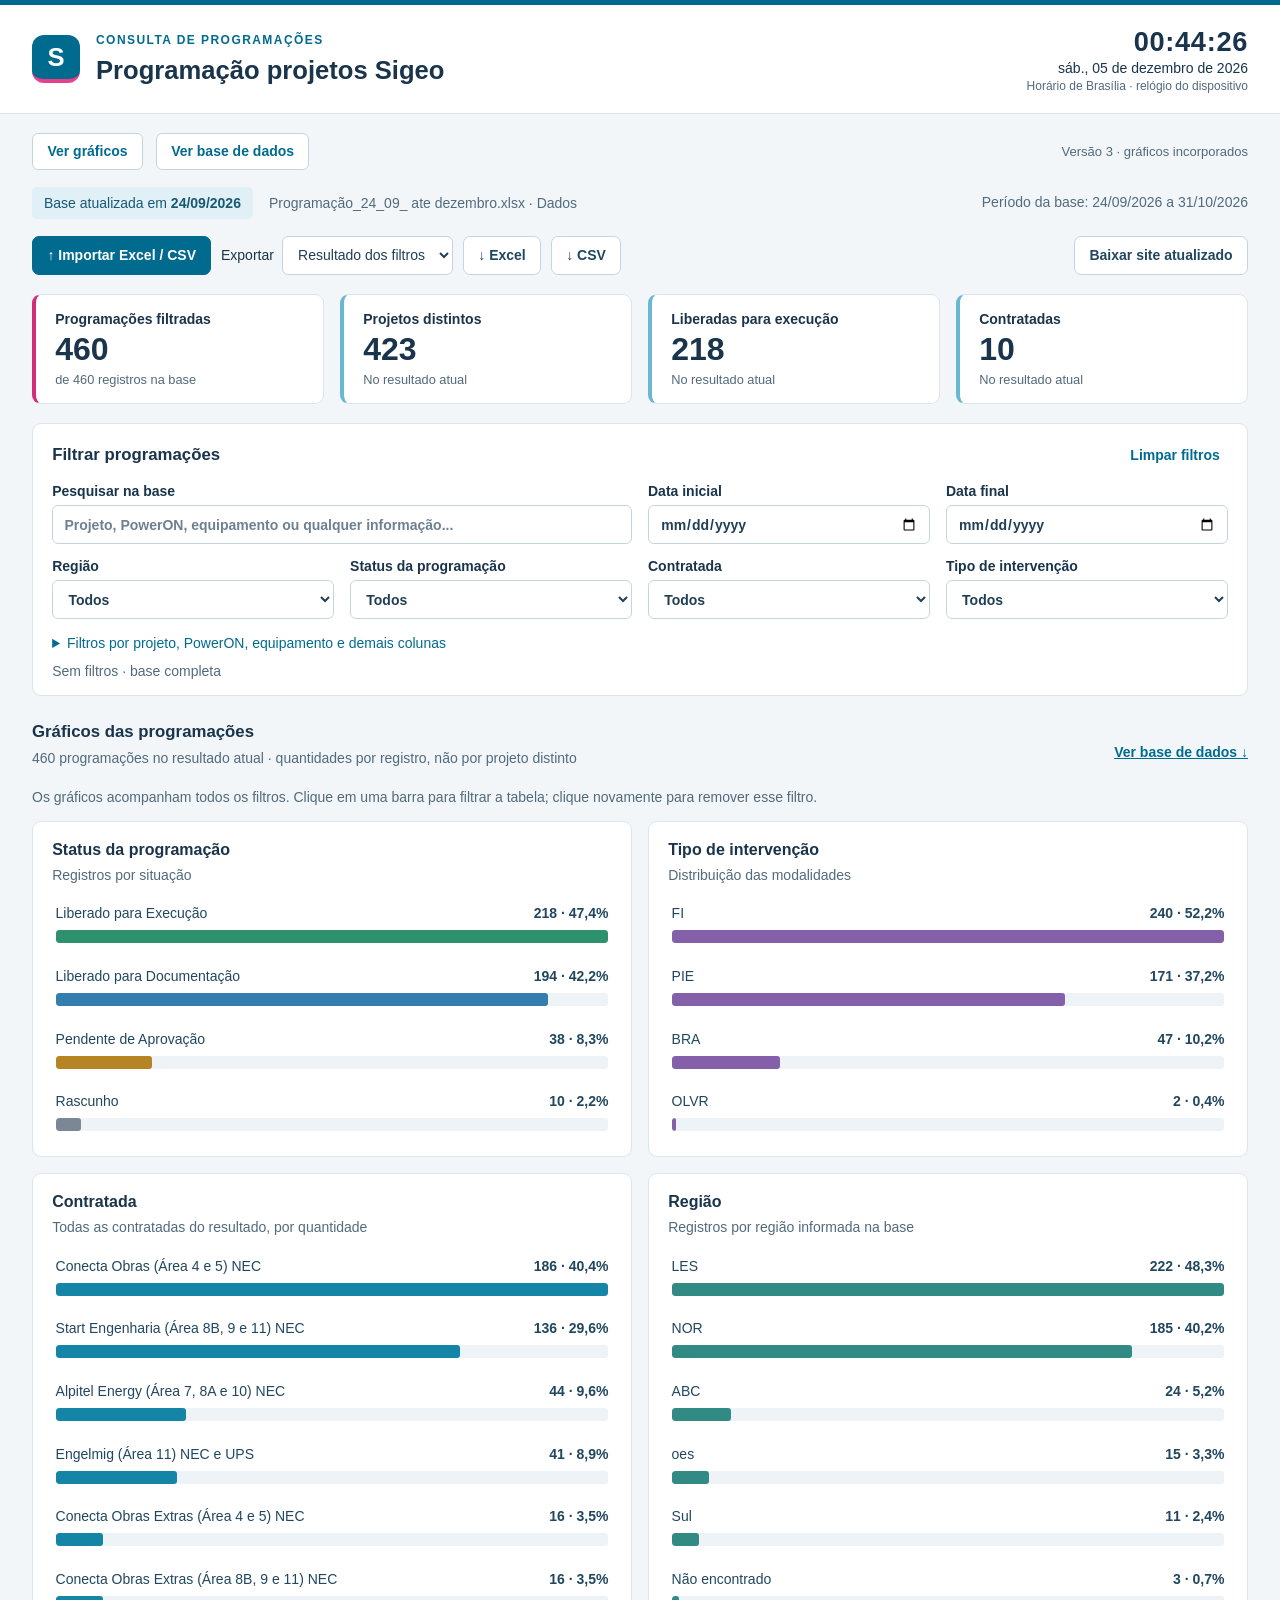
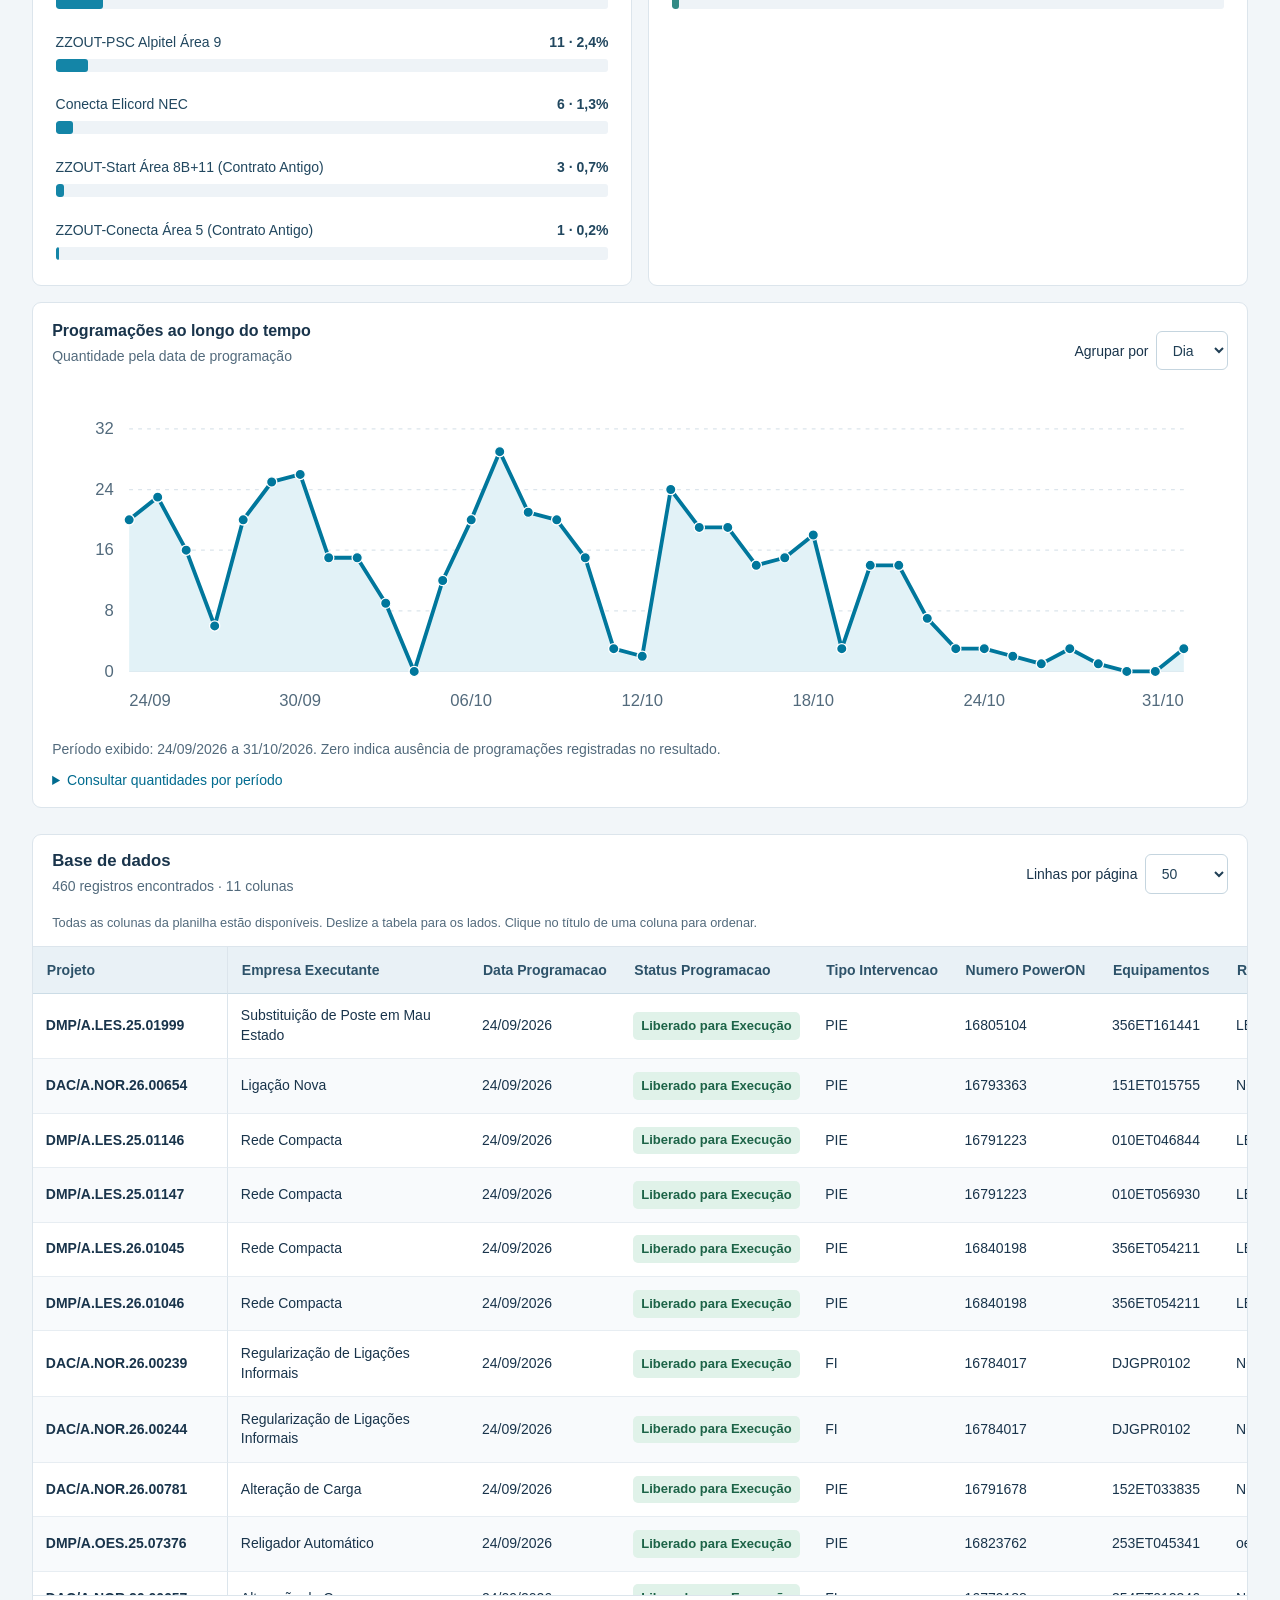
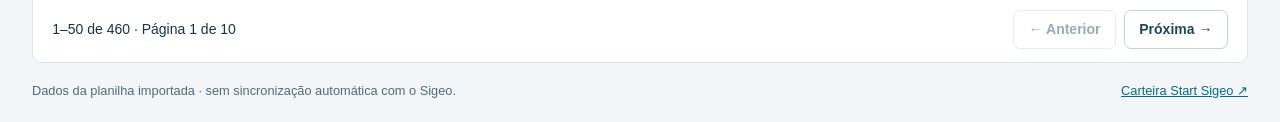
<file: index.html>
<!doctype html>
<html lang="pt-BR">
<head>
  <meta charset="utf-8"><meta name="viewport" content="width=device-width, initial-scale=1">
  <title>Programação projetos Sigeo</title>
  <meta name="description" content="Consulta das programações de projetos Sigeo com filtros e exportação da base de dados.">
  <link rel="icon" type="image/svg+xml" href="data:image/svg+xml,%3Csvg xmlns='http://www.w3.org/2000/svg' viewBox='0 0 32 32'%3E%3Crect width='32' height='32' rx='7' fill='%2300678a'/%3E%3Cpath d='M8 10h16v15H8zM8 15h16M12 7v6M20 7v6' fill='none' stroke='white' stroke-width='2'/%3E%3C/svg%3E">
  <style id="sigeo-styles">
:root{font-family:Segoe UI,Arial,sans-serif;color:#19344b;background:#f2f6f9;font-size:16px;--blue:#006b8f;--line:#dce5ec;--muted:#526a7c;--pink:#d32d79}*{box-sizing:border-box}body{margin:0}button,input,select{font:inherit}button,a,input,select,summary{touch-action:manipulation}button{padding:.65rem .9rem;border:1px solid #c5d5df;border-radius:7px;background:#fff;color:#21475f;cursor:pointer;font-weight:600;font-size:.875rem}button:hover{background:#edf6fb;border-color:#7eaac0}button:disabled{opacity:.45;cursor:default}.primary{background:var(--blue);color:white;border-color:var(--blue)}.primary:hover{background:#005372;color:white}button:focus-visible,a:focus-visible,summary:focus-visible{outline:3px solid #ea87b4;outline-offset:3px}input:focus,select:focus{outline:2px solid #83c7de;border-color:var(--blue)}.topbar{background:white;border-top:5px solid var(--blue);border-bottom:1px solid var(--line);padding:1.3rem 2rem;display:flex;justify-content:space-between;align-items:center;gap:1rem}.brand{display:flex;align-items:center;gap:1rem}.brand-icon{background:var(--blue);color:white;font-size:1.6rem;font-weight:750;width:48px;height:48px;display:grid;place-items:center;border-radius:12px;border-bottom:4px solid #e83f8c;flex-shrink:0}.eyebrow{font-size:.75rem;letter-spacing:.12em;color:var(--blue);font-weight:700;margin:0 0 .35rem}h1{font-size:1.6rem;margin:0;font-weight:650;line-height:1.25}h2{font-size:1.05rem;margin:0}p{line-height:1.5}.clockbox{display:grid;text-align:right;gap:.15rem;flex-shrink:0}.clockbox time{font-size:1.7rem;font-weight:650;font-variant-numeric:tabular-nums;letter-spacing:.025em}.clockbox span{font-size:.875rem}.clockbox small{font-size:.75rem;color:var(--muted)}main{max-width:1800px;margin:auto;padding:1.15rem 2rem 1.5rem}.sourcebar{display:flex;align-items:center;justify-content:space-between;gap:1rem;font-size:.875rem}.sourcebar>div{display:flex;flex-wrap:wrap;align-items:center;gap:.6rem 1rem}#source{color:var(--muted);overflow-wrap:anywhere}.stamp{background:#e0f0f6;color:#175972;padding:.5rem .75rem;border-radius:5px;white-space:nowrap}.sourcebar p{margin:.4rem 0;color:var(--muted)}.toolbar{display:flex;justify-content:space-between;gap:1rem;flex-wrap:wrap;align-items:center;margin:1rem 0 1.2rem}.actions{display:flex;align-items:center;flex-wrap:wrap;gap:.6rem}.inline{display:flex;align-items:center;gap:.5rem;font-size:.875rem;font-weight:500}.inline select{width:auto}.metrics{display:grid;grid-template-columns:repeat(4,1fr);gap:1rem;margin-bottom:1.2rem}.metrics article{background:#fff;border:1px solid var(--line);border-radius:9px;padding:1rem 1.2rem;display:grid;gap:.25rem;border-left:4px solid #68b8d2}.metrics article:first-child{border-left-color:var(--pink)}.metrics article span{font-size:.875rem;font-weight:600}.metrics strong{font-size:2rem;font-weight:650;font-variant-numeric:tabular-nums}.metrics small{color:var(--muted);font-size:.8rem}.panel{border:1px solid var(--line);background:white;border-radius:9px;margin-bottom:1.2rem;overflow:hidden}.filters{padding:1rem 1.2rem}.section-title{display:flex;align-items:center;justify-content:space-between;gap:1rem;margin-bottom:.85rem}.quiet{border:0;color:var(--blue);padding:.4rem .5rem}.filtergrid{display:grid;grid-template-columns:repeat(4,minmax(0,1fr));gap:.85rem 1rem}label{display:grid;gap:.4rem;font-size:.875rem;font-weight:600;min-width:0}input,select{padding:.6rem .7rem;background:white;border:1px solid #c5d5df;color:#203f55;border-radius:6px;min-width:0;width:100%;font-size:.875rem;min-height:39px}input::placeholder{color:#6d8190}.search{grid-column:span 2}.morefilters{margin-top:1rem}.morefilters summary{font-size:.875rem;color:var(--blue);cursor:pointer}.morefilters .filtergrid{margin-top:1rem}.activefilters{font-size:.875rem;color:var(--muted);margin-top:.75rem;display:flex;gap:.4rem;flex-wrap:wrap}.chip{padding:.25rem .5rem;background:#eaf4f9;border-radius:4px;color:#285971}.tableheading{padding:1rem 1.2rem;margin:0}.tableheading p{font-size:.875rem;color:var(--muted);margin:.3rem 0 0}.tablehint{margin:0;padding:0 1.2rem .9rem;font-size:.8rem;color:var(--muted)}.table-scroll{overflow:auto;max-height:650px;min-height:180px;border-top:1px solid var(--line);border-bottom:1px solid var(--line)}table{border-collapse:separate;border-spacing:0;min-width:1850px;width:100%;font-size:.875rem;text-align:left}th{position:sticky;top:0;background:#e9f1f6;z-index:2;border-bottom:1px solid #cbdce6;white-space:nowrap;color:#2d5269}th button{border:0;border-radius:0;background:transparent;padding:.85rem .8rem;width:100%;text-align:left;font-size:.875rem;color:inherit}td{border-bottom:1px solid #e7edf2;padding:.8rem;white-space:pre-wrap;max-width:320px;min-width:105px;line-height:1.4;overflow-wrap:anywhere}tbody tr:nth-child(even){background:#f8fafc}tbody tr:hover{background:#eff8fc}th:first-child,td:first-child{position:sticky;left:0;min-width:195px;z-index:1;border-right:1px solid var(--line);background:#fff;font-weight:600}th:first-child{z-index:3;background:#e9f1f6}tbody tr:nth-child(even) td:first-child{background:#f8fafc}td:nth-child(3),td:nth-child(9),td:nth-child(10){white-space:nowrap}td:nth-child(2){min-width:220px}td:last-child{min-width:270px}.status-pill{display:inline-block;padding:.3rem .5rem;border-radius:5px;white-space:nowrap;font-size:.8125rem;font-weight:600}.st-execution{background:#e0f2e9;color:#1c6347}.st-doc{background:#e2effb;color:#225b83}.st-pending{background:#fff1d2;color:#7a5415}.st-draft{background:#edf0f4;color:#535f6c}.pagination{display:flex;justify-content:space-between;align-items:center;padding:.85rem 1.2rem;gap:1rem;font-size:.875rem}.pagination>div{display:flex;gap:.5rem}footer{display:flex;justify-content:space-between;gap:1rem;font-size:.8rem;color:var(--muted)}a{color:var(--blue)}dialog{border:1px solid var(--line);border-radius:12px;width:590px;max-width:calc(100% - 2rem);padding:1.5rem;color:#19344b;box-shadow:0 20px 90px #102a4340}dialog::backdrop{background:#102a4380}dialog label{margin:1rem 0}dialog p{font-size:.875rem}.help{background:#edf6fb;padding:.8rem;border-radius:6px}.dialogactions{display:flex;justify-content:flex-end;gap:.7rem;margin-top:1.2rem}#toast{position:fixed;bottom:1.5rem;left:50%;transform:translateX(-50%);background:#163b52;color:white;border-radius:8px;padding:1rem 1.3rem;box-shadow:0 5px 25px #0003;z-index:10;max-width:90vw;font-size:.875rem}#toast.error{background:#8c2b3e}[hidden]{display:none!important}.empty{text-align:center;padding:3rem;color:var(--muted)}@media(min-width:1700px){.filtergrid{grid-template-columns:repeat(4,minmax(0,1fr))}}@media(max-width:950px){.topbar{padding:1.2rem}main{padding:1rem}.topbar h1{font-size:1.25rem}.metrics{gap:.6rem}.metrics article{padding:.85rem}.filtergrid{grid-template-columns:repeat(2,minmax(0,1fr))}.sourcebar{align-items:flex-start;flex-direction:column;gap:.3rem}.toolbar{align-items:flex-start}.clockbox small{max-width:160px}.tableheading{flex-wrap:wrap}}@media(max-width:600px){.topbar{align-items:flex-start;flex-direction:column}.clockbox{text-align:left;grid-template-columns:auto 1fr;align-items:center;gap:.3rem .8rem}.clockbox time{font-size:1.35rem}.clockbox small{grid-column:span 2;max-width:none}.metrics{grid-template-columns:repeat(2,1fr)}.metrics strong{font-size:1.6rem}.brand-icon{width:40px;height:40px}.filtergrid{grid-template-columns:1fr}.search{grid-column:auto}.toolbar>.actions{width:100%}.actions .inline{flex-basis:100%}.actions .inline select{flex:1}.pagination{flex-direction:column;align-items:flex-start}footer{flex-direction:column}.stamp{white-space:normal}h1{overflow-wrap:anywhere}.table-scroll{max-height:560px}}
/* Gráficos */
html{scroll-behavior:smooth}.chart-section{margin:1.6rem 0}.chart-section>.section-title{margin-bottom:.3rem}.chart-description{font-size:.875rem;color:var(--muted);margin:.35rem 0 .8rem;line-height:1.5}.table-link{font-size:.875rem;font-weight:600;white-space:nowrap}.chart-grid{display:grid;grid-template-columns:repeat(2,minmax(0,1fr));gap:1rem}.chart-card{padding:1.2rem;margin:0;min-width:0}.chart-card h3{font-size:1rem;margin:0}.bar-chart{display:grid;gap:.75rem;align-content:start}.chart-bar-button{display:grid;gap:.45rem;width:100%;text-align:left;padding:.3rem .15rem;border:1px solid transparent;border-radius:5px;background:transparent;font-weight:400}.chart-bar-button:hover{background:#f0f7fa;border-color:#c5dce7}.chart-bar-heading{display:flex;align-items:baseline;justify-content:space-between;gap:.6rem}.chart-bar-label{font-size:.875rem;line-height:1.35;overflow-wrap:anywhere}.chart-bar-number{font-size:.875rem;font-weight:650;white-space:nowrap;font-variant-numeric:tabular-nums}.chart-bar-track{display:block;width:100%;height:13px;background:#eef3f7;border-radius:3px;overflow:hidden}.chart-bar-fill{height:100%;display:block;border-radius:3px}.timeline-card{grid-column:1/-1}.timeline-scroll{overflow-x:auto;width:100%}.timeline-scroll svg{display:block;width:100%;min-width:620px;height:auto;max-height:340px;font-family:Segoe UI,Arial,sans-serif}.chart-empty{min-height:90px;display:grid;place-items:center;color:var(--muted);font-size:.875rem}.timeline-values summary{font-size:.875rem;cursor:pointer;color:var(--blue)}.timeline-value-grid{display:grid;grid-template-columns:repeat(auto-fill,minmax(160px,1fr));gap:.5rem;margin-top:.8rem}.timeline-value{display:flex;justify-content:space-between;gap:.5rem;padding:.6rem .8rem;background:#f4f8fb;border-radius:4px;font-size:.875rem}.timeline-value strong{font-variant-numeric:tabular-nums}#dataPanel{scroll-margin-top:1rem}@media(max-width:700px){.chart-grid{grid-template-columns:1fr}.timeline-card{grid-column:auto}.chart-card{padding:1rem}.chart-card .section-title{flex-wrap:wrap}.chart-section>.section-title{align-items:flex-start;flex-wrap:wrap}.chart-bar-heading{gap:.5rem}.chart-bar-number{font-size:.8125rem}}@media(prefers-reduced-motion:reduce){html{scroll-behavior:auto}}

.view-links{display:flex;gap:.8rem;flex-wrap:wrap;align-items:center;margin-bottom:1rem;font-size:.875rem}.view-links a{display:inline-block;background:#fff;border:1px solid #c5d5df;border-radius:6px;padding:.6rem .9rem;text-decoration:none;font-weight:600}.view-links span{margin-left:auto;color:#526a7c;font-size:.8125rem}.load-warning{background:#fff0db;color:#7b4914;border:1px solid #e6c58e;border-radius:6px;padding:.8rem;margin-bottom:1rem}#chartsSection{scroll-margin-top:1rem}

</style>
  
</head>
<body>
<header class="topbar"><div class="brand"><div class="brand-icon" aria-hidden="true">S</div><div><p class="eyebrow">CONSULTA DE PROGRAMAÇÕES</p><h1>Programação projetos Sigeo</h1></div></div><div class="clockbox"><time id="clock">--:--:--</time><span id="today"></span><small>Horário de Brasília · relógio do dispositivo</small></div></header>
<main>
<div id="loadWarning" class="load-warning" role="alert" hidden></div>
<nav class="view-links" aria-label="Atalhos"><a href="#chartsSection">Ver gráficos</a><a href="#dataPanel">Ver base de dados</a><span>Versão 3 · gráficos incorporados</span></nav>
  <section class="sourcebar" aria-label="Informações da base"><div><span class="stamp">Base atualizada em <strong id="updated">24/09/2026</strong></span><span id="source">Programação_24_09_ ate dezembro.xlsx · Dados</span></div><p id="coverage">Período da base: 24/09/2026 a 31/10/2026</p></section>
  <section class="toolbar" aria-label="Importação e exportação"><div class="actions"><button id="importOpen" class="primary">↑ Importar Excel / CSV</button><label class="inline">Exportar<select id="exportScope"><option value="filtered">Resultado dos filtros</option><option value="all">Base completa</option></select></label><button id="exportXlsx">↓ Excel</button><button id="exportCsv">↓ CSV</button></div><button id="publishData" title="Baixa o index.html completo para substituir no GitHub">Baixar site atualizado</button></section>
  <section class="metrics" aria-label="Resumo do resultado"><article><span>Programações filtradas</span><strong id="countRows">460</strong><small id="countTotal">de 460 registros na base</small></article><article><span>Projetos distintos</span><strong id="countProjects">423</strong><small>No resultado atual</small></article><article><span>Liberadas para execução</span><strong id="countReleased">218</strong><small>No resultado atual</small></article><article><span>Contratadas</span><strong id="countCompanies">10</strong><small>No resultado atual</small></article></section>
  <section class="panel filters"><div class="section-title"><h2>Filtrar programações</h2><button id="clear" class="quiet">Limpar filtros</button></div>
    <div class="filtergrid"><label class="search">Pesquisar na base<input id="search" type="search" placeholder="Projeto, PowerON, equipamento ou qualquer informação..."></label><label>Data inicial<input id="dateFrom" type="date"></label><label>Data final<input id="dateTo" type="date"></label><label>Região<select id="region"></select></label><label>Status da programação<select id="status"></select></label><label>Contratada<select id="company"></select></label><label>Tipo de intervenção<select id="type"></select></label></div>
    <details class="morefilters"><summary>Filtros por projeto, PowerON, equipamento e demais colunas</summary><div class="filtergrid" id="columnFilters"></div></details>
    <div id="activeFilters" class="activefilters" aria-live="polite"></div>
  </section>
  <section id="chartsSection" class="chart-section" aria-labelledby="chartsTitle"><div class="section-title"><div><h2 id="chartsTitle">Gráficos das programações</h2><p id="chartSummary" class="chart-description" aria-live="polite">460 programações no resultado atual · quantidades por registro, não por projeto distinto</p></div><a href="#dataPanel" class="table-link">Ver base de dados ↓</a></div>
    <p class="chart-description">Os gráficos acompanham todos os filtros. Clique em uma barra para filtrar a tabela; clique novamente para remover esse filtro.</p>
    <div class="chart-grid">
      <article class="panel chart-card"><h3>Status da programação</h3><p class="chart-description">Registros por situação</p><div id="statusChart" class="bar-chart"><button aria-label="Liberado para Execução: 218 programações, 47,4%. Filtrar." class="chart-bar-button" type="button" title="Liberado para Execução: 218 programações (47,4%)"><span class="chart-bar-heading"><span class="chart-bar-label">Liberado para Execução</span><span class="chart-bar-number">218 · 47,4%</span></span><span aria-hidden="true" class="chart-bar-track"><span style="width:100%;background:#2d916d" class="chart-bar-fill"></span></span></button><button aria-label="Liberado para Documentação: 194 programações, 42,2%. Filtrar." class="chart-bar-button" type="button" title="Liberado para Documentação: 194 programações (42,2%)"><span class="chart-bar-heading"><span class="chart-bar-label">Liberado para Documentação</span><span class="chart-bar-number">194 · 42,2%</span></span><span aria-hidden="true" class="chart-bar-track"><span style="width:88.9908256880734%;background:#347daf" class="chart-bar-fill"></span></span></button><button aria-label="Pendente de Aprovação: 38 programações, 8,3%. Filtrar." class="chart-bar-button" type="button" title="Pendente de Aprovação: 38 programações (8,3%)"><span class="chart-bar-heading"><span class="chart-bar-label">Pendente de Aprovação</span><span class="chart-bar-number">38 · 8,3%</span></span><span aria-hidden="true" class="chart-bar-track"><span style="width:17.431192660550458%;background:#b78423" class="chart-bar-fill"></span></span></button><button aria-label="Rascunho: 10 programações, 2,2%. Filtrar." class="chart-bar-button" type="button" title="Rascunho: 10 programações (2,2%)"><span class="chart-bar-heading"><span class="chart-bar-label">Rascunho</span><span class="chart-bar-number">10 · 2,2%</span></span><span aria-hidden="true" class="chart-bar-track"><span style="width:4.587155963302752%;background:#7c8795" class="chart-bar-fill"></span></span></button></div></article>
      <article class="panel chart-card"><h3>Tipo de intervenção</h3><p class="chart-description">Distribuição das modalidades</p><div id="typeChart" class="bar-chart"><button aria-label="FI: 240 programações, 52,2%. Filtrar." class="chart-bar-button" type="button" title="FI: 240 programações (52,2%)"><span class="chart-bar-heading"><span class="chart-bar-label">FI</span><span class="chart-bar-number">240 · 52,2%</span></span><span aria-hidden="true" class="chart-bar-track"><span style="width:100%;background:#8460aa" class="chart-bar-fill"></span></span></button><button aria-label="PIE: 171 programações, 37,2%. Filtrar." class="chart-bar-button" type="button" title="PIE: 171 programações (37,2%)"><span class="chart-bar-heading"><span class="chart-bar-label">PIE</span><span class="chart-bar-number">171 · 37,2%</span></span><span aria-hidden="true" class="chart-bar-track"><span style="width:71.25%;background:#8460aa" class="chart-bar-fill"></span></span></button><button aria-label="BRA: 47 programações, 10,2%. Filtrar." class="chart-bar-button" type="button" title="BRA: 47 programações (10,2%)"><span class="chart-bar-heading"><span class="chart-bar-label">BRA</span><span class="chart-bar-number">47 · 10,2%</span></span><span aria-hidden="true" class="chart-bar-track"><span style="width:19.583333333333332%;background:#8460aa" class="chart-bar-fill"></span></span></button><button aria-label="OLVR: 2 programações, 0,4%. Filtrar." class="chart-bar-button" type="button" title="OLVR: 2 programações (0,4%)"><span class="chart-bar-heading"><span class="chart-bar-label">OLVR</span><span class="chart-bar-number">2 · 0,4%</span></span><span aria-hidden="true" class="chart-bar-track"><span style="width:0.8333333333333334%;background:#8460aa" class="chart-bar-fill"></span></span></button></div></article>
      <article class="panel chart-card"><h3>Contratada</h3><p class="chart-description">Todas as contratadas do resultado, por quantidade</p><div id="companyChart" class="bar-chart"><button aria-label="Conecta Obras (Área 4 e 5) NEC: 186 programações, 40,4%. Filtrar." class="chart-bar-button" type="button" title="Conecta Obras (Área 4 e 5) NEC: 186 programações (40,4%)"><span class="chart-bar-heading"><span class="chart-bar-label">Conecta Obras (Área 4 e 5) NEC</span><span class="chart-bar-number">186 · 40,4%</span></span><span aria-hidden="true" class="chart-bar-track"><span style="width:100%;background:#1485a7" class="chart-bar-fill"></span></span></button><button aria-label="Start Engenharia (Área 8B, 9  e 11) NEC: 136 programações, 29,6%. Filtrar." class="chart-bar-button" type="button" title="Start Engenharia (Área 8B, 9  e 11) NEC: 136 programações (29,6%)"><span class="chart-bar-heading"><span class="chart-bar-label">Start Engenharia (Área 8B, 9  e 11) NEC</span><span class="chart-bar-number">136 · 29,6%</span></span><span aria-hidden="true" class="chart-bar-track"><span style="width:73.11827956989248%;background:#1485a7" class="chart-bar-fill"></span></span></button><button aria-label="Alpitel Energy (Área 7, 8A e 10) NEC: 44 programações, 9,6%. Filtrar." class="chart-bar-button" type="button" title="Alpitel Energy (Área 7, 8A e 10) NEC: 44 programações (9,6%)"><span class="chart-bar-heading"><span class="chart-bar-label">Alpitel Energy (Área 7, 8A e 10) NEC</span><span class="chart-bar-number">44 · 9,6%</span></span><span aria-hidden="true" class="chart-bar-track"><span style="width:23.655913978494624%;background:#1485a7" class="chart-bar-fill"></span></span></button><button aria-label="Engelmig (Área 11) NEC e UPS: 41 programações, 8,9%. Filtrar." class="chart-bar-button" type="button" title="Engelmig (Área 11) NEC e UPS: 41 programações (8,9%)"><span class="chart-bar-heading"><span class="chart-bar-label">Engelmig (Área 11) NEC e UPS</span><span class="chart-bar-number">41 · 8,9%</span></span><span aria-hidden="true" class="chart-bar-track"><span style="width:22.043010752688172%;background:#1485a7" class="chart-bar-fill"></span></span></button><button aria-label="Conecta Obras Extras (Área 4 e 5) NEC: 16 programações, 3,5%. Filtrar." class="chart-bar-button" type="button" title="Conecta Obras Extras (Área 4 e 5) NEC: 16 programações (3,5%)"><span class="chart-bar-heading"><span class="chart-bar-label">Conecta Obras Extras (Área 4 e 5) NEC</span><span class="chart-bar-number">16 · 3,5%</span></span><span aria-hidden="true" class="chart-bar-track"><span style="width:8.60215053763441%;background:#1485a7" class="chart-bar-fill"></span></span></button><button aria-label="Conecta Obras Extras (Área 8B, 9 e 11) NEC: 16 programações, 3,5%. Filtrar." class="chart-bar-button" type="button" title="Conecta Obras Extras (Área 8B, 9 e 11) NEC: 16 programações (3,5%)"><span class="chart-bar-heading"><span class="chart-bar-label">Conecta Obras Extras (Área 8B, 9 e 11) NEC</span><span class="chart-bar-number">16 · 3,5%</span></span><span aria-hidden="true" class="chart-bar-track"><span style="width:8.60215053763441%;background:#1485a7" class="chart-bar-fill"></span></span></button><button aria-label="ZZOUT-PSC Alpitel Área 9: 11 programações, 2,4%. Filtrar." class="chart-bar-button" type="button" title="ZZOUT-PSC Alpitel Área 9: 11 programações (2,4%)"><span class="chart-bar-heading"><span class="chart-bar-label">ZZOUT-PSC Alpitel Área 9</span><span class="chart-bar-number">11 · 2,4%</span></span><span aria-hidden="true" class="chart-bar-track"><span style="width:5.913978494623656%;background:#1485a7" class="chart-bar-fill"></span></span></button><button aria-label="Conecta Elicord NEC: 6 programações, 1,3%. Filtrar." class="chart-bar-button" type="button" title="Conecta Elicord NEC: 6 programações (1,3%)"><span class="chart-bar-heading"><span class="chart-bar-label">Conecta Elicord NEC</span><span class="chart-bar-number">6 · 1,3%</span></span><span aria-hidden="true" class="chart-bar-track"><span style="width:3.225806451612903%;background:#1485a7" class="chart-bar-fill"></span></span></button><button aria-label="ZZOUT-Start Área 8B+11 (Contrato Antigo): 3 programações, 0,7%. Filtrar." class="chart-bar-button" type="button" title="ZZOUT-Start Área 8B+11 (Contrato Antigo): 3 programações (0,7%)"><span class="chart-bar-heading"><span class="chart-bar-label">ZZOUT-Start Área 8B+11 (Contrato Antigo)</span><span class="chart-bar-number">3 · 0,7%</span></span><span aria-hidden="true" class="chart-bar-track"><span style="width:1.6129032258064515%;background:#1485a7" class="chart-bar-fill"></span></span></button><button aria-label="ZZOUT-Conecta Área 5 (Contrato Antigo): 1 programações, 0,2%. Filtrar." class="chart-bar-button" type="button" title="ZZOUT-Conecta Área 5 (Contrato Antigo): 1 programações (0,2%)"><span class="chart-bar-heading"><span class="chart-bar-label">ZZOUT-Conecta Área 5 (Contrato Antigo)</span><span class="chart-bar-number">1 · 0,2%</span></span><span aria-hidden="true" class="chart-bar-track"><span style="width:0.5376344086021506%;background:#1485a7" class="chart-bar-fill"></span></span></button></div></article>
      <article class="panel chart-card"><h3>Região</h3><p class="chart-description">Registros por região informada na base</p><div id="regionChart" class="bar-chart"><button aria-label="LES: 222 programações, 48,3%. Filtrar." class="chart-bar-button" type="button" title="LES: 222 programações (48,3%)"><span class="chart-bar-heading"><span class="chart-bar-label">LES</span><span class="chart-bar-number">222 · 48,3%</span></span><span aria-hidden="true" class="chart-bar-track"><span style="width:100%;background:#328a85" class="chart-bar-fill"></span></span></button><button aria-label="NOR: 185 programações, 40,2%. Filtrar." class="chart-bar-button" type="button" title="NOR: 185 programações (40,2%)"><span class="chart-bar-heading"><span class="chart-bar-label">NOR</span><span class="chart-bar-number">185 · 40,2%</span></span><span aria-hidden="true" class="chart-bar-track"><span style="width:83.33333333333334%;background:#328a85" class="chart-bar-fill"></span></span></button><button aria-label="ABC: 24 programações, 5,2%. Filtrar." class="chart-bar-button" type="button" title="ABC: 24 programações (5,2%)"><span class="chart-bar-heading"><span class="chart-bar-label">ABC</span><span class="chart-bar-number">24 · 5,2%</span></span><span aria-hidden="true" class="chart-bar-track"><span style="width:10.81081081081081%;background:#328a85" class="chart-bar-fill"></span></span></button><button aria-label="oes: 15 programações, 3,3%. Filtrar." class="chart-bar-button" type="button" title="oes: 15 programações (3,3%)"><span class="chart-bar-heading"><span class="chart-bar-label">oes</span><span class="chart-bar-number">15 · 3,3%</span></span><span aria-hidden="true" class="chart-bar-track"><span style="width:6.756756756756757%;background:#328a85" class="chart-bar-fill"></span></span></button><button aria-label="Sul: 11 programações, 2,4%. Filtrar." class="chart-bar-button" type="button" title="Sul: 11 programações (2,4%)"><span class="chart-bar-heading"><span class="chart-bar-label">Sul</span><span class="chart-bar-number">11 · 2,4%</span></span><span aria-hidden="true" class="chart-bar-track"><span style="width:4.954954954954955%;background:#328a85" class="chart-bar-fill"></span></span></button><button aria-label="Não encontrado: 3 programações, 0,7%. Filtrar." class="chart-bar-button" type="button" title="Não encontrado: 3 programações (0,7%)"><span class="chart-bar-heading"><span class="chart-bar-label">Não encontrado</span><span class="chart-bar-number">3 · 0,7%</span></span><span aria-hidden="true" class="chart-bar-track"><span style="width:1.3513513513513513%;background:#328a85" class="chart-bar-fill"></span></span></button></div></article>
      <article class="panel chart-card timeline-card"><div class="section-title"><div><h3>Programações ao longo do tempo</h3><p class="chart-description">Quantidade pela data de programação</p></div><label class="inline">Agrupar por<select id="chartPeriod"><option value="day">Dia</option><option value="month">Mês</option></select></label></div><div id="timelineChart" class="timeline-scroll"><svg viewBox="0 0 900 265" role="img" aria-label="Programações por dia. 460 registros entre 24/09/2026 e 31/10/2026. Quantidades disponíveis abaixo do gráfico."><title>Quantidade de programações por período</title><line x1="52" x2="874" y1="217" y2="217" stroke="#dce5ec" stroke-dasharray="0"></line><text x="40" y="221" text-anchor="end" fill="#526a7c" font-size="13">0</text><line x1="52" x2="874" y1="169.75" y2="169.75" stroke="#dce5ec" stroke-dasharray="3 4"></line><text x="40" y="173.75" text-anchor="end" fill="#526a7c" font-size="13">8</text><line x1="52" x2="874" y1="122.5" y2="122.5" stroke="#dce5ec" stroke-dasharray="3 4"></line><text x="40" y="126.5" text-anchor="end" fill="#526a7c" font-size="13">16</text><line x1="52" x2="874" y1="75.25" y2="75.25" stroke="#dce5ec" stroke-dasharray="3 4"></line><text x="40" y="79.25" text-anchor="end" fill="#526a7c" font-size="13">24</text><line x1="52" x2="874" y1="28" y2="28" stroke="#dce5ec" stroke-dasharray="3 4"></line><text x="40" y="32" text-anchor="end" fill="#526a7c" font-size="13">32</text><polygon points="52,217 52,98.875 74.21621621621622,81.15625 96.43243243243244,122.5 118.64864864864865,181.5625 140.86486486486487,98.875 163.0810810810811,69.34375 185.2972972972973,63.4375 207.51351351351352,128.40625 229.72972972972974,128.40625 251.94594594594597,163.84375 274.1621621621622,217 296.3783783783784,146.125 318.5945945945946,98.875 340.81081081081084,45.71875 363.02702702702703,92.96875 385.2432432432433,98.875 407.4594594594595,128.40625 429.6756756756757,199.28125 451.89189189189193,205.1875 474.10810810810807,75.25 496.3243243243243,104.78125 518.5405405405405,104.78125 540.7567567567568,134.3125 562.9729729729729,128.40625 585.1891891891892,110.6875 607.4054054054054,199.28125 629.6216216216217,134.3125 651.8378378378378,134.3125 674.0540540540541,175.65625 696.2702702702703,199.28125 718.4864864864866,199.28125 740.7027027027027,205.1875 762.918918918919,211.09375 785.1351351351351,199.28125 807.3513513513514,211.09375 829.5675675675676,217 851.7837837837839,217 874,199.28125 874,217" fill="#e2f2f7"></polygon><polyline points="52,98.875 74.21621621621622,81.15625 96.43243243243244,122.5 118.64864864864865,181.5625 140.86486486486487,98.875 163.0810810810811,69.34375 185.2972972972973,63.4375 207.51351351351352,128.40625 229.72972972972974,128.40625 251.94594594594597,163.84375 274.1621621621622,217 296.3783783783784,146.125 318.5945945945946,98.875 340.81081081081084,45.71875 363.02702702702703,92.96875 385.2432432432433,98.875 407.4594594594595,128.40625 429.6756756756757,199.28125 451.89189189189193,205.1875 474.10810810810807,75.25 496.3243243243243,104.78125 518.5405405405405,104.78125 540.7567567567568,134.3125 562.9729729729729,128.40625 585.1891891891892,110.6875 607.4054054054054,199.28125 629.6216216216217,134.3125 651.8378378378378,134.3125 674.0540540540541,175.65625 696.2702702702703,199.28125 718.4864864864866,199.28125 740.7027027027027,205.1875 762.918918918919,211.09375 785.1351351351351,199.28125 807.3513513513514,211.09375 829.5675675675676,217 851.7837837837839,217 874,199.28125" fill="none" stroke="#00779c" stroke-width="3" stroke-linejoin="round"></polyline><circle cx="52" cy="98.875" r="4" fill="#00779c" stroke="white" stroke-width="1"><title>24/09/2026: 20 programações</title></circle><text x="52" y="244" text-anchor="start" fill="#526a7c" font-size="13">24/09</text><circle cx="74.21621621621622" cy="81.15625" r="4" fill="#00779c" stroke="white" stroke-width="1"><title>25/09/2026: 23 programações</title></circle><circle cx="96.43243243243244" cy="122.5" r="4" fill="#00779c" stroke="white" stroke-width="1"><title>26/09/2026: 16 programações</title></circle><circle cx="118.64864864864865" cy="181.5625" r="4" fill="#00779c" stroke="white" stroke-width="1"><title>27/09/2026: 6 programações</title></circle><circle cx="140.86486486486487" cy="98.875" r="4" fill="#00779c" stroke="white" stroke-width="1"><title>28/09/2026: 20 programações</title></circle><circle cx="163.0810810810811" cy="69.34375" r="4" fill="#00779c" stroke="white" stroke-width="1"><title>29/09/2026: 25 programações</title></circle><circle cx="185.2972972972973" cy="63.4375" r="4" fill="#00779c" stroke="white" stroke-width="1"><title>30/09/2026: 26 programações</title></circle><text x="185.2972972972973" y="244" text-anchor="middle" fill="#526a7c" font-size="13">30/09</text><circle cx="207.51351351351352" cy="128.40625" r="4" fill="#00779c" stroke="white" stroke-width="1"><title>01/10/2026: 15 programações</title></circle><circle cx="229.72972972972974" cy="128.40625" r="4" fill="#00779c" stroke="white" stroke-width="1"><title>02/10/2026: 15 programações</title></circle><circle cx="251.94594594594597" cy="163.84375" r="4" fill="#00779c" stroke="white" stroke-width="1"><title>03/10/2026: 9 programações</title></circle><circle cx="274.1621621621622" cy="217" r="4" fill="#00779c" stroke="white" stroke-width="1"><title>04/10/2026: 0 programações</title></circle><circle cx="296.3783783783784" cy="146.125" r="4" fill="#00779c" stroke="white" stroke-width="1"><title>05/10/2026: 12 programações</title></circle><circle cx="318.5945945945946" cy="98.875" r="4" fill="#00779c" stroke="white" stroke-width="1"><title>06/10/2026: 20 programações</title></circle><text x="318.5945945945946" y="244" text-anchor="middle" fill="#526a7c" font-size="13">06/10</text><circle cx="340.81081081081084" cy="45.71875" r="4" fill="#00779c" stroke="white" stroke-width="1"><title>07/10/2026: 29 programações</title></circle><circle cx="363.02702702702703" cy="92.96875" r="4" fill="#00779c" stroke="white" stroke-width="1"><title>08/10/2026: 21 programações</title></circle><circle cx="385.2432432432433" cy="98.875" r="4" fill="#00779c" stroke="white" stroke-width="1"><title>09/10/2026: 20 programações</title></circle><circle cx="407.4594594594595" cy="128.40625" r="4" fill="#00779c" stroke="white" stroke-width="1"><title>10/10/2026: 15 programações</title></circle><circle cx="429.6756756756757" cy="199.28125" r="4" fill="#00779c" stroke="white" stroke-width="1"><title>11/10/2026: 3 programações</title></circle><circle cx="451.89189189189193" cy="205.1875" r="4" fill="#00779c" stroke="white" stroke-width="1"><title>12/10/2026: 2 programações</title></circle><text x="451.89189189189193" y="244" text-anchor="middle" fill="#526a7c" font-size="13">12/10</text><circle cx="474.10810810810807" cy="75.25" r="4" fill="#00779c" stroke="white" stroke-width="1"><title>13/10/2026: 24 programações</title></circle><circle cx="496.3243243243243" cy="104.78125" r="4" fill="#00779c" stroke="white" stroke-width="1"><title>14/10/2026: 19 programações</title></circle><circle cx="518.5405405405405" cy="104.78125" r="4" fill="#00779c" stroke="white" stroke-width="1"><title>15/10/2026: 19 programações</title></circle><circle cx="540.7567567567568" cy="134.3125" r="4" fill="#00779c" stroke="white" stroke-width="1"><title>16/10/2026: 14 programações</title></circle><circle cx="562.9729729729729" cy="128.40625" r="4" fill="#00779c" stroke="white" stroke-width="1"><title>17/10/2026: 15 programações</title></circle><circle cx="585.1891891891892" cy="110.6875" r="4" fill="#00779c" stroke="white" stroke-width="1"><title>18/10/2026: 18 programações</title></circle><text x="585.1891891891892" y="244" text-anchor="middle" fill="#526a7c" font-size="13">18/10</text><circle cx="607.4054054054054" cy="199.28125" r="4" fill="#00779c" stroke="white" stroke-width="1"><title>19/10/2026: 3 programações</title></circle><circle cx="629.6216216216217" cy="134.3125" r="4" fill="#00779c" stroke="white" stroke-width="1"><title>20/10/2026: 14 programações</title></circle><circle cx="651.8378378378378" cy="134.3125" r="4" fill="#00779c" stroke="white" stroke-width="1"><title>21/10/2026: 14 programações</title></circle><circle cx="674.0540540540541" cy="175.65625" r="4" fill="#00779c" stroke="white" stroke-width="1"><title>22/10/2026: 7 programações</title></circle><circle cx="696.2702702702703" cy="199.28125" r="4" fill="#00779c" stroke="white" stroke-width="1"><title>23/10/2026: 3 programações</title></circle><circle cx="718.4864864864866" cy="199.28125" r="4" fill="#00779c" stroke="white" stroke-width="1"><title>24/10/2026: 3 programações</title></circle><text x="718.4864864864866" y="244" text-anchor="middle" fill="#526a7c" font-size="13">24/10</text><circle cx="740.7027027027027" cy="205.1875" r="4" fill="#00779c" stroke="white" stroke-width="1"><title>25/10/2026: 2 programações</title></circle><circle cx="762.918918918919" cy="211.09375" r="4" fill="#00779c" stroke="white" stroke-width="1"><title>26/10/2026: 1 programações</title></circle><circle cx="785.1351351351351" cy="199.28125" r="4" fill="#00779c" stroke="white" stroke-width="1"><title>27/10/2026: 3 programações</title></circle><circle cx="807.3513513513514" cy="211.09375" r="4" fill="#00779c" stroke="white" stroke-width="1"><title>28/10/2026: 1 programações</title></circle><circle cx="829.5675675675676" cy="217" r="4" fill="#00779c" stroke="white" stroke-width="1"><title>29/10/2026: 0 programações</title></circle><circle cx="851.7837837837839" cy="217" r="4" fill="#00779c" stroke="white" stroke-width="1"><title>30/10/2026: 0 programações</title></circle><circle cx="874" cy="199.28125" r="4" fill="#00779c" stroke="white" stroke-width="1"><title>31/10/2026: 3 programações</title></circle><text x="874" y="244" text-anchor="end" fill="#526a7c" font-size="13">31/10</text></svg></div><p id="timelineNote" class="chart-description">Período exibido: 24/09/2026 a 31/10/2026. Zero indica ausência de programações registradas no resultado.</p><details class="timeline-values"><summary>Consultar quantidades por período</summary><div id="timelineValues" class="timeline-value-grid"><div class="timeline-value"><span>24/09/2026</span><strong>20</strong></div><div class="timeline-value"><span>25/09/2026</span><strong>23</strong></div><div class="timeline-value"><span>26/09/2026</span><strong>16</strong></div><div class="timeline-value"><span>27/09/2026</span><strong>6</strong></div><div class="timeline-value"><span>28/09/2026</span><strong>20</strong></div><div class="timeline-value"><span>29/09/2026</span><strong>25</strong></div><div class="timeline-value"><span>30/09/2026</span><strong>26</strong></div><div class="timeline-value"><span>01/10/2026</span><strong>15</strong></div><div class="timeline-value"><span>02/10/2026</span><strong>15</strong></div><div class="timeline-value"><span>03/10/2026</span><strong>9</strong></div><div class="timeline-value"><span>04/10/2026</span><strong>0</strong></div><div class="timeline-value"><span>05/10/2026</span><strong>12</strong></div><div class="timeline-value"><span>06/10/2026</span><strong>20</strong></div><div class="timeline-value"><span>07/10/2026</span><strong>29</strong></div><div class="timeline-value"><span>08/10/2026</span><strong>21</strong></div><div class="timeline-value"><span>09/10/2026</span><strong>20</strong></div><div class="timeline-value"><span>10/10/2026</span><strong>15</strong></div><div class="timeline-value"><span>11/10/2026</span><strong>3</strong></div><div class="timeline-value"><span>12/10/2026</span><strong>2</strong></div><div class="timeline-value"><span>13/10/2026</span><strong>24</strong></div><div class="timeline-value"><span>14/10/2026</span><strong>19</strong></div><div class="timeline-value"><span>15/10/2026</span><strong>19</strong></div><div class="timeline-value"><span>16/10/2026</span><strong>14</strong></div><div class="timeline-value"><span>17/10/2026</span><strong>15</strong></div><div class="timeline-value"><span>18/10/2026</span><strong>18</strong></div><div class="timeline-value"><span>19/10/2026</span><strong>3</strong></div><div class="timeline-value"><span>20/10/2026</span><strong>14</strong></div><div class="timeline-value"><span>21/10/2026</span><strong>14</strong></div><div class="timeline-value"><span>22/10/2026</span><strong>7</strong></div><div class="timeline-value"><span>23/10/2026</span><strong>3</strong></div><div class="timeline-value"><span>24/10/2026</span><strong>3</strong></div><div class="timeline-value"><span>25/10/2026</span><strong>2</strong></div><div class="timeline-value"><span>26/10/2026</span><strong>1</strong></div><div class="timeline-value"><span>27/10/2026</span><strong>3</strong></div><div class="timeline-value"><span>28/10/2026</span><strong>1</strong></div><div class="timeline-value"><span>29/10/2026</span><strong>0</strong></div><div class="timeline-value"><span>30/10/2026</span><strong>0</strong></div><div class="timeline-value"><span>31/10/2026</span><strong>3</strong></div></div></details></article>
    </div>
  </section>
  <section id="dataPanel" class="panel data-panel"><div class="section-title tableheading"><div><h2>Base de dados</h2><p id="tableSummary" aria-live="polite">460 registros encontrados · 11 colunas</p></div><label class="inline">Linhas por página<select id="pageSize"><option>25</option><option selected>50</option><option>100</option><option value="all">Todas</option></select></label></div>
    <p class="tablehint">Todas as colunas da planilha estão disponíveis. Deslize a tabela para os lados. Clique no título de uma coluna para ordenar.</p>
    <div class="table-scroll" role="region" aria-label="Tabela de programações" tabindex="0"><table><thead id="tableHead"><tr><th aria-sort="none"><button type="button" title="Ordenar por Projeto">Projeto</button></th><th aria-sort="none"><button type="button" title="Ordenar por Empresa Executante">Empresa Executante</button></th><th aria-sort="none"><button type="button" title="Ordenar por Data Programacao">Data Programacao</button></th><th aria-sort="none"><button type="button" title="Ordenar por Status Programacao">Status Programacao</button></th><th aria-sort="none"><button type="button" title="Ordenar por Tipo Intervencao">Tipo Intervencao</button></th><th aria-sort="none"><button type="button" title="Ordenar por Numero PowerON">Numero PowerON</button></th><th aria-sort="none"><button type="button" title="Ordenar por Equipamentos">Equipamentos</button></th><th aria-sort="none"><button type="button" title="Ordenar por Regiao">Regiao</button></th><th aria-sort="none"><button type="button" title="Ordenar por Horario Inicio">Horario Inicio</button></th><th aria-sort="none"><button type="button" title="Ordenar por Horario Fim">Horario Fim</button></th><th aria-sort="none"><button type="button" title="Ordenar por Contratada">Contratada</button></th></tr></thead><tbody id="tableBody"><tr><td>DMP/A.LES.25.01999</td><td>Substituição de Poste em Mau Estado</td><td>24/09/2026</td><td><span class="status-pill st-execution">Liberado para Execução</span></td><td>PIE</td><td>16805104</td><td>356ET161441</td><td>LES</td><td>24/09/2026 23:30</td><td>25/09/2026 03:30</td><td>Start Engenharia (Área 8B, 9  e 11) NEC</td></tr><tr><td>DAC/A.NOR.26.00654</td><td>Ligação Nova</td><td>24/09/2026</td><td><span class="status-pill st-execution">Liberado para Execução</span></td><td>PIE</td><td>16793363</td><td>151ET015755</td><td>NOR</td><td>24/09/2026 10:00</td><td>24/09/2026 14:00</td><td>Conecta Obras (Área 4 e 5) NEC</td></tr><tr><td>DMP/A.LES.25.01146</td><td>Rede Compacta</td><td>24/09/2026</td><td><span class="status-pill st-execution">Liberado para Execução</span></td><td>PIE</td><td>16791223</td><td>010ET046844</td><td>LES</td><td>24/09/2026 10:00</td><td>24/09/2026 14:00</td><td>Start Engenharia (Área 8B, 9  e 11) NEC</td></tr><tr><td>DMP/A.LES.25.01147</td><td>Rede Compacta</td><td>24/09/2026</td><td><span class="status-pill st-execution">Liberado para Execução</span></td><td>PIE</td><td>16791223</td><td>010ET056930</td><td>LES</td><td>24/09/2026 10:00</td><td>24/09/2026 14:00</td><td>Start Engenharia (Área 8B, 9  e 11) NEC</td></tr><tr><td>DMP/A.LES.26.01045</td><td>Rede Compacta</td><td>24/09/2026</td><td><span class="status-pill st-execution">Liberado para Execução</span></td><td>PIE</td><td>16840198</td><td>356ET054211</td><td>LES</td><td>24/09/2026 10:00</td><td>24/09/2026 14:00</td><td>Engelmig (Área 11) NEC e UPS</td></tr><tr><td>DMP/A.LES.26.01046</td><td>Rede Compacta</td><td>24/09/2026</td><td><span class="status-pill st-execution">Liberado para Execução</span></td><td>PIE</td><td>16840198</td><td>356ET054211</td><td>LES</td><td>24/09/2026 10:00</td><td>24/09/2026 14:00</td><td>Engelmig (Área 11) NEC e UPS</td></tr><tr><td>DAC/A.NOR.26.00239</td><td>Regularização de Ligações Informais</td><td>24/09/2026</td><td><span class="status-pill st-execution">Liberado para Execução</span></td><td>FI</td><td>16784017</td><td>DJGPR0102</td><td>NOR</td><td>24/09/2026 11:00</td><td>24/09/2026 15:00</td><td>Conecta Obras (Área 4 e 5) NEC</td></tr><tr><td>DAC/A.NOR.26.00244</td><td>Regularização de Ligações Informais</td><td>24/09/2026</td><td><span class="status-pill st-execution">Liberado para Execução</span></td><td>FI</td><td>16784017</td><td>DJGPR0102</td><td>NOR</td><td>24/09/2026 11:00</td><td>24/09/2026 15:00</td><td>Conecta Obras (Área 4 e 5) NEC</td></tr><tr><td>DAC/A.NOR.26.00781</td><td>Alteração de Carga</td><td>24/09/2026</td><td><span class="status-pill st-execution">Liberado para Execução</span></td><td>PIE</td><td>16791678</td><td>152ET033835</td><td>NOR</td><td>24/09/2026 10:00</td><td>24/09/2026 14:00</td><td>Conecta Obras (Área 4 e 5) NEC</td></tr><tr><td>DMP/A.OES.25.07376</td><td>Religador Automático</td><td>24/09/2026</td><td><span class="status-pill st-execution">Liberado para Execução</span></td><td>PIE</td><td>16823762</td><td>253ET045341</td><td>oes</td><td>24/09/2026 10:00</td><td>24/09/2026 14:00</td><td>Conecta Obras Extras (Área 4 e 5) NEC</td></tr><tr><td>DAC/A.NOR.26.00657</td><td>Alteração de Carga</td><td>24/09/2026</td><td><span class="status-pill st-execution">Liberado para Execução</span></td><td>FI</td><td>16779188</td><td>354ET012346</td><td>NOR</td><td>24/09/2026 10:00</td><td>24/09/2026 14:00</td><td>Conecta Obras (Área 4 e 5) NEC</td></tr><tr><td>DAC/A.NOR.26.00241</td><td>Regularização de Ligações Informais</td><td>24/09/2026</td><td><span class="status-pill st-execution">Liberado para Execução</span></td><td>FI</td><td>16784017</td><td>DJGPR0102</td><td>NOR</td><td>24/09/2026 11:00</td><td>24/09/2026 15:00</td><td>Conecta Obras (Área 4 e 5) NEC</td></tr><tr><td>DMP/A.NOR.26.03154</td><td>Rede Compacta</td><td>24/09/2026</td><td><span class="status-pill st-execution">Liberado para Execução</span></td><td>FI</td><td>16789883</td><td>251ET022376</td><td>NOR</td><td>24/09/2026 10:00</td><td>24/09/2026 14:00</td><td>Conecta Obras (Área 4 e 5) NEC</td></tr><tr><td>DMP/A.NOR.26.03155</td><td>Rede Compacta</td><td>24/09/2026</td><td><span class="status-pill st-execution">Liberado para Execução</span></td><td>FI</td><td>16789883</td><td>251BF115216</td><td>NOR</td><td>24/09/2026 10:00</td><td>24/09/2026 14:00</td><td>Conecta Obras (Área 4 e 5) NEC</td></tr><tr><td>DAC/A.NOR.26.00469</td><td>Ligação Provisória</td><td>24/09/2026</td><td><span class="status-pill st-execution">Liberado para Execução</span></td><td>FI</td><td>16773911</td><td>351ET078611</td><td>NOR</td><td>24/09/2026 10:00</td><td>24/09/2026 14:00</td><td>Conecta Obras (Área 4 e 5) NEC</td></tr><tr><td>DMP/A.NOR.26.02160</td><td>Manutenção de Redes e Linhas Aéreas</td><td>24/09/2026</td><td><span class="status-pill st-execution">Liberado para Execução</span></td><td>FI</td><td>16779339</td><td>354ET143045</td><td>NOR</td><td>24/09/2026 10:00</td><td>24/09/2026 13:00</td><td>Conecta Obras (Área 4 e 5) NEC</td></tr><tr><td>DAC/A.LES.26.01174</td><td>Alteração de Carga</td><td>24/09/2026</td><td><span class="status-pill st-execution">Liberado para Execução</span></td><td>FI</td><td>16785419</td><td>355ET011059</td><td>LES</td><td>24/09/2026 10:30</td><td>24/09/2026 14:30</td><td>Alpitel Energy (Área 7, 8A e 10) NEC</td></tr><tr><td>DAC/A.LES.26.01123</td><td>Ligação Nova</td><td>24/09/2026</td><td><span class="status-pill st-execution">Liberado para Execução</span></td><td>FI</td><td>16779559</td><td>355ET020274</td><td>LES</td><td>24/09/2026 10:30</td><td>24/09/2026 14:30</td><td>Alpitel Energy (Área 7, 8A e 10) NEC</td></tr><tr><td>DAC/A.LES.26.01125</td><td>Ligação Nova</td><td>24/09/2026</td><td><span class="status-pill st-execution">Liberado para Execução</span></td><td>FI</td><td>16785708</td><td>355IP21J097</td><td>LES</td><td>24/09/2026 10:30</td><td>24/09/2026 14:30</td><td>Alpitel Energy (Área 7, 8A e 10) NEC</td></tr><tr><td>DAC/A.NOR.25.01211</td><td>Regularização de Ligações Informais</td><td>24/09/2026</td><td><span class="status-pill st-execution">Liberado para Execução</span></td><td>OLVR</td><td>—</td><td>351ET141683</td><td>NOR</td><td>24/09/2026 08:00</td><td>24/09/2026 17:00</td><td>Conecta Obras Extras (Área 4 e 5) NEC</td></tr><tr><td>DMP/A.LES.26.01010</td><td>Rede Compacta</td><td>25/09/2026</td><td><span class="status-pill st-execution">Liberado para Execução</span></td><td>PIE</td><td>CANCELADO</td><td>ET-166613</td><td>LES</td><td>25/09/2026 10:00</td><td>25/09/2026 14:00</td><td>Engelmig (Área 11) NEC e UPS</td></tr><tr><td>DAC/A.LES.26.00950</td><td>Ligação Nova</td><td>25/09/2026</td><td><span class="status-pill st-execution">Liberado para Execução</span></td><td>FI</td><td>16828857</td><td>356ET079301</td><td>LES</td><td>25/09/2026 09:40</td><td>25/09/2026 13:40</td><td>Start Engenharia (Área 8B, 9  e 11) NEC</td></tr><tr><td>DAC/A.ABC.26.00178</td><td>Ligação Nova</td><td>25/09/2026</td><td><span class="status-pill st-execution">Liberado para Execução</span></td><td>FI</td><td>16785464</td><td>010ET012668</td><td>ABC</td><td>25/09/2026 10:00</td><td>25/09/2026 14:00</td><td>Start Engenharia (Área 8B, 9  e 11) NEC</td></tr><tr><td>DAC/A.NOR.26.00235</td><td>Ligação Provisória</td><td>25/09/2026</td><td><span class="status-pill st-execution">Liberado para Execução</span></td><td>PIE</td><td>16806429</td><td>257ET121333</td><td>NOR</td><td>25/09/2026 10:00</td><td>25/09/2026 14:00</td><td>Conecta Obras (Área 4 e 5) NEC</td></tr><tr><td>DAC/A.NOR.26.00833</td><td>Alteração de Carga</td><td>25/09/2026</td><td><span class="status-pill st-execution">Liberado para Execução</span></td><td>PIE</td><td>16806864</td><td>354CF003213</td><td>NOR</td><td>25/09/2026 10:00</td><td>25/09/2026 14:00</td><td>Conecta Obras (Área 4 e 5) NEC</td></tr><tr><td>DMP/A.OES.25.08004</td><td>Religador Automático</td><td>25/09/2026</td><td><span class="status-pill st-execution">Liberado para Execução</span></td><td>PIE</td><td>DEVOLVIDO</td><td>253CF014851</td><td>oes</td><td>25/09/2026 10:00</td><td>25/09/2026 14:00</td><td>Conecta Obras Extras (Área 4 e 5) NEC</td></tr><tr><td>DAC/A.NOR.26.00940</td><td>Alteração de Carga</td><td>25/09/2026</td><td><span class="status-pill st-execution">Liberado para Execução</span></td><td>FI</td><td>16786794</td><td>354BF052803</td><td>NOR</td><td>25/09/2026 10:00</td><td>25/09/2026 14:00</td><td>Conecta Obras (Área 4 e 5) NEC</td></tr><tr><td>DAC/A.NOR.26.00412</td><td>Afastamento de Rede (Clientes)</td><td>25/09/2026</td><td><span class="status-pill st-execution">Liberado para Execução</span></td><td>FI</td><td>16817493</td><td>351ET037570</td><td>NOR</td><td>25/09/2026 10:00</td><td>25/09/2026 14:00</td><td>Conecta Obras (Área 4 e 5) NEC</td></tr><tr><td>DAC/A.NOR.26.00413</td><td>Afastamento de Rede (Clientes)</td><td>25/09/2026</td><td><span class="status-pill st-execution">Liberado para Execução</span></td><td>FI</td><td>16817493</td><td>351ET037570</td><td>NOR</td><td>25/09/2026 10:00</td><td>25/09/2026 14:00</td><td>Conecta Obras (Área 4 e 5) NEC</td></tr><tr><td>DAC/A.NOR.26.00466</td><td>Ligação Nova</td><td>25/09/2026</td><td><span class="status-pill st-execution">Liberado para Execução</span></td><td>PIE</td><td>16806061</td><td>257ET015574</td><td>NOR</td><td>25/09/2026 12:00</td><td>25/09/2026 16:00</td><td>Conecta Obras (Área 4 e 5) NEC</td></tr><tr><td>DAC/A.LES.26.00958</td><td>Remoção de Poste</td><td>25/09/2026</td><td><span class="status-pill st-execution">Liberado para Execução</span></td><td>BRA</td><td>16834774</td><td>353ET026033</td><td>LES</td><td>25/09/2026 09:30</td><td>25/09/2026 15:30</td><td>Start Engenharia (Área 8B, 9  e 11) NEC</td></tr><tr><td>DMP/A.LES.21.27568</td><td>Substituição de Poste em Mau Estado</td><td>25/09/2026</td><td><span class="status-pill st-execution">Liberado para Execução</span></td><td>BRA</td><td>16834488</td><td>015ET229705</td><td>LES</td><td>25/09/2026 09:30</td><td>25/09/2026 15:30</td><td>Start Engenharia (Área 8B, 9  e 11) NEC</td></tr><tr><td>DMP/A.NOR.25.06364</td><td>Reforma de Rede Secundária</td><td>25/09/2026</td><td><span class="status-pill st-execution">Liberado para Execução</span></td><td>FI</td><td>16789931</td><td>354ET051617</td><td>NOR</td><td>25/09/2026 10:00</td><td>25/09/2026 14:00</td><td>Conecta Obras (Área 4 e 5) NEC</td></tr><tr><td>DMP/A.NOR.26.01055</td><td>Reforma de Rede Secundária</td><td>25/09/2026</td><td><span class="status-pill st-execution">Liberado para Execução</span></td><td>FI</td><td>16789931</td><td>354ET051617</td><td>NOR</td><td>25/09/2026 10:00</td><td>25/09/2026 14:00</td><td>Conecta Obras (Área 4 e 5) NEC</td></tr><tr><td>DMP/A.NOR.26.01056</td><td>Reforma de Rede Secundária</td><td>25/09/2026</td><td><span class="status-pill st-execution">Liberado para Execução</span></td><td>FI</td><td>16789931</td><td>354ET051617</td><td>NOR</td><td>25/09/2026 10:00</td><td>25/09/2026 14:00</td><td>Conecta Obras (Área 4 e 5) NEC</td></tr><tr><td>DAC/A.NOR.25.01479</td><td>Ligação Nova</td><td>25/09/2026</td><td><span class="status-pill st-execution">Liberado para Execução</span></td><td>FI</td><td>16786144</td><td>257BF061056</td><td>NOR</td><td>25/09/2026 10:00</td><td>25/09/2026 12:30</td><td>Conecta Obras (Área 4 e 5) NEC</td></tr><tr><td>DMP/A.NOR.26.01367</td><td>Manutenção de Redes e Linhas Aéreas</td><td>25/09/2026</td><td><span class="status-pill st-execution">Liberado para Execução</span></td><td>FI</td><td>16785559</td><td>251ET120822</td><td>NOR</td><td>25/09/2026 10:00</td><td>25/09/2026 13:00</td><td>Conecta Obras (Área 4 e 5) NEC</td></tr><tr><td>DAC/A.LES.26.01120</td><td>Alteração de Carga</td><td>25/09/2026</td><td><span class="status-pill st-execution">Liberado para Execução</span></td><td>FI</td><td>16790375</td><td>355BF055306</td><td>LES</td><td>25/09/2026 10:30</td><td>25/09/2026 14:30</td><td>Alpitel Energy (Área 7, 8A e 10) NEC</td></tr><tr><td>DAC/A.LES.26.01153</td><td>Ligação Nova</td><td>25/09/2026</td><td><span class="status-pill st-execution">Liberado para Execução</span></td><td>FI</td><td>16790961</td><td>355ET023364</td><td>LES</td><td>25/09/2026 10:30</td><td>25/09/2026 14:30</td><td>Alpitel Energy (Área 7, 8A e 10) NEC</td></tr><tr><td>DAC/A.LES.26.00601</td><td>Afastamento de Rede (Clientes)</td><td>25/09/2026</td><td><span class="status-pill st-execution">Liberado para Execução</span></td><td>FI</td><td>16817918</td><td>353ET010661</td><td>LES</td><td>25/09/2026 10:00</td><td>25/09/2026 14:00</td><td>Conecta Obras Extras (Área 8B, 9 e 11) NEC</td></tr><tr><td>DAC/A.LES.26.00600</td><td>Afastamento de Rede (Clientes)</td><td>25/09/2026</td><td><span class="status-pill st-execution">Liberado para Execução</span></td><td>FI</td><td>16817918</td><td>353ET010661</td><td>LES</td><td>25/09/2026 10:00</td><td>25/09/2026 14:00</td><td>Conecta Obras Extras (Área 8B, 9 e 11) NEC</td></tr><tr><td>DAC/A.NOR.26.00512</td><td>Ligação Nova</td><td>25/09/2026</td><td><span class="status-pill st-execution">Liberado para Execução</span></td><td>BRA</td><td>16834733</td><td>251CF060981</td><td>NOR</td><td>25/09/2026 08:00</td><td>25/09/2026 17:00</td><td>Conecta Obras (Área 4 e 5) NEC</td></tr><tr><td>DMP/A.LES.22.01917</td><td>Rede Compacta</td><td>25/09/2026</td><td><span class="status-pill st-execution">Liberado para Execução</span></td><td>BRA</td><td>RESOLVIDO</td><td>356ET093224</td><td>LES</td><td>25/09/2026 08:00</td><td>25/09/2026 16:00</td><td>Engelmig (Área 11) NEC e UPS</td></tr><tr><td>DMP/A.NOR.22.05198</td><td>Rede Compacta</td><td>26/09/2026</td><td><span class="status-pill st-execution">Liberado para Execução</span></td><td>PIE</td><td>16816150</td><td>251ET030587</td><td>NOR</td><td>26/09/2026 10:00</td><td>26/09/2026 14:00</td><td>Conecta Obras (Área 4 e 5) NEC</td></tr><tr><td>DMP/A.NOR.22.05199</td><td>Rede Compacta</td><td>26/09/2026</td><td><span class="status-pill st-execution">Liberado para Execução</span></td><td>PIE</td><td>16816150</td><td>251ET030587</td><td>NOR</td><td>26/09/2026 10:00</td><td>26/09/2026 14:00</td><td>Conecta Obras (Área 4 e 5) NEC</td></tr><tr><td>DMP/A.LES.26.01921</td><td>Religador Automático</td><td>26/09/2026</td><td><span class="status-pill st-execution">Liberado para Execução</span></td><td>FI</td><td>16817174</td><td>356ET161606</td><td>LES</td><td>26/09/2026 10:30</td><td>26/09/2026 14:30</td><td>Alpitel Energy (Área 7, 8A e 10) NEC</td></tr><tr><td>DAC/A.LES.25.01220</td><td>Ligação Nova</td><td>26/09/2026</td><td><span class="status-pill st-execution">Liberado para Execução</span></td><td>PIE</td><td>16817723</td><td>352ET023358</td><td>LES</td><td>26/09/2026 09:50</td><td>26/09/2026 13:50</td><td>Start Engenharia (Área 8B, 9  e 11) NEC</td></tr><tr><td>DAC/A.LES.25.01100</td><td>Ligação Nova</td><td>26/09/2026</td><td><span class="status-pill st-execution">Liberado para Execução</span></td><td>PIE</td><td>16817723</td><td>352ET023358</td><td>LES</td><td>26/09/2026 09:50</td><td>26/09/2026 13:50</td><td>Start Engenharia (Área 8B, 9  e 11) NEC</td></tr><tr><td>DAC/A.ABC.26.00184</td><td>Ligação Nova</td><td>26/09/2026</td><td><span class="status-pill st-execution">Liberado para Execução</span></td><td>PIE</td><td>16813600</td><td>015ET078031</td><td>ABC</td><td>26/09/2026 00:30</td><td>26/09/2026 04:30</td><td>Start Engenharia (Área 8B, 9  e 11) NEC</td></tr><tr><td>DAC/A.LES.24.00829</td><td>Ligação Nova</td><td>26/09/2026</td><td><span class="status-pill st-execution">Liberado para Execução</span></td><td>FI</td><td>16816947</td><td>353ET044838</td><td>LES</td><td>26/09/2026 09:00</td><td>26/09/2026 13:00</td><td>Start Engenharia (Área 8B, 9  e 11) NEC</td></tr></tbody></table></div>
    <div class="pagination"><span id="pageInfo">1–50 de 460 · Página 1 de 10</span><div><button id="prev">← Anterior</button><button id="next">Próxima →</button></div></div>
  </section>
  <footer><span>Dados da planilha importada · sem sincronização automática com o Sigeo.</span><a href="https://gilmar655.github.io/Carteira_Start_Sigeo/" target="_blank" rel="noopener noreferrer">Carteira Start Sigeo ↗</a></footer>
</main>
<dialog id="importDialog"><form id="importForm"><div class="section-title"><h2>Importar base de dados</h2><button type="button" id="closeImport" aria-label="Fechar">✕</button></div><p>Selecione uma planilha Excel (.xlsx) ou um CSV. A importação substitui a base desta sessão após a confirmação.</p><label>Arquivo<input id="fileInput" type="file" accept=".xlsx,.csv" required></label><label id="sheetLabel" hidden>Aba da planilha<select id="sheetSelect"></select></label><label>Data de atualização da base<input id="importDate" type="date" required></label><p id="importPreview" role="status">As 11 colunas da base são obrigatórias; colunas adicionais serão preservadas.</p><p class="help">Para atualizar o site para todos, use “Baixar site atualizado” e substitua o arquivo index.html no GitHub.</p><div class="dialogactions"><button type="button" id="cancelImport">Cancelar</button><button type="submit" id="confirmImport" class="primary" disabled>Confirmar importação</button></div></form></dialog>
<div id="toast" role="status" hidden></div>
<noscript>Ative o JavaScript no navegador para consultar a base de dados.</noscript>
<script id="sigeo-load-guard">window.addEventListener('error',function(){var w=document.getElementById('loadWarning');if(w){w.hidden=false;w.textContent='Não foi possível ativar todos os controles. Os gráficos mostram a base carregada antes da falha. Recarregue a página com Ctrl+F5.';}document.querySelectorAll('input,select,button').forEach(function(e){e.disabled=true;});});</script>
<script id="sigeo-zip">
/*!

JSZip v3.10.1 - A JavaScript class for generating and reading zip files
<http://stuartk.com/jszip>

(c) 2009-2016 Stuart Knightley <stuart [at] stuartk.com>
Dual licenced under the MIT license or GPLv3. See https://raw.github.com/Stuk/jszip/main/LICENSE.markdown.

JSZip uses the library pako released under the MIT license :
https://github.com/nodeca/pako/blob/main/LICENSE
*/

!function(e){if("object"==typeof exports&&"undefined"!=typeof module)module.exports=e();else if("function"==typeof define&&define.amd)define([],e);else{("undefined"!=typeof window?window:"undefined"!=typeof global?global:"undefined"!=typeof self?self:this).JSZip=e()}}(function(){return function s(a,o,h){function u(r,e){if(!o[r]){if(!a[r]){var t="function"==typeof require&&require;if(!e&&t)return t(r,!0);if(l)return l(r,!0);var n=new Error("Cannot find module '"+r+"'");throw n.code="MODULE_NOT_FOUND",n}var i=o[r]={exports:{}};a[r][0].call(i.exports,function(e){var t=a[r][1][e];return u(t||e)},i,i.exports,s,a,o,h)}return o[r].exports}for(var l="function"==typeof require&&require,e=0;e<h.length;e++)u(h[e]);return u}({1:[function(e,t,r){"use strict";var d=e("./utils"),c=e("./support"),p="ABCDEFGHIJKLMNOPQRSTUVWXYZabcdefghijklmnopqrstuvwxyz0123456789+/=";r.encode=function(e){for(var t,r,n,i,s,a,o,h=[],u=0,l=e.length,f=l,c="string"!==d.getTypeOf(e);u<e.length;)f=l-u,n=c?(t=e[u++],r=u<l?e[u++]:0,u<l?e[u++]:0):(t=e.charCodeAt(u++),r=u<l?e.charCodeAt(u++):0,u<l?e.charCodeAt(u++):0),i=t>>2,s=(3&t)<<4|r>>4,a=1<f?(15&r)<<2|n>>6:64,o=2<f?63&n:64,h.push(p.charAt(i)+p.charAt(s)+p.charAt(a)+p.charAt(o));return h.join("")},r.decode=function(e){var t,r,n,i,s,a,o=0,h=0,u="data:";if(e.substr(0,u.length)===u)throw new Error("Invalid base64 input, it looks like a data url.");var l,f=3*(e=e.replace(/[^A-Za-z0-9+/=]/g,"")).length/4;if(e.charAt(e.length-1)===p.charAt(64)&&f--,e.charAt(e.length-2)===p.charAt(64)&&f--,f%1!=0)throw new Error("Invalid base64 input, bad content length.");for(l=c.uint8array?new Uint8Array(0|f):new Array(0|f);o<e.length;)t=p.indexOf(e.charAt(o++))<<2|(i=p.indexOf(e.charAt(o++)))>>4,r=(15&i)<<4|(s=p.indexOf(e.charAt(o++)))>>2,n=(3&s)<<6|(a=p.indexOf(e.charAt(o++))),l[h++]=t,64!==s&&(l[h++]=r),64!==a&&(l[h++]=n);return l}},{"./support":30,"./utils":32}],2:[function(e,t,r){"use strict";var n=e("./external"),i=e("./stream/DataWorker"),s=e("./stream/Crc32Probe"),a=e("./stream/DataLengthProbe");function o(e,t,r,n,i){this.compressedSize=e,this.uncompressedSize=t,this.crc32=r,this.compression=n,this.compressedContent=i}o.prototype={getContentWorker:function(){var e=new i(n.Promise.resolve(this.compressedContent)).pipe(this.compression.uncompressWorker()).pipe(new a("data_length")),t=this;return e.on("end",function(){if(this.streamInfo.data_length!==t.uncompressedSize)throw new Error("Bug : uncompressed data size mismatch")}),e},getCompressedWorker:function(){return new i(n.Promise.resolve(this.compressedContent)).withStreamInfo("compressedSize",this.compressedSize).withStreamInfo("uncompressedSize",this.uncompressedSize).withStreamInfo("crc32",this.crc32).withStreamInfo("compression",this.compression)}},o.createWorkerFrom=function(e,t,r){return e.pipe(new s).pipe(new a("uncompressedSize")).pipe(t.compressWorker(r)).pipe(new a("compressedSize")).withStreamInfo("compression",t)},t.exports=o},{"./external":6,"./stream/Crc32Probe":25,"./stream/DataLengthProbe":26,"./stream/DataWorker":27}],3:[function(e,t,r){"use strict";var n=e("./stream/GenericWorker");r.STORE={magic:"\0\0",compressWorker:function(){return new n("STORE compression")},uncompressWorker:function(){return new n("STORE decompression")}},r.DEFLATE=e("./flate")},{"./flate":7,"./stream/GenericWorker":28}],4:[function(e,t,r){"use strict";var n=e("./utils");var o=function(){for(var e,t=[],r=0;r<256;r++){e=r;for(var n=0;n<8;n++)e=1&e?3988292384^e>>>1:e>>>1;t[r]=e}return t}();t.exports=function(e,t){return void 0!==e&&e.length?"string"!==n.getTypeOf(e)?function(e,t,r,n){var i=o,s=n+r;e^=-1;for(var a=n;a<s;a++)e=e>>>8^i[255&(e^t[a])];return-1^e}(0|t,e,e.length,0):function(e,t,r,n){var i=o,s=n+r;e^=-1;for(var a=n;a<s;a++)e=e>>>8^i[255&(e^t.charCodeAt(a))];return-1^e}(0|t,e,e.length,0):0}},{"./utils":32}],5:[function(e,t,r){"use strict";r.base64=!1,r.binary=!1,r.dir=!1,r.createFolders=!0,r.date=null,r.compression=null,r.compressionOptions=null,r.comment=null,r.unixPermissions=null,r.dosPermissions=null},{}],6:[function(e,t,r){"use strict";var n=null;n="undefined"!=typeof Promise?Promise:e("lie"),t.exports={Promise:n}},{lie:37}],7:[function(e,t,r){"use strict";var n="undefined"!=typeof Uint8Array&&"undefined"!=typeof Uint16Array&&"undefined"!=typeof Uint32Array,i=e("pako"),s=e("./utils"),a=e("./stream/GenericWorker"),o=n?"uint8array":"array";function h(e,t){a.call(this,"FlateWorker/"+e),this._pako=null,this._pakoAction=e,this._pakoOptions=t,this.meta={}}r.magic="\b\0",s.inherits(h,a),h.prototype.processChunk=function(e){this.meta=e.meta,null===this._pako&&this._createPako(),this._pako.push(s.transformTo(o,e.data),!1)},h.prototype.flush=function(){a.prototype.flush.call(this),null===this._pako&&this._createPako(),this._pako.push([],!0)},h.prototype.cleanUp=function(){a.prototype.cleanUp.call(this),this._pako=null},h.prototype._createPako=function(){this._pako=new i[this._pakoAction]({raw:!0,level:this._pakoOptions.level||-1});var t=this;this._pako.onData=function(e){t.push({data:e,meta:t.meta})}},r.compressWorker=function(e){return new h("Deflate",e)},r.uncompressWorker=function(){return new h("Inflate",{})}},{"./stream/GenericWorker":28,"./utils":32,pako:38}],8:[function(e,t,r){"use strict";function A(e,t){var r,n="";for(r=0;r<t;r++)n+=String.fromCharCode(255&e),e>>>=8;return n}function n(e,t,r,n,i,s){var a,o,h=e.file,u=e.compression,l=s!==O.utf8encode,f=I.transformTo("string",s(h.name)),c=I.transformTo("string",O.utf8encode(h.name)),d=h.comment,p=I.transformTo("string",s(d)),m=I.transformTo("string",O.utf8encode(d)),_=c.length!==h.name.length,g=m.length!==d.length,b="",v="",y="",w=h.dir,k=h.date,x={crc32:0,compressedSize:0,uncompressedSize:0};t&&!r||(x.crc32=e.crc32,x.compressedSize=e.compressedSize,x.uncompressedSize=e.uncompressedSize);var S=0;t&&(S|=8),l||!_&&!g||(S|=2048);var z=0,C=0;w&&(z|=16),"UNIX"===i?(C=798,z|=function(e,t){var r=e;return e||(r=t?16893:33204),(65535&r)<<16}(h.unixPermissions,w)):(C=20,z|=function(e){return 63&(e||0)}(h.dosPermissions)),a=k.getUTCHours(),a<<=6,a|=k.getUTCMinutes(),a<<=5,a|=k.getUTCSeconds()/2,o=k.getUTCFullYear()-1980,o<<=4,o|=k.getUTCMonth()+1,o<<=5,o|=k.getUTCDate(),_&&(v=A(1,1)+A(B(f),4)+c,b+="up"+A(v.length,2)+v),g&&(y=A(1,1)+A(B(p),4)+m,b+="uc"+A(y.length,2)+y);var E="";return E+="\n\0",E+=A(S,2),E+=u.magic,E+=A(a,2),E+=A(o,2),E+=A(x.crc32,4),E+=A(x.compressedSize,4),E+=A(x.uncompressedSize,4),E+=A(f.length,2),E+=A(b.length,2),{fileRecord:R.LOCAL_FILE_HEADER+E+f+b,dirRecord:R.CENTRAL_FILE_HEADER+A(C,2)+E+A(p.length,2)+"\0\0\0\0"+A(z,4)+A(n,4)+f+b+p}}var I=e("../utils"),i=e("../stream/GenericWorker"),O=e("../utf8"),B=e("../crc32"),R=e("../signature");function s(e,t,r,n){i.call(this,"ZipFileWorker"),this.bytesWritten=0,this.zipComment=t,this.zipPlatform=r,this.encodeFileName=n,this.streamFiles=e,this.accumulate=!1,this.contentBuffer=[],this.dirRecords=[],this.currentSourceOffset=0,this.entriesCount=0,this.currentFile=null,this._sources=[]}I.inherits(s,i),s.prototype.push=function(e){var t=e.meta.percent||0,r=this.entriesCount,n=this._sources.length;this.accumulate?this.contentBuffer.push(e):(this.bytesWritten+=e.data.length,i.prototype.push.call(this,{data:e.data,meta:{currentFile:this.currentFile,percent:r?(t+100*(r-n-1))/r:100}}))},s.prototype.openedSource=function(e){this.currentSourceOffset=this.bytesWritten,this.currentFile=e.file.name;var t=this.streamFiles&&!e.file.dir;if(t){var r=n(e,t,!1,this.currentSourceOffset,this.zipPlatform,this.encodeFileName);this.push({data:r.fileRecord,meta:{percent:0}})}else this.accumulate=!0},s.prototype.closedSource=function(e){this.accumulate=!1;var t=this.streamFiles&&!e.file.dir,r=n(e,t,!0,this.currentSourceOffset,this.zipPlatform,this.encodeFileName);if(this.dirRecords.push(r.dirRecord),t)this.push({data:function(e){return R.DATA_DESCRIPTOR+A(e.crc32,4)+A(e.compressedSize,4)+A(e.uncompressedSize,4)}(e),meta:{percent:100}});else for(this.push({data:r.fileRecord,meta:{percent:0}});this.contentBuffer.length;)this.push(this.contentBuffer.shift());this.currentFile=null},s.prototype.flush=function(){for(var e=this.bytesWritten,t=0;t<this.dirRecords.length;t++)this.push({data:this.dirRecords[t],meta:{percent:100}});var r=this.bytesWritten-e,n=function(e,t,r,n,i){var s=I.transformTo("string",i(n));return R.CENTRAL_DIRECTORY_END+"\0\0\0\0"+A(e,2)+A(e,2)+A(t,4)+A(r,4)+A(s.length,2)+s}(this.dirRecords.length,r,e,this.zipComment,this.encodeFileName);this.push({data:n,meta:{percent:100}})},s.prototype.prepareNextSource=function(){this.previous=this._sources.shift(),this.openedSource(this.previous.streamInfo),this.isPaused?this.previous.pause():this.previous.resume()},s.prototype.registerPrevious=function(e){this._sources.push(e);var t=this;return e.on("data",function(e){t.processChunk(e)}),e.on("end",function(){t.closedSource(t.previous.streamInfo),t._sources.length?t.prepareNextSource():t.end()}),e.on("error",function(e){t.error(e)}),this},s.prototype.resume=function(){return!!i.prototype.resume.call(this)&&(!this.previous&&this._sources.length?(this.prepareNextSource(),!0):this.previous||this._sources.length||this.generatedError?void 0:(this.end(),!0))},s.prototype.error=function(e){var t=this._sources;if(!i.prototype.error.call(this,e))return!1;for(var r=0;r<t.length;r++)try{t[r].error(e)}catch(e){}return!0},s.prototype.lock=function(){i.prototype.lock.call(this);for(var e=this._sources,t=0;t<e.length;t++)e[t].lock()},t.exports=s},{"../crc32":4,"../signature":23,"../stream/GenericWorker":28,"../utf8":31,"../utils":32}],9:[function(e,t,r){"use strict";var u=e("../compressions"),n=e("./ZipFileWorker");r.generateWorker=function(e,a,t){var o=new n(a.streamFiles,t,a.platform,a.encodeFileName),h=0;try{e.forEach(function(e,t){h++;var r=function(e,t){var r=e||t,n=u[r];if(!n)throw new Error(r+" is not a valid compression method !");return n}(t.options.compression,a.compression),n=t.options.compressionOptions||a.compressionOptions||{},i=t.dir,s=t.date;t._compressWorker(r,n).withStreamInfo("file",{name:e,dir:i,date:s,comment:t.comment||"",unixPermissions:t.unixPermissions,dosPermissions:t.dosPermissions}).pipe(o)}),o.entriesCount=h}catch(e){o.error(e)}return o}},{"../compressions":3,"./ZipFileWorker":8}],10:[function(e,t,r){"use strict";function n(){if(!(this instanceof n))return new n;if(arguments.length)throw new Error("The constructor with parameters has been removed in JSZip 3.0, please check the upgrade guide.");this.files=Object.create(null),this.comment=null,this.root="",this.clone=function(){var e=new n;for(var t in this)"function"!=typeof this[t]&&(e[t]=this[t]);return e}}(n.prototype=e("./object")).loadAsync=e("./load"),n.support=e("./support"),n.defaults=e("./defaults"),n.version="3.10.1",n.loadAsync=function(e,t){return(new n).loadAsync(e,t)},n.external=e("./external"),t.exports=n},{"./defaults":5,"./external":6,"./load":11,"./object":15,"./support":30}],11:[function(e,t,r){"use strict";var u=e("./utils"),i=e("./external"),n=e("./utf8"),s=e("./zipEntries"),a=e("./stream/Crc32Probe"),l=e("./nodejsUtils");function f(n){return new i.Promise(function(e,t){var r=n.decompressed.getContentWorker().pipe(new a);r.on("error",function(e){t(e)}).on("end",function(){r.streamInfo.crc32!==n.decompressed.crc32?t(new Error("Corrupted zip : CRC32 mismatch")):e()}).resume()})}t.exports=function(e,o){var h=this;return o=u.extend(o||{},{base64:!1,checkCRC32:!1,optimizedBinaryString:!1,createFolders:!1,decodeFileName:n.utf8decode}),l.isNode&&l.isStream(e)?i.Promise.reject(new Error("JSZip can't accept a stream when loading a zip file.")):u.prepareContent("the loaded zip file",e,!0,o.optimizedBinaryString,o.base64).then(function(e){var t=new s(o);return t.load(e),t}).then(function(e){var t=[i.Promise.resolve(e)],r=e.files;if(o.checkCRC32)for(var n=0;n<r.length;n++)t.push(f(r[n]));return i.Promise.all(t)}).then(function(e){for(var t=e.shift(),r=t.files,n=0;n<r.length;n++){var i=r[n],s=i.fileNameStr,a=u.resolve(i.fileNameStr);h.file(a,i.decompressed,{binary:!0,optimizedBinaryString:!0,date:i.date,dir:i.dir,comment:i.fileCommentStr.length?i.fileCommentStr:null,unixPermissions:i.unixPermissions,dosPermissions:i.dosPermissions,createFolders:o.createFolders}),i.dir||(h.file(a).unsafeOriginalName=s)}return t.zipComment.length&&(h.comment=t.zipComment),h})}},{"./external":6,"./nodejsUtils":14,"./stream/Crc32Probe":25,"./utf8":31,"./utils":32,"./zipEntries":33}],12:[function(e,t,r){"use strict";var n=e("../utils"),i=e("../stream/GenericWorker");function s(e,t){i.call(this,"Nodejs stream input adapter for "+e),this._upstreamEnded=!1,this._bindStream(t)}n.inherits(s,i),s.prototype._bindStream=function(e){var t=this;(this._stream=e).pause(),e.on("data",function(e){t.push({data:e,meta:{percent:0}})}).on("error",function(e){t.isPaused?this.generatedError=e:t.error(e)}).on("end",function(){t.isPaused?t._upstreamEnded=!0:t.end()})},s.prototype.pause=function(){return!!i.prototype.pause.call(this)&&(this._stream.pause(),!0)},s.prototype.resume=function(){return!!i.prototype.resume.call(this)&&(this._upstreamEnded?this.end():this._stream.resume(),!0)},t.exports=s},{"../stream/GenericWorker":28,"../utils":32}],13:[function(e,t,r){"use strict";var i=e("readable-stream").Readable;function n(e,t,r){i.call(this,t),this._helper=e;var n=this;e.on("data",function(e,t){n.push(e)||n._helper.pause(),r&&r(t)}).on("error",function(e){n.emit("error",e)}).on("end",function(){n.push(null)})}e("../utils").inherits(n,i),n.prototype._read=function(){this._helper.resume()},t.exports=n},{"../utils":32,"readable-stream":16}],14:[function(e,t,r){"use strict";t.exports={isNode:"undefined"!=typeof Buffer,newBufferFrom:function(e,t){if(Buffer.from&&Buffer.from!==Uint8Array.from)return Buffer.from(e,t);if("number"==typeof e)throw new Error('The "data" argument must not be a number');return new Buffer(e,t)},allocBuffer:function(e){if(Buffer.alloc)return Buffer.alloc(e);var t=new Buffer(e);return t.fill(0),t},isBuffer:function(e){return Buffer.isBuffer(e)},isStream:function(e){return e&&"function"==typeof e.on&&"function"==typeof e.pause&&"function"==typeof e.resume}}},{}],15:[function(e,t,r){"use strict";function s(e,t,r){var n,i=u.getTypeOf(t),s=u.extend(r||{},f);s.date=s.date||new Date,null!==s.compression&&(s.compression=s.compression.toUpperCase()),"string"==typeof s.unixPermissions&&(s.unixPermissions=parseInt(s.unixPermissions,8)),s.unixPermissions&&16384&s.unixPermissions&&(s.dir=!0),s.dosPermissions&&16&s.dosPermissions&&(s.dir=!0),s.dir&&(e=g(e)),s.createFolders&&(n=_(e))&&b.call(this,n,!0);var a="string"===i&&!1===s.binary&&!1===s.base64;r&&void 0!==r.binary||(s.binary=!a),(t instanceof c&&0===t.uncompressedSize||s.dir||!t||0===t.length)&&(s.base64=!1,s.binary=!0,t="",s.compression="STORE",i="string");var o=null;o=t instanceof c||t instanceof l?t:p.isNode&&p.isStream(t)?new m(e,t):u.prepareContent(e,t,s.binary,s.optimizedBinaryString,s.base64);var h=new d(e,o,s);this.files[e]=h}var i=e("./utf8"),u=e("./utils"),l=e("./stream/GenericWorker"),a=e("./stream/StreamHelper"),f=e("./defaults"),c=e("./compressedObject"),d=e("./zipObject"),o=e("./generate"),p=e("./nodejsUtils"),m=e("./nodejs/NodejsStreamInputAdapter"),_=function(e){"/"===e.slice(-1)&&(e=e.substring(0,e.length-1));var t=e.lastIndexOf("/");return 0<t?e.substring(0,t):""},g=function(e){return"/"!==e.slice(-1)&&(e+="/"),e},b=function(e,t){return t=void 0!==t?t:f.createFolders,e=g(e),this.files[e]||s.call(this,e,null,{dir:!0,createFolders:t}),this.files[e]};function h(e){return"[object RegExp]"===Object.prototype.toString.call(e)}var n={load:function(){throw new Error("This method has been removed in JSZip 3.0, please check the upgrade guide.")},forEach:function(e){var t,r,n;for(t in this.files)n=this.files[t],(r=t.slice(this.root.length,t.length))&&t.slice(0,this.root.length)===this.root&&e(r,n)},filter:function(r){var n=[];return this.forEach(function(e,t){r(e,t)&&n.push(t)}),n},file:function(e,t,r){if(1!==arguments.length)return e=this.root+e,s.call(this,e,t,r),this;if(h(e)){var n=e;return this.filter(function(e,t){return!t.dir&&n.test(e)})}var i=this.files[this.root+e];return i&&!i.dir?i:null},folder:function(r){if(!r)return this;if(h(r))return this.filter(function(e,t){return t.dir&&r.test(e)});var e=this.root+r,t=b.call(this,e),n=this.clone();return n.root=t.name,n},remove:function(r){r=this.root+r;var e=this.files[r];if(e||("/"!==r.slice(-1)&&(r+="/"),e=this.files[r]),e&&!e.dir)delete this.files[r];else for(var t=this.filter(function(e,t){return t.name.slice(0,r.length)===r}),n=0;n<t.length;n++)delete this.files[t[n].name];return this},generate:function(){throw new Error("This method has been removed in JSZip 3.0, please check the upgrade guide.")},generateInternalStream:function(e){var t,r={};try{if((r=u.extend(e||{},{streamFiles:!1,compression:"STORE",compressionOptions:null,type:"",platform:"DOS",comment:null,mimeType:"application/zip",encodeFileName:i.utf8encode})).type=r.type.toLowerCase(),r.compression=r.compression.toUpperCase(),"binarystring"===r.type&&(r.type="string"),!r.type)throw new Error("No output type specified.");u.checkSupport(r.type),"darwin"!==r.platform&&"freebsd"!==r.platform&&"linux"!==r.platform&&"sunos"!==r.platform||(r.platform="UNIX"),"win32"===r.platform&&(r.platform="DOS");var n=r.comment||this.comment||"";t=o.generateWorker(this,r,n)}catch(e){(t=new l("error")).error(e)}return new a(t,r.type||"string",r.mimeType)},generateAsync:function(e,t){return this.generateInternalStream(e).accumulate(t)},generateNodeStream:function(e,t){return(e=e||{}).type||(e.type="nodebuffer"),this.generateInternalStream(e).toNodejsStream(t)}};t.exports=n},{"./compressedObject":2,"./defaults":5,"./generate":9,"./nodejs/NodejsStreamInputAdapter":12,"./nodejsUtils":14,"./stream/GenericWorker":28,"./stream/StreamHelper":29,"./utf8":31,"./utils":32,"./zipObject":35}],16:[function(e,t,r){"use strict";t.exports=e("stream")},{stream:void 0}],17:[function(e,t,r){"use strict";var n=e("./DataReader");function i(e){n.call(this,e);for(var t=0;t<this.data.length;t++)e[t]=255&e[t]}e("../utils").inherits(i,n),i.prototype.byteAt=function(e){return this.data[this.zero+e]},i.prototype.lastIndexOfSignature=function(e){for(var t=e.charCodeAt(0),r=e.charCodeAt(1),n=e.charCodeAt(2),i=e.charCodeAt(3),s=this.length-4;0<=s;--s)if(this.data[s]===t&&this.data[s+1]===r&&this.data[s+2]===n&&this.data[s+3]===i)return s-this.zero;return-1},i.prototype.readAndCheckSignature=function(e){var t=e.charCodeAt(0),r=e.charCodeAt(1),n=e.charCodeAt(2),i=e.charCodeAt(3),s=this.readData(4);return t===s[0]&&r===s[1]&&n===s[2]&&i===s[3]},i.prototype.readData=function(e){if(this.checkOffset(e),0===e)return[];var t=this.data.slice(this.zero+this.index,this.zero+this.index+e);return this.index+=e,t},t.exports=i},{"../utils":32,"./DataReader":18}],18:[function(e,t,r){"use strict";var n=e("../utils");function i(e){this.data=e,this.length=e.length,this.index=0,this.zero=0}i.prototype={checkOffset:function(e){this.checkIndex(this.index+e)},checkIndex:function(e){if(this.length<this.zero+e||e<0)throw new Error("End of data reached (data length = "+this.length+", asked index = "+e+"). Corrupted zip ?")},setIndex:function(e){this.checkIndex(e),this.index=e},skip:function(e){this.setIndex(this.index+e)},byteAt:function(){},readInt:function(e){var t,r=0;for(this.checkOffset(e),t=this.index+e-1;t>=this.index;t--)r=(r<<8)+this.byteAt(t);return this.index+=e,r},readString:function(e){return n.transformTo("string",this.readData(e))},readData:function(){},lastIndexOfSignature:function(){},readAndCheckSignature:function(){},readDate:function(){var e=this.readInt(4);return new Date(Date.UTC(1980+(e>>25&127),(e>>21&15)-1,e>>16&31,e>>11&31,e>>5&63,(31&e)<<1))}},t.exports=i},{"../utils":32}],19:[function(e,t,r){"use strict";var n=e("./Uint8ArrayReader");function i(e){n.call(this,e)}e("../utils").inherits(i,n),i.prototype.readData=function(e){this.checkOffset(e);var t=this.data.slice(this.zero+this.index,this.zero+this.index+e);return this.index+=e,t},t.exports=i},{"../utils":32,"./Uint8ArrayReader":21}],20:[function(e,t,r){"use strict";var n=e("./DataReader");function i(e){n.call(this,e)}e("../utils").inherits(i,n),i.prototype.byteAt=function(e){return this.data.charCodeAt(this.zero+e)},i.prototype.lastIndexOfSignature=function(e){return this.data.lastIndexOf(e)-this.zero},i.prototype.readAndCheckSignature=function(e){return e===this.readData(4)},i.prototype.readData=function(e){this.checkOffset(e);var t=this.data.slice(this.zero+this.index,this.zero+this.index+e);return this.index+=e,t},t.exports=i},{"../utils":32,"./DataReader":18}],21:[function(e,t,r){"use strict";var n=e("./ArrayReader");function i(e){n.call(this,e)}e("../utils").inherits(i,n),i.prototype.readData=function(e){if(this.checkOffset(e),0===e)return new Uint8Array(0);var t=this.data.subarray(this.zero+this.index,this.zero+this.index+e);return this.index+=e,t},t.exports=i},{"../utils":32,"./ArrayReader":17}],22:[function(e,t,r){"use strict";var n=e("../utils"),i=e("../support"),s=e("./ArrayReader"),a=e("./StringReader"),o=e("./NodeBufferReader"),h=e("./Uint8ArrayReader");t.exports=function(e){var t=n.getTypeOf(e);return n.checkSupport(t),"string"!==t||i.uint8array?"nodebuffer"===t?new o(e):i.uint8array?new h(n.transformTo("uint8array",e)):new s(n.transformTo("array",e)):new a(e)}},{"../support":30,"../utils":32,"./ArrayReader":17,"./NodeBufferReader":19,"./StringReader":20,"./Uint8ArrayReader":21}],23:[function(e,t,r){"use strict";r.LOCAL_FILE_HEADER="PK",r.CENTRAL_FILE_HEADER="PK",r.CENTRAL_DIRECTORY_END="PK",r.ZIP64_CENTRAL_DIRECTORY_LOCATOR="PK",r.ZIP64_CENTRAL_DIRECTORY_END="PK",r.DATA_DESCRIPTOR="PK\b"},{}],24:[function(e,t,r){"use strict";var n=e("./GenericWorker"),i=e("../utils");function s(e){n.call(this,"ConvertWorker to "+e),this.destType=e}i.inherits(s,n),s.prototype.processChunk=function(e){this.push({data:i.transformTo(this.destType,e.data),meta:e.meta})},t.exports=s},{"../utils":32,"./GenericWorker":28}],25:[function(e,t,r){"use strict";var n=e("./GenericWorker"),i=e("../crc32");function s(){n.call(this,"Crc32Probe"),this.withStreamInfo("crc32",0)}e("../utils").inherits(s,n),s.prototype.processChunk=function(e){this.streamInfo.crc32=i(e.data,this.streamInfo.crc32||0),this.push(e)},t.exports=s},{"../crc32":4,"../utils":32,"./GenericWorker":28}],26:[function(e,t,r){"use strict";var n=e("../utils"),i=e("./GenericWorker");function s(e){i.call(this,"DataLengthProbe for "+e),this.propName=e,this.withStreamInfo(e,0)}n.inherits(s,i),s.prototype.processChunk=function(e){if(e){var t=this.streamInfo[this.propName]||0;this.streamInfo[this.propName]=t+e.data.length}i.prototype.processChunk.call(this,e)},t.exports=s},{"../utils":32,"./GenericWorker":28}],27:[function(e,t,r){"use strict";var n=e("../utils"),i=e("./GenericWorker");function s(e){i.call(this,"DataWorker");var t=this;this.dataIsReady=!1,this.index=0,this.max=0,this.data=null,this.type="",this._tickScheduled=!1,e.then(function(e){t.dataIsReady=!0,t.data=e,t.max=e&&e.length||0,t.type=n.getTypeOf(e),t.isPaused||t._tickAndRepeat()},function(e){t.error(e)})}n.inherits(s,i),s.prototype.cleanUp=function(){i.prototype.cleanUp.call(this),this.data=null},s.prototype.resume=function(){return!!i.prototype.resume.call(this)&&(!this._tickScheduled&&this.dataIsReady&&(this._tickScheduled=!0,n.delay(this._tickAndRepeat,[],this)),!0)},s.prototype._tickAndRepeat=function(){this._tickScheduled=!1,this.isPaused||this.isFinished||(this._tick(),this.isFinished||(n.delay(this._tickAndRepeat,[],this),this._tickScheduled=!0))},s.prototype._tick=function(){if(this.isPaused||this.isFinished)return!1;var e=null,t=Math.min(this.max,this.index+16384);if(this.index>=this.max)return this.end();switch(this.type){case"string":e=this.data.substring(this.index,t);break;case"uint8array":e=this.data.subarray(this.index,t);break;case"array":case"nodebuffer":e=this.data.slice(this.index,t)}return this.index=t,this.push({data:e,meta:{percent:this.max?this.index/this.max*100:0}})},t.exports=s},{"../utils":32,"./GenericWorker":28}],28:[function(e,t,r){"use strict";function n(e){this.name=e||"default",this.streamInfo={},this.generatedError=null,this.extraStreamInfo={},this.isPaused=!0,this.isFinished=!1,this.isLocked=!1,this._listeners={data:[],end:[],error:[]},this.previous=null}n.prototype={push:function(e){this.emit("data",e)},end:function(){if(this.isFinished)return!1;this.flush();try{this.emit("end"),this.cleanUp(),this.isFinished=!0}catch(e){this.emit("error",e)}return!0},error:function(e){return!this.isFinished&&(this.isPaused?this.generatedError=e:(this.isFinished=!0,this.emit("error",e),this.previous&&this.previous.error(e),this.cleanUp()),!0)},on:function(e,t){return this._listeners[e].push(t),this},cleanUp:function(){this.streamInfo=this.generatedError=this.extraStreamInfo=null,this._listeners=[]},emit:function(e,t){if(this._listeners[e])for(var r=0;r<this._listeners[e].length;r++)this._listeners[e][r].call(this,t)},pipe:function(e){return e.registerPrevious(this)},registerPrevious:function(e){if(this.isLocked)throw new Error("The stream '"+this+"' has already been used.");this.streamInfo=e.streamInfo,this.mergeStreamInfo(),this.previous=e;var t=this;return e.on("data",function(e){t.processChunk(e)}),e.on("end",function(){t.end()}),e.on("error",function(e){t.error(e)}),this},pause:function(){return!this.isPaused&&!this.isFinished&&(this.isPaused=!0,this.previous&&this.previous.pause(),!0)},resume:function(){if(!this.isPaused||this.isFinished)return!1;var e=this.isPaused=!1;return this.generatedError&&(this.error(this.generatedError),e=!0),this.previous&&this.previous.resume(),!e},flush:function(){},processChunk:function(e){this.push(e)},withStreamInfo:function(e,t){return this.extraStreamInfo[e]=t,this.mergeStreamInfo(),this},mergeStreamInfo:function(){for(var e in this.extraStreamInfo)Object.prototype.hasOwnProperty.call(this.extraStreamInfo,e)&&(this.streamInfo[e]=this.extraStreamInfo[e])},lock:function(){if(this.isLocked)throw new Error("The stream '"+this+"' has already been used.");this.isLocked=!0,this.previous&&this.previous.lock()},toString:function(){var e="Worker "+this.name;return this.previous?this.previous+" -> "+e:e}},t.exports=n},{}],29:[function(e,t,r){"use strict";var h=e("../utils"),i=e("./ConvertWorker"),s=e("./GenericWorker"),u=e("../base64"),n=e("../support"),a=e("../external"),o=null;if(n.nodestream)try{o=e("../nodejs/NodejsStreamOutputAdapter")}catch(e){}function l(e,o){return new a.Promise(function(t,r){var n=[],i=e._internalType,s=e._outputType,a=e._mimeType;e.on("data",function(e,t){n.push(e),o&&o(t)}).on("error",function(e){n=[],r(e)}).on("end",function(){try{var e=function(e,t,r){switch(e){case"blob":return h.newBlob(h.transformTo("arraybuffer",t),r);case"base64":return u.encode(t);default:return h.transformTo(e,t)}}(s,function(e,t){var r,n=0,i=null,s=0;for(r=0;r<t.length;r++)s+=t[r].length;switch(e){case"string":return t.join("");case"array":return Array.prototype.concat.apply([],t);case"uint8array":for(i=new Uint8Array(s),r=0;r<t.length;r++)i.set(t[r],n),n+=t[r].length;return i;case"nodebuffer":return Buffer.concat(t);default:throw new Error("concat : unsupported type '"+e+"'")}}(i,n),a);t(e)}catch(e){r(e)}n=[]}).resume()})}function f(e,t,r){var n=t;switch(t){case"blob":case"arraybuffer":n="uint8array";break;case"base64":n="string"}try{this._internalType=n,this._outputType=t,this._mimeType=r,h.checkSupport(n),this._worker=e.pipe(new i(n)),e.lock()}catch(e){this._worker=new s("error"),this._worker.error(e)}}f.prototype={accumulate:function(e){return l(this,e)},on:function(e,t){var r=this;return"data"===e?this._worker.on(e,function(e){t.call(r,e.data,e.meta)}):this._worker.on(e,function(){h.delay(t,arguments,r)}),this},resume:function(){return h.delay(this._worker.resume,[],this._worker),this},pause:function(){return this._worker.pause(),this},toNodejsStream:function(e){if(h.checkSupport("nodestream"),"nodebuffer"!==this._outputType)throw new Error(this._outputType+" is not supported by this method");return new o(this,{objectMode:"nodebuffer"!==this._outputType},e)}},t.exports=f},{"../base64":1,"../external":6,"../nodejs/NodejsStreamOutputAdapter":13,"../support":30,"../utils":32,"./ConvertWorker":24,"./GenericWorker":28}],30:[function(e,t,r){"use strict";if(r.base64=!0,r.array=!0,r.string=!0,r.arraybuffer="undefined"!=typeof ArrayBuffer&&"undefined"!=typeof Uint8Array,r.nodebuffer="undefined"!=typeof Buffer,r.uint8array="undefined"!=typeof Uint8Array,"undefined"==typeof ArrayBuffer)r.blob=!1;else{var n=new ArrayBuffer(0);try{r.blob=0===new Blob([n],{type:"application/zip"}).size}catch(e){try{var i=new(self.BlobBuilder||self.WebKitBlobBuilder||self.MozBlobBuilder||self.MSBlobBuilder);i.append(n),r.blob=0===i.getBlob("application/zip").size}catch(e){r.blob=!1}}}try{r.nodestream=!!e("readable-stream").Readable}catch(e){r.nodestream=!1}},{"readable-stream":16}],31:[function(e,t,s){"use strict";for(var o=e("./utils"),h=e("./support"),r=e("./nodejsUtils"),n=e("./stream/GenericWorker"),u=new Array(256),i=0;i<256;i++)u[i]=252<=i?6:248<=i?5:240<=i?4:224<=i?3:192<=i?2:1;u[254]=u[254]=1;function a(){n.call(this,"utf-8 decode"),this.leftOver=null}function l(){n.call(this,"utf-8 encode")}s.utf8encode=function(e){return h.nodebuffer?r.newBufferFrom(e,"utf-8"):function(e){var t,r,n,i,s,a=e.length,o=0;for(i=0;i<a;i++)55296==(64512&(r=e.charCodeAt(i)))&&i+1<a&&56320==(64512&(n=e.charCodeAt(i+1)))&&(r=65536+(r-55296<<10)+(n-56320),i++),o+=r<128?1:r<2048?2:r<65536?3:4;for(t=h.uint8array?new Uint8Array(o):new Array(o),i=s=0;s<o;i++)55296==(64512&(r=e.charCodeAt(i)))&&i+1<a&&56320==(64512&(n=e.charCodeAt(i+1)))&&(r=65536+(r-55296<<10)+(n-56320),i++),r<128?t[s++]=r:(r<2048?t[s++]=192|r>>>6:(r<65536?t[s++]=224|r>>>12:(t[s++]=240|r>>>18,t[s++]=128|r>>>12&63),t[s++]=128|r>>>6&63),t[s++]=128|63&r);return t}(e)},s.utf8decode=function(e){return h.nodebuffer?o.transformTo("nodebuffer",e).toString("utf-8"):function(e){var t,r,n,i,s=e.length,a=new Array(2*s);for(t=r=0;t<s;)if((n=e[t++])<128)a[r++]=n;else if(4<(i=u[n]))a[r++]=65533,t+=i-1;else{for(n&=2===i?31:3===i?15:7;1<i&&t<s;)n=n<<6|63&e[t++],i--;1<i?a[r++]=65533:n<65536?a[r++]=n:(n-=65536,a[r++]=55296|n>>10&1023,a[r++]=56320|1023&n)}return a.length!==r&&(a.subarray?a=a.subarray(0,r):a.length=r),o.applyFromCharCode(a)}(e=o.transformTo(h.uint8array?"uint8array":"array",e))},o.inherits(a,n),a.prototype.processChunk=function(e){var t=o.transformTo(h.uint8array?"uint8array":"array",e.data);if(this.leftOver&&this.leftOver.length){if(h.uint8array){var r=t;(t=new Uint8Array(r.length+this.leftOver.length)).set(this.leftOver,0),t.set(r,this.leftOver.length)}else t=this.leftOver.concat(t);this.leftOver=null}var n=function(e,t){var r;for((t=t||e.length)>e.length&&(t=e.length),r=t-1;0<=r&&128==(192&e[r]);)r--;return r<0?t:0===r?t:r+u[e[r]]>t?r:t}(t),i=t;n!==t.length&&(h.uint8array?(i=t.subarray(0,n),this.leftOver=t.subarray(n,t.length)):(i=t.slice(0,n),this.leftOver=t.slice(n,t.length))),this.push({data:s.utf8decode(i),meta:e.meta})},a.prototype.flush=function(){this.leftOver&&this.leftOver.length&&(this.push({data:s.utf8decode(this.leftOver),meta:{}}),this.leftOver=null)},s.Utf8DecodeWorker=a,o.inherits(l,n),l.prototype.processChunk=function(e){this.push({data:s.utf8encode(e.data),meta:e.meta})},s.Utf8EncodeWorker=l},{"./nodejsUtils":14,"./stream/GenericWorker":28,"./support":30,"./utils":32}],32:[function(e,t,a){"use strict";var o=e("./support"),h=e("./base64"),r=e("./nodejsUtils"),u=e("./external");function n(e){return e}function l(e,t){for(var r=0;r<e.length;++r)t[r]=255&e.charCodeAt(r);return t}e("setimmediate"),a.newBlob=function(t,r){a.checkSupport("blob");try{return new Blob([t],{type:r})}catch(e){try{var n=new(self.BlobBuilder||self.WebKitBlobBuilder||self.MozBlobBuilder||self.MSBlobBuilder);return n.append(t),n.getBlob(r)}catch(e){throw new Error("Bug : can't construct the Blob.")}}};var i={stringifyByChunk:function(e,t,r){var n=[],i=0,s=e.length;if(s<=r)return String.fromCharCode.apply(null,e);for(;i<s;)"array"===t||"nodebuffer"===t?n.push(String.fromCharCode.apply(null,e.slice(i,Math.min(i+r,s)))):n.push(String.fromCharCode.apply(null,e.subarray(i,Math.min(i+r,s)))),i+=r;return n.join("")},stringifyByChar:function(e){for(var t="",r=0;r<e.length;r++)t+=String.fromCharCode(e[r]);return t},applyCanBeUsed:{uint8array:function(){try{return o.uint8array&&1===String.fromCharCode.apply(null,new Uint8Array(1)).length}catch(e){return!1}}(),nodebuffer:function(){try{return o.nodebuffer&&1===String.fromCharCode.apply(null,r.allocBuffer(1)).length}catch(e){return!1}}()}};function s(e){var t=65536,r=a.getTypeOf(e),n=!0;if("uint8array"===r?n=i.applyCanBeUsed.uint8array:"nodebuffer"===r&&(n=i.applyCanBeUsed.nodebuffer),n)for(;1<t;)try{return i.stringifyByChunk(e,r,t)}catch(e){t=Math.floor(t/2)}return i.stringifyByChar(e)}function f(e,t){for(var r=0;r<e.length;r++)t[r]=e[r];return t}a.applyFromCharCode=s;var c={};c.string={string:n,array:function(e){return l(e,new Array(e.length))},arraybuffer:function(e){return c.string.uint8array(e).buffer},uint8array:function(e){return l(e,new Uint8Array(e.length))},nodebuffer:function(e){return l(e,r.allocBuffer(e.length))}},c.array={string:s,array:n,arraybuffer:function(e){return new Uint8Array(e).buffer},uint8array:function(e){return new Uint8Array(e)},nodebuffer:function(e){return r.newBufferFrom(e)}},c.arraybuffer={string:function(e){return s(new Uint8Array(e))},array:function(e){return f(new Uint8Array(e),new Array(e.byteLength))},arraybuffer:n,uint8array:function(e){return new Uint8Array(e)},nodebuffer:function(e){return r.newBufferFrom(new Uint8Array(e))}},c.uint8array={string:s,array:function(e){return f(e,new Array(e.length))},arraybuffer:function(e){return e.buffer},uint8array:n,nodebuffer:function(e){return r.newBufferFrom(e)}},c.nodebuffer={string:s,array:function(e){return f(e,new Array(e.length))},arraybuffer:function(e){return c.nodebuffer.uint8array(e).buffer},uint8array:function(e){return f(e,new Uint8Array(e.length))},nodebuffer:n},a.transformTo=function(e,t){if(t=t||"",!e)return t;a.checkSupport(e);var r=a.getTypeOf(t);return c[r][e](t)},a.resolve=function(e){for(var t=e.split("/"),r=[],n=0;n<t.length;n++){var i=t[n];"."===i||""===i&&0!==n&&n!==t.length-1||(".."===i?r.pop():r.push(i))}return r.join("/")},a.getTypeOf=function(e){return"string"==typeof e?"string":"[object Array]"===Object.prototype.toString.call(e)?"array":o.nodebuffer&&r.isBuffer(e)?"nodebuffer":o.uint8array&&e instanceof Uint8Array?"uint8array":o.arraybuffer&&e instanceof ArrayBuffer?"arraybuffer":void 0},a.checkSupport=function(e){if(!o[e.toLowerCase()])throw new Error(e+" is not supported by this platform")},a.MAX_VALUE_16BITS=65535,a.MAX_VALUE_32BITS=-1,a.pretty=function(e){var t,r,n="";for(r=0;r<(e||"").length;r++)n+="\\x"+((t=e.charCodeAt(r))<16?"0":"")+t.toString(16).toUpperCase();return n},a.delay=function(e,t,r){setImmediate(function(){e.apply(r||null,t||[])})},a.inherits=function(e,t){function r(){}r.prototype=t.prototype,e.prototype=new r},a.extend=function(){var e,t,r={};for(e=0;e<arguments.length;e++)for(t in arguments[e])Object.prototype.hasOwnProperty.call(arguments[e],t)&&void 0===r[t]&&(r[t]=arguments[e][t]);return r},a.prepareContent=function(r,e,n,i,s){return u.Promise.resolve(e).then(function(n){return o.blob&&(n instanceof Blob||-1!==["[object File]","[object Blob]"].indexOf(Object.prototype.toString.call(n)))&&"undefined"!=typeof FileReader?new u.Promise(function(t,r){var e=new FileReader;e.onload=function(e){t(e.target.result)},e.onerror=function(e){r(e.target.error)},e.readAsArrayBuffer(n)}):n}).then(function(e){var t=a.getTypeOf(e);return t?("arraybuffer"===t?e=a.transformTo("uint8array",e):"string"===t&&(s?e=h.decode(e):n&&!0!==i&&(e=function(e){return l(e,o.uint8array?new Uint8Array(e.length):new Array(e.length))}(e))),e):u.Promise.reject(new Error("Can't read the data of '"+r+"'. Is it in a supported JavaScript type (String, Blob, ArrayBuffer, etc) ?"))})}},{"./base64":1,"./external":6,"./nodejsUtils":14,"./support":30,setimmediate:54}],33:[function(e,t,r){"use strict";var n=e("./reader/readerFor"),i=e("./utils"),s=e("./signature"),a=e("./zipEntry"),o=e("./support");function h(e){this.files=[],this.loadOptions=e}h.prototype={checkSignature:function(e){if(!this.reader.readAndCheckSignature(e)){this.reader.index-=4;var t=this.reader.readString(4);throw new Error("Corrupted zip or bug: unexpected signature ("+i.pretty(t)+", expected "+i.pretty(e)+")")}},isSignature:function(e,t){var r=this.reader.index;this.reader.setIndex(e);var n=this.reader.readString(4)===t;return this.reader.setIndex(r),n},readBlockEndOfCentral:function(){this.diskNumber=this.reader.readInt(2),this.diskWithCentralDirStart=this.reader.readInt(2),this.centralDirRecordsOnThisDisk=this.reader.readInt(2),this.centralDirRecords=this.reader.readInt(2),this.centralDirSize=this.reader.readInt(4),this.centralDirOffset=this.reader.readInt(4),this.zipCommentLength=this.reader.readInt(2);var e=this.reader.readData(this.zipCommentLength),t=o.uint8array?"uint8array":"array",r=i.transformTo(t,e);this.zipComment=this.loadOptions.decodeFileName(r)},readBlockZip64EndOfCentral:function(){this.zip64EndOfCentralSize=this.reader.readInt(8),this.reader.skip(4),this.diskNumber=this.reader.readInt(4),this.diskWithCentralDirStart=this.reader.readInt(4),this.centralDirRecordsOnThisDisk=this.reader.readInt(8),this.centralDirRecords=this.reader.readInt(8),this.centralDirSize=this.reader.readInt(8),this.centralDirOffset=this.reader.readInt(8),this.zip64ExtensibleData={};for(var e,t,r,n=this.zip64EndOfCentralSize-44;0<n;)e=this.reader.readInt(2),t=this.reader.readInt(4),r=this.reader.readData(t),this.zip64ExtensibleData[e]={id:e,length:t,value:r}},readBlockZip64EndOfCentralLocator:function(){if(this.diskWithZip64CentralDirStart=this.reader.readInt(4),this.relativeOffsetEndOfZip64CentralDir=this.reader.readInt(8),this.disksCount=this.reader.readInt(4),1<this.disksCount)throw new Error("Multi-volumes zip are not supported")},readLocalFiles:function(){var e,t;for(e=0;e<this.files.length;e++)t=this.files[e],this.reader.setIndex(t.localHeaderOffset),this.checkSignature(s.LOCAL_FILE_HEADER),t.readLocalPart(this.reader),t.handleUTF8(),t.processAttributes()},readCentralDir:function(){var e;for(this.reader.setIndex(this.centralDirOffset);this.reader.readAndCheckSignature(s.CENTRAL_FILE_HEADER);)(e=new a({zip64:this.zip64},this.loadOptions)).readCentralPart(this.reader),this.files.push(e);if(this.centralDirRecords!==this.files.length&&0!==this.centralDirRecords&&0===this.files.length)throw new Error("Corrupted zip or bug: expected "+this.centralDirRecords+" records in central dir, got "+this.files.length)},readEndOfCentral:function(){var e=this.reader.lastIndexOfSignature(s.CENTRAL_DIRECTORY_END);if(e<0)throw!this.isSignature(0,s.LOCAL_FILE_HEADER)?new Error("Can't find end of central directory : is this a zip file ? If it is, see https://stuk.github.io/jszip/documentation/howto/read_zip.html"):new Error("Corrupted zip: can't find end of central directory");this.reader.setIndex(e);var t=e;if(this.checkSignature(s.CENTRAL_DIRECTORY_END),this.readBlockEndOfCentral(),this.diskNumber===i.MAX_VALUE_16BITS||this.diskWithCentralDirStart===i.MAX_VALUE_16BITS||this.centralDirRecordsOnThisDisk===i.MAX_VALUE_16BITS||this.centralDirRecords===i.MAX_VALUE_16BITS||this.centralDirSize===i.MAX_VALUE_32BITS||this.centralDirOffset===i.MAX_VALUE_32BITS){if(this.zip64=!0,(e=this.reader.lastIndexOfSignature(s.ZIP64_CENTRAL_DIRECTORY_LOCATOR))<0)throw new Error("Corrupted zip: can't find the ZIP64 end of central directory locator");if(this.reader.setIndex(e),this.checkSignature(s.ZIP64_CENTRAL_DIRECTORY_LOCATOR),this.readBlockZip64EndOfCentralLocator(),!this.isSignature(this.relativeOffsetEndOfZip64CentralDir,s.ZIP64_CENTRAL_DIRECTORY_END)&&(this.relativeOffsetEndOfZip64CentralDir=this.reader.lastIndexOfSignature(s.ZIP64_CENTRAL_DIRECTORY_END),this.relativeOffsetEndOfZip64CentralDir<0))throw new Error("Corrupted zip: can't find the ZIP64 end of central directory");this.reader.setIndex(this.relativeOffsetEndOfZip64CentralDir),this.checkSignature(s.ZIP64_CENTRAL_DIRECTORY_END),this.readBlockZip64EndOfCentral()}var r=this.centralDirOffset+this.centralDirSize;this.zip64&&(r+=20,r+=12+this.zip64EndOfCentralSize);var n=t-r;if(0<n)this.isSignature(t,s.CENTRAL_FILE_HEADER)||(this.reader.zero=n);else if(n<0)throw new Error("Corrupted zip: missing "+Math.abs(n)+" bytes.")},prepareReader:function(e){this.reader=n(e)},load:function(e){this.prepareReader(e),this.readEndOfCentral(),this.readCentralDir(),this.readLocalFiles()}},t.exports=h},{"./reader/readerFor":22,"./signature":23,"./support":30,"./utils":32,"./zipEntry":34}],34:[function(e,t,r){"use strict";var n=e("./reader/readerFor"),s=e("./utils"),i=e("./compressedObject"),a=e("./crc32"),o=e("./utf8"),h=e("./compressions"),u=e("./support");function l(e,t){this.options=e,this.loadOptions=t}l.prototype={isEncrypted:function(){return 1==(1&this.bitFlag)},useUTF8:function(){return 2048==(2048&this.bitFlag)},readLocalPart:function(e){var t,r;if(e.skip(22),this.fileNameLength=e.readInt(2),r=e.readInt(2),this.fileName=e.readData(this.fileNameLength),e.skip(r),-1===this.compressedSize||-1===this.uncompressedSize)throw new Error("Bug or corrupted zip : didn't get enough information from the central directory (compressedSize === -1 || uncompressedSize === -1)");if(null===(t=function(e){for(var t in h)if(Object.prototype.hasOwnProperty.call(h,t)&&h[t].magic===e)return h[t];return null}(this.compressionMethod)))throw new Error("Corrupted zip : compression "+s.pretty(this.compressionMethod)+" unknown (inner file : "+s.transformTo("string",this.fileName)+")");this.decompressed=new i(this.compressedSize,this.uncompressedSize,this.crc32,t,e.readData(this.compressedSize))},readCentralPart:function(e){this.versionMadeBy=e.readInt(2),e.skip(2),this.bitFlag=e.readInt(2),this.compressionMethod=e.readString(2),this.date=e.readDate(),this.crc32=e.readInt(4),this.compressedSize=e.readInt(4),this.uncompressedSize=e.readInt(4);var t=e.readInt(2);if(this.extraFieldsLength=e.readInt(2),this.fileCommentLength=e.readInt(2),this.diskNumberStart=e.readInt(2),this.internalFileAttributes=e.readInt(2),this.externalFileAttributes=e.readInt(4),this.localHeaderOffset=e.readInt(4),this.isEncrypted())throw new Error("Encrypted zip are not supported");e.skip(t),this.readExtraFields(e),this.parseZIP64ExtraField(e),this.fileComment=e.readData(this.fileCommentLength)},processAttributes:function(){this.unixPermissions=null,this.dosPermissions=null;var e=this.versionMadeBy>>8;this.dir=!!(16&this.externalFileAttributes),0==e&&(this.dosPermissions=63&this.externalFileAttributes),3==e&&(this.unixPermissions=this.externalFileAttributes>>16&65535),this.dir||"/"!==this.fileNameStr.slice(-1)||(this.dir=!0)},parseZIP64ExtraField:function(){if(this.extraFields[1]){var e=n(this.extraFields[1].value);this.uncompressedSize===s.MAX_VALUE_32BITS&&(this.uncompressedSize=e.readInt(8)),this.compressedSize===s.MAX_VALUE_32BITS&&(this.compressedSize=e.readInt(8)),this.localHeaderOffset===s.MAX_VALUE_32BITS&&(this.localHeaderOffset=e.readInt(8)),this.diskNumberStart===s.MAX_VALUE_32BITS&&(this.diskNumberStart=e.readInt(4))}},readExtraFields:function(e){var t,r,n,i=e.index+this.extraFieldsLength;for(this.extraFields||(this.extraFields={});e.index+4<i;)t=e.readInt(2),r=e.readInt(2),n=e.readData(r),this.extraFields[t]={id:t,length:r,value:n};e.setIndex(i)},handleUTF8:function(){var e=u.uint8array?"uint8array":"array";if(this.useUTF8())this.fileNameStr=o.utf8decode(this.fileName),this.fileCommentStr=o.utf8decode(this.fileComment);else{var t=this.findExtraFieldUnicodePath();if(null!==t)this.fileNameStr=t;else{var r=s.transformTo(e,this.fileName);this.fileNameStr=this.loadOptions.decodeFileName(r)}var n=this.findExtraFieldUnicodeComment();if(null!==n)this.fileCommentStr=n;else{var i=s.transformTo(e,this.fileComment);this.fileCommentStr=this.loadOptions.decodeFileName(i)}}},findExtraFieldUnicodePath:function(){var e=this.extraFields[28789];if(e){var t=n(e.value);return 1!==t.readInt(1)?null:a(this.fileName)!==t.readInt(4)?null:o.utf8decode(t.readData(e.length-5))}return null},findExtraFieldUnicodeComment:function(){var e=this.extraFields[25461];if(e){var t=n(e.value);return 1!==t.readInt(1)?null:a(this.fileComment)!==t.readInt(4)?null:o.utf8decode(t.readData(e.length-5))}return null}},t.exports=l},{"./compressedObject":2,"./compressions":3,"./crc32":4,"./reader/readerFor":22,"./support":30,"./utf8":31,"./utils":32}],35:[function(e,t,r){"use strict";function n(e,t,r){this.name=e,this.dir=r.dir,this.date=r.date,this.comment=r.comment,this.unixPermissions=r.unixPermissions,this.dosPermissions=r.dosPermissions,this._data=t,this._dataBinary=r.binary,this.options={compression:r.compression,compressionOptions:r.compressionOptions}}var s=e("./stream/StreamHelper"),i=e("./stream/DataWorker"),a=e("./utf8"),o=e("./compressedObject"),h=e("./stream/GenericWorker");n.prototype={internalStream:function(e){var t=null,r="string";try{if(!e)throw new Error("No output type specified.");var n="string"===(r=e.toLowerCase())||"text"===r;"binarystring"!==r&&"text"!==r||(r="string"),t=this._decompressWorker();var i=!this._dataBinary;i&&!n&&(t=t.pipe(new a.Utf8EncodeWorker)),!i&&n&&(t=t.pipe(new a.Utf8DecodeWorker))}catch(e){(t=new h("error")).error(e)}return new s(t,r,"")},async:function(e,t){return this.internalStream(e).accumulate(t)},nodeStream:function(e,t){return this.internalStream(e||"nodebuffer").toNodejsStream(t)},_compressWorker:function(e,t){if(this._data instanceof o&&this._data.compression.magic===e.magic)return this._data.getCompressedWorker();var r=this._decompressWorker();return this._dataBinary||(r=r.pipe(new a.Utf8EncodeWorker)),o.createWorkerFrom(r,e,t)},_decompressWorker:function(){return this._data instanceof o?this._data.getContentWorker():this._data instanceof h?this._data:new i(this._data)}};for(var u=["asText","asBinary","asNodeBuffer","asUint8Array","asArrayBuffer"],l=function(){throw new Error("This method has been removed in JSZip 3.0, please check the upgrade guide.")},f=0;f<u.length;f++)n.prototype[u[f]]=l;t.exports=n},{"./compressedObject":2,"./stream/DataWorker":27,"./stream/GenericWorker":28,"./stream/StreamHelper":29,"./utf8":31}],36:[function(e,l,t){(function(t){"use strict";var r,n,e=t.MutationObserver||t.WebKitMutationObserver;if(e){var i=0,s=new e(u),a=t.document.createTextNode("");s.observe(a,{characterData:!0}),r=function(){a.data=i=++i%2}}else if(t.setImmediate||void 0===t.MessageChannel)r="document"in t&&"onreadystatechange"in t.document.createElement("script")?function(){var e=t.document.createElement("script");e.onreadystatechange=function(){u(),e.onreadystatechange=null,e.parentNode.removeChild(e),e=null},t.document.documentElement.appendChild(e)}:function(){setTimeout(u,0)};else{var o=new t.MessageChannel;o.port1.onmessage=u,r=function(){o.port2.postMessage(0)}}var h=[];function u(){var e,t;n=!0;for(var r=h.length;r;){for(t=h,h=[],e=-1;++e<r;)t[e]();r=h.length}n=!1}l.exports=function(e){1!==h.push(e)||n||r()}}).call(this,"undefined"!=typeof global?global:"undefined"!=typeof self?self:"undefined"!=typeof window?window:{})},{}],37:[function(e,t,r){"use strict";var i=e("immediate");function u(){}var l={},s=["REJECTED"],a=["FULFILLED"],n=["PENDING"];function o(e){if("function"!=typeof e)throw new TypeError("resolver must be a function");this.state=n,this.queue=[],this.outcome=void 0,e!==u&&d(this,e)}function h(e,t,r){this.promise=e,"function"==typeof t&&(this.onFulfilled=t,this.callFulfilled=this.otherCallFulfilled),"function"==typeof r&&(this.onRejected=r,this.callRejected=this.otherCallRejected)}function f(t,r,n){i(function(){var e;try{e=r(n)}catch(e){return l.reject(t,e)}e===t?l.reject(t,new TypeError("Cannot resolve promise with itself")):l.resolve(t,e)})}function c(e){var t=e&&e.then;if(e&&("object"==typeof e||"function"==typeof e)&&"function"==typeof t)return function(){t.apply(e,arguments)}}function d(t,e){var r=!1;function n(e){r||(r=!0,l.reject(t,e))}function i(e){r||(r=!0,l.resolve(t,e))}var s=p(function(){e(i,n)});"error"===s.status&&n(s.value)}function p(e,t){var r={};try{r.value=e(t),r.status="success"}catch(e){r.status="error",r.value=e}return r}(t.exports=o).prototype.finally=function(t){if("function"!=typeof t)return this;var r=this.constructor;return this.then(function(e){return r.resolve(t()).then(function(){return e})},function(e){return r.resolve(t()).then(function(){throw e})})},o.prototype.catch=function(e){return this.then(null,e)},o.prototype.then=function(e,t){if("function"!=typeof e&&this.state===a||"function"!=typeof t&&this.state===s)return this;var r=new this.constructor(u);this.state!==n?f(r,this.state===a?e:t,this.outcome):this.queue.push(new h(r,e,t));return r},h.prototype.callFulfilled=function(e){l.resolve(this.promise,e)},h.prototype.otherCallFulfilled=function(e){f(this.promise,this.onFulfilled,e)},h.prototype.callRejected=function(e){l.reject(this.promise,e)},h.prototype.otherCallRejected=function(e){f(this.promise,this.onRejected,e)},l.resolve=function(e,t){var r=p(c,t);if("error"===r.status)return l.reject(e,r.value);var n=r.value;if(n)d(e,n);else{e.state=a,e.outcome=t;for(var i=-1,s=e.queue.length;++i<s;)e.queue[i].callFulfilled(t)}return e},l.reject=function(e,t){e.state=s,e.outcome=t;for(var r=-1,n=e.queue.length;++r<n;)e.queue[r].callRejected(t);return e},o.resolve=function(e){if(e instanceof this)return e;return l.resolve(new this(u),e)},o.reject=function(e){var t=new this(u);return l.reject(t,e)},o.all=function(e){var r=this;if("[object Array]"!==Object.prototype.toString.call(e))return this.reject(new TypeError("must be an array"));var n=e.length,i=!1;if(!n)return this.resolve([]);var s=new Array(n),a=0,t=-1,o=new this(u);for(;++t<n;)h(e[t],t);return o;function h(e,t){r.resolve(e).then(function(e){s[t]=e,++a!==n||i||(i=!0,l.resolve(o,s))},function(e){i||(i=!0,l.reject(o,e))})}},o.race=function(e){var t=this;if("[object Array]"!==Object.prototype.toString.call(e))return this.reject(new TypeError("must be an array"));var r=e.length,n=!1;if(!r)return this.resolve([]);var i=-1,s=new this(u);for(;++i<r;)a=e[i],t.resolve(a).then(function(e){n||(n=!0,l.resolve(s,e))},function(e){n||(n=!0,l.reject(s,e))});var a;return s}},{immediate:36}],38:[function(e,t,r){"use strict";var n={};(0,e("./lib/utils/common").assign)(n,e("./lib/deflate"),e("./lib/inflate"),e("./lib/zlib/constants")),t.exports=n},{"./lib/deflate":39,"./lib/inflate":40,"./lib/utils/common":41,"./lib/zlib/constants":44}],39:[function(e,t,r){"use strict";var a=e("./zlib/deflate"),o=e("./utils/common"),h=e("./utils/strings"),i=e("./zlib/messages"),s=e("./zlib/zstream"),u=Object.prototype.toString,l=0,f=-1,c=0,d=8;function p(e){if(!(this instanceof p))return new p(e);this.options=o.assign({level:f,method:d,chunkSize:16384,windowBits:15,memLevel:8,strategy:c,to:""},e||{});var t=this.options;t.raw&&0<t.windowBits?t.windowBits=-t.windowBits:t.gzip&&0<t.windowBits&&t.windowBits<16&&(t.windowBits+=16),this.err=0,this.msg="",this.ended=!1,this.chunks=[],this.strm=new s,this.strm.avail_out=0;var r=a.deflateInit2(this.strm,t.level,t.method,t.windowBits,t.memLevel,t.strategy);if(r!==l)throw new Error(i[r]);if(t.header&&a.deflateSetHeader(this.strm,t.header),t.dictionary){var n;if(n="string"==typeof t.dictionary?h.string2buf(t.dictionary):"[object ArrayBuffer]"===u.call(t.dictionary)?new Uint8Array(t.dictionary):t.dictionary,(r=a.deflateSetDictionary(this.strm,n))!==l)throw new Error(i[r]);this._dict_set=!0}}function n(e,t){var r=new p(t);if(r.push(e,!0),r.err)throw r.msg||i[r.err];return r.result}p.prototype.push=function(e,t){var r,n,i=this.strm,s=this.options.chunkSize;if(this.ended)return!1;n=t===~~t?t:!0===t?4:0,"string"==typeof e?i.input=h.string2buf(e):"[object ArrayBuffer]"===u.call(e)?i.input=new Uint8Array(e):i.input=e,i.next_in=0,i.avail_in=i.input.length;do{if(0===i.avail_out&&(i.output=new o.Buf8(s),i.next_out=0,i.avail_out=s),1!==(r=a.deflate(i,n))&&r!==l)return this.onEnd(r),!(this.ended=!0);0!==i.avail_out&&(0!==i.avail_in||4!==n&&2!==n)||("string"===this.options.to?this.onData(h.buf2binstring(o.shrinkBuf(i.output,i.next_out))):this.onData(o.shrinkBuf(i.output,i.next_out)))}while((0<i.avail_in||0===i.avail_out)&&1!==r);return 4===n?(r=a.deflateEnd(this.strm),this.onEnd(r),this.ended=!0,r===l):2!==n||(this.onEnd(l),!(i.avail_out=0))},p.prototype.onData=function(e){this.chunks.push(e)},p.prototype.onEnd=function(e){e===l&&("string"===this.options.to?this.result=this.chunks.join(""):this.result=o.flattenChunks(this.chunks)),this.chunks=[],this.err=e,this.msg=this.strm.msg},r.Deflate=p,r.deflate=n,r.deflateRaw=function(e,t){return(t=t||{}).raw=!0,n(e,t)},r.gzip=function(e,t){return(t=t||{}).gzip=!0,n(e,t)}},{"./utils/common":41,"./utils/strings":42,"./zlib/deflate":46,"./zlib/messages":51,"./zlib/zstream":53}],40:[function(e,t,r){"use strict";var c=e("./zlib/inflate"),d=e("./utils/common"),p=e("./utils/strings"),m=e("./zlib/constants"),n=e("./zlib/messages"),i=e("./zlib/zstream"),s=e("./zlib/gzheader"),_=Object.prototype.toString;function a(e){if(!(this instanceof a))return new a(e);this.options=d.assign({chunkSize:16384,windowBits:0,to:""},e||{});var t=this.options;t.raw&&0<=t.windowBits&&t.windowBits<16&&(t.windowBits=-t.windowBits,0===t.windowBits&&(t.windowBits=-15)),!(0<=t.windowBits&&t.windowBits<16)||e&&e.windowBits||(t.windowBits+=32),15<t.windowBits&&t.windowBits<48&&0==(15&t.windowBits)&&(t.windowBits|=15),this.err=0,this.msg="",this.ended=!1,this.chunks=[],this.strm=new i,this.strm.avail_out=0;var r=c.inflateInit2(this.strm,t.windowBits);if(r!==m.Z_OK)throw new Error(n[r]);this.header=new s,c.inflateGetHeader(this.strm,this.header)}function o(e,t){var r=new a(t);if(r.push(e,!0),r.err)throw r.msg||n[r.err];return r.result}a.prototype.push=function(e,t){var r,n,i,s,a,o,h=this.strm,u=this.options.chunkSize,l=this.options.dictionary,f=!1;if(this.ended)return!1;n=t===~~t?t:!0===t?m.Z_FINISH:m.Z_NO_FLUSH,"string"==typeof e?h.input=p.binstring2buf(e):"[object ArrayBuffer]"===_.call(e)?h.input=new Uint8Array(e):h.input=e,h.next_in=0,h.avail_in=h.input.length;do{if(0===h.avail_out&&(h.output=new d.Buf8(u),h.next_out=0,h.avail_out=u),(r=c.inflate(h,m.Z_NO_FLUSH))===m.Z_NEED_DICT&&l&&(o="string"==typeof l?p.string2buf(l):"[object ArrayBuffer]"===_.call(l)?new Uint8Array(l):l,r=c.inflateSetDictionary(this.strm,o)),r===m.Z_BUF_ERROR&&!0===f&&(r=m.Z_OK,f=!1),r!==m.Z_STREAM_END&&r!==m.Z_OK)return this.onEnd(r),!(this.ended=!0);h.next_out&&(0!==h.avail_out&&r!==m.Z_STREAM_END&&(0!==h.avail_in||n!==m.Z_FINISH&&n!==m.Z_SYNC_FLUSH)||("string"===this.options.to?(i=p.utf8border(h.output,h.next_out),s=h.next_out-i,a=p.buf2string(h.output,i),h.next_out=s,h.avail_out=u-s,s&&d.arraySet(h.output,h.output,i,s,0),this.onData(a)):this.onData(d.shrinkBuf(h.output,h.next_out)))),0===h.avail_in&&0===h.avail_out&&(f=!0)}while((0<h.avail_in||0===h.avail_out)&&r!==m.Z_STREAM_END);return r===m.Z_STREAM_END&&(n=m.Z_FINISH),n===m.Z_FINISH?(r=c.inflateEnd(this.strm),this.onEnd(r),this.ended=!0,r===m.Z_OK):n!==m.Z_SYNC_FLUSH||(this.onEnd(m.Z_OK),!(h.avail_out=0))},a.prototype.onData=function(e){this.chunks.push(e)},a.prototype.onEnd=function(e){e===m.Z_OK&&("string"===this.options.to?this.result=this.chunks.join(""):this.result=d.flattenChunks(this.chunks)),this.chunks=[],this.err=e,this.msg=this.strm.msg},r.Inflate=a,r.inflate=o,r.inflateRaw=function(e,t){return(t=t||{}).raw=!0,o(e,t)},r.ungzip=o},{"./utils/common":41,"./utils/strings":42,"./zlib/constants":44,"./zlib/gzheader":47,"./zlib/inflate":49,"./zlib/messages":51,"./zlib/zstream":53}],41:[function(e,t,r){"use strict";var n="undefined"!=typeof Uint8Array&&"undefined"!=typeof Uint16Array&&"undefined"!=typeof Int32Array;r.assign=function(e){for(var t=Array.prototype.slice.call(arguments,1);t.length;){var r=t.shift();if(r){if("object"!=typeof r)throw new TypeError(r+"must be non-object");for(var n in r)r.hasOwnProperty(n)&&(e[n]=r[n])}}return e},r.shrinkBuf=function(e,t){return e.length===t?e:e.subarray?e.subarray(0,t):(e.length=t,e)};var i={arraySet:function(e,t,r,n,i){if(t.subarray&&e.subarray)e.set(t.subarray(r,r+n),i);else for(var s=0;s<n;s++)e[i+s]=t[r+s]},flattenChunks:function(e){var t,r,n,i,s,a;for(t=n=0,r=e.length;t<r;t++)n+=e[t].length;for(a=new Uint8Array(n),t=i=0,r=e.length;t<r;t++)s=e[t],a.set(s,i),i+=s.length;return a}},s={arraySet:function(e,t,r,n,i){for(var s=0;s<n;s++)e[i+s]=t[r+s]},flattenChunks:function(e){return[].concat.apply([],e)}};r.setTyped=function(e){e?(r.Buf8=Uint8Array,r.Buf16=Uint16Array,r.Buf32=Int32Array,r.assign(r,i)):(r.Buf8=Array,r.Buf16=Array,r.Buf32=Array,r.assign(r,s))},r.setTyped(n)},{}],42:[function(e,t,r){"use strict";var h=e("./common"),i=!0,s=!0;try{String.fromCharCode.apply(null,[0])}catch(e){i=!1}try{String.fromCharCode.apply(null,new Uint8Array(1))}catch(e){s=!1}for(var u=new h.Buf8(256),n=0;n<256;n++)u[n]=252<=n?6:248<=n?5:240<=n?4:224<=n?3:192<=n?2:1;function l(e,t){if(t<65537&&(e.subarray&&s||!e.subarray&&i))return String.fromCharCode.apply(null,h.shrinkBuf(e,t));for(var r="",n=0;n<t;n++)r+=String.fromCharCode(e[n]);return r}u[254]=u[254]=1,r.string2buf=function(e){var t,r,n,i,s,a=e.length,o=0;for(i=0;i<a;i++)55296==(64512&(r=e.charCodeAt(i)))&&i+1<a&&56320==(64512&(n=e.charCodeAt(i+1)))&&(r=65536+(r-55296<<10)+(n-56320),i++),o+=r<128?1:r<2048?2:r<65536?3:4;for(t=new h.Buf8(o),i=s=0;s<o;i++)55296==(64512&(r=e.charCodeAt(i)))&&i+1<a&&56320==(64512&(n=e.charCodeAt(i+1)))&&(r=65536+(r-55296<<10)+(n-56320),i++),r<128?t[s++]=r:(r<2048?t[s++]=192|r>>>6:(r<65536?t[s++]=224|r>>>12:(t[s++]=240|r>>>18,t[s++]=128|r>>>12&63),t[s++]=128|r>>>6&63),t[s++]=128|63&r);return t},r.buf2binstring=function(e){return l(e,e.length)},r.binstring2buf=function(e){for(var t=new h.Buf8(e.length),r=0,n=t.length;r<n;r++)t[r]=e.charCodeAt(r);return t},r.buf2string=function(e,t){var r,n,i,s,a=t||e.length,o=new Array(2*a);for(r=n=0;r<a;)if((i=e[r++])<128)o[n++]=i;else if(4<(s=u[i]))o[n++]=65533,r+=s-1;else{for(i&=2===s?31:3===s?15:7;1<s&&r<a;)i=i<<6|63&e[r++],s--;1<s?o[n++]=65533:i<65536?o[n++]=i:(i-=65536,o[n++]=55296|i>>10&1023,o[n++]=56320|1023&i)}return l(o,n)},r.utf8border=function(e,t){var r;for((t=t||e.length)>e.length&&(t=e.length),r=t-1;0<=r&&128==(192&e[r]);)r--;return r<0?t:0===r?t:r+u[e[r]]>t?r:t}},{"./common":41}],43:[function(e,t,r){"use strict";t.exports=function(e,t,r,n){for(var i=65535&e|0,s=e>>>16&65535|0,a=0;0!==r;){for(r-=a=2e3<r?2e3:r;s=s+(i=i+t[n++]|0)|0,--a;);i%=65521,s%=65521}return i|s<<16|0}},{}],44:[function(e,t,r){"use strict";t.exports={Z_NO_FLUSH:0,Z_PARTIAL_FLUSH:1,Z_SYNC_FLUSH:2,Z_FULL_FLUSH:3,Z_FINISH:4,Z_BLOCK:5,Z_TREES:6,Z_OK:0,Z_STREAM_END:1,Z_NEED_DICT:2,Z_ERRNO:-1,Z_STREAM_ERROR:-2,Z_DATA_ERROR:-3,Z_BUF_ERROR:-5,Z_NO_COMPRESSION:0,Z_BEST_SPEED:1,Z_BEST_COMPRESSION:9,Z_DEFAULT_COMPRESSION:-1,Z_FILTERED:1,Z_HUFFMAN_ONLY:2,Z_RLE:3,Z_FIXED:4,Z_DEFAULT_STRATEGY:0,Z_BINARY:0,Z_TEXT:1,Z_UNKNOWN:2,Z_DEFLATED:8}},{}],45:[function(e,t,r){"use strict";var o=function(){for(var e,t=[],r=0;r<256;r++){e=r;for(var n=0;n<8;n++)e=1&e?3988292384^e>>>1:e>>>1;t[r]=e}return t}();t.exports=function(e,t,r,n){var i=o,s=n+r;e^=-1;for(var a=n;a<s;a++)e=e>>>8^i[255&(e^t[a])];return-1^e}},{}],46:[function(e,t,r){"use strict";var h,c=e("../utils/common"),u=e("./trees"),d=e("./adler32"),p=e("./crc32"),n=e("./messages"),l=0,f=4,m=0,_=-2,g=-1,b=4,i=2,v=8,y=9,s=286,a=30,o=19,w=2*s+1,k=15,x=3,S=258,z=S+x+1,C=42,E=113,A=1,I=2,O=3,B=4;function R(e,t){return e.msg=n[t],t}function T(e){return(e<<1)-(4<e?9:0)}function D(e){for(var t=e.length;0<=--t;)e[t]=0}function F(e){var t=e.state,r=t.pending;r>e.avail_out&&(r=e.avail_out),0!==r&&(c.arraySet(e.output,t.pending_buf,t.pending_out,r,e.next_out),e.next_out+=r,t.pending_out+=r,e.total_out+=r,e.avail_out-=r,t.pending-=r,0===t.pending&&(t.pending_out=0))}function N(e,t){u._tr_flush_block(e,0<=e.block_start?e.block_start:-1,e.strstart-e.block_start,t),e.block_start=e.strstart,F(e.strm)}function U(e,t){e.pending_buf[e.pending++]=t}function P(e,t){e.pending_buf[e.pending++]=t>>>8&255,e.pending_buf[e.pending++]=255&t}function L(e,t){var r,n,i=e.max_chain_length,s=e.strstart,a=e.prev_length,o=e.nice_match,h=e.strstart>e.w_size-z?e.strstart-(e.w_size-z):0,u=e.window,l=e.w_mask,f=e.prev,c=e.strstart+S,d=u[s+a-1],p=u[s+a];e.prev_length>=e.good_match&&(i>>=2),o>e.lookahead&&(o=e.lookahead);do{if(u[(r=t)+a]===p&&u[r+a-1]===d&&u[r]===u[s]&&u[++r]===u[s+1]){s+=2,r++;do{}while(u[++s]===u[++r]&&u[++s]===u[++r]&&u[++s]===u[++r]&&u[++s]===u[++r]&&u[++s]===u[++r]&&u[++s]===u[++r]&&u[++s]===u[++r]&&u[++s]===u[++r]&&s<c);if(n=S-(c-s),s=c-S,a<n){if(e.match_start=t,o<=(a=n))break;d=u[s+a-1],p=u[s+a]}}}while((t=f[t&l])>h&&0!=--i);return a<=e.lookahead?a:e.lookahead}function j(e){var t,r,n,i,s,a,o,h,u,l,f=e.w_size;do{if(i=e.window_size-e.lookahead-e.strstart,e.strstart>=f+(f-z)){for(c.arraySet(e.window,e.window,f,f,0),e.match_start-=f,e.strstart-=f,e.block_start-=f,t=r=e.hash_size;n=e.head[--t],e.head[t]=f<=n?n-f:0,--r;);for(t=r=f;n=e.prev[--t],e.prev[t]=f<=n?n-f:0,--r;);i+=f}if(0===e.strm.avail_in)break;if(a=e.strm,o=e.window,h=e.strstart+e.lookahead,u=i,l=void 0,l=a.avail_in,u<l&&(l=u),r=0===l?0:(a.avail_in-=l,c.arraySet(o,a.input,a.next_in,l,h),1===a.state.wrap?a.adler=d(a.adler,o,l,h):2===a.state.wrap&&(a.adler=p(a.adler,o,l,h)),a.next_in+=l,a.total_in+=l,l),e.lookahead+=r,e.lookahead+e.insert>=x)for(s=e.strstart-e.insert,e.ins_h=e.window[s],e.ins_h=(e.ins_h<<e.hash_shift^e.window[s+1])&e.hash_mask;e.insert&&(e.ins_h=(e.ins_h<<e.hash_shift^e.window[s+x-1])&e.hash_mask,e.prev[s&e.w_mask]=e.head[e.ins_h],e.head[e.ins_h]=s,s++,e.insert--,!(e.lookahead+e.insert<x)););}while(e.lookahead<z&&0!==e.strm.avail_in)}function Z(e,t){for(var r,n;;){if(e.lookahead<z){if(j(e),e.lookahead<z&&t===l)return A;if(0===e.lookahead)break}if(r=0,e.lookahead>=x&&(e.ins_h=(e.ins_h<<e.hash_shift^e.window[e.strstart+x-1])&e.hash_mask,r=e.prev[e.strstart&e.w_mask]=e.head[e.ins_h],e.head[e.ins_h]=e.strstart),0!==r&&e.strstart-r<=e.w_size-z&&(e.match_length=L(e,r)),e.match_length>=x)if(n=u._tr_tally(e,e.strstart-e.match_start,e.match_length-x),e.lookahead-=e.match_length,e.match_length<=e.max_lazy_match&&e.lookahead>=x){for(e.match_length--;e.strstart++,e.ins_h=(e.ins_h<<e.hash_shift^e.window[e.strstart+x-1])&e.hash_mask,r=e.prev[e.strstart&e.w_mask]=e.head[e.ins_h],e.head[e.ins_h]=e.strstart,0!=--e.match_length;);e.strstart++}else e.strstart+=e.match_length,e.match_length=0,e.ins_h=e.window[e.strstart],e.ins_h=(e.ins_h<<e.hash_shift^e.window[e.strstart+1])&e.hash_mask;else n=u._tr_tally(e,0,e.window[e.strstart]),e.lookahead--,e.strstart++;if(n&&(N(e,!1),0===e.strm.avail_out))return A}return e.insert=e.strstart<x-1?e.strstart:x-1,t===f?(N(e,!0),0===e.strm.avail_out?O:B):e.last_lit&&(N(e,!1),0===e.strm.avail_out)?A:I}function W(e,t){for(var r,n,i;;){if(e.lookahead<z){if(j(e),e.lookahead<z&&t===l)return A;if(0===e.lookahead)break}if(r=0,e.lookahead>=x&&(e.ins_h=(e.ins_h<<e.hash_shift^e.window[e.strstart+x-1])&e.hash_mask,r=e.prev[e.strstart&e.w_mask]=e.head[e.ins_h],e.head[e.ins_h]=e.strstart),e.prev_length=e.match_length,e.prev_match=e.match_start,e.match_length=x-1,0!==r&&e.prev_length<e.max_lazy_match&&e.strstart-r<=e.w_size-z&&(e.match_length=L(e,r),e.match_length<=5&&(1===e.strategy||e.match_length===x&&4096<e.strstart-e.match_start)&&(e.match_length=x-1)),e.prev_length>=x&&e.match_length<=e.prev_length){for(i=e.strstart+e.lookahead-x,n=u._tr_tally(e,e.strstart-1-e.prev_match,e.prev_length-x),e.lookahead-=e.prev_length-1,e.prev_length-=2;++e.strstart<=i&&(e.ins_h=(e.ins_h<<e.hash_shift^e.window[e.strstart+x-1])&e.hash_mask,r=e.prev[e.strstart&e.w_mask]=e.head[e.ins_h],e.head[e.ins_h]=e.strstart),0!=--e.prev_length;);if(e.match_available=0,e.match_length=x-1,e.strstart++,n&&(N(e,!1),0===e.strm.avail_out))return A}else if(e.match_available){if((n=u._tr_tally(e,0,e.window[e.strstart-1]))&&N(e,!1),e.strstart++,e.lookahead--,0===e.strm.avail_out)return A}else e.match_available=1,e.strstart++,e.lookahead--}return e.match_available&&(n=u._tr_tally(e,0,e.window[e.strstart-1]),e.match_available=0),e.insert=e.strstart<x-1?e.strstart:x-1,t===f?(N(e,!0),0===e.strm.avail_out?O:B):e.last_lit&&(N(e,!1),0===e.strm.avail_out)?A:I}function M(e,t,r,n,i){this.good_length=e,this.max_lazy=t,this.nice_length=r,this.max_chain=n,this.func=i}function H(){this.strm=null,this.status=0,this.pending_buf=null,this.pending_buf_size=0,this.pending_out=0,this.pending=0,this.wrap=0,this.gzhead=null,this.gzindex=0,this.method=v,this.last_flush=-1,this.w_size=0,this.w_bits=0,this.w_mask=0,this.window=null,this.window_size=0,this.prev=null,this.head=null,this.ins_h=0,this.hash_size=0,this.hash_bits=0,this.hash_mask=0,this.hash_shift=0,this.block_start=0,this.match_length=0,this.prev_match=0,this.match_available=0,this.strstart=0,this.match_start=0,this.lookahead=0,this.prev_length=0,this.max_chain_length=0,this.max_lazy_match=0,this.level=0,this.strategy=0,this.good_match=0,this.nice_match=0,this.dyn_ltree=new c.Buf16(2*w),this.dyn_dtree=new c.Buf16(2*(2*a+1)),this.bl_tree=new c.Buf16(2*(2*o+1)),D(this.dyn_ltree),D(this.dyn_dtree),D(this.bl_tree),this.l_desc=null,this.d_desc=null,this.bl_desc=null,this.bl_count=new c.Buf16(k+1),this.heap=new c.Buf16(2*s+1),D(this.heap),this.heap_len=0,this.heap_max=0,this.depth=new c.Buf16(2*s+1),D(this.depth),this.l_buf=0,this.lit_bufsize=0,this.last_lit=0,this.d_buf=0,this.opt_len=0,this.static_len=0,this.matches=0,this.insert=0,this.bi_buf=0,this.bi_valid=0}function G(e){var t;return e&&e.state?(e.total_in=e.total_out=0,e.data_type=i,(t=e.state).pending=0,t.pending_out=0,t.wrap<0&&(t.wrap=-t.wrap),t.status=t.wrap?C:E,e.adler=2===t.wrap?0:1,t.last_flush=l,u._tr_init(t),m):R(e,_)}function K(e){var t=G(e);return t===m&&function(e){e.window_size=2*e.w_size,D(e.head),e.max_lazy_match=h[e.level].max_lazy,e.good_match=h[e.level].good_length,e.nice_match=h[e.level].nice_length,e.max_chain_length=h[e.level].max_chain,e.strstart=0,e.block_start=0,e.lookahead=0,e.insert=0,e.match_length=e.prev_length=x-1,e.match_available=0,e.ins_h=0}(e.state),t}function Y(e,t,r,n,i,s){if(!e)return _;var a=1;if(t===g&&(t=6),n<0?(a=0,n=-n):15<n&&(a=2,n-=16),i<1||y<i||r!==v||n<8||15<n||t<0||9<t||s<0||b<s)return R(e,_);8===n&&(n=9);var o=new H;return(e.state=o).strm=e,o.wrap=a,o.gzhead=null,o.w_bits=n,o.w_size=1<<o.w_bits,o.w_mask=o.w_size-1,o.hash_bits=i+7,o.hash_size=1<<o.hash_bits,o.hash_mask=o.hash_size-1,o.hash_shift=~~((o.hash_bits+x-1)/x),o.window=new c.Buf8(2*o.w_size),o.head=new c.Buf16(o.hash_size),o.prev=new c.Buf16(o.w_size),o.lit_bufsize=1<<i+6,o.pending_buf_size=4*o.lit_bufsize,o.pending_buf=new c.Buf8(o.pending_buf_size),o.d_buf=1*o.lit_bufsize,o.l_buf=3*o.lit_bufsize,o.level=t,o.strategy=s,o.method=r,K(e)}h=[new M(0,0,0,0,function(e,t){var r=65535;for(r>e.pending_buf_size-5&&(r=e.pending_buf_size-5);;){if(e.lookahead<=1){if(j(e),0===e.lookahead&&t===l)return A;if(0===e.lookahead)break}e.strstart+=e.lookahead,e.lookahead=0;var n=e.block_start+r;if((0===e.strstart||e.strstart>=n)&&(e.lookahead=e.strstart-n,e.strstart=n,N(e,!1),0===e.strm.avail_out))return A;if(e.strstart-e.block_start>=e.w_size-z&&(N(e,!1),0===e.strm.avail_out))return A}return e.insert=0,t===f?(N(e,!0),0===e.strm.avail_out?O:B):(e.strstart>e.block_start&&(N(e,!1),e.strm.avail_out),A)}),new M(4,4,8,4,Z),new M(4,5,16,8,Z),new M(4,6,32,32,Z),new M(4,4,16,16,W),new M(8,16,32,32,W),new M(8,16,128,128,W),new M(8,32,128,256,W),new M(32,128,258,1024,W),new M(32,258,258,4096,W)],r.deflateInit=function(e,t){return Y(e,t,v,15,8,0)},r.deflateInit2=Y,r.deflateReset=K,r.deflateResetKeep=G,r.deflateSetHeader=function(e,t){return e&&e.state?2!==e.state.wrap?_:(e.state.gzhead=t,m):_},r.deflate=function(e,t){var r,n,i,s;if(!e||!e.state||5<t||t<0)return e?R(e,_):_;if(n=e.state,!e.output||!e.input&&0!==e.avail_in||666===n.status&&t!==f)return R(e,0===e.avail_out?-5:_);if(n.strm=e,r=n.last_flush,n.last_flush=t,n.status===C)if(2===n.wrap)e.adler=0,U(n,31),U(n,139),U(n,8),n.gzhead?(U(n,(n.gzhead.text?1:0)+(n.gzhead.hcrc?2:0)+(n.gzhead.extra?4:0)+(n.gzhead.name?8:0)+(n.gzhead.comment?16:0)),U(n,255&n.gzhead.time),U(n,n.gzhead.time>>8&255),U(n,n.gzhead.time>>16&255),U(n,n.gzhead.time>>24&255),U(n,9===n.level?2:2<=n.strategy||n.level<2?4:0),U(n,255&n.gzhead.os),n.gzhead.extra&&n.gzhead.extra.length&&(U(n,255&n.gzhead.extra.length),U(n,n.gzhead.extra.length>>8&255)),n.gzhead.hcrc&&(e.adler=p(e.adler,n.pending_buf,n.pending,0)),n.gzindex=0,n.status=69):(U(n,0),U(n,0),U(n,0),U(n,0),U(n,0),U(n,9===n.level?2:2<=n.strategy||n.level<2?4:0),U(n,3),n.status=E);else{var a=v+(n.w_bits-8<<4)<<8;a|=(2<=n.strategy||n.level<2?0:n.level<6?1:6===n.level?2:3)<<6,0!==n.strstart&&(a|=32),a+=31-a%31,n.status=E,P(n,a),0!==n.strstart&&(P(n,e.adler>>>16),P(n,65535&e.adler)),e.adler=1}if(69===n.status)if(n.gzhead.extra){for(i=n.pending;n.gzindex<(65535&n.gzhead.extra.length)&&(n.pending!==n.pending_buf_size||(n.gzhead.hcrc&&n.pending>i&&(e.adler=p(e.adler,n.pending_buf,n.pending-i,i)),F(e),i=n.pending,n.pending!==n.pending_buf_size));)U(n,255&n.gzhead.extra[n.gzindex]),n.gzindex++;n.gzhead.hcrc&&n.pending>i&&(e.adler=p(e.adler,n.pending_buf,n.pending-i,i)),n.gzindex===n.gzhead.extra.length&&(n.gzindex=0,n.status=73)}else n.status=73;if(73===n.status)if(n.gzhead.name){i=n.pending;do{if(n.pending===n.pending_buf_size&&(n.gzhead.hcrc&&n.pending>i&&(e.adler=p(e.adler,n.pending_buf,n.pending-i,i)),F(e),i=n.pending,n.pending===n.pending_buf_size)){s=1;break}s=n.gzindex<n.gzhead.name.length?255&n.gzhead.name.charCodeAt(n.gzindex++):0,U(n,s)}while(0!==s);n.gzhead.hcrc&&n.pending>i&&(e.adler=p(e.adler,n.pending_buf,n.pending-i,i)),0===s&&(n.gzindex=0,n.status=91)}else n.status=91;if(91===n.status)if(n.gzhead.comment){i=n.pending;do{if(n.pending===n.pending_buf_size&&(n.gzhead.hcrc&&n.pending>i&&(e.adler=p(e.adler,n.pending_buf,n.pending-i,i)),F(e),i=n.pending,n.pending===n.pending_buf_size)){s=1;break}s=n.gzindex<n.gzhead.comment.length?255&n.gzhead.comment.charCodeAt(n.gzindex++):0,U(n,s)}while(0!==s);n.gzhead.hcrc&&n.pending>i&&(e.adler=p(e.adler,n.pending_buf,n.pending-i,i)),0===s&&(n.status=103)}else n.status=103;if(103===n.status&&(n.gzhead.hcrc?(n.pending+2>n.pending_buf_size&&F(e),n.pending+2<=n.pending_buf_size&&(U(n,255&e.adler),U(n,e.adler>>8&255),e.adler=0,n.status=E)):n.status=E),0!==n.pending){if(F(e),0===e.avail_out)return n.last_flush=-1,m}else if(0===e.avail_in&&T(t)<=T(r)&&t!==f)return R(e,-5);if(666===n.status&&0!==e.avail_in)return R(e,-5);if(0!==e.avail_in||0!==n.lookahead||t!==l&&666!==n.status){var o=2===n.strategy?function(e,t){for(var r;;){if(0===e.lookahead&&(j(e),0===e.lookahead)){if(t===l)return A;break}if(e.match_length=0,r=u._tr_tally(e,0,e.window[e.strstart]),e.lookahead--,e.strstart++,r&&(N(e,!1),0===e.strm.avail_out))return A}return e.insert=0,t===f?(N(e,!0),0===e.strm.avail_out?O:B):e.last_lit&&(N(e,!1),0===e.strm.avail_out)?A:I}(n,t):3===n.strategy?function(e,t){for(var r,n,i,s,a=e.window;;){if(e.lookahead<=S){if(j(e),e.lookahead<=S&&t===l)return A;if(0===e.lookahead)break}if(e.match_length=0,e.lookahead>=x&&0<e.strstart&&(n=a[i=e.strstart-1])===a[++i]&&n===a[++i]&&n===a[++i]){s=e.strstart+S;do{}while(n===a[++i]&&n===a[++i]&&n===a[++i]&&n===a[++i]&&n===a[++i]&&n===a[++i]&&n===a[++i]&&n===a[++i]&&i<s);e.match_length=S-(s-i),e.match_length>e.lookahead&&(e.match_length=e.lookahead)}if(e.match_length>=x?(r=u._tr_tally(e,1,e.match_length-x),e.lookahead-=e.match_length,e.strstart+=e.match_length,e.match_length=0):(r=u._tr_tally(e,0,e.window[e.strstart]),e.lookahead--,e.strstart++),r&&(N(e,!1),0===e.strm.avail_out))return A}return e.insert=0,t===f?(N(e,!0),0===e.strm.avail_out?O:B):e.last_lit&&(N(e,!1),0===e.strm.avail_out)?A:I}(n,t):h[n.level].func(n,t);if(o!==O&&o!==B||(n.status=666),o===A||o===O)return 0===e.avail_out&&(n.last_flush=-1),m;if(o===I&&(1===t?u._tr_align(n):5!==t&&(u._tr_stored_block(n,0,0,!1),3===t&&(D(n.head),0===n.lookahead&&(n.strstart=0,n.block_start=0,n.insert=0))),F(e),0===e.avail_out))return n.last_flush=-1,m}return t!==f?m:n.wrap<=0?1:(2===n.wrap?(U(n,255&e.adler),U(n,e.adler>>8&255),U(n,e.adler>>16&255),U(n,e.adler>>24&255),U(n,255&e.total_in),U(n,e.total_in>>8&255),U(n,e.total_in>>16&255),U(n,e.total_in>>24&255)):(P(n,e.adler>>>16),P(n,65535&e.adler)),F(e),0<n.wrap&&(n.wrap=-n.wrap),0!==n.pending?m:1)},r.deflateEnd=function(e){var t;return e&&e.state?(t=e.state.status)!==C&&69!==t&&73!==t&&91!==t&&103!==t&&t!==E&&666!==t?R(e,_):(e.state=null,t===E?R(e,-3):m):_},r.deflateSetDictionary=function(e,t){var r,n,i,s,a,o,h,u,l=t.length;if(!e||!e.state)return _;if(2===(s=(r=e.state).wrap)||1===s&&r.status!==C||r.lookahead)return _;for(1===s&&(e.adler=d(e.adler,t,l,0)),r.wrap=0,l>=r.w_size&&(0===s&&(D(r.head),r.strstart=0,r.block_start=0,r.insert=0),u=new c.Buf8(r.w_size),c.arraySet(u,t,l-r.w_size,r.w_size,0),t=u,l=r.w_size),a=e.avail_in,o=e.next_in,h=e.input,e.avail_in=l,e.next_in=0,e.input=t,j(r);r.lookahead>=x;){for(n=r.strstart,i=r.lookahead-(x-1);r.ins_h=(r.ins_h<<r.hash_shift^r.window[n+x-1])&r.hash_mask,r.prev[n&r.w_mask]=r.head[r.ins_h],r.head[r.ins_h]=n,n++,--i;);r.strstart=n,r.lookahead=x-1,j(r)}return r.strstart+=r.lookahead,r.block_start=r.strstart,r.insert=r.lookahead,r.lookahead=0,r.match_length=r.prev_length=x-1,r.match_available=0,e.next_in=o,e.input=h,e.avail_in=a,r.wrap=s,m},r.deflateInfo="pako deflate (from Nodeca project)"},{"../utils/common":41,"./adler32":43,"./crc32":45,"./messages":51,"./trees":52}],47:[function(e,t,r){"use strict";t.exports=function(){this.text=0,this.time=0,this.xflags=0,this.os=0,this.extra=null,this.extra_len=0,this.name="",this.comment="",this.hcrc=0,this.done=!1}},{}],48:[function(e,t,r){"use strict";t.exports=function(e,t){var r,n,i,s,a,o,h,u,l,f,c,d,p,m,_,g,b,v,y,w,k,x,S,z,C;r=e.state,n=e.next_in,z=e.input,i=n+(e.avail_in-5),s=e.next_out,C=e.output,a=s-(t-e.avail_out),o=s+(e.avail_out-257),h=r.dmax,u=r.wsize,l=r.whave,f=r.wnext,c=r.window,d=r.hold,p=r.bits,m=r.lencode,_=r.distcode,g=(1<<r.lenbits)-1,b=(1<<r.distbits)-1;e:do{p<15&&(d+=z[n++]<<p,p+=8,d+=z[n++]<<p,p+=8),v=m[d&g];t:for(;;){if(d>>>=y=v>>>24,p-=y,0===(y=v>>>16&255))C[s++]=65535&v;else{if(!(16&y)){if(0==(64&y)){v=m[(65535&v)+(d&(1<<y)-1)];continue t}if(32&y){r.mode=12;break e}e.msg="invalid literal/length code",r.mode=30;break e}w=65535&v,(y&=15)&&(p<y&&(d+=z[n++]<<p,p+=8),w+=d&(1<<y)-1,d>>>=y,p-=y),p<15&&(d+=z[n++]<<p,p+=8,d+=z[n++]<<p,p+=8),v=_[d&b];r:for(;;){if(d>>>=y=v>>>24,p-=y,!(16&(y=v>>>16&255))){if(0==(64&y)){v=_[(65535&v)+(d&(1<<y)-1)];continue r}e.msg="invalid distance code",r.mode=30;break e}if(k=65535&v,p<(y&=15)&&(d+=z[n++]<<p,(p+=8)<y&&(d+=z[n++]<<p,p+=8)),h<(k+=d&(1<<y)-1)){e.msg="invalid distance too far back",r.mode=30;break e}if(d>>>=y,p-=y,(y=s-a)<k){if(l<(y=k-y)&&r.sane){e.msg="invalid distance too far back",r.mode=30;break e}if(S=c,(x=0)===f){if(x+=u-y,y<w){for(w-=y;C[s++]=c[x++],--y;);x=s-k,S=C}}else if(f<y){if(x+=u+f-y,(y-=f)<w){for(w-=y;C[s++]=c[x++],--y;);if(x=0,f<w){for(w-=y=f;C[s++]=c[x++],--y;);x=s-k,S=C}}}else if(x+=f-y,y<w){for(w-=y;C[s++]=c[x++],--y;);x=s-k,S=C}for(;2<w;)C[s++]=S[x++],C[s++]=S[x++],C[s++]=S[x++],w-=3;w&&(C[s++]=S[x++],1<w&&(C[s++]=S[x++]))}else{for(x=s-k;C[s++]=C[x++],C[s++]=C[x++],C[s++]=C[x++],2<(w-=3););w&&(C[s++]=C[x++],1<w&&(C[s++]=C[x++]))}break}}break}}while(n<i&&s<o);n-=w=p>>3,d&=(1<<(p-=w<<3))-1,e.next_in=n,e.next_out=s,e.avail_in=n<i?i-n+5:5-(n-i),e.avail_out=s<o?o-s+257:257-(s-o),r.hold=d,r.bits=p}},{}],49:[function(e,t,r){"use strict";var I=e("../utils/common"),O=e("./adler32"),B=e("./crc32"),R=e("./inffast"),T=e("./inftrees"),D=1,F=2,N=0,U=-2,P=1,n=852,i=592;function L(e){return(e>>>24&255)+(e>>>8&65280)+((65280&e)<<8)+((255&e)<<24)}function s(){this.mode=0,this.last=!1,this.wrap=0,this.havedict=!1,this.flags=0,this.dmax=0,this.check=0,this.total=0,this.head=null,this.wbits=0,this.wsize=0,this.whave=0,this.wnext=0,this.window=null,this.hold=0,this.bits=0,this.length=0,this.offset=0,this.extra=0,this.lencode=null,this.distcode=null,this.lenbits=0,this.distbits=0,this.ncode=0,this.nlen=0,this.ndist=0,this.have=0,this.next=null,this.lens=new I.Buf16(320),this.work=new I.Buf16(288),this.lendyn=null,this.distdyn=null,this.sane=0,this.back=0,this.was=0}function a(e){var t;return e&&e.state?(t=e.state,e.total_in=e.total_out=t.total=0,e.msg="",t.wrap&&(e.adler=1&t.wrap),t.mode=P,t.last=0,t.havedict=0,t.dmax=32768,t.head=null,t.hold=0,t.bits=0,t.lencode=t.lendyn=new I.Buf32(n),t.distcode=t.distdyn=new I.Buf32(i),t.sane=1,t.back=-1,N):U}function o(e){var t;return e&&e.state?((t=e.state).wsize=0,t.whave=0,t.wnext=0,a(e)):U}function h(e,t){var r,n;return e&&e.state?(n=e.state,t<0?(r=0,t=-t):(r=1+(t>>4),t<48&&(t&=15)),t&&(t<8||15<t)?U:(null!==n.window&&n.wbits!==t&&(n.window=null),n.wrap=r,n.wbits=t,o(e))):U}function u(e,t){var r,n;return e?(n=new s,(e.state=n).window=null,(r=h(e,t))!==N&&(e.state=null),r):U}var l,f,c=!0;function j(e){if(c){var t;for(l=new I.Buf32(512),f=new I.Buf32(32),t=0;t<144;)e.lens[t++]=8;for(;t<256;)e.lens[t++]=9;for(;t<280;)e.lens[t++]=7;for(;t<288;)e.lens[t++]=8;for(T(D,e.lens,0,288,l,0,e.work,{bits:9}),t=0;t<32;)e.lens[t++]=5;T(F,e.lens,0,32,f,0,e.work,{bits:5}),c=!1}e.lencode=l,e.lenbits=9,e.distcode=f,e.distbits=5}function Z(e,t,r,n){var i,s=e.state;return null===s.window&&(s.wsize=1<<s.wbits,s.wnext=0,s.whave=0,s.window=new I.Buf8(s.wsize)),n>=s.wsize?(I.arraySet(s.window,t,r-s.wsize,s.wsize,0),s.wnext=0,s.whave=s.wsize):(n<(i=s.wsize-s.wnext)&&(i=n),I.arraySet(s.window,t,r-n,i,s.wnext),(n-=i)?(I.arraySet(s.window,t,r-n,n,0),s.wnext=n,s.whave=s.wsize):(s.wnext+=i,s.wnext===s.wsize&&(s.wnext=0),s.whave<s.wsize&&(s.whave+=i))),0}r.inflateReset=o,r.inflateReset2=h,r.inflateResetKeep=a,r.inflateInit=function(e){return u(e,15)},r.inflateInit2=u,r.inflate=function(e,t){var r,n,i,s,a,o,h,u,l,f,c,d,p,m,_,g,b,v,y,w,k,x,S,z,C=0,E=new I.Buf8(4),A=[16,17,18,0,8,7,9,6,10,5,11,4,12,3,13,2,14,1,15];if(!e||!e.state||!e.output||!e.input&&0!==e.avail_in)return U;12===(r=e.state).mode&&(r.mode=13),a=e.next_out,i=e.output,h=e.avail_out,s=e.next_in,n=e.input,o=e.avail_in,u=r.hold,l=r.bits,f=o,c=h,x=N;e:for(;;)switch(r.mode){case P:if(0===r.wrap){r.mode=13;break}for(;l<16;){if(0===o)break e;o--,u+=n[s++]<<l,l+=8}if(2&r.wrap&&35615===u){E[r.check=0]=255&u,E[1]=u>>>8&255,r.check=B(r.check,E,2,0),l=u=0,r.mode=2;break}if(r.flags=0,r.head&&(r.head.done=!1),!(1&r.wrap)||(((255&u)<<8)+(u>>8))%31){e.msg="incorrect header check",r.mode=30;break}if(8!=(15&u)){e.msg="unknown compression method",r.mode=30;break}if(l-=4,k=8+(15&(u>>>=4)),0===r.wbits)r.wbits=k;else if(k>r.wbits){e.msg="invalid window size",r.mode=30;break}r.dmax=1<<k,e.adler=r.check=1,r.mode=512&u?10:12,l=u=0;break;case 2:for(;l<16;){if(0===o)break e;o--,u+=n[s++]<<l,l+=8}if(r.flags=u,8!=(255&r.flags)){e.msg="unknown compression method",r.mode=30;break}if(57344&r.flags){e.msg="unknown header flags set",r.mode=30;break}r.head&&(r.head.text=u>>8&1),512&r.flags&&(E[0]=255&u,E[1]=u>>>8&255,r.check=B(r.check,E,2,0)),l=u=0,r.mode=3;case 3:for(;l<32;){if(0===o)break e;o--,u+=n[s++]<<l,l+=8}r.head&&(r.head.time=u),512&r.flags&&(E[0]=255&u,E[1]=u>>>8&255,E[2]=u>>>16&255,E[3]=u>>>24&255,r.check=B(r.check,E,4,0)),l=u=0,r.mode=4;case 4:for(;l<16;){if(0===o)break e;o--,u+=n[s++]<<l,l+=8}r.head&&(r.head.xflags=255&u,r.head.os=u>>8),512&r.flags&&(E[0]=255&u,E[1]=u>>>8&255,r.check=B(r.check,E,2,0)),l=u=0,r.mode=5;case 5:if(1024&r.flags){for(;l<16;){if(0===o)break e;o--,u+=n[s++]<<l,l+=8}r.length=u,r.head&&(r.head.extra_len=u),512&r.flags&&(E[0]=255&u,E[1]=u>>>8&255,r.check=B(r.check,E,2,0)),l=u=0}else r.head&&(r.head.extra=null);r.mode=6;case 6:if(1024&r.flags&&(o<(d=r.length)&&(d=o),d&&(r.head&&(k=r.head.extra_len-r.length,r.head.extra||(r.head.extra=new Array(r.head.extra_len)),I.arraySet(r.head.extra,n,s,d,k)),512&r.flags&&(r.check=B(r.check,n,d,s)),o-=d,s+=d,r.length-=d),r.length))break e;r.length=0,r.mode=7;case 7:if(2048&r.flags){if(0===o)break e;for(d=0;k=n[s+d++],r.head&&k&&r.length<65536&&(r.head.name+=String.fromCharCode(k)),k&&d<o;);if(512&r.flags&&(r.check=B(r.check,n,d,s)),o-=d,s+=d,k)break e}else r.head&&(r.head.name=null);r.length=0,r.mode=8;case 8:if(4096&r.flags){if(0===o)break e;for(d=0;k=n[s+d++],r.head&&k&&r.length<65536&&(r.head.comment+=String.fromCharCode(k)),k&&d<o;);if(512&r.flags&&(r.check=B(r.check,n,d,s)),o-=d,s+=d,k)break e}else r.head&&(r.head.comment=null);r.mode=9;case 9:if(512&r.flags){for(;l<16;){if(0===o)break e;o--,u+=n[s++]<<l,l+=8}if(u!==(65535&r.check)){e.msg="header crc mismatch",r.mode=30;break}l=u=0}r.head&&(r.head.hcrc=r.flags>>9&1,r.head.done=!0),e.adler=r.check=0,r.mode=12;break;case 10:for(;l<32;){if(0===o)break e;o--,u+=n[s++]<<l,l+=8}e.adler=r.check=L(u),l=u=0,r.mode=11;case 11:if(0===r.havedict)return e.next_out=a,e.avail_out=h,e.next_in=s,e.avail_in=o,r.hold=u,r.bits=l,2;e.adler=r.check=1,r.mode=12;case 12:if(5===t||6===t)break e;case 13:if(r.last){u>>>=7&l,l-=7&l,r.mode=27;break}for(;l<3;){if(0===o)break e;o--,u+=n[s++]<<l,l+=8}switch(r.last=1&u,l-=1,3&(u>>>=1)){case 0:r.mode=14;break;case 1:if(j(r),r.mode=20,6!==t)break;u>>>=2,l-=2;break e;case 2:r.mode=17;break;case 3:e.msg="invalid block type",r.mode=30}u>>>=2,l-=2;break;case 14:for(u>>>=7&l,l-=7&l;l<32;){if(0===o)break e;o--,u+=n[s++]<<l,l+=8}if((65535&u)!=(u>>>16^65535)){e.msg="invalid stored block lengths",r.mode=30;break}if(r.length=65535&u,l=u=0,r.mode=15,6===t)break e;case 15:r.mode=16;case 16:if(d=r.length){if(o<d&&(d=o),h<d&&(d=h),0===d)break e;I.arraySet(i,n,s,d,a),o-=d,s+=d,h-=d,a+=d,r.length-=d;break}r.mode=12;break;case 17:for(;l<14;){if(0===o)break e;o--,u+=n[s++]<<l,l+=8}if(r.nlen=257+(31&u),u>>>=5,l-=5,r.ndist=1+(31&u),u>>>=5,l-=5,r.ncode=4+(15&u),u>>>=4,l-=4,286<r.nlen||30<r.ndist){e.msg="too many length or distance symbols",r.mode=30;break}r.have=0,r.mode=18;case 18:for(;r.have<r.ncode;){for(;l<3;){if(0===o)break e;o--,u+=n[s++]<<l,l+=8}r.lens[A[r.have++]]=7&u,u>>>=3,l-=3}for(;r.have<19;)r.lens[A[r.have++]]=0;if(r.lencode=r.lendyn,r.lenbits=7,S={bits:r.lenbits},x=T(0,r.lens,0,19,r.lencode,0,r.work,S),r.lenbits=S.bits,x){e.msg="invalid code lengths set",r.mode=30;break}r.have=0,r.mode=19;case 19:for(;r.have<r.nlen+r.ndist;){for(;g=(C=r.lencode[u&(1<<r.lenbits)-1])>>>16&255,b=65535&C,!((_=C>>>24)<=l);){if(0===o)break e;o--,u+=n[s++]<<l,l+=8}if(b<16)u>>>=_,l-=_,r.lens[r.have++]=b;else{if(16===b){for(z=_+2;l<z;){if(0===o)break e;o--,u+=n[s++]<<l,l+=8}if(u>>>=_,l-=_,0===r.have){e.msg="invalid bit length repeat",r.mode=30;break}k=r.lens[r.have-1],d=3+(3&u),u>>>=2,l-=2}else if(17===b){for(z=_+3;l<z;){if(0===o)break e;o--,u+=n[s++]<<l,l+=8}l-=_,k=0,d=3+(7&(u>>>=_)),u>>>=3,l-=3}else{for(z=_+7;l<z;){if(0===o)break e;o--,u+=n[s++]<<l,l+=8}l-=_,k=0,d=11+(127&(u>>>=_)),u>>>=7,l-=7}if(r.have+d>r.nlen+r.ndist){e.msg="invalid bit length repeat",r.mode=30;break}for(;d--;)r.lens[r.have++]=k}}if(30===r.mode)break;if(0===r.lens[256]){e.msg="invalid code -- missing end-of-block",r.mode=30;break}if(r.lenbits=9,S={bits:r.lenbits},x=T(D,r.lens,0,r.nlen,r.lencode,0,r.work,S),r.lenbits=S.bits,x){e.msg="invalid literal/lengths set",r.mode=30;break}if(r.distbits=6,r.distcode=r.distdyn,S={bits:r.distbits},x=T(F,r.lens,r.nlen,r.ndist,r.distcode,0,r.work,S),r.distbits=S.bits,x){e.msg="invalid distances set",r.mode=30;break}if(r.mode=20,6===t)break e;case 20:r.mode=21;case 21:if(6<=o&&258<=h){e.next_out=a,e.avail_out=h,e.next_in=s,e.avail_in=o,r.hold=u,r.bits=l,R(e,c),a=e.next_out,i=e.output,h=e.avail_out,s=e.next_in,n=e.input,o=e.avail_in,u=r.hold,l=r.bits,12===r.mode&&(r.back=-1);break}for(r.back=0;g=(C=r.lencode[u&(1<<r.lenbits)-1])>>>16&255,b=65535&C,!((_=C>>>24)<=l);){if(0===o)break e;o--,u+=n[s++]<<l,l+=8}if(g&&0==(240&g)){for(v=_,y=g,w=b;g=(C=r.lencode[w+((u&(1<<v+y)-1)>>v)])>>>16&255,b=65535&C,!(v+(_=C>>>24)<=l);){if(0===o)break e;o--,u+=n[s++]<<l,l+=8}u>>>=v,l-=v,r.back+=v}if(u>>>=_,l-=_,r.back+=_,r.length=b,0===g){r.mode=26;break}if(32&g){r.back=-1,r.mode=12;break}if(64&g){e.msg="invalid literal/length code",r.mode=30;break}r.extra=15&g,r.mode=22;case 22:if(r.extra){for(z=r.extra;l<z;){if(0===o)break e;o--,u+=n[s++]<<l,l+=8}r.length+=u&(1<<r.extra)-1,u>>>=r.extra,l-=r.extra,r.back+=r.extra}r.was=r.length,r.mode=23;case 23:for(;g=(C=r.distcode[u&(1<<r.distbits)-1])>>>16&255,b=65535&C,!((_=C>>>24)<=l);){if(0===o)break e;o--,u+=n[s++]<<l,l+=8}if(0==(240&g)){for(v=_,y=g,w=b;g=(C=r.distcode[w+((u&(1<<v+y)-1)>>v)])>>>16&255,b=65535&C,!(v+(_=C>>>24)<=l);){if(0===o)break e;o--,u+=n[s++]<<l,l+=8}u>>>=v,l-=v,r.back+=v}if(u>>>=_,l-=_,r.back+=_,64&g){e.msg="invalid distance code",r.mode=30;break}r.offset=b,r.extra=15&g,r.mode=24;case 24:if(r.extra){for(z=r.extra;l<z;){if(0===o)break e;o--,u+=n[s++]<<l,l+=8}r.offset+=u&(1<<r.extra)-1,u>>>=r.extra,l-=r.extra,r.back+=r.extra}if(r.offset>r.dmax){e.msg="invalid distance too far back",r.mode=30;break}r.mode=25;case 25:if(0===h)break e;if(d=c-h,r.offset>d){if((d=r.offset-d)>r.whave&&r.sane){e.msg="invalid distance too far back",r.mode=30;break}p=d>r.wnext?(d-=r.wnext,r.wsize-d):r.wnext-d,d>r.length&&(d=r.length),m=r.window}else m=i,p=a-r.offset,d=r.length;for(h<d&&(d=h),h-=d,r.length-=d;i[a++]=m[p++],--d;);0===r.length&&(r.mode=21);break;case 26:if(0===h)break e;i[a++]=r.length,h--,r.mode=21;break;case 27:if(r.wrap){for(;l<32;){if(0===o)break e;o--,u|=n[s++]<<l,l+=8}if(c-=h,e.total_out+=c,r.total+=c,c&&(e.adler=r.check=r.flags?B(r.check,i,c,a-c):O(r.check,i,c,a-c)),c=h,(r.flags?u:L(u))!==r.check){e.msg="incorrect data check",r.mode=30;break}l=u=0}r.mode=28;case 28:if(r.wrap&&r.flags){for(;l<32;){if(0===o)break e;o--,u+=n[s++]<<l,l+=8}if(u!==(4294967295&r.total)){e.msg="incorrect length check",r.mode=30;break}l=u=0}r.mode=29;case 29:x=1;break e;case 30:x=-3;break e;case 31:return-4;case 32:default:return U}return e.next_out=a,e.avail_out=h,e.next_in=s,e.avail_in=o,r.hold=u,r.bits=l,(r.wsize||c!==e.avail_out&&r.mode<30&&(r.mode<27||4!==t))&&Z(e,e.output,e.next_out,c-e.avail_out)?(r.mode=31,-4):(f-=e.avail_in,c-=e.avail_out,e.total_in+=f,e.total_out+=c,r.total+=c,r.wrap&&c&&(e.adler=r.check=r.flags?B(r.check,i,c,e.next_out-c):O(r.check,i,c,e.next_out-c)),e.data_type=r.bits+(r.last?64:0)+(12===r.mode?128:0)+(20===r.mode||15===r.mode?256:0),(0==f&&0===c||4===t)&&x===N&&(x=-5),x)},r.inflateEnd=function(e){if(!e||!e.state)return U;var t=e.state;return t.window&&(t.window=null),e.state=null,N},r.inflateGetHeader=function(e,t){var r;return e&&e.state?0==(2&(r=e.state).wrap)?U:((r.head=t).done=!1,N):U},r.inflateSetDictionary=function(e,t){var r,n=t.length;return e&&e.state?0!==(r=e.state).wrap&&11!==r.mode?U:11===r.mode&&O(1,t,n,0)!==r.check?-3:Z(e,t,n,n)?(r.mode=31,-4):(r.havedict=1,N):U},r.inflateInfo="pako inflate (from Nodeca project)"},{"../utils/common":41,"./adler32":43,"./crc32":45,"./inffast":48,"./inftrees":50}],50:[function(e,t,r){"use strict";var D=e("../utils/common"),F=[3,4,5,6,7,8,9,10,11,13,15,17,19,23,27,31,35,43,51,59,67,83,99,115,131,163,195,227,258,0,0],N=[16,16,16,16,16,16,16,16,17,17,17,17,18,18,18,18,19,19,19,19,20,20,20,20,21,21,21,21,16,72,78],U=[1,2,3,4,5,7,9,13,17,25,33,49,65,97,129,193,257,385,513,769,1025,1537,2049,3073,4097,6145,8193,12289,16385,24577,0,0],P=[16,16,16,16,17,17,18,18,19,19,20,20,21,21,22,22,23,23,24,24,25,25,26,26,27,27,28,28,29,29,64,64];t.exports=function(e,t,r,n,i,s,a,o){var h,u,l,f,c,d,p,m,_,g=o.bits,b=0,v=0,y=0,w=0,k=0,x=0,S=0,z=0,C=0,E=0,A=null,I=0,O=new D.Buf16(16),B=new D.Buf16(16),R=null,T=0;for(b=0;b<=15;b++)O[b]=0;for(v=0;v<n;v++)O[t[r+v]]++;for(k=g,w=15;1<=w&&0===O[w];w--);if(w<k&&(k=w),0===w)return i[s++]=20971520,i[s++]=20971520,o.bits=1,0;for(y=1;y<w&&0===O[y];y++);for(k<y&&(k=y),b=z=1;b<=15;b++)if(z<<=1,(z-=O[b])<0)return-1;if(0<z&&(0===e||1!==w))return-1;for(B[1]=0,b=1;b<15;b++)B[b+1]=B[b]+O[b];for(v=0;v<n;v++)0!==t[r+v]&&(a[B[t[r+v]]++]=v);if(d=0===e?(A=R=a,19):1===e?(A=F,I-=257,R=N,T-=257,256):(A=U,R=P,-1),b=y,c=s,S=v=E=0,l=-1,f=(C=1<<(x=k))-1,1===e&&852<C||2===e&&592<C)return 1;for(;;){for(p=b-S,_=a[v]<d?(m=0,a[v]):a[v]>d?(m=R[T+a[v]],A[I+a[v]]):(m=96,0),h=1<<b-S,y=u=1<<x;i[c+(E>>S)+(u-=h)]=p<<24|m<<16|_|0,0!==u;);for(h=1<<b-1;E&h;)h>>=1;if(0!==h?(E&=h-1,E+=h):E=0,v++,0==--O[b]){if(b===w)break;b=t[r+a[v]]}if(k<b&&(E&f)!==l){for(0===S&&(S=k),c+=y,z=1<<(x=b-S);x+S<w&&!((z-=O[x+S])<=0);)x++,z<<=1;if(C+=1<<x,1===e&&852<C||2===e&&592<C)return 1;i[l=E&f]=k<<24|x<<16|c-s|0}}return 0!==E&&(i[c+E]=b-S<<24|64<<16|0),o.bits=k,0}},{"../utils/common":41}],51:[function(e,t,r){"use strict";t.exports={2:"need dictionary",1:"stream end",0:"","-1":"file error","-2":"stream error","-3":"data error","-4":"insufficient memory","-5":"buffer error","-6":"incompatible version"}},{}],52:[function(e,t,r){"use strict";var i=e("../utils/common"),o=0,h=1;function n(e){for(var t=e.length;0<=--t;)e[t]=0}var s=0,a=29,u=256,l=u+1+a,f=30,c=19,_=2*l+1,g=15,d=16,p=7,m=256,b=16,v=17,y=18,w=[0,0,0,0,0,0,0,0,1,1,1,1,2,2,2,2,3,3,3,3,4,4,4,4,5,5,5,5,0],k=[0,0,0,0,1,1,2,2,3,3,4,4,5,5,6,6,7,7,8,8,9,9,10,10,11,11,12,12,13,13],x=[0,0,0,0,0,0,0,0,0,0,0,0,0,0,0,0,2,3,7],S=[16,17,18,0,8,7,9,6,10,5,11,4,12,3,13,2,14,1,15],z=new Array(2*(l+2));n(z);var C=new Array(2*f);n(C);var E=new Array(512);n(E);var A=new Array(256);n(A);var I=new Array(a);n(I);var O,B,R,T=new Array(f);function D(e,t,r,n,i){this.static_tree=e,this.extra_bits=t,this.extra_base=r,this.elems=n,this.max_length=i,this.has_stree=e&&e.length}function F(e,t){this.dyn_tree=e,this.max_code=0,this.stat_desc=t}function N(e){return e<256?E[e]:E[256+(e>>>7)]}function U(e,t){e.pending_buf[e.pending++]=255&t,e.pending_buf[e.pending++]=t>>>8&255}function P(e,t,r){e.bi_valid>d-r?(e.bi_buf|=t<<e.bi_valid&65535,U(e,e.bi_buf),e.bi_buf=t>>d-e.bi_valid,e.bi_valid+=r-d):(e.bi_buf|=t<<e.bi_valid&65535,e.bi_valid+=r)}function L(e,t,r){P(e,r[2*t],r[2*t+1])}function j(e,t){for(var r=0;r|=1&e,e>>>=1,r<<=1,0<--t;);return r>>>1}function Z(e,t,r){var n,i,s=new Array(g+1),a=0;for(n=1;n<=g;n++)s[n]=a=a+r[n-1]<<1;for(i=0;i<=t;i++){var o=e[2*i+1];0!==o&&(e[2*i]=j(s[o]++,o))}}function W(e){var t;for(t=0;t<l;t++)e.dyn_ltree[2*t]=0;for(t=0;t<f;t++)e.dyn_dtree[2*t]=0;for(t=0;t<c;t++)e.bl_tree[2*t]=0;e.dyn_ltree[2*m]=1,e.opt_len=e.static_len=0,e.last_lit=e.matches=0}function M(e){8<e.bi_valid?U(e,e.bi_buf):0<e.bi_valid&&(e.pending_buf[e.pending++]=e.bi_buf),e.bi_buf=0,e.bi_valid=0}function H(e,t,r,n){var i=2*t,s=2*r;return e[i]<e[s]||e[i]===e[s]&&n[t]<=n[r]}function G(e,t,r){for(var n=e.heap[r],i=r<<1;i<=e.heap_len&&(i<e.heap_len&&H(t,e.heap[i+1],e.heap[i],e.depth)&&i++,!H(t,n,e.heap[i],e.depth));)e.heap[r]=e.heap[i],r=i,i<<=1;e.heap[r]=n}function K(e,t,r){var n,i,s,a,o=0;if(0!==e.last_lit)for(;n=e.pending_buf[e.d_buf+2*o]<<8|e.pending_buf[e.d_buf+2*o+1],i=e.pending_buf[e.l_buf+o],o++,0===n?L(e,i,t):(L(e,(s=A[i])+u+1,t),0!==(a=w[s])&&P(e,i-=I[s],a),L(e,s=N(--n),r),0!==(a=k[s])&&P(e,n-=T[s],a)),o<e.last_lit;);L(e,m,t)}function Y(e,t){var r,n,i,s=t.dyn_tree,a=t.stat_desc.static_tree,o=t.stat_desc.has_stree,h=t.stat_desc.elems,u=-1;for(e.heap_len=0,e.heap_max=_,r=0;r<h;r++)0!==s[2*r]?(e.heap[++e.heap_len]=u=r,e.depth[r]=0):s[2*r+1]=0;for(;e.heap_len<2;)s[2*(i=e.heap[++e.heap_len]=u<2?++u:0)]=1,e.depth[i]=0,e.opt_len--,o&&(e.static_len-=a[2*i+1]);for(t.max_code=u,r=e.heap_len>>1;1<=r;r--)G(e,s,r);for(i=h;r=e.heap[1],e.heap[1]=e.heap[e.heap_len--],G(e,s,1),n=e.heap[1],e.heap[--e.heap_max]=r,e.heap[--e.heap_max]=n,s[2*i]=s[2*r]+s[2*n],e.depth[i]=(e.depth[r]>=e.depth[n]?e.depth[r]:e.depth[n])+1,s[2*r+1]=s[2*n+1]=i,e.heap[1]=i++,G(e,s,1),2<=e.heap_len;);e.heap[--e.heap_max]=e.heap[1],function(e,t){var r,n,i,s,a,o,h=t.dyn_tree,u=t.max_code,l=t.stat_desc.static_tree,f=t.stat_desc.has_stree,c=t.stat_desc.extra_bits,d=t.stat_desc.extra_base,p=t.stat_desc.max_length,m=0;for(s=0;s<=g;s++)e.bl_count[s]=0;for(h[2*e.heap[e.heap_max]+1]=0,r=e.heap_max+1;r<_;r++)p<(s=h[2*h[2*(n=e.heap[r])+1]+1]+1)&&(s=p,m++),h[2*n+1]=s,u<n||(e.bl_count[s]++,a=0,d<=n&&(a=c[n-d]),o=h[2*n],e.opt_len+=o*(s+a),f&&(e.static_len+=o*(l[2*n+1]+a)));if(0!==m){do{for(s=p-1;0===e.bl_count[s];)s--;e.bl_count[s]--,e.bl_count[s+1]+=2,e.bl_count[p]--,m-=2}while(0<m);for(s=p;0!==s;s--)for(n=e.bl_count[s];0!==n;)u<(i=e.heap[--r])||(h[2*i+1]!==s&&(e.opt_len+=(s-h[2*i+1])*h[2*i],h[2*i+1]=s),n--)}}(e,t),Z(s,u,e.bl_count)}function X(e,t,r){var n,i,s=-1,a=t[1],o=0,h=7,u=4;for(0===a&&(h=138,u=3),t[2*(r+1)+1]=65535,n=0;n<=r;n++)i=a,a=t[2*(n+1)+1],++o<h&&i===a||(o<u?e.bl_tree[2*i]+=o:0!==i?(i!==s&&e.bl_tree[2*i]++,e.bl_tree[2*b]++):o<=10?e.bl_tree[2*v]++:e.bl_tree[2*y]++,s=i,u=(o=0)===a?(h=138,3):i===a?(h=6,3):(h=7,4))}function V(e,t,r){var n,i,s=-1,a=t[1],o=0,h=7,u=4;for(0===a&&(h=138,u=3),n=0;n<=r;n++)if(i=a,a=t[2*(n+1)+1],!(++o<h&&i===a)){if(o<u)for(;L(e,i,e.bl_tree),0!=--o;);else 0!==i?(i!==s&&(L(e,i,e.bl_tree),o--),L(e,b,e.bl_tree),P(e,o-3,2)):o<=10?(L(e,v,e.bl_tree),P(e,o-3,3)):(L(e,y,e.bl_tree),P(e,o-11,7));s=i,u=(o=0)===a?(h=138,3):i===a?(h=6,3):(h=7,4)}}n(T);var q=!1;function J(e,t,r,n){P(e,(s<<1)+(n?1:0),3),function(e,t,r,n){M(e),n&&(U(e,r),U(e,~r)),i.arraySet(e.pending_buf,e.window,t,r,e.pending),e.pending+=r}(e,t,r,!0)}r._tr_init=function(e){q||(function(){var e,t,r,n,i,s=new Array(g+1);for(n=r=0;n<a-1;n++)for(I[n]=r,e=0;e<1<<w[n];e++)A[r++]=n;for(A[r-1]=n,n=i=0;n<16;n++)for(T[n]=i,e=0;e<1<<k[n];e++)E[i++]=n;for(i>>=7;n<f;n++)for(T[n]=i<<7,e=0;e<1<<k[n]-7;e++)E[256+i++]=n;for(t=0;t<=g;t++)s[t]=0;for(e=0;e<=143;)z[2*e+1]=8,e++,s[8]++;for(;e<=255;)z[2*e+1]=9,e++,s[9]++;for(;e<=279;)z[2*e+1]=7,e++,s[7]++;for(;e<=287;)z[2*e+1]=8,e++,s[8]++;for(Z(z,l+1,s),e=0;e<f;e++)C[2*e+1]=5,C[2*e]=j(e,5);O=new D(z,w,u+1,l,g),B=new D(C,k,0,f,g),R=new D(new Array(0),x,0,c,p)}(),q=!0),e.l_desc=new F(e.dyn_ltree,O),e.d_desc=new F(e.dyn_dtree,B),e.bl_desc=new F(e.bl_tree,R),e.bi_buf=0,e.bi_valid=0,W(e)},r._tr_stored_block=J,r._tr_flush_block=function(e,t,r,n){var i,s,a=0;0<e.level?(2===e.strm.data_type&&(e.strm.data_type=function(e){var t,r=4093624447;for(t=0;t<=31;t++,r>>>=1)if(1&r&&0!==e.dyn_ltree[2*t])return o;if(0!==e.dyn_ltree[18]||0!==e.dyn_ltree[20]||0!==e.dyn_ltree[26])return h;for(t=32;t<u;t++)if(0!==e.dyn_ltree[2*t])return h;return o}(e)),Y(e,e.l_desc),Y(e,e.d_desc),a=function(e){var t;for(X(e,e.dyn_ltree,e.l_desc.max_code),X(e,e.dyn_dtree,e.d_desc.max_code),Y(e,e.bl_desc),t=c-1;3<=t&&0===e.bl_tree[2*S[t]+1];t--);return e.opt_len+=3*(t+1)+5+5+4,t}(e),i=e.opt_len+3+7>>>3,(s=e.static_len+3+7>>>3)<=i&&(i=s)):i=s=r+5,r+4<=i&&-1!==t?J(e,t,r,n):4===e.strategy||s===i?(P(e,2+(n?1:0),3),K(e,z,C)):(P(e,4+(n?1:0),3),function(e,t,r,n){var i;for(P(e,t-257,5),P(e,r-1,5),P(e,n-4,4),i=0;i<n;i++)P(e,e.bl_tree[2*S[i]+1],3);V(e,e.dyn_ltree,t-1),V(e,e.dyn_dtree,r-1)}(e,e.l_desc.max_code+1,e.d_desc.max_code+1,a+1),K(e,e.dyn_ltree,e.dyn_dtree)),W(e),n&&M(e)},r._tr_tally=function(e,t,r){return e.pending_buf[e.d_buf+2*e.last_lit]=t>>>8&255,e.pending_buf[e.d_buf+2*e.last_lit+1]=255&t,e.pending_buf[e.l_buf+e.last_lit]=255&r,e.last_lit++,0===t?e.dyn_ltree[2*r]++:(e.matches++,t--,e.dyn_ltree[2*(A[r]+u+1)]++,e.dyn_dtree[2*N(t)]++),e.last_lit===e.lit_bufsize-1},r._tr_align=function(e){P(e,2,3),L(e,m,z),function(e){16===e.bi_valid?(U(e,e.bi_buf),e.bi_buf=0,e.bi_valid=0):8<=e.bi_valid&&(e.pending_buf[e.pending++]=255&e.bi_buf,e.bi_buf>>=8,e.bi_valid-=8)}(e)}},{"../utils/common":41}],53:[function(e,t,r){"use strict";t.exports=function(){this.input=null,this.next_in=0,this.avail_in=0,this.total_in=0,this.output=null,this.next_out=0,this.avail_out=0,this.total_out=0,this.msg="",this.state=null,this.data_type=2,this.adler=0}},{}],54:[function(e,t,r){(function(e){!function(r,n){"use strict";if(!r.setImmediate){var i,s,t,a,o=1,h={},u=!1,l=r.document,e=Object.getPrototypeOf&&Object.getPrototypeOf(r);e=e&&e.setTimeout?e:r,i="[object process]"==={}.toString.call(r.process)?function(e){process.nextTick(function(){c(e)})}:function(){if(r.postMessage&&!r.importScripts){var e=!0,t=r.onmessage;return r.onmessage=function(){e=!1},r.postMessage("","*"),r.onmessage=t,e}}()?(a="setImmediate$"+Math.random()+"$",r.addEventListener?r.addEventListener("message",d,!1):r.attachEvent("onmessage",d),function(e){r.postMessage(a+e,"*")}):r.MessageChannel?((t=new MessageChannel).port1.onmessage=function(e){c(e.data)},function(e){t.port2.postMessage(e)}):l&&"onreadystatechange"in l.createElement("script")?(s=l.documentElement,function(e){var t=l.createElement("script");t.onreadystatechange=function(){c(e),t.onreadystatechange=null,s.removeChild(t),t=null},s.appendChild(t)}):function(e){setTimeout(c,0,e)},e.setImmediate=function(e){"function"!=typeof e&&(e=new Function(""+e));for(var t=new Array(arguments.length-1),r=0;r<t.length;r++)t[r]=arguments[r+1];var n={callback:e,args:t};return h[o]=n,i(o),o++},e.clearImmediate=f}function f(e){delete h[e]}function c(e){if(u)setTimeout(c,0,e);else{var t=h[e];if(t){u=!0;try{!function(e){var t=e.callback,r=e.args;switch(r.length){case 0:t();break;case 1:t(r[0]);break;case 2:t(r[0],r[1]);break;case 3:t(r[0],r[1],r[2]);break;default:t.apply(n,r)}}(t)}finally{f(e),u=!1}}}}function d(e){e.source===r&&"string"==typeof e.data&&0===e.data.indexOf(a)&&c(+e.data.slice(a.length))}}("undefined"==typeof self?void 0===e?this:e:self)}).call(this,"undefined"!=typeof global?global:"undefined"!=typeof self?self:"undefined"!=typeof window?window:{})},{}]},{},[10])(10)});
</script>
<script id="sigeo-excel">
/* Leitura e escrita de tabelas .xlsx (OOXML) e CSV. JSZip acompanha o site. */
window.TableFiles = (() => {
  const xml = s => { const d=new DOMParser().parseFromString(s,'application/xml'); if(d.getElementsByTagName('parsererror').length) throw Error('Estrutura XML inválida na planilha.'); return d; };
  const tags=(n,t)=>Array.from(n.getElementsByTagNameNS('*',t));
  const content=(n,t)=>tags(n,t).map(e=>e.textContent).join('');
  const esc=s=>String(s).replace(/[\x00-\x08\x0B\x0C\x0E-\x1F]/g,'').replace(/&/g,'&amp;').replace(/</g,'&lt;').replace(/>/g,'&gt;').replace(/"/g,'&quot;');
  const colName=i=>{let s='';for(i++;i;i=Math.floor((i-1)/26))s=String.fromCharCode(65+(i-1)%26)+s;return s;};
  const colIndex=s=>s.match(/[A-Z]+/)[0].split('').reduce((a,c)=>a*26+c.charCodeAt(0)-64,0)-1;
  const pad=n=>String(n).padStart(2,'0');
  const dateValue=(v,format,epoch)=>{const d=new Date(Math.round((Number(v)-(epoch?24107:25569))*86400)*1000);if(!Number.isFinite(+d))return v;const day=pad(d.getUTCDate())+'/'+pad(d.getUTCMonth()+1)+'/'+d.getUTCFullYear();const time=pad(d.getUTCHours())+':'+pad(d.getUTCMinutes());return format==='time'?time:format==='datetime'?day+' '+time:day;};
  async function xlsx(buffer){
    const z=await JSZip.loadAsync(buffer); let readTotal=0;
    const read=async p=>{const f=z.file(p);if(!f)return null;if(f._data?.uncompressedSize>30*1024*1024)throw Error('A planilha é grande demais para importação.');const s=await f.async('string');readTotal+=s.length;if(readTotal>60*1024*1024)throw Error('Conteúdo da planilha excede o limite de importação.');return s;};
    const raw=await read('xl/workbook.xml');if(!raw)throw Error('Arquivo Excel inválido. Use .xlsx sem senha.');
    const wb=xml(raw), rel=xml(await read('xl/_rels/workbook.xml.rels'));const refs={};tags(rel,'Relationship').forEach(r=>refs[r.getAttribute('Id')]=r.getAttribute('Target'));
    const ss=await read('xl/sharedStrings.xml');const strings=ss?tags(xml(ss),'si').map(s=>content(s,'t')):[];
    const stylesRaw=await read('xl/styles.xml'),formats=[];if(stylesRaw){const st=xml(stylesRaw),custom={};tags(st,'numFmt').forEach(n=>custom[n.getAttribute('numFmtId')]=n.getAttribute('formatCode'));
      const xfs=tags(st,'cellXfs')[0];if(xfs)Array.from(xfs.children).forEach(n=>{const id=+n.getAttribute('numFmtId');let type='';if([14,15,16,17,27,30,36,50,57].includes(id))type='date';if([18,19,20,21,45,46,47].includes(id))type='time';if(id===22)type='datetime';const fmt=(custom[id]||'').replace(/"[^"]*"|\\.|\[[^\]]*\]/g,'').toLowerCase();if(/[dy]/.test(fmt))type=/[hs]/.test(fmt)?'datetime':'date';else if(/[hs]/.test(fmt))type='time';formats.push(type);});}
    const epoch=['1','true'].includes(tags(wb,'workbookPr')[0]?.getAttribute('date1904'));
    const sheets=[];
    for(const sh of tags(wb,'sheet')){const target=refs[sh.getAttribute('r:id')];if(!target)continue;const pieces=(target.startsWith('/')?target.slice(1):'xl/'+target).split('/'),norm=[];for(const s of pieces){if(s==='..')norm.pop();else if(s!=='.')norm.push(s);}const sr=await read(norm.join('/'));if(!sr)continue;const sd=xml(sr),rows=[];for(const row of tags(sd,'row')){const vals=[];for(const c of tags(row,'c')){const ref=c.getAttribute('r');if(!ref)continue;const i=colIndex(ref);if(i>255)throw Error('Limite de 256 colunas excedido.');const t=c.getAttribute('t'),v=content(c,'v');let value=t==='s'?(strings[Number(v)]??''):t==='inlineStr'?content(c,'t'):t==='b'?(v==='1'?'VERDADEIRO':'FALSO'):v;if(!t||t==='n'){const f=formats[+(c.getAttribute('s')||0)];if(f&&v!=='')value=dateValue(v,f,epoch);}if(t==='d'&&value){const d=new Date(value);if(Number.isFinite(+d))value=dateValue(+d/86400000+25569,'datetime',false);}vals[i]=value;}
      if(vals.some(v=>v!==undefined&&String(v).trim()!==''))rows.push(Array.from({length:vals.length},(_,i)=>vals[i]??''));if(rows.length>100001)throw Error('Limite de 100.000 registros excedido.');}sheets.push({name:sh.getAttribute('name'),rows});}
    return sheets;
  }
  function parseCsv(text){text=text.replace(/^\uFEFF/,'');const first=text.split(/\r?\n/)[0];const count=d=>{let q=false,n=0;for(let i=0;i<first.length;i++){if(first[i]==='"')q=!q;else if(!q&&first[i]===d)n++;}return n;};const delimiter=[';',',','\t'].sort((a,b)=>count(b)-count(a))[0];const rows=[];let row=[],cell='',quoted=false;for(let i=0;i<text.length;i++){const c=text[i];if(c==='"'){if(quoted&&text[i+1]==='"'){cell+='"';i++;}else if(quoted||cell==='')quoted=!quoted;else cell+=c;}else if(c===delimiter&&!quoted){row.push(cell);cell='';}else if((c==='\n'||c==='\r')&&!quoted){if(c==='\r'&&text[i+1]==='\n')i++;row.push(cell);if(row.some(x=>x.trim()!==''))rows.push(row);row=[];cell='';}else cell+=c;}if(quoted)throw Error('CSV com aspas não fechadas.');row.push(cell);if(row.some(x=>x.trim()!==''))rows.push(row);return rows;}
  async function read(file){const b=await file.arrayBuffer();if(/\.xlsx$/i.test(file.name))return xlsx(b);if(/\.csv$/i.test(file.name)){let t=new TextDecoder('utf-8').decode(b);if(t.includes('\uFFFD'))t=new TextDecoder('windows-1252').decode(b);return[{name:'CSV',rows:parseCsv(t)}];}throw Error('Formato não suportado. Selecione .xlsx ou .csv.');}
  function csv(headers,rows){const safe=v=>{v=String(v??'');if(/^[=+@-]/.test(v))v="'"+v;return '"'+v.replace(/"/g,'""')+'"';};return new Blob(['\uFEFF'+[headers,...rows].map(r=>r.map(safe).join(';')).join('\r\n')],{type:'text/csv;charset=utf-8'});}
  async function writeXlsx(headers,rows){const z=new JSZip();const ns='http://schemas.openxmlformats.org/spreadsheetml/2006/main';
    z.file('[Content_Types].xml','<?xml version="1.0" encoding="UTF-8"?><Types xmlns="http://schemas.openxmlformats.org/package/2006/content-types"><Default Extension="rels" ContentType="application/vnd.openxmlformats-package.relationships+xml"/><Default Extension="xml" ContentType="application/xml"/><Override PartName="/xl/workbook.xml" ContentType="application/vnd.openxmlformats-officedocument.spreadsheetml.sheet.main+xml"/><Override PartName="/xl/worksheets/sheet1.xml" ContentType="application/vnd.openxmlformats-officedocument.spreadsheetml.worksheet+xml"/><Override PartName="/xl/styles.xml" ContentType="application/vnd.openxmlformats-officedocument.spreadsheetml.styles+xml"/></Types>');
    z.file('_rels/.rels','<Relationships xmlns="http://schemas.openxmlformats.org/package/2006/relationships"><Relationship Id="rId1" Type="http://schemas.openxmlformats.org/officeDocument/2006/relationships/officeDocument" Target="xl/workbook.xml"/></Relationships>');
    z.file('xl/workbook.xml','<workbook xmlns="'+ns+'" xmlns:r="http://schemas.openxmlformats.org/officeDocument/2006/relationships"><sheets><sheet name="Programacoes" sheetId="1" r:id="rId1"/></sheets></workbook>');
    z.file('xl/_rels/workbook.xml.rels','<Relationships xmlns="http://schemas.openxmlformats.org/package/2006/relationships"><Relationship Id="rId1" Type="http://schemas.openxmlformats.org/officeDocument/2006/relationships/worksheet" Target="worksheets/sheet1.xml"/><Relationship Id="rId2" Type="http://schemas.openxmlformats.org/officeDocument/2006/relationships/styles" Target="styles.xml"/></Relationships>');
    z.file('xl/styles.xml','<styleSheet xmlns="'+ns+'"><fonts count="2"><font><sz val="11"/><name val="Calibri"/></font><font><b/><sz val="11"/><color rgb="FFFFFFFF"/><name val="Calibri"/></font></fonts><fills count="3"><fill><patternFill patternType="none"/></fill><fill><patternFill patternType="gray125"/></fill><fill><patternFill patternType="solid"><fgColor rgb="FF006B8F"/><bgColor indexed="64"/></patternFill></fill></fills><borders count="1"><border/></borders><cellStyleXfs count="1"><xf numFmtId="0" fontId="0" fillId="0" borderId="0"/></cellStyleXfs><cellXfs count="2"><xf numFmtId="49" fontId="0" fillId="0" borderId="0" xfId="0"/><xf numFmtId="49" fontId="1" fillId="2" borderId="0" xfId="0"/></cellXfs><cellStyles count="1"><cellStyle name="Normal" xfId="0" builtinId="0"/></cellStyles></styleSheet>');
    const range='A1:'+colName(headers.length-1)+(rows.length+1);let sheet='<worksheet xmlns="'+ns+'"><dimension ref="'+range+'"/><sheetViews><sheetView workbookViewId="0"><pane ySplit="1" topLeftCell="A2" activePane="bottomLeft" state="frozen"/></sheetView></sheetViews><cols>'+headers.map((h,i)=>'<col min="'+(i+1)+'" max="'+(i+1)+'" width="'+([1,3,10].includes(i)?38:23)+'" customWidth="1"/>').join('')+'</cols><sheetData>';
    [headers,...rows].forEach((r,i)=>{sheet+='<row r="'+(i+1)+'">'+headers.map((_,j)=>'<c r="'+colName(j)+(i+1)+'" t="inlineStr" s="'+(i===0?1:0)+'"><is><t xml:space="preserve">'+esc(r[j]??'')+'</t></is></c>').join('')+'</row>';});sheet+='</sheetData><autoFilter ref="'+range+'"/></worksheet>';z.file('xl/worksheets/sheet1.xml',sheet);return z.generateAsync({type:'blob',compression:'DEFLATE',mimeType:'application/vnd.openxmlformats-officedocument.spreadsheetml.sheet'});
  }
  return{read,csv,writeXlsx,parseCsv};
})();

</script>
<script id="sigeo-data">
window.SIGEO_DATA = {"updatedAt": "2026-09-24", "source": "Programação_24_09_ ate dezembro.xlsx", "sheet": "Dados", "headers": ["Projeto", "Empresa Executante", "Data Programacao", "Status Programacao", "Tipo Intervencao", "Numero PowerON", "Equipamentos", "Regiao", "Horario Inicio", "Horario Fim", "Contratada"], "rows": [["DMP/A.LES.25.01999", "Substituição de Poste em Mau Estado", "24/09/2026", "Liberado para Execução", "PIE", "16805104", "356ET161441", "LES", "24/09/2026 23:30", "25/09/2026 03:30", "Start Engenharia (Área 8B, 9  e 11) NEC"], ["DAC/A.NOR.26.00654", "Ligação Nova", "24/09/2026", "Liberado para Execução", "PIE", "16793363", "151ET015755", "NOR", "24/09/2026 10:00", "24/09/2026 14:00", "Conecta Obras (Área 4 e 5) NEC"], ["DMP/A.LES.25.01146", "Rede Compacta", "24/09/2026", "Liberado para Execução", "PIE", "16791223", "010ET046844", "LES", "24/09/2026 10:00", "24/09/2026 14:00", "Start Engenharia (Área 8B, 9  e 11) NEC"], ["DMP/A.LES.25.01147", "Rede Compacta", "24/09/2026", "Liberado para Execução", "PIE", "16791223", "010ET056930", "LES", "24/09/2026 10:00", "24/09/2026 14:00", "Start Engenharia (Área 8B, 9  e 11) NEC"], ["DMP/A.LES.26.01045", "Rede Compacta", "24/09/2026", "Liberado para Execução", "PIE", "16840198", "356ET054211", "LES", "24/09/2026 10:00", "24/09/2026 14:00", "Engelmig (Área 11) NEC e UPS"], ["DMP/A.LES.26.01046", "Rede Compacta", "24/09/2026", "Liberado para Execução", "PIE", "16840198", "356ET054211", "LES", "24/09/2026 10:00", "24/09/2026 14:00", "Engelmig (Área 11) NEC e UPS"], ["DAC/A.NOR.26.00239", "Regularização de Ligações Informais", "24/09/2026", "Liberado para Execução", "FI", "16784017", "DJGPR0102", "NOR", "24/09/2026 11:00", "24/09/2026 15:00", "Conecta Obras (Área 4 e 5) NEC"], ["DAC/A.NOR.26.00244", "Regularização de Ligações Informais", "24/09/2026", "Liberado para Execução", "FI", "16784017", "DJGPR0102", "NOR", "24/09/2026 11:00", "24/09/2026 15:00", "Conecta Obras (Área 4 e 5) NEC"], ["DAC/A.NOR.26.00781", "Alteração de Carga", "24/09/2026", "Liberado para Execução", "PIE", "16791678", "152ET033835", "NOR", "24/09/2026 10:00", "24/09/2026 14:00", "Conecta Obras (Área 4 e 5) NEC"], ["DMP/A.OES.25.07376", "Religador Automático", "24/09/2026", "Liberado para Execução", "PIE", "16823762", "253ET045341", "oes", "24/09/2026 10:00", "24/09/2026 14:00", "Conecta Obras Extras (Área 4 e 5) NEC"], ["DAC/A.NOR.26.00657", "Alteração de Carga", "24/09/2026", "Liberado para Execução", "FI", "16779188", "354ET012346", "NOR", "24/09/2026 10:00", "24/09/2026 14:00", "Conecta Obras (Área 4 e 5) NEC"], ["DAC/A.NOR.26.00241", "Regularização de Ligações Informais", "24/09/2026", "Liberado para Execução", "FI", "16784017", "DJGPR0102", "NOR", "24/09/2026 11:00", "24/09/2026 15:00", "Conecta Obras (Área 4 e 5) NEC"], ["DMP/A.NOR.26.03154", "Rede Compacta", "24/09/2026", "Liberado para Execução", "FI", "16789883", "251ET022376", "NOR", "24/09/2026 10:00", "24/09/2026 14:00", "Conecta Obras (Área 4 e 5) NEC"], ["DMP/A.NOR.26.03155", "Rede Compacta", "24/09/2026", "Liberado para Execução", "FI", "16789883", "251BF115216", "NOR", "24/09/2026 10:00", "24/09/2026 14:00", "Conecta Obras (Área 4 e 5) NEC"], ["DAC/A.NOR.26.00469", "Ligação Provisória", "24/09/2026", "Liberado para Execução", "FI", "16773911", "351ET078611", "NOR", "24/09/2026 10:00", "24/09/2026 14:00", "Conecta Obras (Área 4 e 5) NEC"], ["DMP/A.NOR.26.02160", "Manutenção de Redes e Linhas Aéreas", "24/09/2026", "Liberado para Execução", "FI", "16779339", "354ET143045", "NOR", "24/09/2026 10:00", "24/09/2026 13:00", "Conecta Obras (Área 4 e 5) NEC"], ["DAC/A.LES.26.01174", "Alteração de Carga", "24/09/2026", "Liberado para Execução", "FI", "16785419", "355ET011059", "LES", "24/09/2026 10:30", "24/09/2026 14:30", "Alpitel Energy (Área 7, 8A e 10) NEC"], ["DAC/A.LES.26.01123", "Ligação Nova", "24/09/2026", "Liberado para Execução", "FI", "16779559", "355ET020274", "LES", "24/09/2026 10:30", "24/09/2026 14:30", "Alpitel Energy (Área 7, 8A e 10) NEC"], ["DAC/A.LES.26.01125", "Ligação Nova", "24/09/2026", "Liberado para Execução", "FI", "16785708", "355IP21J097", "LES", "24/09/2026 10:30", "24/09/2026 14:30", "Alpitel Energy (Área 7, 8A e 10) NEC"], ["DAC/A.NOR.25.01211", "Regularização de Ligações Informais", "24/09/2026", "Liberado para Execução", "OLVR", "", "351ET141683", "NOR", "24/09/2026 08:00", "24/09/2026 17:00", "Conecta Obras Extras (Área 4 e 5) NEC"], ["DMP/A.LES.26.01010", "Rede Compacta", "25/09/2026", "Liberado para Execução", "PIE", "CANCELADO", "ET-166613", "LES", "25/09/2026 10:00", "25/09/2026 14:00", "Engelmig (Área 11) NEC e UPS"], ["DAC/A.LES.26.00950", "Ligação Nova", "25/09/2026", "Liberado para Execução", "FI", "16828857", "356ET079301", "LES", "25/09/2026 09:40", "25/09/2026 13:40", "Start Engenharia (Área 8B, 9  e 11) NEC"], ["DAC/A.ABC.26.00178", "Ligação Nova", "25/09/2026", "Liberado para Execução", "FI", "16785464", "010ET012668", "ABC", "25/09/2026 10:00", "25/09/2026 14:00", "Start Engenharia (Área 8B, 9  e 11) NEC"], ["DAC/A.NOR.26.00235", "Ligação Provisória", "25/09/2026", "Liberado para Execução", "PIE", "16806429", "257ET121333", "NOR", "25/09/2026 10:00", "25/09/2026 14:00", "Conecta Obras (Área 4 e 5) NEC"], ["DAC/A.NOR.26.00833", "Alteração de Carga", "25/09/2026", "Liberado para Execução", "PIE", "16806864", "354CF003213", "NOR", "25/09/2026 10:00", "25/09/2026 14:00", "Conecta Obras (Área 4 e 5) NEC"], ["DMP/A.OES.25.08004", "Religador Automático", "25/09/2026", "Liberado para Execução", "PIE", "DEVOLVIDO", "253CF014851", "oes", "25/09/2026 10:00", "25/09/2026 14:00", "Conecta Obras Extras (Área 4 e 5) NEC"], ["DAC/A.NOR.26.00940", "Alteração de Carga", "25/09/2026", "Liberado para Execução", "FI", "16786794", "354BF052803", "NOR", "25/09/2026 10:00", "25/09/2026 14:00", "Conecta Obras (Área 4 e 5) NEC"], ["DAC/A.NOR.26.00412", "Afastamento de Rede (Clientes)", "25/09/2026", "Liberado para Execução", "FI", "16817493", "351ET037570", "NOR", "25/09/2026 10:00", "25/09/2026 14:00", "Conecta Obras (Área 4 e 5) NEC"], ["DAC/A.NOR.26.00413", "Afastamento de Rede (Clientes)", "25/09/2026", "Liberado para Execução", "FI", "16817493", "351ET037570", "NOR", "25/09/2026 10:00", "25/09/2026 14:00", "Conecta Obras (Área 4 e 5) NEC"], ["DAC/A.NOR.26.00466", "Ligação Nova", "25/09/2026", "Liberado para Execução", "PIE", "16806061", "257ET015574", "NOR", "25/09/2026 12:00", "25/09/2026 16:00", "Conecta Obras (Área 4 e 5) NEC"], ["DAC/A.LES.26.00958", "Remoção de Poste", "25/09/2026", "Liberado para Execução", "BRA", "16834774", "353ET026033", "LES", "25/09/2026 09:30", "25/09/2026 15:30", "Start Engenharia (Área 8B, 9  e 11) NEC"], ["DMP/A.LES.21.27568", "Substituição de Poste em Mau Estado", "25/09/2026", "Liberado para Execução", "BRA", "16834488", "015ET229705", "LES", "25/09/2026 09:30", "25/09/2026 15:30", "Start Engenharia (Área 8B, 9  e 11) NEC"], ["DMP/A.NOR.25.06364", "Reforma de Rede Secundária", "25/09/2026", "Liberado para Execução", "FI", "16789931", "354ET051617", "NOR", "25/09/2026 10:00", "25/09/2026 14:00", "Conecta Obras (Área 4 e 5) NEC"], ["DMP/A.NOR.26.01055", "Reforma de Rede Secundária", "25/09/2026", "Liberado para Execução", "FI", "16789931", "354ET051617", "NOR", "25/09/2026 10:00", "25/09/2026 14:00", "Conecta Obras (Área 4 e 5) NEC"], ["DMP/A.NOR.26.01056", "Reforma de Rede Secundária", "25/09/2026", "Liberado para Execução", "FI", "16789931", "354ET051617", "NOR", "25/09/2026 10:00", "25/09/2026 14:00", "Conecta Obras (Área 4 e 5) NEC"], ["DAC/A.NOR.25.01479", "Ligação Nova", "25/09/2026", "Liberado para Execução", "FI", "16786144", "257BF061056", "NOR", "25/09/2026 10:00", "25/09/2026 12:30", "Conecta Obras (Área 4 e 5) NEC"], ["DMP/A.NOR.26.01367", "Manutenção de Redes e Linhas Aéreas", "25/09/2026", "Liberado para Execução", "FI", "16785559", "251ET120822", "NOR", "25/09/2026 10:00", "25/09/2026 13:00", "Conecta Obras (Área 4 e 5) NEC"], ["DAC/A.LES.26.01120", "Alteração de Carga", "25/09/2026", "Liberado para Execução", "FI", "16790375", "355BF055306", "LES", "25/09/2026 10:30", "25/09/2026 14:30", "Alpitel Energy (Área 7, 8A e 10) NEC"], ["DAC/A.LES.26.01153", "Ligação Nova", "25/09/2026", "Liberado para Execução", "FI", "16790961", "355ET023364", "LES", "25/09/2026 10:30", "25/09/2026 14:30", "Alpitel Energy (Área 7, 8A e 10) NEC"], ["DAC/A.LES.26.00601", "Afastamento de Rede (Clientes)", "25/09/2026", "Liberado para Execução", "FI", "16817918", "353ET010661", "LES", "25/09/2026 10:00", "25/09/2026 14:00", "Conecta Obras Extras (Área 8B, 9 e 11) NEC"], ["DAC/A.LES.26.00600", "Afastamento de Rede (Clientes)", "25/09/2026", "Liberado para Execução", "FI", "16817918", "353ET010661", "LES", "25/09/2026 10:00", "25/09/2026 14:00", "Conecta Obras Extras (Área 8B, 9 e 11) NEC"], ["DAC/A.NOR.26.00512", "Ligação Nova", "25/09/2026", "Liberado para Execução", "BRA", "16834733", "251CF060981", "NOR", "25/09/2026 08:00", "25/09/2026 17:00", "Conecta Obras (Área 4 e 5) NEC"], ["DMP/A.LES.22.01917", "Rede Compacta", "25/09/2026", "Liberado para Execução", "BRA", "RESOLVIDO", "356ET093224", "LES", "25/09/2026 08:00", "25/09/2026 16:00", "Engelmig (Área 11) NEC e UPS"], ["DMP/A.NOR.22.05198", "Rede Compacta", "26/09/2026", "Liberado para Execução", "PIE", "16816150", "251ET030587", "NOR", "26/09/2026 10:00", "26/09/2026 14:00", "Conecta Obras (Área 4 e 5) NEC"], ["DMP/A.NOR.22.05199", "Rede Compacta", "26/09/2026", "Liberado para Execução", "PIE", "16816150", "251ET030587", "NOR", "26/09/2026 10:00", "26/09/2026 14:00", "Conecta Obras (Área 4 e 5) NEC"], ["DMP/A.LES.26.01921", "Religador Automático", "26/09/2026", "Liberado para Execução", "FI", "16817174", "356ET161606", "LES", "26/09/2026 10:30", "26/09/2026 14:30", "Alpitel Energy (Área 7, 8A e 10) NEC"], ["DAC/A.LES.25.01220", "Ligação Nova", "26/09/2026", "Liberado para Execução", "PIE", "16817723", "352ET023358", "LES", "26/09/2026 09:50", "26/09/2026 13:50", "Start Engenharia (Área 8B, 9  e 11) NEC"], ["DAC/A.LES.25.01100", "Ligação Nova", "26/09/2026", "Liberado para Execução", "PIE", "16817723", "352ET023358", "LES", "26/09/2026 09:50", "26/09/2026 13:50", "Start Engenharia (Área 8B, 9  e 11) NEC"], ["DAC/A.ABC.26.00184", "Ligação Nova", "26/09/2026", "Liberado para Execução", "PIE", "16813600", "015ET078031", "ABC", "26/09/2026 00:30", "26/09/2026 04:30", "Start Engenharia (Área 8B, 9  e 11) NEC"], ["DAC/A.LES.24.00829", "Ligação Nova", "26/09/2026", "Liberado para Execução", "FI", "16816947", "353ET044838", "LES", "26/09/2026 09:00", "26/09/2026 13:00", "Start Engenharia (Área 8B, 9  e 11) NEC"], ["DAC/A.LES.26.00824", "Migração para Média Tensão", "26/09/2026", "Liberado para Execução", "FI", "16817231", "353ET040246", "LES", "26/09/2026 10:00", "26/09/2026 14:00", "Start Engenharia (Área 8B, 9  e 11) NEC"], ["DMP/A.LES.23.04118", "Reforma de Rede Secundaria RTRI", "26/09/2026", "Liberado para Execução", "FI", "16817231", "353ET040246", "LES", "26/09/2026 10:00", "26/09/2026 14:00", "Start Engenharia (Área 8B, 9  e 11) NEC"], ["DAC/A.LES.26.00831", "Migração para Média Tensão", "26/09/2026", "Liberado para Execução", "FI", "16817231", "353ET040246", "LES", "26/09/2026 10:00", "26/09/2026 14:00", "Start Engenharia (Área 8B, 9  e 11) NEC"], ["DMP/A.OES.25.07941", "Religador Automático", "26/09/2026", "Liberado para Execução", "PIE", "DEVOLVIDO", "253CF017844", "oes", "26/09/2026 10:00", "26/09/2026 14:00", "Conecta Obras Extras (Área 4 e 5) NEC"], ["DMP/A.LES.23.03923", "Segurança Operativa", "26/09/2026", "Liberado para Execução", "FI", "16817372", "356ET029449", "LES", "26/09/2026 14:30", "26/09/2026 16:30", "Start Engenharia (Área 8B, 9  e 11) NEC"], ["DAC/A.NOR.26.00887", "Ligação Nova", "26/09/2026", "Liberado para Execução", "FI", "16821669", "354ET094676", "NOR", "26/09/2026 09:30", "26/09/2026 12:30", "Conecta Obras (Área 4 e 5) NEC"], ["DAC/A.NOR.26.00907", "Ligação Nova", "26/09/2026", "Liberado para Execução", "FI", "16821560", "354ET001057", "NOR", "26/09/2026 11:00", "26/09/2026 15:00", "Conecta Obras (Área 4 e 5) NEC"], ["DAC/A.SUL.26.00608", "Alteração de Carga", "26/09/2026", "Liberado para Execução", "FI", "16818533", "151BF027739", "Sul", "26/09/2026 10:00", "26/09/2026 14:00", "Conecta Obras (Área 4 e 5) NEC"], ["DMP/A.LES.26.02816", "Religador Automático", "26/09/2026", "Pendente de Aprovação", "BRA", "", "355ET072321", "LES", "26/09/2026 09:00", "26/09/2026 16:00", "Alpitel Energy (Área 7, 8A e 10) NEC"], ["DMP/A.LES.25.00976", "Religador Automático", "27/09/2026", "Liberado para Execução", "PIE", "16824720", "353ET052978", "LES", "27/09/2026 10:30", "27/09/2026 14:30", "Alpitel Energy (Área 7, 8A e 10) NEC"], ["DMP/A.LES.26.01949", "Religador Automático", "27/09/2026", "Liberado para Execução", "PIE", "16833606", "356ET006621", "LES", "27/09/2026 10:30", "27/09/2026 14:30", "Alpitel Energy (Área 7, 8A e 10) NEC"], ["DMP/A.LES.26.02699", "Religador Automático", "27/09/2026", "Liberado para Execução", "PIE", "16828996", "355EP007090", "LES", "27/09/2026 10:30", "27/09/2026 12:30", "Alpitel Energy (Área 7, 8A e 10) NEC"], ["DAC/A.LES.26.00871", "Ligação Nova", "27/09/2026", "Liberado para Execução", "PIE", "16828193", "355CF155165", "LES", "27/09/2026 10:30", "27/09/2026 14:30", "Alpitel Energy (Área 7, 8A e 10) NEC"], ["DMP/A.LES.26.05197", "Manutenção de Redes e Linhas Aéreas", "27/09/2026", "Liberado para Execução", "FI", "DEVOLVIDO", "356BF054241", "LES", "27/09/2026 00:01", "27/09/2026 04:00", "ZZOUT-PSC Alpitel Área 9"], ["DMP/A.LES.25.00465", "Religador Automático", "27/09/2026", "Pendente de Aprovação", "BRA", "", "356ET029365", "LES", "27/09/2026 09:00", "27/09/2026 16:00", "Alpitel Energy (Área 7, 8A e 10) NEC"], ["DMP/A.LES.22.02023", "Rede Compacta", "28/09/2026", "Liberado para Execução", "PIE", "", "356ET093245", "LES", "28/09/2026 10:00", "28/09/2026 14:00", "Engelmig (Área 11) NEC e UPS"], ["DAC/A.LES.26.01103", "Ligação Nova", "28/09/2026", "Liberado para Execução", "PIE", "16839416", "356ET084621", "LES", "28/09/2026 10:10", "28/09/2026 14:10", "Start Engenharia (Área 8B, 9  e 11) NEC"], ["DAC/A.LES.26.00584", "Ligação Nova", "28/09/2026", "Liberado para Execução", "FI", "16822225", "353ET006179", "LES", "28/09/2026 09:30", "28/09/2026 13:30", "Start Engenharia (Área 8B, 9  e 11) NEC"], ["DMP/A.NOR.24.06870", "Rede Compacta", "28/09/2026", "Liberado para Execução", "PIE", "16831074", "354ET056591", "NOR", "28/09/2026 10:30", "28/09/2026 14:30", "ZZOUT-Conecta Área 5 (Contrato Antigo)"], ["DMP/A.NOR.26.02553", "Rede Compacta", "28/09/2026", "Liberado para Execução", "PIE", "CANCELADO", "351ET143716", "NOR", "28/09/2026 10:00", "28/09/2026 14:00", "Conecta Elicord NEC"], ["DMP/A.NOR.26.02554", "Rede Compacta", "28/09/2026", "Liberado para Execução", "PIE", "CANCELADO", "351ET143716", "NOR", "28/09/2026 10:00", "28/09/2026 14:00", "Conecta Elicord NEC"], ["DAC/A.NOR.25.01424", "Ligação Nova", "28/09/2026", "Liberado para Execução", "PIE", "16839153", "351CF035629", "NOR", "28/09/2026 10:30", "28/09/2026 14:30", "Conecta Obras (Área 4 e 5) NEC"], ["DMP/A.LES.25.06516", "Não encontrado", "28/09/2026", "Liberado para Execução", "PIE", "16833453", "DJNAC0302; DJNAC0101; DJNAC0105", "Não encontrado", "28/09/2026 09:00", "28/09/2026 13:00", "Start Engenharia (Área 8B, 9  e 11) NEC"], ["DAC/A.NOR.25.01747", "Alteração de Carga", "28/09/2026", "Liberado para Execução", "FI", "16822032", "DJPSO0204", "NOR", "28/09/2026 10:00", "28/09/2026 14:00", "Conecta Obras (Área 4 e 5) NEC"], ["DAC/A.NOR.25.01796", "Ligação Nova", "28/09/2026", "Liberado para Execução", "PIE", "RESOLVIDO", "151BF025499", "NOR", "28/09/2026 10:30", "28/09/2026 14:30", "Conecta Obras (Área 4 e 5) NEC"], ["DAC/A.NOR.26.00486", "Ligação Provisória", "28/09/2026", "Liberado para Execução", "PIE", "RESOLVIDO", "354ET048137", "NOR", "28/09/2026 10:00", "28/09/2026 14:00", "Conecta Obras (Área 4 e 5) NEC"], ["DMP/A.NOR.25.00780", "Religador Automático", "28/09/2026", "Liberado para Execução", "BRA", "16834998", "251ET009038", "NOR", "28/09/2026 08:00", "28/09/2026 17:00", "Conecta Obras (Área 4 e 5) NEC"], ["DMP/A.LES.25.06132", "Religador Automático", "28/09/2026", "Liberado para Execução", "BRA", "16860732", "020ET017752", "LES", "28/09/2026 10:00", "28/09/2026 15:00", "ZZOUT-Start Área 8B+11 (Contrato Antigo)"], ["DAC/A.NOR.24.01493", "Ligação Nova", "28/09/2026", "Liberado para Execução", "FI", "16844317", "151ET000012", "NOR", "28/09/2026 10:00", "28/09/2026 14:00", "Conecta Obras (Área 4 e 5) NEC"], ["DAC/A.NOR.26.00749", "Ligação Nova", "28/09/2026", "Liberado para Execução", "FI", "16844269", "251ET011113", "NOR", "28/09/2026 10:30", "28/09/2026 14:30", "Conecta Obras (Área 4 e 5) NEC"], ["DAC/A.NOR.26.00799", "Alteração de Carga", "28/09/2026", "Liberado para Execução", "FI", "RESOLVIDO", "251ET069161", "NOR", "28/09/2026 10:00", "28/09/2026 14:00", "Conecta Obras (Área 4 e 5) NEC"], ["DAC/A.NOR.25.01320", "Ligação Nova", "28/09/2026", "Liberado para Execução", "FI", "16844466", "251ET018463", "NOR", "28/09/2026 10:00", "28/09/2026 14:00", "Conecta Obras (Área 4 e 5) NEC"], ["DAC/A.NOR.25.01104", "Alteração de Carga", "28/09/2026", "Liberado para Execução", "FI", "16857309", "251ET121759", "NOR", "28/09/2026 10:00", "28/09/2026 14:00", "Conecta Obras (Área 4 e 5) NEC"], ["DMP/A.LES.26.03188", "Rede Compacta", "28/09/2026", "Liberado para Documentação", "PIE", "", "356ET093025", "LES", "28/09/2026 10:00", "28/09/2026 14:00", "Engelmig (Área 11) NEC e UPS"], ["DMP/A.LES.26.01969", "Rede Compacta", "28/09/2026", "Liberado para Documentação", "PIE", "", "356ET093025", "LES", "28/09/2026 10:00", "28/09/2026 14:00", "Engelmig (Área 11) NEC e UPS"], ["DMP/A.LES.26.02778", "Religador Automático", "29/09/2026", "Liberado para Execução", "FI", "16833567", "356BF054523", "LES", "29/09/2026 10:30", "29/09/2026 14:30", "Alpitel Energy (Área 7, 8A e 10) NEC"], ["DAC/A.LES.26.01129", "Alteração de Carga", "29/09/2026", "Liberado para Execução", "FI", "16824311", "353ET093713", "LES", "29/09/2026 00:30", "29/09/2026 04:30", "Start Engenharia (Área 8B, 9  e 11) NEC"], ["DMP/A.LES.24.02147", "Rede Compacta", "29/09/2026", "Liberado para Execução", "FI", "16824497", "352ET248587", "LES", "29/09/2026 10:00", "29/09/2026 14:00", "Start Engenharia (Área 8B, 9  e 11) NEC"], ["DMP/A.LES.24.04925", "Rede Compacta", "29/09/2026", "Liberado para Execução", "FI", "16824497", "352ET080383", "LES", "29/09/2026 10:00", "29/09/2026 14:00", "Start Engenharia (Área 8B, 9  e 11) NEC"], ["DMP/A.LES.26.02970", "Religador Automático", "29/09/2026", "Liberado para Execução", "PIE", "16839370", "355IP24J013", "LES", "29/09/2026 10:30", "29/09/2026 14:30", "Alpitel Energy (Área 7, 8A e 10) NEC"], ["DMP/A.SUL.26.06794", "Religador Automático", "29/09/2026", "Liberado para Execução", "PIE", "16836569", "252CF009968", "Sul", "29/09/2026 10:00", "29/09/2026 14:00", "Conecta Obras Extras (Área 4 e 5) NEC"], ["DAC/A.NOR.26.01008", "Migração para Média Tensão", "29/09/2026", "Liberado para Execução", "PIE", "DEVOLVIDO", "354RA000265", "NOR", "29/09/2026 10:30", "29/09/2026 14:30", "Conecta Obras (Área 4 e 5) NEC"], ["DAC/A.NOR.26.00877", "Migração para Média Tensão", "29/09/2026", "Liberado para Execução", "PIE", "CANCELADO", "354RA000265", "NOR", "29/09/2026 10:30", "29/09/2026 14:30", "Conecta Obras (Área 4 e 5) NEC"], ["DAC/A.NOR.26.01006", "Migração para Média Tensão", "29/09/2026", "Liberado para Execução", "PIE", "CANCELADO", "354RA000265", "NOR", "29/09/2026 10:30", "29/09/2026 14:30", "Conecta Obras (Área 4 e 5) NEC"], ["DAC/A.NOR.26.01007", "Migração para Média Tensão", "29/09/2026", "Liberado para Execução", "PIE", "CANCELADO", "354RA000265", "NOR", "29/09/2026 10:30", "29/09/2026 14:30", "Conecta Obras (Área 4 e 5) NEC"], ["DAC/A.NOR.26.00782", "Ligação Nova", "29/09/2026", "Liberado para Execução", "FI", "16823406", "251ET048539", "NOR", "29/09/2026 10:00", "29/09/2026 14:00", "Conecta Obras (Área 4 e 5) NEC"], ["DAC/A.ABC.26.00095", "Migração para Média Tensão", "29/09/2026", "Liberado para Execução", "FI", "16822407", "015ET229375", "ABC", "29/09/2026 10:00", "29/09/2026 14:00", "Conecta Obras Extras (Área 8B, 9 e 11) NEC"], ["DAC/A.LES.26.01196", "Ligação Nova", "29/09/2026", "Liberado para Execução", "PIE", "16840048", "353CF010158", "LES", "29/09/2026 10:30", "29/09/2026 14:30", "Alpitel Energy (Área 7, 8A e 10) NEC"], ["DAC/A.NOR.26.00655", "Ligação Provisória", "29/09/2026", "Liberado para Execução", "FI", "16823816", "251BF076455", "NOR", "29/09/2026 10:00", "29/09/2026 14:00", "Conecta Obras (Área 4 e 5) NEC"], ["DAC/A.NOR.25.01472", "Ligação Nova", "29/09/2026", "Liberado para Execução", "BRA", "16839278", "257ET004125", "NOR", "29/09/2026 08:00", "29/09/2026 17:00", "Conecta Obras (Área 4 e 5) NEC"], ["DMP/A.NOR.26.01173", "Manutenção de Redes e Linhas Aéreas", "29/09/2026", "Pendente de Aprovação", "BRA", "", "251ET097824", "NOR", "29/09/2026 08:00", "29/09/2026 17:00", "Conecta Obras (Área 4 e 5) NEC"], ["DMP/A.LES.26.01969", "Rede Compacta", "29/09/2026", "Liberado para Execução", "FI", "16869026", "356ET093021", "LES", "29/09/2026 10:00", "29/09/2026 14:00", "Engelmig (Área 11) NEC e UPS"], ["DAC/A.NOR.25.01007", "Ligação Nova", "29/09/2026", "Liberado para Execução", "FI", "16852790", "151ET085083", "NOR", "29/09/2026 10:30", "29/09/2026 14:30", "Conecta Obras (Área 4 e 5) NEC"], ["DAC/A.NOR.26.00742", "Ligação Provisória", "29/09/2026", "Liberado para Execução", "FI", "RESOLVIDO", "251BF062766", "NOR", "29/09/2026 10:00", "29/09/2026 14:00", "Conecta Obras (Área 4 e 5) NEC"], ["DAC/A.SUL.26.00717", "Ligação Nova", "29/09/2026", "Liberado para Execução", "FI", "16852920", "151ET084372", "Sul", "29/09/2026 10:30", "29/09/2026 14:30", "Conecta Obras (Área 4 e 5) NEC"], ["DAC/A.NOR.26.00400", "Ligação Provisória", "29/09/2026", "Liberado para Execução", "BRA", "16852508", "354IP21E081", "NOR", "29/09/2026 08:00", "29/09/2026 17:00", "Conecta Obras (Área 4 e 5) NEC"], ["DAC/A.NOR.25.01643", "Ligação Provisória", "29/09/2026", "Liberado para Execução", "FI", "16853261", "257ET048294", "NOR", "29/09/2026 10:30", "29/09/2026 14:30", "Conecta Obras (Área 4 e 5) NEC"], ["DAC/A.NOR.26.00695", "Ligação Nova", "29/09/2026", "Liberado para Execução", "BRA", "16852502", "351IP15D023", "NOR", "29/09/2026 08:00", "29/09/2026 17:00", "Conecta Obras (Área 4 e 5) NEC"], ["DMP/A.NOR.25.00780", "Religador Automático", "29/09/2026", "Liberado para Execução", "BRA", "16834998", "251ET009038", "NOR", "29/09/2026 08:00", "29/09/2026 17:00", "Conecta Obras (Área 4 e 5) NEC"], ["DAC/A.NOR.25.00979", "Ligação Provisória", "29/09/2026", "Liberado para Execução", "FI", "RESOLVIDO", "251CF110436", "NOR", "29/09/2026 10:00", "29/09/2026 14:00", "Conecta Obras (Área 4 e 5) NEC"], ["DAC/A.LES.25.01124", "Ligação Nova", "30/09/2026", "Pendente de Aprovação", "PIE", "", "353ET052950", "LES", "29/09/2026 00:30", "29/09/2026 04:30", "Start Engenharia (Área 8B, 9  e 11) NEC"], ["DMP/A.LES.26.03142", "Religador Automático", "30/09/2026", "Liberado para Execução", "PIE", "16844418", "352ET030798", "LES", "30/09/2026 10:30", "30/09/2026 14:30", "Alpitel Energy (Área 7, 8A e 10) NEC"], ["DMP/A.LES.25.01165", "Não encontrado", "30/09/2026", "Rascunho", "FI", "", "010ET059238", "Não encontrado", "30/09/2026 09:40", "30/09/2026 14:40", "Start Engenharia (Área 8B, 9  e 11) NEC"], ["DMP/A.LES.25.01166", "Não encontrado", "30/09/2026", "Rascunho", "FI", "", "010ET043438", "Não encontrado", "30/09/2026 09:40", "30/09/2026 14:40", "Start Engenharia (Área 8B, 9  e 11) NEC"], ["DMP/A.LES.26.01918", "Religador Automático", "30/09/2026", "Liberado para Execução", "PIE", "16845319", "356ET049511", "LES", "30/09/2026 10:30", "30/09/2026 14:30", "Alpitel Energy (Área 7, 8A e 10) NEC"], ["DMP/A.LES.26.05229", "Reforma de Rede Secundária", "30/09/2026", "Liberado para Execução", "PIE", "16845319", "356ET049511", "LES", "30/09/2026 10:30", "30/09/2026 14:30", "ZZOUT-PSC Alpitel Área 9"], ["DMP/A.LES.25.07297", "Reforma de Rede Secundaria RTRI", "30/09/2026", "Liberado para Execução", "FI", "16830578", "356ET052911", "LES", "30/09/2026 09:40", "30/09/2026 13:40", "Start Engenharia (Área 8B, 9  e 11) NEC"], ["DAC/A.NOR.25.01778", "Ligação Nova", "30/09/2026", "Liberado para Execução", "PIE", "16844350", "354ET093945", "NOR", "30/09/2026 10:00", "30/09/2026 14:00", "Conecta Obras (Área 4 e 5) NEC"], ["DAC/A.NOR.26.00958", "Alteração de Carga", "30/09/2026", "Liberado para Execução", "PIE", "16835989", "151CF021559", "NOR", "30/09/2026 10:30", "30/09/2026 14:30", "Conecta Obras (Área 4 e 5) NEC"], ["DAC/A.LES.26.01150", "Alteração de Carga", "30/09/2026", "Liberado para Execução", "PIE", "16844780", "356ET070376", "LES", "30/09/2026 10:30", "30/09/2026 14:30", "Conecta Obras Extras (Área 8B, 9 e 11) NEC"], ["DAC/A.NOR.26.00553", "Alteração de Carga", "30/09/2026", "Liberado para Execução", "FI", "16830194", "257ET004968", "NOR", "30/09/2026 10:00", "30/09/2026 17:00", "Conecta Obras (Área 4 e 5) NEC"], ["DAC/A.NOR.26.00647", "Ligação Nova", "30/09/2026", "Liberado para Execução", "PIE", "16844194", "257ET132995", "NOR", "30/09/2026 10:00", "30/09/2026 14:00", "Conecta Obras (Área 4 e 5) NEC"], ["DAC/A.NOR.26.00791", "Ligação Nova", "30/09/2026", "Liberado para Execução", "FI", "16830193", "257BF000464", "NOR", "30/09/2026 10:00", "30/09/2026 14:00", "Conecta Obras (Área 4 e 5) NEC"], ["DAC/A.NOR.26.00810", "Alteração de Carga", "30/09/2026", "Liberado para Execução", "FI", "16829915", "251ET061796", "NOR", "30/09/2026 10:30", "30/09/2026 14:30", "Conecta Obras (Área 4 e 5) NEC"], ["DMP/A.NOR.26.00395", "Manutenção de Redes e Linhas Aéreas", "30/09/2026", "Liberado para Execução", "PIE", "16841133", "251ET022441", "NOR", "30/09/2026 10:00", "30/09/2026 12:00", "Conecta Obras (Área 4 e 5) NEC"], ["DMP/A.OES.25.01196", "Religador Automático", "30/09/2026", "Liberado para Execução", "PIE", "16840080", "253IP15G109", "oes", "30/09/2026 10:30", "30/09/2026 14:30", "Conecta Obras Extras (Área 4 e 5) NEC"], ["DAC/A.LES.26.00585", "Afastamento de Rede (Clientes)", "30/09/2026", "Liberado para Execução", "FI", "16830803", "353ET000891", "LES", "30/09/2026 10:00", "30/09/2026 14:00", "Conecta Obras Extras (Área 8B, 9 e 11) NEC"], ["DAC/A.ABC.26.00378", "Migração para Média Tensão", "30/09/2026", "Liberado para Execução", "FI", "16824507", "015ET088837", "ABC", "30/09/2026 10:00", "30/09/2026 14:00", "Start Engenharia (Área 8B, 9  e 11) NEC"], ["DAC/A.LES.26.00586", "Afastamento de Rede (Clientes)", "30/09/2026", "Liberado para Execução", "FI", "16830803", "353ET000891", "LES", "30/09/2026 10:00", "30/09/2026 14:00", "Conecta Obras Extras (Área 8B, 9 e 11) NEC"], ["DAC/A.LES.26.00847", "Ligação Nova", "30/09/2026", "Liberado para Execução", "FI", "16830675", "352ET017568", "LES", "30/09/2026 09:30", "30/09/2026 13:30", "Start Engenharia (Área 8B, 9  e 11) NEC"], ["DAC/A.NOR.26.00698", "Alteração de Carga", "30/09/2026", "Liberado para Execução", "FI", "16830574", "354ET020952", "NOR", "30/09/2026 10:30", "30/09/2026 14:30", "Conecta Obras (Área 4 e 5) NEC"], ["DMP/A.LES.26.02006", "Reforma de Rede Secundaria RTRI", "30/09/2026", "Liberado para Execução", "FI", "16830483", "352ET055432", "LES", "30/09/2026 09:40", "30/09/2026 13:40", "Start Engenharia (Área 8B, 9  e 11) NEC"], ["DAC/A.LES.26.01061", "Alteração de Carga", "30/09/2026", "Liberado para Execução", "FI", "16830567", "356ET009792", "LES", "30/09/2026 09:50", "30/09/2026 13:50", "Start Engenharia (Área 8B, 9  e 11) NEC"], ["DAC/A.LES.25.00853", "Alteração de Carga", "30/09/2026", "Liberado para Execução", "BRA", "RESOLVIDO", "355ET000595", "LES", "30/09/2026 09:00", "30/09/2026 14:00", "Start Engenharia (Área 8B, 9  e 11) NEC"], ["DMP/A.LES.25.07399", "Manutenção de Redes e Linhas Aéreas", "30/09/2026", "Pendente de Aprovação", "BRA", "", "352ET022433", "LES", "30/09/2026 09:00", "30/09/2026 15:00", "Start Engenharia (Área 8B, 9  e 11) NEC"], ["DMP/A.LES.22.02023", "Rede Compacta", "30/09/2026", "Liberado para Documentação", "PIE", "", "356ET093222", "LES", "30/09/2026 10:00", "30/09/2026 14:00", "Engelmig (Área 11) NEC e UPS"], ["DMP/A.NOR.23.03001", "Rede Compacta", "01/10/2026", "Liberado para Execução", "PIE", "16855688", "257IP19K077", "NOR", "01/10/2026 10:30", "01/10/2026 14:30", "Conecta Obras (Área 4 e 5) NEC"], ["DMP/A.NOR.23.03002", "Rede Compacta", "01/10/2026", "Liberado para Execução", "PIE", "16855688", "257IP19K077", "NOR", "01/10/2026 10:30", "01/10/2026 14:30", "Conecta Obras (Área 4 e 5) NEC"], ["DMP/A.OES.26.01821", "Instalação de equipamentos de proteção", "01/10/2026", "Rascunho", "PIE", "", "253ET030493", "oes", "01/10/2026 10:00", "01/10/2026 14:00", "Conecta Obras Extras (Área 4 e 5) NEC"], ["DAC/A.LES.25.00607", "Ligação Nova", "01/10/2026", "Liberado para Execução", "FI", "16831387", "015ET008238", "LES", "01/10/2026 09:50", "01/10/2026 13:50", "Start Engenharia (Área 8B, 9  e 11) NEC"], ["DAC/A.ABC.26.00404", "Ligação Nova", "01/10/2026", "Liberado para Execução", "FI", "16831024", "010ET008373", "ABC", "01/10/2026 09:55", "01/10/2026 13:55", "Start Engenharia (Área 8B, 9  e 11) NEC"], ["DAC/A.LES.25.01014", "Alteração de Carga", "01/10/2026", "Liberado para Execução", "FI", "16866595", "010ET220716", "LES", "01/10/2026 10:10", "01/10/2026 14:10", "Start Engenharia (Área 8B, 9  e 11) NEC"], ["DAC/A.LES.26.00958", "Remoção de Poste", "01/10/2026", "Liberado para Execução", "PIE", "16853040", "353ET026033", "LES", "01/10/2026 10:00", "01/10/2026 14:00", "Start Engenharia (Área 8B, 9  e 11) NEC"], ["DMP/A.LES.25.06549", "Reforma de Rede Secundaria RTRI", "01/10/2026", "Liberado para Execução", "FI", "16835919", "352ET035391", "LES", "01/10/2026 09:50", "01/10/2026 13:50", "Start Engenharia (Área 8B, 9  e 11) NEC"], ["DAC/A.LES.26.01017", "Migração para Média Tensão", "01/10/2026", "Liberado para Execução", "FI", "16836114", "353ET007260", "LES", "01/10/2026 00:30", "01/10/2026 04:30", "Start Engenharia (Área 8B, 9  e 11) NEC"], ["DMP/A.OES.21.17897", "Religador Automático", "01/10/2026", "Liberado para Documentação", "BRA", "", "253ET095104", "oes", "01/10/2026 08:00", "01/10/2026 17:00", "Conecta Obras Extras (Área 4 e 5) NEC"], ["DMP/A.LES.21.17505", "Religador Automático", "01/10/2026", "Liberado para Execução", "FI", "", "356ET063384", "LES", "01/10/2026 10:30", "01/10/2026 14:30", "Alpitel Energy (Área 7, 8A e 10) NEC"], ["DMP/A.LES.26.01393", "Reforma de Rede Secundária", "01/10/2026", "Liberado para Execução", "FI", "16836234", "355ET047351", "LES", "01/10/2026 10:30", "01/10/2026 14:30", "Alpitel Energy (Área 7, 8A e 10) NEC"], ["DMP/A.LES.26.01394", "Reforma de Rede Secundária", "01/10/2026", "Liberado para Execução", "FI", "16836234", "355ET047351", "LES", "01/10/2026 10:30", "01/10/2026 14:30", "Alpitel Energy (Área 7, 8A e 10) NEC"], ["DMP/A.LES.24.02402", "Religador Automático", "01/10/2026", "Liberado para Execução", "PIE", "16845829", "353ET002946", "LES", "01/10/2026 10:30", "01/10/2026 14:30", "Alpitel Energy (Área 7, 8A e 10) NEC"], ["DMP/A.LES.23.05346", "Segurança Operativa", "01/10/2026", "Liberado para Execução", "BRA", "16866940", "353ET037946", "LES", "01/10/2026 10:00", "01/10/2026 15:00", "Start Engenharia (Área 8B, 9  e 11) NEC"], ["DMP/A.LES.20.06408", "Reforma de Rede Secundária", "02/10/2026", "Liberado para Execução", "FI", "16839720", "352ET047068", "LES", "02/10/2026 09:30", "02/10/2026 13:30", "Start Engenharia (Área 8B, 9  e 11) NEC"], ["DMP/A.LES.20.06533", "Reforma de Rede Secundária", "02/10/2026", "Liberado para Execução", "FI", "16839436", "352ET015313", "LES", "02/10/2026 09:40", "02/10/2026 13:40", "Start Engenharia (Área 8B, 9  e 11) NEC"], ["DMP/A.LES.25.06552", "Reforma de Rede Secundaria RTRI", "02/10/2026", "Liberado para Execução", "FI", "16840066", "352ET040695", "LES", "02/10/2026 09:50", "02/10/2026 13:50", "Start Engenharia (Área 8B, 9  e 11) NEC"], ["DMP/A.LES.25.06765", "Reforma de Rede Secundaria RTRI", "02/10/2026", "Liberado para Execução", "FI", "16840066", "352ET040695", "LES", "02/10/2026 09:50", "02/10/2026 13:50", "Start Engenharia (Área 8B, 9  e 11) NEC"], ["DAC/A.LES.25.01017", "Migração para Média Tensão", "02/10/2026", "Liberado para Execução", "FI", "16840184", "352ET167831", "LES", "02/10/2026 23:30", "03/10/2026 03:30", "Start Engenharia (Área 8B, 9  e 11) NEC"], ["DAC/A.LES.26.00579", "Alteração de Carga", "02/10/2026", "Liberado para Execução", "FI", "16836440", "020ET088701", "LES", "02/10/2026 00:30", "02/10/2026 04:30", "Start Engenharia (Área 8B, 9  e 11) NEC"], ["DAC/A.NOR.25.01796", "Ligação Nova", "02/10/2026", "Liberado para Execução", "PIE", "16853663", "151BF025499", "NOR", "02/10/2026 10:30", "02/10/2026 14:30", "Conecta Obras (Área 4 e 5) NEC"], ["DAC/A.NOR.26.00887", "Ligação Nova", "02/10/2026", "Liberado para Execução", "FI", "16840437", "354ET094676", "NOR", "02/10/2026 09:30", "02/10/2026 12:30", "Conecta Obras (Área 4 e 5) NEC"], ["DMP/A.LES.26.01764", "Reforma de Rede Secundária", "02/10/2026", "Liberado para Execução", "FI", "16040337", "355ET049188", "LES", "02/10/2026 10:30", "02/10/2026 14:30", "Alpitel Energy (Área 7, 8A e 10) NEC"], ["DAC/A.NOR.26.00799", "Alteração de Carga", "02/10/2026", "Liberado para Execução", "FI", "16837332", "251ET069161", "NOR", "02/10/2026 10:00", "02/10/2026 14:00", "Conecta Obras (Área 4 e 5) NEC"], ["DAC/A.LES.26.00588", "Afastamento de Rede (Clientes)", "02/10/2026", "Liberado para Documentação", "PIE", "DEVOLVIDO", "353BF058433", "LES", "02/10/2026 10:30", "02/10/2026 14:30", "Conecta Obras Extras (Área 8B, 9 e 11) NEC"], ["DMP/A.LES.25.06798", "Religador Automático", "02/10/2026", "Liberado para Execução", "PIE", "RESOLVIDO", "353CF014469", "LES", "02/10/2026 10:30", "02/10/2026 14:30", "Alpitel Energy (Área 7, 8A e 10) NEC"], ["DAC/A.NOR.26.00462", "Alteração de Carga", "02/10/2026", "Liberado para Execução", "FI", "16853276", "257ET079810", "NOR", "02/10/2026 10:00", "02/10/2026 14:00", "Conecta Obras (Área 4 e 5) NEC"], ["DAC/A.NOR.26.00630", "Migração para Média Tensão", "02/10/2026", "Liberado para Execução", "FI", "16840385", "251IP17J281", "NOR", "02/10/2026 10:00", "02/10/2026 14:00", "Conecta Obras (Área 4 e 5) NEC"], ["DMP/A.NOR.25.03666", "Manutenção de Redes e Linhas Aéreas", "02/10/2026", "Liberado para Execução", "FI", "16853312", "257BF074236", "NOR", "02/10/2026 10:00", "02/10/2026 14:00", "Conecta Obras (Área 4 e 5) NEC"], ["DMP/A.NOR.24.06632", "Rede Compacta", "03/10/2026", "Liberado para Execução", "PIE", "16861432", "257ET022096", "NOR", "03/10/2026 10:30", "03/10/2026 14:30", "Conecta Obras (Área 4 e 5) NEC"], ["DMP/A.NOR.24.06620", "Rede Compacta", "03/10/2026", "Liberado para Execução", "PIE", "16861432", "257ET022096", "NOR", "03/10/2026 10:30", "03/10/2026 14:30", "Conecta Obras (Área 4 e 5) NEC"], ["DAC/A.LES.26.01184", "Ligação Nova", "03/10/2026", "Liberado para Execução", "FI", "16870060", "356ET160650", "LES", "03/10/2026 10:00", "03/10/2026 14:00", "Start Engenharia (Área 8B, 9  e 11) NEC"], ["DMP/A.LES.25.07276", "Reforma de Rede Secundaria RTRI", "03/10/2026", "Liberado para Execução", "FI", "16853610", "352ET093373", "LES", "03/10/2026 09:40", "03/10/2026 13:40", "Start Engenharia (Área 8B, 9  e 11) NEC"], ["DAC/A.ABC.26.00459", "Ligação Nova", "03/10/2026", "Liberado para Execução", "FI", "16867813", "010ET053867", "ABC", "03/10/2026 10:00", "03/10/2026 14:00", "Start Engenharia (Área 8B, 9  e 11) NEC"], ["DMP/A.LES.25.01131", "Rede Compacta", "03/10/2026", "Liberado para Execução", "FI", "RESOLVIDO", "010ET017737", "LES", "03/10/2026 10:00", "03/10/2026 15:00", "Start Engenharia (Área 8B, 9  e 11) NEC"], ["DAC/A.LES.22.00573", "Alteração de Carga", "03/10/2026", "Liberado para Execução", "FI", "DEVOLVIDO", "355ET031355", "LES", "03/10/2026 10:00", "03/10/2026 13:00", "Start Engenharia (Área 8B, 9  e 11) NEC"], ["DAC/A.LES.26.00739", "Alteração de Carga", "03/10/2026", "Liberado para Execução", "FI", "16868052", "353ET004821", "LES", "03/10/2026 14:30", "03/10/2026 16:30", "Start Engenharia (Área 8B, 9  e 11) NEC"], ["DAC/A.LES.26.00362", "Alteração de Carga", "03/10/2026", "Liberado para Execução", "FI", "16853523", "352ET003880", "LES", "03/10/2026 10:40", "03/10/2026 14:40", "Start Engenharia (Área 8B, 9  e 11) NEC"], ["DMP/A.LES.26.01053", "Rede Compacta", "05/10/2026", "Liberado para Execução", "PIE", "DEVOLVIDO", "ET-160962", "LES", "05/10/2026 10:00", "05/10/2026 14:00", "Engelmig (Área 11) NEC e UPS"], ["DMP/A.LES.25.06550", "Reforma de Rede Secundaria RTRI", "05/10/2026", "Liberado para Execução", "FI", "16855668", "356ET052420", "LES", "05/10/2026 09:30", "05/10/2026 13:30", "Start Engenharia (Área 8B, 9  e 11) NEC"], ["DMP/A.LES.25.00891", "Reforma de Rede Secundaria RTRI", "05/10/2026", "Liberado para Execução", "FI", "RESOLVIDO", "352ET016534", "LES", "05/10/2026 09:40", "05/10/2026 13:40", "Start Engenharia (Área 8B, 9  e 11) NEC"], ["DMP/A.LES.20.06368", "Reforma de Rede Secundária", "05/10/2026", "Liberado para Execução", "FI", "16861262", "356ET022832", "LES", "05/10/2026 09:50", "05/10/2026 13:50", "Start Engenharia (Área 8B, 9  e 11) NEC"], ["DAC/A.NOR.26.00793", "Migração para Média Tensão", "05/10/2026", "Liberado para Documentação", "BRA", "", "257EP007876", "NOR", "05/10/2026 08:00", "05/10/2026 17:00", "Conecta Obras (Área 4 e 5) NEC"], ["DAC/A.NOR.26.00907", "Ligação Nova", "05/10/2026", "Liberado para Execução", "FI", "16855431", "354ET001057", "NOR", "05/10/2026 11:00", "05/10/2026 15:00", "Conecta Obras (Área 4 e 5) NEC"], ["DMP/A.NOR.26.02190", "Rede Compacta", "05/10/2026", "Liberado para Execução", "PIE", "16867061", "351ET143539", "NOR", "05/10/2026 10:30", "05/10/2026 14:30", "Conecta Elicord NEC"], ["DMP/A.NOR.26.02080", "Rede Compacta", "05/10/2026", "Liberado para Execução", "FI", "16855502", "351ET132329", "NOR", "05/10/2026 10:00", "05/10/2026 14:00", "Conecta Elicord NEC"], ["DMP/A.NOR.26.02081", "Rede Compacta", "05/10/2026", "Liberado para Execução", "FI", "16855502", "351ET132329", "NOR", "05/10/2026 10:00", "05/10/2026 14:00", "Conecta Elicord NEC"], ["DMP/A.NOR.26.02115", "Rede Compacta", "05/10/2026", "Liberado para Execução", "PIE", "16867061", "351ET143539", "NOR", "05/10/2026 10:30", "05/10/2026 14:30", "Conecta Elicord NEC"], ["DAC/A.NOR.26.00598", "Ligação Nova", "05/10/2026", "Liberado para Execução", "FI", "16856089", "257ET022964", "NOR", "05/10/2026 10:00", "05/10/2026 13:00", "Conecta Obras (Área 4 e 5) NEC"], ["DAC/A.NOR.26.00124", "Ligação Nova", "05/10/2026", "Liberado para Execução", "FI", "RESOLVIDO", "257ET012370", "NOR", "05/10/2026 10:30", "05/10/2026 14:30", "Conecta Obras (Área 4 e 5) NEC"], ["DMP/A.LES.26.01728", "Reforma de Rede Secundária", "06/10/2026", "Liberado para Execução", "FI", "16867162", "355ET039800", "LES", "06/10/2026 10:30", "06/10/2026 14:30", "Alpitel Energy (Área 7, 8A e 10) NEC"], ["DMP/A.LES.26.03366", "Rede Compacta", "06/10/2026", "Liberado para Execução", "PIE", "DEVOLVIDO", "356BF041141", "LES", "06/10/2026 10:00", "06/10/2026 14:00", "Engelmig (Área 11) NEC e UPS"], ["DMP/A.LES.26.01962", "Rede Compacta", "06/10/2026", "Liberado para Execução", "PIE", "DEVOLVIDO", "356BF041141", "LES", "06/10/2026 10:00", "06/10/2026 14:00", "Engelmig (Área 11) NEC e UPS"], ["DAC/A.LES.22.00855", "Remoção de Poste", "06/10/2026", "Liberado para Execução", "FI", "16862713", "356ET161604", "LES", "06/10/2026 10:00", "06/10/2026 14:00", "Start Engenharia (Área 8B, 9  e 11) NEC"], ["DAC/A.LES.22.00876", "Remoção de Poste", "06/10/2026", "Liberado para Execução", "FI", "16862713", "356ET034590", "LES", "06/10/2026 10:00", "06/10/2026 14:00", "Start Engenharia (Área 8B, 9  e 11) NEC"], ["DAC/A.LES.25.00989", "Alteração de Carga", "06/10/2026", "Liberado para Execução", "PIE", "16863048", "353ET004381", "LES", "06/10/2026 00:30", "06/10/2026 04:30", "Start Engenharia (Área 8B, 9  e 11) NEC"], ["DMP/A.LES.26.01909", "Religador Automático", "06/10/2026", "Liberado para Execução", "FI", "16862515", "356ET093223", "LES", "06/10/2026 10:30", "06/10/2026 14:30", "Alpitel Energy (Área 7, 8A e 10) NEC"], ["DAC/A.NOR.26.00020", "Ligação Nova", "06/10/2026", "Liberado para Execução", "PIE", "16863531", "251ET121627", "NOR", "06/10/2026 08:00", "06/10/2026 17:00", "Conecta Obras (Área 4 e 5) NEC"], ["DAC/A.SUL.25.01183", "Ligação Nova", "06/10/2026", "Liberado para Execução", "PIE", "16864002", "251ET030677", "Sul", "06/10/2026 10:30", "06/10/2026 14:30", "Conecta Obras (Área 4 e 5) NEC"], ["DAC/A.SUL.25.01242", "Ligação Nova", "06/10/2026", "Liberado para Execução", "PIE", "16864002", "251ET030677", "Sul", "06/10/2026 10:30", "06/10/2026 14:30", "Conecta Obras (Área 4 e 5) NEC"], ["DAC/A.NOR.26.00589", "Afastamento de Rede (Clientes)", "06/10/2026", "Liberado para Execução", "OLVR", "", "351CF041423", "NOR", "06/10/2026 08:00", "06/10/2026 17:00", "Conecta Obras (Área 4 e 5) NEC"], ["DAC/A.NOR.26.00742", "Ligação Provisória", "06/10/2026", "Liberado para Execução", "FI", "16862678", "251BF062766", "NOR", "06/10/2026 10:00", "06/10/2026 14:00", "Conecta Obras (Área 4 e 5) NEC"], ["DAC/A.NOR.26.00551", "Remoção de Poste", "06/10/2026", "Liberado para Execução", "FI", "16862867", "354ET000751", "NOR", "06/10/2026 10:00", "06/10/2026 14:00", "Conecta Obras (Área 4 e 5) NEC"], ["DMP/A.LES.26.02815", "Religador Automático", "06/10/2026", "Liberado para Execução", "FI", "DEVOLVIDO", "356ET166771", "LES", "06/10/2026 10:30", "06/10/2026 14:30", "Alpitel Energy (Área 7, 8A e 10) NEC"], ["DAC/A.NOR.26.00738", "Remoção de Poste", "06/10/2026", "Liberado para Execução", "FI", "RESOLVIDO", "354ET061422", "NOR", "06/10/2026 10:00", "06/10/2026 14:00", "Conecta Obras (Área 4 e 5) NEC"], ["DAC/A.LES.26.01115", "Ligação Nova", "06/10/2026", "Liberado para Execução", "FI", "DEVOLVIDO", "353ET073754", "LES", "06/10/2026 10:00", "06/10/2026 14:00", "Conecta Obras Extras (Área 8B, 9 e 11) NEC"], ["DMP/A.NOR.26.00439", "Manutenção de Redes e Linhas Aéreas", "06/10/2026", "Liberado para Execução", "FI", "16863246", "257ET022285", "NOR", "06/10/2026 10:00", "06/10/2026 14:00", "Conecta Obras (Área 4 e 5) NEC"], ["DAC/A.LES.26.00836", "Ligação Provisória", "06/10/2026", "Liberado para Execução", "FI", "16867438", "355ET011916", "LES", "06/10/2026 10:30", "06/10/2026 14:30", "Alpitel Energy (Área 7, 8A e 10) NEC"], ["DMP/A.LES.26.01727", "Reforma de Rede Secundária", "06/10/2026", "Liberado para Execução", "FI", "16867162", "355ET004443", "LES", "06/10/2026 10:30", "06/10/2026 14:30", "Alpitel Energy (Área 7, 8A e 10) NEC"], ["DMP/A.NOR.26.02503", "Manutenção de Redes e Linhas Aéreas", "06/10/2026", "Liberado para Execução", "FI", "16867303", "251ET121605", "NOR", "06/10/2026 10:00", "06/10/2026 12:00", "Conecta Obras (Área 4 e 5) NEC"], ["DMP/A.LES.21.17632", "Rede Compacta", "07/10/2026", "Liberado para Execução", "PIE", "DEVOLVIDO", "356ET166791", "LES", "07/10/2026 10:00", "07/10/2026 14:00", "Engelmig (Área 11) NEC e UPS"], ["DMP/A.LES.21.18071", "Rede Compacta", "07/10/2026", "Liberado para Execução", "PIE", "DEVOLVIDO", "356ET166791", "LES", "07/10/2026 10:00", "07/10/2026 14:00", "Engelmig (Área 11) NEC e UPS"], ["DMP/A.LES.25.07275", "Reforma de Rede Secundaria RTRI", "07/10/2026", "Liberado para Documentação", "FI", "", "352ET047074", "LES", "07/10/2026 09:30", "07/10/2026 13:30", "Start Engenharia (Área 8B, 9  e 11) NEC"], ["DMP/A.LES.25.07406", "Reforma de Rede Secundaria RTRI", "07/10/2026", "Liberado para Documentação", "FI", "", "352ET047074", "LES", "07/10/2026 09:30", "07/10/2026 13:30", "Start Engenharia (Área 8B, 9  e 11) NEC"], ["DAC/A.LES.25.00749", "Alteração de Carga", "07/10/2026", "Liberado para Execução", "PIE", "16867167", "353ET053245", "LES", "07/10/2026 00:30", "07/10/2026 04:30", "Start Engenharia (Área 8B, 9  e 11) NEC"], ["DMP/A.LES.24.01013", "Rede Compacta", "07/10/2026", "Liberado para Execução", "FI", "DEVOLVIDO", "352ET161888", "LES", "07/10/2026 09:40", "07/10/2026 13:40", "Start Engenharia (Área 8B, 9  e 11) NEC"], ["DAC/A.LES.25.00723", "Ligação Nova", "07/10/2026", "Liberado para Execução", "FI", "16867577", "356ET052591", "LES", "07/10/2026 09:30", "07/10/2026 13:30", "Start Engenharia (Área 8B, 9  e 11) NEC"], ["DAC/A.ABC.26.00420", "Remoção de Poste", "07/10/2026", "Liberado para Execução", "FI", "16867248", "010ET230251", "ABC", "07/10/2026 10:10", "07/10/2026 14:10", "Start Engenharia (Área 8B, 9  e 11) NEC"], ["DMP/A.SUL.25.09620", "Progr. Substituição de Postes de Madeira", "07/10/2026", "Liberado para Execução", "FI", "16863865", "010ET061542", "Sul", "07/10/2026 10:10", "07/10/2026 15:10", "Start Engenharia (Área 8B, 9  e 11) NEC"], ["DAC/A.OES.26.00271", "Migração para Média Tensão", "07/10/2026", "Liberado para Execução", "PIE", "16866796", "351EP051001", "oes", "07/10/2026 11:00", "07/10/2026 15:00", "Conecta Obras (Área 4 e 5) NEC"], ["DAC/A.LES.25.00971", "Ligação Nova", "07/10/2026", "Liberado para Execução", "FI", "DEVOLVIDO", "010ET003218", "LES", "07/10/2026 14:40", "07/10/2026 16:40", "Start Engenharia (Área 8B, 9  e 11) NEC"], ["DAC/A.NOR.25.01007", "Ligação Nova", "07/10/2026", "Liberado para Execução", "FI", "16867770", "151ET085083", "NOR", "07/10/2026 10:30", "07/10/2026 14:30", "Conecta Obras (Área 4 e 5) NEC"], ["DAC/A.NOR.26.00749", "Ligação Nova", "07/10/2026", "Liberado para Execução", "FI", "CANCELADO", "251ET011113", "NOR", "07/10/2026 10:30", "07/10/2026 14:30", "Conecta Obras (Área 4 e 5) NEC"], ["DAC/A.NOR.26.00790", "Ligação Provisória", "07/10/2026", "Liberado para Execução", "FI", "16868822", "151ET001099", "NOR", "07/10/2026 10:00", "07/10/2026 14:00", "Conecta Obras (Área 4 e 5) NEC"], ["DAC/A.NOR.26.00695", "Ligação Nova", "07/10/2026", "Liberado para Documentação", "BRA", "", "351IP15D023", "NOR", "07/10/2026 08:00", "07/10/2026 17:00", "Conecta Obras (Área 4 e 5) NEC"], ["DAC/A.NOR.26.00780", "Ligação Provisória", "07/10/2026", "Liberado para Execução", "FI", "16869112", "351ET064648", "NOR", "07/10/2026 10:30", "07/10/2026 14:30", "Conecta Obras (Área 4 e 5) NEC"], ["DAC/A.NOR.26.00928", "Ligação Nova", "07/10/2026", "Liberado para Execução", "FI", "16868861", "251BF114868", "NOR", "07/10/2026 10:30", "07/10/2026 14:30", "Conecta Obras (Área 4 e 5) NEC"], ["DAC/A.LES.26.00870", "Ligação Nova", "07/10/2026", "Liberado para Execução", "PIE", "16867218", "355RA002658", "LES", "07/10/2026 02:00", "07/10/2026 02:30", "Alpitel Energy (Área 7, 8A e 10) NEC"], ["DAC/A.NOR.25.01728", "Remoção de Posto Primário", "07/10/2026", "Liberado para Execução", "FI", "16869458", "251ET070803", "NOR", "07/10/2026 10:00", "07/10/2026 14:00", "Conecta Obras (Área 4 e 5) NEC"], ["DAC/A.NOR.25.01737", "Remoção de Posto Primário", "07/10/2026", "Liberado para Execução", "FI", "16869458", "251ET070803", "NOR", "07/10/2026 10:00", "07/10/2026 14:00", "Conecta Obras (Área 4 e 5) NEC"], ["DAC/A.NOR.26.00980", "Alteração de Carga", "07/10/2026", "Liberado para Documentação", "BRA", "", "251EP045778", "NOR", "07/10/2026 08:00", "07/10/2026 17:00", "Conecta Obras (Área 4 e 5) NEC"], ["DAC/A.NOR.26.00107", "Ligação Nova", "07/10/2026", "Liberado para Execução", "FI", "16869378", "251ET011254", "NOR", "07/10/2026 10:00", "07/10/2026 12:00", "Conecta Obras (Área 4 e 5) NEC"], ["DMP/A.OES.26.03709", "Religador Automático", "07/10/2026", "Rascunho", "FI", "", "100ET243833", "oes", "07/10/2026 10:30", "07/10/2026 14:30", "Conecta Obras Extras (Área 4 e 5) NEC"], ["DAC/A.LES.26.01127", "Ligação Nova", "07/10/2026", "Liberado para Execução", "FI", "16869907", "355ET001992", "LES", "07/10/2026 10:30", "07/10/2026 14:30", "Alpitel Energy (Área 7, 8A e 10) NEC"], ["DMP/A.LES.26.02040", "Reforma de Rede Secundária", "07/10/2026", "Liberado para Documentação", "FI", "", "355ET025695", "LES", "07/10/2026 10:30", "07/10/2026 14:30", "ZZOUT-PSC Alpitel Área 9"], ["DAC/A.NOR.26.00842", "Ligação Provisória", "07/10/2026", "Liberado para Documentação", "BRA", "", "351IP16F210", "NOR", "07/10/2026 08:00", "07/10/2026 17:00", "Conecta Obras (Área 4 e 5) NEC"], ["DAC/A.NOR.26.00804", "Ligação Nova", "07/10/2026", "Liberado para Documentação", "BRA", "", "251ET132625", "NOR", "07/10/2026 08:00", "07/10/2026 17:00", "Conecta Obras (Área 4 e 5) NEC"], ["DAC/A.NOR.26.00771", "Ligação Provisória", "07/10/2026", "Liberado para Documentação", "BRA", "", "251EP029480", "NOR", "07/10/2026 08:00", "07/10/2026 17:00", "Conecta Obras (Área 4 e 5) NEC"], ["DAC/A.NOR.26.00620", "Ligação Nova", "07/10/2026", "Liberado para Documentação", "BRA", "", "151ET002353", "NOR", "07/10/2026 08:00", "07/10/2026 17:00", "Conecta Obras (Área 4 e 5) NEC"], ["DMP/A.LES.22.02023", "Rede Compacta", "08/10/2026", "Liberado para Execução", "PIE", "DEVOLVIDO", "356ET093246", "LES", "08/10/2026 10:00", "08/10/2026 14:00", "Engelmig (Área 11) NEC e UPS"], ["DMP/A.LES.22.01992", "Rede Compacta", "08/10/2026", "Liberado para Execução", "PIE", "DEVOLVIDO", "356ET093246", "LES", "08/10/2026 10:00", "08/10/2026 14:00", "Engelmig (Área 11) NEC e UPS"], ["DMP/A.LES.25.07490", "Reforma de Rede Secundaria RTRI", "08/10/2026", "Liberado para Documentação", "FI", "", "353ET008225", "LES", "08/10/2026 09:40", "08/10/2026 13:40", "Start Engenharia (Área 8B, 9  e 11) NEC"], ["DMP/A.LES.25.07489", "Reforma de Rede Secundaria RTRI", "08/10/2026", "Liberado para Documentação", "FI", "", "353ET008225", "LES", "08/10/2026 09:40", "08/10/2026 13:40", "Start Engenharia (Área 8B, 9  e 11) NEC"], ["DMP/A.LES.25.07497", "Reforma de Rede Secundaria RTRI", "08/10/2026", "Liberado para Documentação", "FI", "", "353ET008225", "LES", "08/10/2026 09:40", "08/10/2026 13:40", "Start Engenharia (Área 8B, 9  e 11) NEC"], ["DAC/A.LES.26.00875", "Remoção de Poste", "08/10/2026", "Liberado para Documentação", "FI", "", "353ET008795", "LES", "08/10/2026 00:30", "08/10/2026 04:30", "Start Engenharia (Área 8B, 9  e 11) NEC"], ["DMP/A.OES.21.17897", "Religador Automático", "08/10/2026", "Liberado para Documentação", "PIE", "", "253ET095104", "oes", "08/10/2026 10:00", "08/10/2026 13:00", "Conecta Obras Extras (Área 4 e 5) NEC"], ["DMP/A.LES.24.07886", "Reforma de Rede Secundaria RTRI", "08/10/2026", "Liberado para Documentação", "FI", "", "352ET008036", "LES", "08/10/2026 09:30", "08/10/2026 13:30", "Start Engenharia (Área 8B, 9  e 11) NEC"], ["DAC/A.NOR.26.00875", "Ligação Nova", "08/10/2026", "Liberado para Documentação", "FI", "", "251BF031818", "NOR", "08/10/2026 10:30", "08/10/2026 14:30", "Conecta Obras (Área 4 e 5) NEC"], ["DAC/A.NOR.26.00933", "Migração para Média Tensão", "08/10/2026", "Liberado para Execução", "PIE", "16868787", "257ET121853", "NOR", "08/10/2026 10:30", "08/10/2026 14:30", "Conecta Obras (Área 4 e 5) NEC"], ["DAC/A.NOR.26.00633", "Alteração de Carga", "08/10/2026", "Liberado para Documentação", "FI", "", "351ET010465", "NOR", "08/10/2026 10:30", "08/10/2026 14:30", "Conecta Obras (Área 4 e 5) NEC"], ["DAC/A.NOR.25.01320", "Ligação Nova", "08/10/2026", "Liberado para Execução", "FI", "CANCELADO", "251ET018463", "NOR", "08/10/2026 10:00", "08/10/2026 14:00", "Conecta Obras (Área 4 e 5) NEC"], ["DAC/A.NOR.26.00667", "Ligação Nova", "08/10/2026", "Liberado para Documentação", "FI", "", "351ET133576", "NOR", "08/10/2026 10:00", "08/10/2026 14:00", "Conecta Obras (Área 4 e 5) NEC"], ["DAC/A.NOR.26.00434", "Ligação Nova", "08/10/2026", "Liberado para Documentação", "BRA", "", "355IP20H105", "NOR", "08/10/2026 08:00", "08/10/2026 17:00", "Conecta Obras (Área 4 e 5) NEC"], ["DAC/A.NOR.26.00747", "Ligação Nova", "08/10/2026", "Liberado para Documentação", "FI", "", "351ET051327", "NOR", "08/10/2026 10:00", "08/10/2026 14:00", "Conecta Obras (Área 4 e 5) NEC"], ["DAC/A.NOR.25.01524", "Remoção de Poste", "08/10/2026", "Liberado para Documentação", "FI", "", "251ET020863", "NOR", "08/10/2026 10:00", "08/10/2026 12:00", "Conecta Obras (Área 4 e 5) NEC"], ["DAC/A.NOR.26.00741", "Ligação Nova", "08/10/2026", "Liberado para Documentação", "FI", "", "251ET047022", "NOR", "08/10/2026 10:00", "08/10/2026 14:00", "Conecta Obras (Área 4 e 5) NEC"], ["DMP/A.LES.25.04375", "Religador Automático", "08/10/2026", "Pendente de Aprovação", "BRA", "", "356ET161932", "LES", "08/10/2026 09:00", "08/10/2026 16:00", "Alpitel Energy (Área 7, 8A e 10) NEC"], ["DMP/A.LES.25.06468", "Religador Automático", "08/10/2026", "Pendente de Aprovação", "BRA", "", "352ET057573", "LES", "08/10/2026 09:00", "08/10/2026 16:00", "Alpitel Energy (Área 7, 8A e 10) NEC"], ["DAC/A.NOR.26.00362", "Ligação Nova", "08/10/2026", "Liberado para Documentação", "BRA", "", "253ET044847", "NOR", "08/10/2026 08:00", "08/10/2026 17:00", "Conecta Obras (Área 4 e 5) NEC"], ["DAC/A.NOR.26.00757", "Ligação Nova", "08/10/2026", "Pendente de Aprovação", "BRA", "", "257EP005823", "NOR", "08/10/2026 08:00", "08/10/2026 17:00", "Conecta Obras (Área 4 e 5) NEC"], ["DAC/A.LES.26.00844", "Alteração de Carga", "09/10/2026", "Liberado para Documentação", "BRA", "", "353ET172528", "LES", "09/10/2026 09:30", "09/10/2026 15:30", "Start Engenharia (Área 8B, 9  e 11) NEC"], ["DMP/A.LES.21.17598", "Rede Compacta", "09/10/2026", "Liberado para Documentação", "PIE", "", "356ET166791", "LES", "09/10/2026 10:00", "09/10/2026 14:00", "Engelmig (Área 11) NEC e UPS"], ["DMP/A.LES.26.03075", "Rede Compacta", "09/10/2026", "Liberado para Documentação", "FI", "", "356ET160215", "LES", "09/10/2026 10:00", "09/10/2026 14:00", "Engelmig (Área 11) NEC e UPS"], ["DAC/A.LES.26.01104", "Ligação Nova", "09/10/2026", "Liberado para Documentação", "FI", "", "352ET167879", "LES", "09/10/2026 09:35", "09/10/2026 13:35", "Start Engenharia (Área 8B, 9  e 11) NEC"], ["DAC/A.LES.25.00743", "Ligação Nova", "09/10/2026", "Liberado para Documentação", "FI", "", "352ET092849", "LES", "09/10/2026 00:30", "09/10/2026 04:30", "Start Engenharia (Área 8B, 9  e 11) NEC"], ["DAC/A.NOR.26.00969", "Ligação Nova", "09/10/2026", "Liberado para Documentação", "FI", "", "251BF062033", "NOR", "09/10/2026 10:30", "09/10/2026 14:30", "Conecta Obras (Área 4 e 5) NEC"], ["DAC/A.NOR.26.00962", "Alteração de Carga", "09/10/2026", "Liberado para Documentação", "FI", "", "251ET069308", "NOR", "09/10/2026 10:30", "09/10/2026 14:30", "Conecta Obras (Área 4 e 5) NEC"], ["DAC/A.NOR.26.00867", "Alteração de Carga", "09/10/2026", "Liberado para Documentação", "BRA", "", "252ET003571", "NOR", "09/10/2026 08:00", "09/10/2026 17:00", "Conecta Obras (Área 4 e 5) NEC"], ["DAC/A.NOR.26.00944", "Alteração de Carga", "09/10/2026", "Liberado para Documentação", "FI", "", "251ET002239; 251ET051190", "NOR", "09/10/2026 10:00", "09/10/2026 14:00", "Conecta Obras (Área 4 e 5) NEC"], ["DAC/A.NOR.26.00825", "Ligação Nova", "09/10/2026", "Liberado para Documentação", "BRA", "", "351ET141585", "NOR", "09/10/2026 08:00", "09/10/2026 17:00", "Conecta Obras (Área 4 e 5) NEC"], ["DMP/A.NOR.25.04972", "Manutenção de Redes e Linhas Aéreas", "09/10/2026", "Liberado para Documentação", "FI", "", "257ET032937", "NOR", "09/10/2026 10:00", "09/10/2026 14:00", "Conecta Obras (Área 4 e 5) NEC"], ["DAC/A.NOR.26.00900", "Alteração de Carga", "09/10/2026", "Liberado para Documentação", "BRA", "", "152IP17G157", "NOR", "09/10/2026 08:00", "09/10/2026 17:00", "Conecta Obras (Área 4 e 5) NEC"], ["DAC/A.LES.26.01130", "Ligação Nova", "09/10/2026", "Liberado para Documentação", "FI", "", "353ET003163", "LES", "09/10/2026 10:30", "09/10/2026 14:30", "Conecta Obras Extras (Área 8B, 9 e 11) NEC"], ["DAC/A.ABC.26.00450", "Alteração de Carga", "09/10/2026", "Liberado para Documentação", "FI", "", "015ET019536", "ABC", "09/10/2026 09:40", "09/10/2026 12:40", "Start Engenharia (Área 8B, 9  e 11) NEC"], ["DAC/A.NOR.25.00091", "Alteração de Carga", "09/10/2026", "Liberado para Documentação", "FI", "", "257ET003869", "NOR", "09/10/2026 10:00", "09/10/2026 13:00", "Conecta Obras (Área 4 e 5) NEC"], ["DAC/A.LES.26.01171", "Alteração de Carga", "09/10/2026", "Liberado para Documentação", "FI", "", "355ET007379", "LES", "09/10/2026 10:30", "09/10/2026 14:30", "Alpitel Energy (Área 7, 8A e 10) NEC"], ["DMP/A.LES.21.13705", "Religador Automático", "09/10/2026", "Liberado para Documentação", "PIE", "", "352ET083673", "LES", "09/10/2026 10:30", "09/10/2026 14:30", "Alpitel Energy (Área 7, 8A e 10) NEC"], ["DMP/A.LES.26.01911", "Religador Automático", "09/10/2026", "Liberado para Documentação", "FI", "", "356ET160215", "LES", "09/10/2026 10:30", "09/10/2026 14:30", "Alpitel Energy (Área 7, 8A e 10) NEC"], ["DAC/A.LES.26.01126", "Ligação Nova", "09/10/2026", "Pendente de Aprovação", "BRA", "", "356ET167578", "LES", "09/10/2026 08:00", "09/10/2026 13:00", "Start Engenharia (Área 8B, 9  e 11) NEC"], ["DAC/A.LES.25.00313", "Ligação Nova", "09/10/2026", "Pendente de Aprovação", "BRA", "", "353ET093704", "LES", "09/10/2026 09:00", "09/10/2026 15:00", "ZZOUT-Start Área 8B+11 (Contrato Antigo)"], ["DAC/A.LES.26.00394", "Ligação Nova", "10/10/2026", "Liberado para Documentação", "FI", "", "353ET059437", "LES", "10/10/2026 10:00", "10/10/2026 14:00", "Start Engenharia (Área 8B, 9  e 11) NEC"], ["DAC/A.LES.26.00396", "Ligação Nova", "10/10/2026", "Liberado para Documentação", "FI", "", "352ET040130", "LES", "10/10/2026 10:00", "10/10/2026 14:00", "Start Engenharia (Área 8B, 9  e 11) NEC"], ["DAC/A.OES.26.00097", "Alteração de Carga", "10/10/2026", "Liberado para Documentação", "FI", "", "151ET042058", "oes", "10/10/2026 10:00", "10/10/2026 14:00", "Conecta Obras (Área 4 e 5) NEC"], ["DAC/A.LES.22.00853", "Remoção de Poste", "10/10/2026", "Liberado para Documentação", "FI", "", "356ET044956", "LES", "10/10/2026 00:30", "10/10/2026 04:30", "Start Engenharia (Área 8B, 9  e 11) NEC"], ["DAC/A.SUL.26.00565", "Migração para Média Tensão", "10/10/2026", "Liberado para Documentação", "PIE", "", "151ET007781", "Sul", "10/10/2026 10:00", "10/10/2026 14:00", "Conecta Obras (Área 4 e 5) NEC"], ["DAC/A.SUL.26.00566", "Migração para Média Tensão", "10/10/2026", "Liberado para Documentação", "PIE", "", "151ET071536", "Sul", "10/10/2026 10:00", "10/10/2026 14:00", "Conecta Obras (Área 4 e 5) NEC"], ["DAC/A.SUL.26.00564", "Migração para Média Tensão", "10/10/2026", "Liberado para Documentação", "PIE", "", "151ET071536", "Sul", "10/10/2026 10:00", "10/10/2026 14:00", "Conecta Obras (Área 4 e 5) NEC"], ["DAC/A.SUL.26.00608", "Alteração de Carga", "10/10/2026", "Liberado para Documentação", "PIE", "", "151ET071536", "Sul", "10/10/2026 10:00", "10/10/2026 14:00", "Conecta Obras (Área 4 e 5) NEC"], ["DAC/A.NOR.26.00627", "Remoção de Poste", "10/10/2026", "Liberado para Documentação", "FI", "", "251ET121313", "NOR", "10/10/2026 10:00", "10/10/2026 14:00", "Conecta Obras (Área 4 e 5) NEC"], ["DMP/A.LES.26.00034", "Reforma de Rede Secundaria RTRI", "10/10/2026", "Liberado para Documentação", "FI", "", "356ET016541", "LES", "10/10/2026 10:00", "10/10/2026 14:00", "Start Engenharia (Área 8B, 9  e 11) NEC"], ["DAC/A.LES.26.01203", "Ligação Nova", "10/10/2026", "Liberado para Documentação", "PIE", "", "353ET171440", "LES", "10/10/2026 10:00", "10/10/2026 14:00", "Conecta Obras Extras (Área 8B, 9 e 11) NEC"], ["DMP/A.LES.26.05294", "Manutenção de Redes e Linhas Aéreas", "10/10/2026", "Liberado para Documentação", "FI", "", "356BF054523", "LES", "10/10/2026 09:00", "10/10/2026 12:00", "ZZOUT-PSC Alpitel Área 9"], ["DMP/A.LES.26.05296", "Manutenção de Redes e Linhas Aéreas", "10/10/2026", "Liberado para Documentação", "FI", "", "356BF054523", "LES", "10/10/2026 09:00", "10/10/2026 12:00", "ZZOUT-PSC Alpitel Área 9"], ["DAC/A.NOR.26.00631", "Alteração de Carga", "10/10/2026", "Liberado para Documentação", "FI", "", "151ET085070", "NOR", "10/10/2026 10:00", "10/10/2026 14:00", "Conecta Obras (Área 4 e 5) NEC"], ["DAC/A.LES.24.00660", "Ligação Nova", "10/10/2026", "Liberado para Documentação", "FI", "", "356ET012698", "LES", "10/10/2026 10:10", "10/10/2026 14:10", "Start Engenharia (Área 8B, 9  e 11) NEC"], ["DMP/A.LES.26.01923", "Religador Automático", "11/10/2026", "Liberado para Documentação", "FI", "", "356ET072311", "LES", "11/10/2026 10:30", "11/10/2026 14:30", "Alpitel Energy (Área 7, 8A e 10) NEC"], ["DMP/A.LES.26.05581", "Reforma de Rede Secundária", "11/10/2026", "Liberado para Documentação", "FI", "", "356ET072311", "LES", "11/10/2026 10:30", "11/10/2026 14:30", "ZZOUT-PSC Alpitel Área 9"], ["DMP/A.LES.25.06440", "Religador Automático", "11/10/2026", "Liberado para Documentação", "FI", "", "353ET003543", "LES", "11/10/2026 10:30", "11/10/2026 14:30", "Alpitel Energy (Área 7, 8A e 10) NEC"], ["DMP/A.LES.26.05303", "Manutenção de Redes e Linhas Aéreas", "12/10/2026", "Liberado para Documentação", "FI", "", "356BF054533", "LES", "12/10/2026 09:00", "12/10/2026 12:30", "ZZOUT-PSC Alpitel Área 9"], ["DMP/A.LES.26.05304", "Manutenção de Redes e Linhas Aéreas", "12/10/2026", "Liberado para Documentação", "FI", "", "356BF054533", "LES", "12/10/2026 09:00", "12/10/2026 12:30", "ZZOUT-PSC Alpitel Área 9"], ["DMP/A.LES.25.03765", "Religador Automático", "13/10/2026", "Liberado para Documentação", "BRA", "", "356ET026857", "LES", "13/10/2026 09:30", "13/10/2026 15:30", "Start Engenharia (Área 8B, 9  e 11) NEC"], ["DAC/A.LES.22.00853", "Remoção de Poste", "13/10/2026", "Liberado para Documentação", "FI", "", "356ET044956", "LES", "13/10/2026 09:30", "13/10/2026 13:30", "Start Engenharia (Área 8B, 9  e 11) NEC"], ["DAC/A.LES.26.00886", "Alteração de Carga", "13/10/2026", "Liberado para Documentação", "FI", "", "356ET070590", "LES", "13/10/2026 09:40", "13/10/2026 12:40", "Start Engenharia (Área 8B, 9  e 11) NEC"], ["DAC/A.LES.26.00759", "Alteração de Carga", "13/10/2026", "Liberado para Documentação", "FI", "", "356ET029428", "LES", "13/10/2026 14:00", "13/10/2026 16:00", "Start Engenharia (Área 8B, 9  e 11) NEC"], ["DAC/A.LES.26.00829", "Ligação Nova", "13/10/2026", "Liberado para Documentação", "FI", "", "352ET055266", "LES", "13/10/2026 09:50", "13/10/2026 13:50", "Start Engenharia (Área 8B, 9  e 11) NEC"], ["DMP/A.LES.26.01968", "Rede Compacta", "13/10/2026", "Liberado para Documentação", "PIE", "", "356ET160537", "LES", "13/10/2026 10:00", "13/10/2026 14:00", "Engelmig (Área 11) NEC e UPS"], ["DMP/A.OES.25.07987", "Religador Automático", "13/10/2026", "Liberado para Documentação", "PIE", "", "252CF004880", "oes", "13/10/2026 10:30", "13/10/2026 14:30", "Conecta Obras Extras (Área 4 e 5) NEC"], ["DMP/A.NOR.26.01119", "Manutenção de Redes e Linhas Aéreas", "13/10/2026", "Liberado para Documentação", "FI", "", "251ET031075", "NOR", "13/10/2026 10:00", "13/10/2026 14:00", "Conecta Obras (Área 4 e 5) NEC"], ["DMP/A.LES.26.03188", "Rede Compacta", "13/10/2026", "Liberado para Documentação", "PIE", "", "356ET093025", "LES", "13/10/2026 10:00", "13/10/2026 14:00", "Engelmig (Área 11) NEC e UPS"], ["DMP/A.LES.26.01969", "Rede Compacta", "13/10/2026", "Liberado para Documentação", "PIE", "", "356ET093025", "LES", "13/10/2026 10:00", "13/10/2026 14:00", "Engelmig (Área 11) NEC e UPS"], ["DAC/A.LES.26.00712", "Ligação Nova", "13/10/2026", "Liberado para Documentação", "FI", "", "352ET161096", "LES", "13/10/2026 23:30", "14/10/2026 03:30", "Start Engenharia (Área 8B, 9  e 11) NEC"], ["DAC/A.LES.26.01138", "Alteração de Carga", "13/10/2026", "Liberado para Documentação", "FI", "", "356ET162102", "LES", "13/10/2026 10:30", "13/10/2026 14:30", "Conecta Obras Extras (Área 8B, 9 e 11) NEC"], ["DAC/A.NOR.26.00954", "Alteração de Carga", "13/10/2026", "Liberado para Documentação", "FI", "", "354ET003057", "NOR", "13/10/2026 10:00", "13/10/2026 14:00", "Conecta Obras (Área 4 e 5) NEC"], ["DAC/A.NOR.26.00115", "Regularização de Ligações Informais", "13/10/2026", "Liberado para Documentação", "FI", "", "354ET030021", "NOR", "13/10/2026 10:00", "13/10/2026 14:00", "Conecta Obras (Área 4 e 5) NEC"], ["DAC/A.NOR.26.00139", "Regularização de Ligações Informais", "13/10/2026", "Liberado para Documentação", "FI", "", "DJNMU0108", "NOR", "13/10/2026 10:00", "13/10/2026 14:00", "Conecta Obras (Área 4 e 5) NEC"], ["DAC/A.NOR.25.01395", "Ligação Nova", "13/10/2026", "Liberado para Documentação", "FI", "", "351BF021027", "NOR", "13/10/2026 10:00", "13/10/2026 14:00", "Conecta Obras (Área 4 e 5) NEC"], ["DMP/A.LES.24.02131", "Regulador de Tensão", "13/10/2026", "Pendente de Aprovação", "PIE", "", "ET-014308", "LES", "13/10/2026 10:30", "13/10/2026 14:30", "ZZOUT-PSC Alpitel Área 9"], ["DAC/A.NOR.25.01143", "Alteração de Carga", "13/10/2026", "Liberado para Documentação", "FI", "", "251ET014271", "NOR", "13/10/2026 10:00", "13/10/2026 14:00", "Conecta Obras (Área 4 e 5) NEC"], ["DAC/A.LES.26.01152", "Alteração de Carga", "13/10/2026", "Liberado para Documentação", "PIE", "", "356BF057263", "LES", "13/10/2026 10:30", "13/10/2026 14:30", "Conecta Obras Extras (Área 8B, 9 e 11) NEC"], ["DAC/A.LES.25.01019", "Alteração de Carga", "13/10/2026", "Liberado para Documentação", "BRA", "", "353ET010230", "LES", "13/10/2026 13:00", "13/10/2026 16:00", "Start Engenharia (Área 8B, 9  e 11) NEC"], ["DAC/A.NOR.25.01718", "Ligação Provisória", "13/10/2026", "Liberado para Documentação", "FI", "", "257ET007525", "NOR", "13/10/2026 10:00", "13/10/2026 12:00", "Conecta Obras (Área 4 e 5) NEC"], ["DMP/A.LES.26.02766", "Religador Automático", "13/10/2026", "Pendente de Aprovação", "BRA", "", "356ET162636", "LES", "13/10/2026 09:00", "13/10/2026 16:00", "Alpitel Energy (Área 7, 8A e 10) NEC"], ["DMP/A.LES.26.02769", "Religador Automático", "13/10/2026", "Pendente de Aprovação", "BRA", "", "356ET160633", "LES", "13/10/2026 09:00", "13/10/2026 16:00", "Alpitel Energy (Área 7, 8A e 10) NEC"], ["DAC/A.LES.25.01127", "Ligação Provisória", "13/10/2026", "Liberado para Documentação", "FI", "", "353ET013213", "LES", "13/10/2026 13:30", "13/10/2026 15:30", "Start Engenharia (Área 8B, 9  e 11) NEC"], ["DMP/A.LES.26.03156", "Rede Compacta", "14/10/2026", "Liberado para Documentação", "PIE", "", "356ET059090", "LES", "14/10/2026 10:00", "14/10/2026 14:00", "Engelmig (Área 11) NEC e UPS"], ["DMP/A.LES.26.03105", "Rede Compacta", "14/10/2026", "Liberado para Documentação", "PIE", "", "356ET059090", "LES", "14/10/2026 10:00", "14/10/2026 14:00", "Engelmig (Área 11) NEC e UPS"], ["DMP/A.LES.26.00030", "Reforma de Rede Secundaria RTRI", "14/10/2026", "Liberado para Documentação", "FI", "", "356ET166715", "LES", "14/10/2026 10:00", "14/10/2026 14:00", "Start Engenharia (Área 8B, 9  e 11) NEC"], ["DAC/A.LES.26.01063", "Ligação Provisória", "14/10/2026", "Liberado para Documentação", "PIE", "", "353ET093347", "LES", "14/10/2026 09:50", "14/10/2026 13:50", "Start Engenharia (Área 8B, 9  e 11) NEC"], ["DAC/A.LES.24.00910", "Ligação Nova", "14/10/2026", "Liberado para Documentação", "BRA", "", "353ET029621", "LES", "14/10/2026 09:00", "14/10/2026 13:00", "Start Engenharia (Área 8B, 9  e 11) NEC"], ["DAC/A.LES.25.01050", "Ligação Nova", "14/10/2026", "Liberado para Documentação", "FI", "", "353ET063459", "LES", "14/10/2026 13:00", "14/10/2026 16:00", "Start Engenharia (Área 8B, 9  e 11) NEC"], ["DMP/A.NOR.26.01446", "Manutenção de Redes e Linhas Aéreas", "14/10/2026", "Pendente de Aprovação", "BRA", "", "251ET028802", "NOR", "14/10/2026 08:00", "14/10/2026 17:00", "Conecta Obras (Área 4 e 5) NEC"], ["DMP/A.OES.25.08008", "Religador Automático", "14/10/2026", "Liberado para Execução", "PIE", "DEVOLVIDO", "253CF015368", "oes", "14/10/2026 10:00", "14/10/2026 13:00", "Conecta Obras Extras (Área 4 e 5) NEC"], ["DAC/A.LES.26.01011", "Ligação Nova", "14/10/2026", "Liberado para Documentação", "PIE", "", "353ET007712", "LES", "14/10/2026 10:30", "14/10/2026 14:30", "Conecta Obras Extras (Área 8B, 9 e 11) NEC"], ["DAC/A.LES.25.00177", "Alteração de Carga", "14/10/2026", "Liberado para Documentação", "FI", "", "356ET093050", "LES", "14/10/2026 10:30", "14/10/2026 14:30", "Conecta Obras Extras (Área 8B, 9 e 11) NEC"], ["DAC/A.NOR.26.00696", "Ligação Nova", "14/10/2026", "Liberado para Documentação", "PIE", "", "DJCTA0115", "NOR", "14/10/2026 10:00", "14/10/2026 14:00", "Conecta Obras (Área 4 e 5) NEC"], ["DAC/A.LES.26.00733", "Remoção de Poste", "14/10/2026", "Liberado para Documentação", "PIE", "", "356RA005660", "LES", "14/10/2026 10:00", "14/10/2026 14:00", "Conecta Obras Extras (Área 8B, 9 e 11) NEC"], ["DMP/A.LES.24.03650", "Reforma de Rede Secundaria RTRI", "14/10/2026", "Liberado para Documentação", "FI", "", "353ET052086", "LES", "14/10/2026 23:30", "15/10/2026 03:30", "Start Engenharia (Área 8B, 9  e 11) NEC"], ["DAC/A.NOR.26.00643", "Migração para Média Tensão", "14/10/2026", "Liberado para Documentação", "FI", "", "351ET031475", "NOR", "14/10/2026 10:30", "14/10/2026 14:30", "Conecta Obras (Área 4 e 5) NEC"], ["DAC/A.NOR.26.00884", "Migração para Média Tensão", "14/10/2026", "Liberado para Documentação", "FI", "", "257ET005734", "NOR", "14/10/2026 10:30", "14/10/2026 14:30", "Conecta Obras (Área 4 e 5) NEC"], ["DMP/A.LES.21.27651", "Religador Automático", "14/10/2026", "Liberado para Execução", "PIE", "DEVOLVIDO", "356ET044585", "LES", "14/10/2026 10:30", "14/10/2026 13:30", "Alpitel Energy (Área 7, 8A e 10) NEC"], ["DAC/A.NOR.25.01569", "Alteração de Carga", "14/10/2026", "Liberado para Documentação", "FI", "", "251ET121589", "NOR", "14/10/2026 10:30", "14/10/2026 14:30", "Conecta Obras (Área 4 e 5) NEC"], ["DAC/A.NOR.26.00269", "Ligação Provisória", "14/10/2026", "Liberado para Documentação", "FI", "", "251ET059119", "NOR", "14/10/2026 10:00", "14/10/2026 13:00", "Conecta Obras (Área 4 e 5) NEC"], ["DAC/A.NOR.25.01186", "Ligação Nova", "14/10/2026", "Liberado para Documentação", "FI", "", "354ET026887", "NOR", "14/10/2026 13:30", "14/10/2026 16:00", "Conecta Obras (Área 4 e 5) NEC"], ["DMP/A.LES.25.03765", "Religador Automático", "15/10/2026", "Liberado para Documentação", "PIE", "", "356ET026857", "LES", "15/10/2026 09:30", "15/10/2026 13:30", "Start Engenharia (Área 8B, 9  e 11) NEC"], ["DAC/A.LES.25.01268", "Ligação Nova", "15/10/2026", "Liberado para Documentação", "FI", "", "352ET021866", "LES", "15/10/2026 09:50", "15/10/2026 13:50", "Start Engenharia (Área 8B, 9  e 11) NEC"], ["DAC/A.LES.26.00783", "Ligação Provisória", "15/10/2026", "Liberado para Documentação", "FI", "", "353ET000638", "LES", "15/10/2026 09:45", "15/10/2026 13:45", "Start Engenharia (Área 8B, 9  e 11) NEC"], ["DAC/A.LES.26.01022", "Ligação Nova", "15/10/2026", "Liberado para Documentação", "FI", "", "352ET058218", "LES", "15/10/2026 09:35", "15/10/2026 13:35", "Start Engenharia (Área 8B, 9  e 11) NEC"], ["DMP/A.LES.21.13536", "Rede Compacta", "15/10/2026", "Liberado para Documentação", "PIE", "", "356ET161406", "LES", "15/10/2026 10:00", "15/10/2026 14:00", "Engelmig (Área 11) NEC e UPS"], ["DMP/A.LES.21.17522", "Rede Compacta", "15/10/2026", "Liberado para Documentação", "PIE", "", "356ET161406", "LES", "15/10/2026 10:00", "15/10/2026 14:00", "Engelmig (Área 11) NEC e UPS"], ["DMP/A.LES.26.01662", "Segurança Operativa", "15/10/2026", "Liberado para Documentação", "FI", "", "356ET092921", "LES", "15/10/2026 10:00", "15/10/2026 14:00", "Start Engenharia (Área 8B, 9  e 11) NEC"], ["DMP/A.OES.25.01360", "Religador Automático", "15/10/2026", "Liberado para Documentação", "PIE", "", "252CF062950", "oes", "15/10/2026 10:30", "15/10/2026 14:30", "Conecta Obras Extras (Área 4 e 5) NEC"], ["DMP/A.NOR.25.04956", "Manutenção de Redes e Linhas Aéreas", "15/10/2026", "Liberado para Documentação", "FI", "", "251ET120522", "NOR", "15/10/2026 10:00", "15/10/2026 14:00", "Conecta Obras (Área 4 e 5) NEC"], ["DMP/A.NOR.24.06676", "Rede Compacta", "15/10/2026", "Liberado para Documentação", "PIE", "", "257ET040649", "NOR", "15/10/2026 10:30", "15/10/2026 14:30", "Conecta Obras (Área 4 e 5) NEC"], ["DMP/A.NOR.24.06688", "Rede Compacta", "15/10/2026", "Liberado para Documentação", "PIE", "", "257ET040649", "NOR", "15/10/2026 10:30", "15/10/2026 14:30", "Conecta Obras (Área 4 e 5) NEC"], ["DAC/A.NOR.25.01347", "Remoção de Poste", "15/10/2026", "Liberado para Documentação", "PIE", "", "251ET120749", "NOR", "15/10/2026 10:00", "15/10/2026 14:00", "Conecta Obras Extras (Área 4 e 5) NEC"], ["DAC/A.NOR.26.01006", "Migração para Média Tensão", "15/10/2026", "Liberado para Documentação", "PIE", "", "354ET093976", "NOR", "15/10/2026 10:00", "15/10/2026 14:00", "Conecta Obras (Área 4 e 5) NEC"], ["DAC/A.NOR.26.01007", "Migração para Média Tensão", "15/10/2026", "Liberado para Documentação", "PIE", "", "354ET093976", "NOR", "15/10/2026 10:00", "15/10/2026 14:00", "Conecta Obras (Área 4 e 5) NEC"], ["DAC/A.NOR.26.00877", "Migração para Média Tensão", "15/10/2026", "Liberado para Documentação", "PIE", "", "354ET093976", "NOR", "15/10/2026 10:00", "15/10/2026 14:00", "Conecta Obras (Área 4 e 5) NEC"], ["DAC/A.NOR.26.01008", "Migração para Média Tensão", "15/10/2026", "Liberado para Documentação", "PIE", "", "354BF020342", "NOR", "15/10/2026 10:00", "15/10/2026 14:00", "Conecta Obras (Área 4 e 5) NEC"], ["DAC/A.LES.26.00842", "Ligação Nova", "15/10/2026", "Liberado para Documentação", "FI", "", "356ET085201", "LES", "15/10/2026 14:00", "15/10/2026 16:00", "Start Engenharia (Área 8B, 9  e 11) NEC"], ["DMP/A.LES.21.27653", "Religador Automático", "15/10/2026", "Liberado para Documentação", "PIE", "", "356IP28G033", "LES", "15/10/2026 10:30", "15/10/2026 14:30", "Alpitel Energy (Área 7, 8A e 10) NEC"], ["DMP/A.LES.21.27655", "Religador Automático", "15/10/2026", "Liberado para Documentação", "PIE", "", "356ET014765", "LES", "15/10/2026 10:30", "15/10/2026 14:30", "Alpitel Energy (Área 7, 8A e 10) NEC"], ["DAC/A.LES.24.00005", "Ligação Nova", "16/10/2026", "Liberado para Documentação", "PIE", "", "356ET033058", "LES", "16/10/2026 10:00", "16/10/2026 14:00", "Start Engenharia (Área 8B, 9  e 11) NEC"], ["DAC/A.ABC.26.00416", "Ligação Nova", "16/10/2026", "Liberado para Documentação", "FI", "", "3074621", "ABC", "16/10/2026 09:55", "16/10/2026 13:55", "Start Engenharia (Área 8B, 9  e 11) NEC"], ["DMP/A.LES.21.25788", "Rede Compacta", "16/10/2026", "Liberado para Documentação", "PIE", "", "356ET166875", "LES", "16/10/2026 10:00", "16/10/2026 14:00", "Engelmig (Área 11) NEC e UPS"], ["DAC/A.LES.24.00782", "Ligação Nova", "16/10/2026", "Liberado para Documentação", "FI", "", "353ET026578", "LES", "16/10/2026 09:30", "16/10/2026 13:30", "Start Engenharia (Área 8B, 9  e 11) NEC"], ["DAC/A.ABC.26.00464", "Ligação Nova", "16/10/2026", "Liberado para Documentação", "FI", "", "020ET066763", "ABC", "16/10/2026 10:00", "16/10/2026 14:00", "Start Engenharia (Área 8B, 9  e 11) NEC"], ["DMP/A.NOR.25.04955", "Manutenção de Redes e Linhas Aéreas", "16/10/2026", "Liberado para Documentação", "FI", "", "351ET142367", "NOR", "16/10/2026 10:00", "16/10/2026 12:00", "Conecta Obras (Área 4 e 5) NEC"], ["DAC/A.NOR.25.00917", "Ligação Nova", "16/10/2026", "Liberado para Documentação", "PIE", "", "257ET012370", "NOR", "16/10/2026 10:00", "16/10/2026 14:00", "Conecta Obras (Área 4 e 5) NEC"], ["DAC/A.NOR.26.00868", "Remoção de Posto Primário", "16/10/2026", "Liberado para Documentação", "PIE", "", "257IP19H603", "NOR", "16/10/2026 10:00", "16/10/2026 14:00", "Conecta Obras (Área 4 e 5) NEC"], ["DAC/A.NOR.26.00853", "Ligação Nova", "16/10/2026", "Liberado para Documentação", "PIE", "", "354ET062729", "NOR", "16/10/2026 10:30", "16/10/2026 14:30", "Conecta Obras (Área 4 e 5) NEC"], ["DAC/A.ABC.26.00027", "Remoção de Poste", "16/10/2026", "Liberado para Documentação", "FI", "", "010ET001027", "ABC", "16/10/2026 00:30", "16/10/2026 04:30", "Start Engenharia (Área 8B, 9  e 11) NEC"], ["DAC/A.NOR.26.00382", "Ligação Nova", "16/10/2026", "Liberado para Documentação", "FI", "", "252ET073912", "NOR", "16/10/2026 11:00", "16/10/2026 15:00", "Conecta Obras (Área 4 e 5) NEC"], ["DAC/A.NOR.26.00309", "Ligação Nova", "16/10/2026", "Liberado para Documentação", "FI", "", "251ET020866", "NOR", "16/10/2026 10:00", "16/10/2026 14:00", "Conecta Obras (Área 4 e 5) NEC"], ["DAC/A.NOR.26.00629", "Ligação Nova", "16/10/2026", "Liberado para Documentação", "FI", "", "257BF115103", "NOR", "16/10/2026 10:30", "16/10/2026 14:30", "Conecta Obras (Área 4 e 5) NEC"], ["DMP/A.ABC.26.01381", "Substituição de Poste em Mau Estado", "16/10/2026", "Pendente de Aprovação", "FI", "", "2484706", "ABC", "16/10/2026 23:30", "17/10/2026 03:30", "Start Engenharia (Área 8B, 9  e 11) NEC"], ["DAC/A.NOR.26.00706", "Alteração de Carga", "17/10/2026", "Liberado para Documentação", "PIE", "", "354ET094109", "NOR", "17/10/2026 10:30", "17/10/2026 14:30", "Conecta Obras (Área 4 e 5) NEC"], ["DAC/A.NOR.26.00704", "Alteração de Carga", "17/10/2026", "Liberado para Documentação", "PIE", "", "354ET094109", "NOR", "17/10/2026 10:30", "17/10/2026 14:30", "Conecta Obras (Área 4 e 5) NEC"], ["DAC/A.NOR.26.00703", "Alteração de Carga", "17/10/2026", "Liberado para Documentação", "PIE", "", "354ET094109", "NOR", "17/10/2026 10:30", "17/10/2026 14:30", "Conecta Obras (Área 4 e 5) NEC"], ["DAC/A.NOR.26.00702", "Alteração de Carga", "17/10/2026", "Liberado para Documentação", "PIE", "", "354ET094109", "NOR", "17/10/2026 10:30", "17/10/2026 14:30", "Conecta Obras (Área 4 e 5) NEC"], ["DAC/A.LES.26.00161", "Ligação Nova", "17/10/2026", "Liberado para Documentação", "FI", "", "015ET027104", "LES", "17/10/2026 09:45", "17/10/2026 13:45", "Start Engenharia (Área 8B, 9  e 11) NEC"], ["DAC/A.LES.24.00479", "Ligação Nova", "17/10/2026", "Liberado para Documentação", "FI", "", "010ET080724", "LES", "17/10/2026 09:20", "17/10/2026 11:20", "Start Engenharia (Área 8B, 9  e 11) NEC"], ["DAC/A.ABC.26.00375", "Ligação Nova", "17/10/2026", "Liberado para Documentação", "FI", "", "010ET035485", "ABC", "17/10/2026 12:30", "17/10/2026 15:30", "Start Engenharia (Área 8B, 9  e 11) NEC"], ["DAC/A.LES.26.01137", "Alteração de Carga", "17/10/2026", "Liberado para Documentação", "FI", "", "356ET042497", "LES", "17/10/2026 09:40", "17/10/2026 13:40", "Start Engenharia (Área 8B, 9  e 11) NEC"], ["DAC/A.NOR.26.00985", "Migração para Baixa Tensão", "17/10/2026", "Liberado para Documentação", "PIE", "", "351EP026857", "NOR", "17/10/2026 10:00", "17/10/2026 14:00", "Conecta Obras (Área 4 e 5) NEC"], ["DMP/A.LES.23.05346", "Segurança Operativa", "17/10/2026", "Liberado para Documentação", "PIE", "", "353ET037946", "LES", "17/10/2026 09:50", "17/10/2026 13:50", "Start Engenharia (Área 8B, 9  e 11) NEC"], ["DMP/A.NOR.26.01225", "Manutenção de Redes e Linhas Aéreas", "17/10/2026", "Liberado para Documentação", "FI", "", "251ET121623", "NOR", "17/10/2026 10:00", "17/10/2026 14:00", "Conecta Obras (Área 4 e 5) NEC"], ["DMP/A.NOR.26.04167", "Segurança Operativa", "17/10/2026", "Liberado para Documentação", "BRA", "", "251ET121071", "NOR", "17/10/2026 08:00", "17/10/2026 17:00", "Conecta Obras (Área 4 e 5) NEC"], ["DAC/A.NOR.26.00507", "Ligação Nova", "17/10/2026", "Liberado para Documentação", "PIE", "", "355ET002186", "NOR", "17/10/2026 10:30", "17/10/2026 14:30", "Alpitel Energy (Área 7, 8A e 10) NEC"], ["DAC/A.NOR.26.00731", "Alteração de Carga", "17/10/2026", "Liberado para Documentação", "PIE", "", "257ET018951", "NOR", "17/10/2026 10:00", "17/10/2026 14:00", "Conecta Obras (Área 4 e 5) NEC"], ["DAC/A.NOR.26.00406", "Remoção de Poste", "17/10/2026", "Liberado para Documentação", "BRA", "", "251ET016295", "NOR", "17/10/2026 08:00", "17/10/2026 17:00", "Conecta Obras (Área 4 e 5) NEC"], ["DAC/A.NOR.26.00486", "Ligação Provisória", "18/10/2026", "Liberado para Documentação", "PIE", "", "354ET048137", "NOR", "18/10/2026 10:00", "18/10/2026 14:00", "Conecta Obras (Área 4 e 5) NEC"], ["DAC/A.NOR.26.00519", "Ligação Nova", "18/10/2026", "Liberado para Documentação", "PIE", "", "251EP045632", "NOR", "18/10/2026 10:00", "18/10/2026 14:00", "Conecta Obras (Área 4 e 5) NEC"], ["DMP/A.LES.26.01011", "Rede Compacta", "18/10/2026", "Liberado para Documentação", "PIE", "", "356ET166613", "LES", "18/10/2026 10:00", "18/10/2026 14:00", "Engelmig (Área 11) NEC e UPS"], ["DMP/A.LES.26.01023", "Rede Compacta", "18/10/2026", "Liberado para Documentação", "PIE", "", "356ET166613", "LES", "18/10/2026 10:00", "18/10/2026 14:00", "Engelmig (Área 11) NEC e UPS"], ["DAC/A.LES.22.00855", "Remoção de Poste", "18/10/2026", "Liberado para Documentação", "PIE", "", "356ET034590", "LES", "18/10/2026 10:00", "18/10/2026 14:00", "Start Engenharia (Área 8B, 9  e 11) NEC"], ["DAC/A.LES.25.01314", "Alteração de Carga", "18/10/2026", "Liberado para Documentação", "PIE", "", "353ET008535", "LES", "18/10/2026 10:00", "18/10/2026 14:00", "Start Engenharia (Área 8B, 9  e 11) NEC"], ["DAC/A.LES.25.00727", "Remoção de Poste", "18/10/2026", "Liberado para Documentação", "PIE", "", "353ET172737", "LES", "18/10/2026 10:00", "18/10/2026 14:00", "Start Engenharia (Área 8B, 9  e 11) NEC"], ["DMP/A.LES.25.01538", "Reforma de Rede Secundaria RTRI", "18/10/2026", "Liberado para Documentação", "PIE", "", "353ET025948", "LES", "18/10/2026 10:00", "18/10/2026 14:00", "Start Engenharia (Área 8B, 9  e 11) NEC"], ["DMP/A.OES.25.07386", "Religador Automático", "18/10/2026", "Liberado para Documentação", "PIE", "", "253CF014890", "oes", "18/10/2026 10:00", "18/10/2026 14:00", "Conecta Obras Extras (Área 4 e 5) NEC"], ["DMP/A.OES.25.07388", "Religador Automático", "18/10/2026", "Liberado para Documentação", "PIE", "", "253CF014890", "oes", "18/10/2026 10:00", "18/10/2026 14:00", "Conecta Obras Extras (Área 4 e 5) NEC"], ["DMP/A.NOR.26.03057", "Rede Compacta", "18/10/2026", "Liberado para Documentação", "PIE", "", "251ET121019", "NOR", "18/10/2026 11:00", "18/10/2026 15:00", "Conecta Obras (Área 4 e 5) NEC"], ["DAC/A.NOR.25.01623", "Ligação Nova", "18/10/2026", "Liberado para Documentação", "PIE", "", "257ET012356", "NOR", "18/10/2026 10:00", "18/10/2026 14:00", "Conecta Obras (Área 4 e 5) NEC"], ["DAC/A.NOR.25.01576", "Alteração de Carga", "18/10/2026", "Liberado para Documentação", "PIE", "", "257ET012356", "NOR", "18/10/2026 10:00", "18/10/2026 14:00", "Conecta Obras (Área 4 e 5) NEC"], ["DAC/A.NOR.25.01645", "Ligação Nova", "18/10/2026", "Liberado para Documentação", "PIE", "", "257ET012356", "NOR", "18/10/2026 10:00", "18/10/2026 14:00", "Conecta Obras (Área 4 e 5) NEC"], ["DMP/A.LES.26.05259", "Manutenção de Redes e Linhas Aéreas", "18/10/2026", "Liberado para Documentação", "FI", "", "356BF016322", "LES", "18/10/2026 09:00", "18/10/2026 13:00", "ZZOUT-PSC Alpitel Área 9"], ["DMP/A.LES.26.05275", "Manutenção de Redes e Linhas Aéreas", "18/10/2026", "Liberado para Documentação", "FI", "", "356ET161428", "LES", "18/10/2026 08:00", "18/10/2026 11:00", "ZZOUT-PSC Alpitel Área 9"], ["DAC/A.NOR.25.01505", "Ligação Nova", "18/10/2026", "Liberado para Documentação", "FI", "", "257ET002901", "NOR", "18/10/2026 10:00", "18/10/2026 14:00", "Conecta Obras (Área 4 e 5) NEC"], ["DAC/A.NOR.25.01806", "Ligação Nova", "18/10/2026", "Liberado para Documentação", "BRA", "", "251BF062473", "NOR", "18/10/2026 08:00", "18/10/2026 17:00", "Conecta Obras (Área 4 e 5) NEC"], ["DMP/A.LES.26.01048", "Rede Compacta", "19/10/2026", "Liberado para Documentação", "PIE", "", "356ET160992", "LES", "19/10/2026 10:00", "19/10/2026 14:00", "Engelmig (Área 11) NEC e UPS"], ["DMP/A.LES.26.01049", "Rede Compacta", "19/10/2026", "Liberado para Documentação", "PIE", "", "356ET160992", "LES", "19/10/2026 10:00", "19/10/2026 14:00", "Engelmig (Área 11) NEC e UPS"], ["DAC/A.ABC.26.00377", "Remoção de Posto Primário", "19/10/2026", "Liberado para Documentação", "PIE", "", "015ET012487", "ABC", "19/10/2026 23:30", "20/10/2026 03:30", "Start Engenharia (Área 8B, 9  e 11) NEC"], ["DMP/A.LES.23.05346", "Segurança Operativa", "20/10/2026", "Liberado para Documentação", "BRA", "", "353ET037946", "LES", "20/10/2026 09:00", "20/10/2026 15:00", "Start Engenharia (Área 8B, 9  e 11) NEC"], ["DMP/A.LES.26.01968", "Rede Compacta", "20/10/2026", "Pendente de Aprovação", "PIE", "", "356ET160537", "LES", "20/10/2026 10:00", "20/10/2026 14:00", "Engelmig (Área 11) NEC e UPS"], ["DAC/A.ABC.26.00454", "Alteração de Carga", "20/10/2026", "Liberado para Documentação", "FI", "", "015ET229391", "ABC", "20/10/2026 09:50", "20/10/2026 13:50", "Start Engenharia (Área 8B, 9  e 11) NEC"], ["DAC/A.ABC.26.00361", "Alteração de Carga", "20/10/2026", "Liberado para Documentação", "PIE", "", "010ET230368", "ABC", "20/10/2026 10:00", "20/10/2026 14:00", "Start Engenharia (Área 8B, 9  e 11) NEC"], ["DAC/A.ABC.26.00360", "Alteração de Carga", "20/10/2026", "Liberado para Documentação", "PIE", "", "010ET230368", "ABC", "20/10/2026 10:00", "20/10/2026 14:00", "Start Engenharia (Área 8B, 9  e 11) NEC"], ["DAC/A.ABC.26.00170", "Alteração de Carga", "20/10/2026", "Liberado para Documentação", "FI", "", "010ET230368", "ABC", "20/10/2026 14:30", "20/10/2026 15:30", "Start Engenharia (Área 8B, 9  e 11) NEC"], ["DAC/A.ABC.26.00398", "Remoção de Poste", "20/10/2026", "Liberado para Documentação", "FI", "", "010ET035479", "ABC", "20/10/2026 10:10", "20/10/2026 14:10", "Start Engenharia (Área 8B, 9  e 11) NEC"], ["DAC/A.ABC.26.00036", "Remoção de Poste", "20/10/2026", "Liberado para Documentação", "PIE", "", "010ET220645", "ABC", "20/10/2026 23:30", "21/10/2026 03:30", "Start Engenharia (Área 8B, 9  e 11) NEC"], ["DAC/A.LES.26.01149", "Alteração de Carga", "20/10/2026", "Liberado para Documentação", "FI", "", "352ET016746", "LES", "20/10/2026 10:30", "20/10/2026 14:30", "Conecta Obras Extras (Área 8B, 9 e 11) NEC"], ["DAC/A.NOR.26.00513", "Ligação Nova", "20/10/2026", "Liberado para Documentação", "PIE", "", "257ET041102", "NOR", "20/10/2026 10:30", "20/10/2026 14:30", "Conecta Obras (Área 4 e 5) NEC"], ["DAC/A.NOR.26.00805", "Migração para Média Tensão", "20/10/2026", "Pendente de Aprovação", "FI", "", "354ET044763; 354ET132633", "NOR", "20/10/2026 10:30", "20/10/2026 14:30", "Conecta Obras (Área 4 e 5) NEC"], ["DAC/A.NOR.26.00878", "Ligação Nova", "20/10/2026", "Pendente de Aprovação", "FI", "", "251ET005433", "NOR", "20/10/2026 10:30", "20/10/2026 14:30", "Conecta Obras (Área 4 e 5) NEC"], ["DMP/A.LES.21.27678", "Religador Automático", "20/10/2026", "Pendente de Aprovação", "BRA", "", "010ET029024", "LES", "20/10/2026 09:00", "20/10/2026 15:00", "Start Engenharia (Área 8B, 9  e 11) NEC"], ["DMP/A.NOR.26.03157", "Rede Compacta", "20/10/2026", "Rascunho", "FI", "", "251ET120834", "NOR", "20/10/2026 10:00", "20/10/2026 14:00", "Conecta Obras (Área 4 e 5) NEC"], ["DMP/A.LES.21.27009", "Rede Compacta", "21/10/2026", "Pendente de Aprovação", "PIE", "", "356BF140270", "LES", "21/10/2026 10:00", "21/10/2026 14:00", "Engelmig (Área 11) NEC e UPS"], ["DAC/A.ABC.26.00026", "Remoção de Poste", "21/10/2026", "Liberado para Documentação", "FI", "", "010ET076177", "ABC", "21/10/2026 10:00", "21/10/2026 13:00", "Start Engenharia (Área 8B, 9  e 11) NEC"], ["DMP/A.LES.25.01125", "Reforma de Rede Secundaria RTRI", "21/10/2026", "Liberado para Documentação", "PIE", "", "EP-050367", "LES", "21/10/2026 23:30", "22/10/2026 03:30", "Start Engenharia (Área 8B, 9  e 11) NEC"], ["DMP/A.LES.26.04394", "Segurança Operativa", "21/10/2026", "Liberado para Documentação", "FI", "", "356ET060640", "LES", "21/10/2026 09:30", "21/10/2026 13:30", "Start Engenharia (Área 8B, 9  e 11) NEC"], ["DMP/A.ABC.26.01385", "Substituição de Poste em Mau Estado", "21/10/2026", "Liberado para Documentação", "FI", "", "015ET228230", "ABC", "21/10/2026 10:00", "21/10/2026 14:00", "Start Engenharia (Área 8B, 9  e 11) NEC"], ["DAC/A.LES.25.00971", "Ligação Nova", "21/10/2026", "Liberado para Documentação", "BRA", "", "010ET003218", "LES", "21/10/2026 08:00", "21/10/2026 12:00", "Start Engenharia (Área 8B, 9  e 11) NEC"], ["DAC/A.NOR.26.00803", "Alteração de Carga", "21/10/2026", "Pendente de Aprovação", "FI", "", "354ET133757", "NOR", "21/10/2026 10:00", "21/10/2026 14:00", "Conecta Obras (Área 4 e 5) NEC"], ["DAC/A.NOR.26.00937", "Alteração de Carga", "21/10/2026", "Pendente de Aprovação", "PIE", "", "354ET052742", "NOR", "21/10/2026 10:30", "21/10/2026 14:30", "Conecta Obras (Área 4 e 5) NEC"], ["DAC/A.NOR.26.00994", "Ligação Nova", "21/10/2026", "Rascunho", "FI", "", "152ET024757", "NOR", "21/10/2026 10:30", "21/10/2026 14:30", "Conecta Obras (Área 4 e 5) NEC"], ["DAC/A.NOR.26.00987", "Alteração de Carga", "21/10/2026", "Pendente de Aprovação", "FI", "", "354ET064604", "NOR", "21/10/2026 10:30", "21/10/2026 14:30", "Conecta Obras (Área 4 e 5) NEC"], ["DAC/A.NOR.26.01079", "Alteração de Carga", "21/10/2026", "Pendente de Aprovação", "FI", "", "354ET012436", "NOR", "21/10/2026 10:30", "21/10/2026 14:30", "Conecta Obras (Área 4 e 5) NEC"], ["DMP/A.ABC.26.01387", "Substituição de Poste em Mau Estado", "21/10/2026", "Pendente de Aprovação", "FI", "", "015ET056892", "ABC", "21/10/2026 10:05", "21/10/2026 14:05", "Start Engenharia (Área 8B, 9  e 11) NEC"], ["DAC/A.NOR.24.01533", "Alteração de Carga", "21/10/2026", "Pendente de Aprovação", "FI", "", "351ET141563", "NOR", "21/10/2026 10:30", "21/10/2026 14:30", "Conecta Obras (Área 4 e 5) NEC"], ["DAC/A.NOR.25.01406", "Ligação Nova", "21/10/2026", "Pendente de Aprovação", "PIE", "", "351ET143684", "NOR", "21/10/2026 10:30", "21/10/2026 14:30", "Conecta Obras (Área 4 e 5) NEC"], ["DAC/A.ABC.26.00036", "Remoção de Poste", "22/10/2026", "Liberado para Documentação", "PIE", "", "010ET003818", "ABC", "22/10/2026 23:30", "23/10/2026 03:30", "Start Engenharia (Área 8B, 9  e 11) NEC"], ["DMP/A.LES.26.01969", "Rede Compacta", "22/10/2026", "Pendente de Aprovação", "PIE", "", "356ET093021", "LES", "22/10/2026 10:00", "22/10/2026 14:00", "Engelmig (Área 11) NEC e UPS"], ["DAC/A.LES.26.01126", "Ligação Nova", "22/10/2026", "Pendente de Aprovação", "PIE", "", "356ET162584", "LES", "22/10/2026 09:30", "22/10/2026 13:30", "Start Engenharia (Área 8B, 9  e 11) NEC"], ["DAC/A.NOR.26.00682", "Ligação Nova", "22/10/2026", "Rascunho", "PIE", "", "351ET500603", "NOR", "22/10/2026 10:30", "22/10/2026 14:30", "Conecta Obras (Área 4 e 5) NEC"], ["DMP/A.LES.26.01978", "Rede Compacta", "22/10/2026", "Pendente de Aprovação", "PIE", "", "356ET006621", "LES", "22/10/2026 10:00", "22/10/2026 14:00", "Engelmig (Área 11) NEC e UPS"], ["DMP/A.LES.26.03035", "Rede Compacta", "22/10/2026", "Pendente de Aprovação", "PIE", "", "356ET006621", "LES", "22/10/2026 10:00", "22/10/2026 14:00", "Engelmig (Área 11) NEC e UPS"], ["DAC/A.NOR.26.00794", "Ligação Provisória", "22/10/2026", "Pendente de Aprovação", "PIE", "", "351IP17F105", "NOR", "22/10/2026 10:30", "22/10/2026 14:30", "Conecta Obras (Área 4 e 5) NEC"], ["DMP/A.LES.26.03105", "Rede Compacta", "23/10/2026", "Pendente de Aprovação", "PIE", "", "356ET052591", "LES", "23/10/2026 10:00", "23/10/2026 14:00", "Engelmig (Área 11) NEC e UPS"], ["DMP/A.LES.26.03104", "Rede Compacta", "23/10/2026", "Pendente de Aprovação", "PIE", "", "356ET052591", "LES", "23/10/2026 10:00", "23/10/2026 14:00", "Engelmig (Área 11) NEC e UPS"], ["DMP/A.LES.21.27139", "Religador Automático", "23/10/2026", "Pendente de Aprovação", "PIE", "", "015ET035495", "LES", "23/10/2026 10:10", "23/10/2026 14:10", "Start Engenharia (Área 8B, 9  e 11) NEC"], ["DAC/A.LES.24.00552", "Afastamento de Rede (Clientes)", "24/10/2026", "Liberado para Documentação", "PIE", "", "356ET014765", "LES", "24/10/2026 10:00", "24/10/2026 14:00", "Start Engenharia (Área 8B, 9  e 11) NEC"], ["DAC/A.LES.24.00551", "Afastamento de Rede (Clientes)", "24/10/2026", "Liberado para Documentação", "PIE", "", "356ET014765", "LES", "24/10/2026 10:00", "24/10/2026 14:00", "Start Engenharia (Área 8B, 9  e 11) NEC"], ["DAC/A.LES.24.00553", "Afastamento de Rede (Clientes)", "24/10/2026", "Liberado para Documentação", "PIE", "", "356ET014765", "LES", "24/10/2026 10:00", "24/10/2026 14:00", "Start Engenharia (Área 8B, 9  e 11) NEC"], ["DMP/A.LES.25.05962", "Religador Automático", "25/10/2026", "Liberado para Documentação", "PIE", "", "356ET054294", "LES", "25/10/2026 10:30", "25/10/2026 14:30", "Alpitel Energy (Área 7, 8A e 10) NEC"], ["DAC/A.NOR.24.00072", "Alteração de Carga", "25/10/2026", "Pendente de Aprovação", "FI", "", "152ET003044", "NOR", "25/10/2026 10:00", "25/10/2026 14:00", "Conecta Obras (Área 4 e 5) NEC"], ["DMP/A.LES.22.02023", "Rede Compacta", "26/10/2026", "Pendente de Aprovação", "PIE", "", "356ET093221", "LES", "26/10/2026 10:00", "26/10/2026 14:00", "Engelmig (Área 11) NEC e UPS"], ["DMP/A.LES.22.02023", "Rede Compacta", "27/10/2026", "Rascunho", "PIE", "", "356ET093220", "LES", "27/10/2026 10:00", "27/10/2026 14:00", "Engelmig (Área 11) NEC e UPS"], ["DMP/A.LES.21.24623", "Rede Compacta", "27/10/2026", "Rascunho", "FI", "", "356ET166794", "LES", "27/10/2026 10:00", "27/10/2026 14:00", "Engelmig (Área 11) NEC e UPS"], ["DMP/A.LES.26.01973", "Rede Compacta", "27/10/2026", "Rascunho", "FI", "", "356ET161475", "LES", "27/10/2026 10:00", "27/10/2026 14:00", "Engelmig (Área 11) NEC e UPS"], ["DMP/A.LES.21.27678", "Religador Automático", "28/10/2026", "Pendente de Aprovação", "PIE", "", "010ET029024", "LES", "28/10/2026 10:10", "28/10/2026 14:10", "Start Engenharia (Área 8B, 9  e 11) NEC"], ["DMP/A.LES.24.04905", "Rede Compacta", "31/10/2026", "Liberado para Documentação", "PIE", "", "353ET013232", "LES", "31/10/2026 10:00", "31/10/2026 14:00", "ZZOUT-Start Área 8B+11 (Contrato Antigo)"], ["DAC/A.SUL.26.00770", "Ligação Nova", "31/10/2026", "Liberado para Documentação", "FI", "", "251ET067484", "Sul", "31/10/2026 10:30", "31/10/2026 14:30", "Conecta Obras (Área 4 e 5) NEC"], ["DMP/A.NOR.26.03153", "Rede Compacta", "31/10/2026", "Liberado para Documentação", "FI", "", "251BF061335", "NOR", "31/10/2026 10:30", "31/10/2026 14:30", "Conecta Obras (Área 4 e 5) NEC"]]};

</script>
<script id="sigeo-charts">
'use strict';
/* Gráficos locais, sem dependência de internet. Cada registro representa uma programação. */
window.SigeoCharts = (() => {
 const $=id=>document.getElementById(id),num=n=>n.toLocaleString('pt-BR');
 const norm=s=>String(s).normalize('NFD').replace(/[\u0300-\u036f]/g,'').toLowerCase();
 const el=(tag,text,cls)=>{const n=document.createElement(tag);if(text!==undefined)n.textContent=text;if(cls)n.className=cls;return n;};
 function counts(rows,col){const m=new Map();for(const r of rows){const k=r[col]??'';m.set(k,(m.get(k)||0)+1);}return [...m].sort((a,b)=>b[1]-a[1]||a[0].localeCompare(b[0],'pt-BR'));}
 function bars(id,rows,col,filter,onSelect){const box=$(id),entries=counts(rows,col);box.replaceChildren();box.dataset.total=String(rows.length);if(!entries.length){box.append(el('p','Nenhum registro neste filtro.','chart-empty'));return;}const max=entries[0][1];
  for(const [key,count] of entries){const label=key||'(Não informado)',pct=(100*count/rows.length).toLocaleString('pt-BR',{minimumFractionDigits:1,maximumFractionDigits:1});const b=el('button',undefined,'chart-bar-button');b.type='button';b.setAttribute('aria-label',`${label}: ${num(count)} programações, ${pct}%. Filtrar.`);b.dataset.count=String(count);b.dataset.category=key;b.title=label+': '+num(count)+' programações ('+pct+'%)';b.onclick=()=>onSelect(filter,key||'__EMPTY__');const heading=el('span',undefined,'chart-bar-heading');heading.append(el('span',label,'chart-bar-label'),el('span',num(count)+' · '+pct+'%','chart-bar-number'));const track=el('span',undefined,'chart-bar-track'),fill=el('span',undefined,'chart-bar-fill');let color='#1485a7';if(filter==='status'){const n=norm(key);color=n==='liberado para execucao'?'#2d916d':n==='liberado para documentacao'?'#347daf':n==='pendente de aprovacao'?'#b78423':'#7c8795';}else if(filter==='type')color='#8460aa';else if(filter==='region')color='#328a85';fill.setAttribute('style',`width:${count/max*100}%;background:${color}`);track.setAttribute('aria-hidden','true');track.append(fill);b.append(heading,track);box.append(b);}
 }
 const svgNode=(tag,attrs,text)=>{const n=document.createElementNS('http://www.w3.org/2000/svg',tag);for(const [k,v] of Object.entries(attrs||{}))n.setAttribute(k,String(v));if(text!==undefined)n.textContent=text;return n;};
 const monthLabel=key=>new Date(key+'-01T12:00:00Z').toLocaleDateString('pt-BR',{month:'short',year:'numeric',timeZone:'UTC'});
 const label=(key,monthly)=>monthly?monthLabel(key):key.split('-').reverse().join('/');
 function timeSeries(rows,mode,toISO){const m=new Map();let missing=0;for(const r of rows){const day=toISO(r[2]);if(!day){missing++;continue;}m.set(day,(m.get(day)||0)+1);}const dates=[...m.keys()].sort();if(!dates.length)return{entries:[],missing,monthly:mode==='month'};const first=dates[0],last=dates.at(-1),days=Math.round((Date.parse(last)-Date.parse(first))/86400000)+1;const monthly=mode==='month'||days>730;const out=[];
  if(monthly){const sums=new Map();for(const [k,v] of m){const mon=k.slice(0,7);sums.set(mon,(sums.get(mon)||0)+v);}let d=new Date(first.slice(0,7)+'-01T00:00:00Z');const end=last.slice(0,7);while(d.toISOString().slice(0,7)<=end){const key=d.toISOString().slice(0,7);out.push([key,sums.get(key)||0]);d.setUTCMonth(d.getUTCMonth()+1);}}
  else{for(let t=Date.parse(first);t<=Date.parse(last);t+=86400000){const key=new Date(t).toISOString().slice(0,10);out.push([key,m.get(key)||0]);}}
  return{entries:out,missing,monthly,auto:monthly&&mode==='day'};
 }
 function timeline(rows,mode,toISO){const box=$('timelineChart'),values=$('timelineValues');box.replaceChildren();values.replaceChildren();const {entries,missing,monthly,auto}=timeSeries(rows,mode,toISO);box.dataset.total=String(entries.reduce((s,e)=>s+e[1],0));if(!entries.length){box.append(el('p','Nenhuma programação com data válida neste filtro.','chart-empty'));$('timelineNote').textContent=missing?num(missing)+' registros sem data válida.':'';return;}
  const width=900,height=265,left=52,right=26,top=28,bottom=48,plotW=width-left-right,plotH=height-top-bottom,max=Math.max(1,...entries.map(e=>e[1]));const step=Math.max(1,Math.ceil(max/4)),upper=step*4;const x=i=>entries.length===1?left+plotW/2:left+i/(entries.length-1)*plotW,y=n=>top+plotH-n/upper*plotH;
  const svg=svgNode('svg',{viewBox:`0 0 ${width} ${height}`,role:'img','aria-label':`Programações por ${monthly?'mês':'dia'}. ${num(entries.reduce((s,e)=>s+e[1],0))} registros entre ${label(entries[0][0],monthly)} e ${label(entries.at(-1)[0],monthly)}. Quantidades disponíveis abaixo do gráfico.`});svg.append(svgNode('title',{},'Quantidade de programações por período'));
  for(let i=0;i<=4;i++){const val=i*step;svg.append(svgNode('line',{x1:left,x2:width-right,y1:y(val),y2:y(val),stroke:'#dce5ec','stroke-dasharray':i?'3 4':'0'}),svgNode('text',{x:left-12,y:y(val)+4,'text-anchor':'end',fill:'#526a7c','font-size':13},num(val)));}
  const points=entries.map((e,i)=>`${x(i)},${y(e[1])}`);if(entries.length>1){svg.append(svgNode('polygon',{points:`${x(0)},${y(0)} ${points.join(' ')} ${x(entries.length-1)},${y(0)}`,fill:'#e2f2f7'}),svgNode('polyline',{points:points.join(' '),fill:'none',stroke:'#00779c','stroke-width':3,'stroke-linejoin':'round'}));}
  const tickEvery=Math.max(1,Math.ceil(entries.length/7));entries.forEach(([key,count],i)=>{const p=svgNode('circle',{cx:x(i),cy:y(count),r:entries.length>90?2:4,fill:'#00779c',stroke:'white','stroke-width':1});p.append(svgNode('title',{},label(key,monthly)+': '+num(count)+' programações'));svg.append(p);if(i%tickEvery===0||i===entries.length-1){const nearEnd=i!==entries.length-1&&entries.length-1-i<tickEvery/2;if(!nearEnd)svg.append(svgNode('text',{x:x(i),y:height-21,'text-anchor':i===0?'start':i===entries.length-1?'end':'middle',fill:'#526a7c','font-size':13},monthly?label(key,true):key.slice(8,10)+'/'+key.slice(5,7)));}const v=el('div',undefined,'timeline-value');v.append(el('span',label(key,monthly)),el('strong',num(count)));values.append(v);});box.append(svg);
  $('timelineNote').textContent=(auto?'Agrupamento mensal automático para períodos acima de 730 dias. ':'')+'Período exibido: '+label(entries[0][0],monthly)+' a '+label(entries.at(-1)[0],monthly)+'. Zero indica ausência de programações registradas no resultado.'+(missing?' '+num(missing)+' registros sem data válida não entram neste gráfico.':'');
 }
 function render({rows,mode,toISO,onSelect}){ $('chartSummary').textContent=num(rows.length)+' programações no resultado atual · quantidades por registro, não por projeto distinto';bars('statusChart',rows,3,'status',onSelect);bars('typeChart',rows,4,'type',onSelect);bars('companyChart',rows,10,'company',onSelect);bars('regionChart',rows,7,'region',onSelect);timeline(rows,mode,toISO); }
 return{render};
})();

</script>
<script id="sigeo-app">
'use strict';
(() => {
const $=id=>document.getElementById(id),norm=v=>String(v??'').normalize('NFD').replace(/[\u0300-\u036f]/g,'').toLowerCase().trim(),num=n=>n.toLocaleString('pt-BR');
let data=JSON.parse(JSON.stringify(window.SIGEO_DATA)),filtered=[],page=1,sortCol=-1,sortDir=1,pendingSheets=[],candidate=null,toastTimer,importToken=0;
const required=window.SIGEO_DATA.headers.slice(0,11),map={region:7,status:3,company:10,type:4};
function text(id,value){$(id).textContent=value;}
function el(tag,value,cls){const n=document.createElement(tag);if(value!==undefined)n.textContent=value;if(cls)n.className=cls;return n;}
function iso(v){let m=String(v??'').match(/^(\d{2})\/(\d{2})\/(\d{4})/);if(m)return validDate(+m[3],+m[2],+m[1]);m=String(v??'').match(/^(\d{4})-(\d{2})-(\d{2})/);return m?validDate(+m[1],+m[2],+m[3]):'';}
function validDate(y,m,d){const v=new Date(Date.UTC(y,m-1,d));return v.getUTCFullYear()===y&&v.getUTCMonth()===m-1&&v.getUTCDate()===d?`${y}-${String(m).padStart(2,'0')}-${String(d).padStart(2,'0')}`:'';}
function brDate(s){return s?s.slice(0,10).split('-').reverse().join('/'):'';}
function todayISO(){return new Intl.DateTimeFormat('sv-SE',{timeZone:'America/Sao_Paulo',year:'numeric',month:'2-digit',day:'2-digit'}).format(new Date());}
function notify(message,error=false){clearTimeout(toastTimer);text('toast',message);$('toast').classList.toggle('error',error);$('toast').hidden=false;toastTimer=setTimeout(()=>$('toast').hidden=true,6000);}
function clock(){const d=new Date();text('clock',d.toLocaleTimeString('pt-BR',{timeZone:'America/Sao_Paulo'}));text('today',d.toLocaleDateString('pt-BR',{timeZone:'America/Sao_Paulo',weekday:'short',day:'2-digit',month:'long',year:'numeric'}));$('clock').dateTime=d.toISOString();}
function setup(){
 text('updated',brDate(data.updatedAt));text('source',data.source+(data.sheet?' · '+data.sheet:''));const dates=data.rows.map(r=>iso(r[2])).filter(Boolean).sort();text('coverage',dates.length?'Período da base: '+brDate(dates[0])+' a '+brDate(dates.at(-1)):'Período não informado');
 for(const [id,col] of Object.entries(map)){const sel=$(id);sel.replaceChildren(new Option('Todos',''));const vals=[...new Set(data.rows.map(r=>r[col]))].sort((a,b)=>a.localeCompare(b,'pt-BR'));for(const v of vals)sel.add(new Option(v||'(Não informado)',v||'__EMPTY__'));}
 $('columnFilters').replaceChildren();data.headers.forEach((h,i)=>{if(Object.values(map).includes(i)||i===2)return;const l=el('label',h),input=el('input');input.id='col-'+i;input.type='search';input.placeholder='Filtrar '+h;input.dataset.col=i;input.addEventListener('input',()=>{page=1;apply();});l.append(input);$('columnFilters').append(l);});
 const tr=el('tr');data.headers.forEach((h,i)=>{const th=el('th');th.scope='col';const b=el('button',h);b.type='button';b.title='Ordenar por '+h;b.onclick=()=>{sortDir=sortCol===i?-sortDir:1;sortCol=i;apply();};th.append(b);tr.append(th);});$('tableHead').replaceChildren(tr);clear();
}
function clear(){for(const id of ['search','dateFrom','dateTo',...Object.keys(map)])$(id).value='';document.querySelectorAll('[data-col]').forEach(n=>n.value='');sortCol=-1;sortDir=1;page=1;apply();}
function apply(){
 const q=norm($('search').value),from=$('dateFrom').value,to=$('dateTo').value,colFilters=Array.from(document.querySelectorAll('[data-col]')).filter(n=>n.value.trim()).map(n=>[+n.dataset.col,norm(n.value)]);
 $('dateTo').setCustomValidity(from&&to&&from>to?'A data final deve ser igual ou posterior à inicial.':'');
 filtered=data.rows.filter(r=>{if(q&&!r.some(v=>norm(v).includes(q)))return false;const dt=iso(r[2]);if((from||to)&&!dt)return false;if(from&&dt<from||to&&dt>to)return false;for(const [id,col] of Object.entries(map)){const v=$(id).value;if(v&&(v==='__EMPTY__'?r[col]!=='':r[col]!==v))return false;}return colFilters.every(([col,v])=>norm(r[col]).includes(v));});
 if(sortCol>=0)filtered.sort((a,b)=>{let av=a[sortCol],bv=b[sortCol];if([2,8,9].includes(sortCol)){av=(iso(av)||av)+' '+String(av).slice(10);bv=(iso(bv)||bv)+' '+String(bv).slice(10);}return String(av).localeCompare(String(bv),'pt-BR',{numeric:true})*sortDir;});
 text('countRows',num(filtered.length));text('countTotal','de '+num(data.rows.length)+' registros na base');text('countProjects',num(new Set(filtered.map(r=>r[0]).filter(Boolean)).size));text('countReleased',num(filtered.filter(r=>norm(r[3])==='liberado para execucao').length));text('countCompanies',num(new Set(filtered.map(r=>r[10]).filter(Boolean)).size));
 const chips=[];if(q)chips.push('Busca: '+$('search').value);if(from)chips.push('De '+brDate(from));if(to)chips.push('Até '+brDate(to));for(const [id,col] of Object.entries(map)){if($(id).value)chips.push(data.headers[col]+': '+$(id).selectedOptions[0].textContent);}colFilters.forEach(([c,v])=>chips.push(data.headers[c]+': '+v));$('activeFilters').replaceChildren(...chips.map(c=>el('span',c,'chip')));if(!chips.length)text('activeFilters','Sem filtros · base completa');if(from&&to&&from>to)text('activeFilters','Período inválido: a data final é anterior à data inicial.');
 render();renderCharts();
}
function renderCharts(){window.SigeoCharts.render({rows:filtered,mode:$('chartPeriod').value,toISO:iso,onSelect:(id,value)=>{$(id).value=$(id).value===value?'':value;page=1;apply();}});}
function render(){
 const size=$('pageSize').value==='all'?Math.max(filtered.length,1):+$('pageSize').value,pages=Math.max(1,Math.ceil(filtered.length/size));page=Math.min(page,pages);const start=(page-1)*size,rows=filtered.slice(start,start+size),body=$('tableBody');body.replaceChildren();
 for(const row of rows){const tr=el('tr');data.headers.forEach((_,i)=>{const td=el('td');if(i===3&&row[i]){const n=norm(row[i]),cls=n==='liberado para execucao'?'st-execution':n==='liberado para documentacao'?'st-doc':n==='pendente de aprovacao'?'st-pending':'st-draft';td.append(el('span',row[i],'status-pill '+cls));}else td.textContent=row[i]||'—';tr.append(td);});body.append(tr);}
 if(!rows.length){const tr=el('tr'),td=el('td','Nenhum registro encontrado. Ajuste ou limpe os filtros.','empty');td.colSpan=data.headers.length;tr.append(td);body.append(tr);}
 Array.from($('tableHead').firstChild.children).forEach((th,i)=>{th.setAttribute('aria-sort',sortCol===i?(sortDir===1?'ascending':'descending'):'none');th.firstChild.textContent=data.headers[i]+(sortCol===i?(sortDir===1?' ↑':' ↓'):'');});
 text('tableSummary',num(filtered.length)+' registros encontrados · '+num(data.headers.length)+' colunas');text('pageInfo',filtered.length?`${num(start+1)}–${num(Math.min(start+size,filtered.length))} de ${num(filtered.length)} · Página ${page} de ${pages}`:'0 registros');$('prev').disabled=page<=1;$('next').disabled=page>=pages;
}
function download(blob,name){const url=URL.createObjectURL(blob),a=el('a');a.href=url;a.download=name;document.body.append(a);a.click();a.remove();setTimeout(()=>URL.revokeObjectURL(url),30000);}
async function exportRows(kind){const rows=$('exportScope').value==='all'?data.rows:filtered;if(!rows.length){notify('Não há registros para exportar.',true);return;}const btn=$(kind==='xlsx'?'exportXlsx':'exportCsv');btn.disabled=true;try{const blob=kind==='xlsx'?await TableFiles.writeXlsx(data.headers,rows):TableFiles.csv(data.headers,rows);download(blob,'Programacao_projetos_Sigeo_'+($('exportScope').value==='all'?'base':'filtrada')+'_'+todayISO()+'.'+kind);notify(num(rows.length)+' registros exportados.');}catch(e){notify('Falha ao exportar: '+e.message,true);}finally{btn.disabled=false;}}
function validateSheet(){candidate=null;$('confirmImport').disabled=true;const sheet=pendingSheets[+$('sheetSelect').value];if(!sheet)return;try{const matrix=sheet.rows;if(matrix.length<2)throw Error('A aba precisa ter cabeçalhos e pelo menos um registro.');const headerIndex=matrix.slice(0,20).findIndex(r=>required.every(h=>r.some(x=>norm(x)===norm(h))));if(headerIndex<0)throw Error('Cabeçalhos não reconhecidos. Utilize as 11 colunas da base original.');const original=matrix[headerIndex].map(v=>String(v).trim());const maxColumns=Math.max(original.length,...matrix.slice(headerIndex+1).map(r=>r.length));for(let i=0;i<maxColumns;i++)if(!original[i])original[i]='Coluna '+(i+1);if(new Set(original.map(norm)).size!==original.length)throw Error('Existem nomes de colunas repetidos. Ajuste os cabeçalhos antes de importar.');const order=required.map(h=>original.findIndex(x=>norm(x)===norm(h)));original.forEach((h,i)=>{if(!order.includes(i))order.push(i);});const headers=order.map((i,j)=>j<required.length?required[j]:original[i]);const rows=matrix.slice(headerIndex+1).filter(r=>r.some(v=>String(v??'').trim())).map(r=>order.map(i=>String(r[i]??'')));
 if(rows.length>100000)throw Error('Limite de 100.000 registros excedido.');let bad=0;rows.forEach(r=>{if(r[2]&&!iso(r[2]))bad++;});if(bad)throw Error(bad+' registros possuem data de programação inválida. Use DD/MM/AAAA.');if(!rows.length)throw Error('Nenhum registro encontrado.');candidate={headers,rows,sheet:sheet.name};text('importPreview',num(rows.length)+' registros · '+headers.length+' colunas · aba '+sheet.name+'. Pronto para importar.');$('confirmImport').disabled=false;
 }catch(e){text('importPreview',e.message);}}
 $('fileInput').addEventListener('change',async()=>{const token=++importToken;candidate=null;pendingSheets=[];$('confirmImport').disabled=true;$('sheetLabel').hidden=true;const f=$('fileInput').files[0];if(!f)return;if(f.size>20*1024*1024){text('importPreview','O arquivo deve ter até 20 MB.');return;}text('importPreview','Lendo arquivo...');try{const sheets=await TableFiles.read(f);if(token!==importToken)return;pendingSheets=sheets;$('sheetSelect').replaceChildren(...sheets.map((s,i)=>new Option(s.name,String(i))));$('sheetLabel').hidden=sheets.length<=1;const preferred=sheets.findIndex(s=>s.rows.slice(0,20).some(r=>required.every(h=>r.some(v=>norm(v)===norm(h)))));if(preferred>=0)$('sheetSelect').value=String(preferred);validateSheet();}catch(e){if(token===importToken)text('importPreview','Não foi possível importar: '+e.message);}});
 $('sheetSelect').onchange=validateSheet;
 $('importForm').onsubmit=e=>{e.preventDefault();if(!candidate)return;data={...candidate,updatedAt:$('importDate').value,source:$('fileInput').files[0].name};setup();$('importDialog').close();notify(num(data.rows.length)+' registros importados nesta sessão. Baixe o site atualizado para publicar a nova base.');};
 $('importOpen').onclick=()=>{$('importForm').reset();$('importDate').value=todayISO();$('confirmImport').disabled=true;$('sheetLabel').hidden=true;candidate=null;pendingSheets=[];importToken++;text('importPreview','As 11 colunas da base são obrigatórias; colunas adicionais serão preservadas.');$('importDialog').showModal();};
 for(const id of ['closeImport','cancelImport'])$(id).onclick=()=>{$('importDialog').close();importToken++;};
 $('clear').onclick=clear;for(const id of ['search','dateFrom','dateTo',...Object.keys(map)])$(id).addEventListener(id==='search'?'input':'change',()=>{page=1;apply();});
 $('pageSize').onchange=()=>{page=1;render();};$('prev').onclick=()=>{page--;render();};$('next').onclick=()=>{page++;render();};$('exportXlsx').onclick=()=>exportRows('xlsx');$('exportCsv').onclick=()=>exportRows('csv');
 $('publishData').onclick=()=>{
 const clone=document.documentElement.cloneNode(true),embedded=clone.querySelector('#sigeo-data');
 if(!embedded){notify('Abra o index.html completo para baixar a página atualizada.',true);return;}
 embedded.textContent='window.SIGEO_DATA = '+JSON.stringify(data).replace(/</g,'\\u003c')+';';
 const modal=clone.querySelector('#importDialog');if(modal)modal.removeAttribute('open');
 const toast=clone.querySelector('#toast');if(toast)toast.hidden=true;
 const warning=clone.querySelector('#loadWarning');if(warning)warning.hidden=true;
 clone.querySelectorAll('button,input,select').forEach(control=>control.removeAttribute('disabled'));
 download(new Blob(['<!doctype html>\n'+clone.outerHTML],{type:'text/html;charset=utf-8'}),'index.html');
 notify('Página completa baixada. Substitua index.html no GitHub para publicar a base atualizada.');
 };
 $('chartPeriod').onchange=renderCharts;
 clock();setInterval(clock,1000);setup();
 if(document.modelContext?.registerTool){try{Promise.resolve(document.modelContext.registerTool({name:'filtrar_programacoes',description:'Aplica busca e período à tabela de programações e retorna a quantidade encontrada.',inputSchema:{type:'object',properties:{busca:{type:'string'},dataInicial:{type:'string'},dataFinal:{type:'string'}},additionalProperties:false},annotations:{readOnlyHint:false,untrustedContentHint:true},execute(input){if(!input||typeof input!=='object'||Object.keys(input).some(k=>!['busca','dataInicial','dataFinal'].includes(k)))throw Error('Parâmetros inválidos');for(const k of Object.keys(input))if(typeof input[k]!=='string')throw Error('Os parâmetros devem ser textos.');for(const k of ['dataInicial','dataFinal'])if(input[k]&&(!/^\d{4}-\d{2}-\d{2}$/.test(input[k])||!iso(input[k])))throw Error('Data inválida');if(input.dataInicial&&input.dataFinal&&input.dataInicial>input.dataFinal)throw Error('Período inválido');clear();$('search').value=input.busca||'';$('dateFrom').value=input.dataInicial||'';$('dateTo').value=input.dataFinal||'';apply();return{registros:filtered.length,projetos:new Set(filtered.map(r=>r[0]).filter(Boolean)).size};}})).catch(()=>{});}catch{}}
})();

</script>
</body></html>
</file>
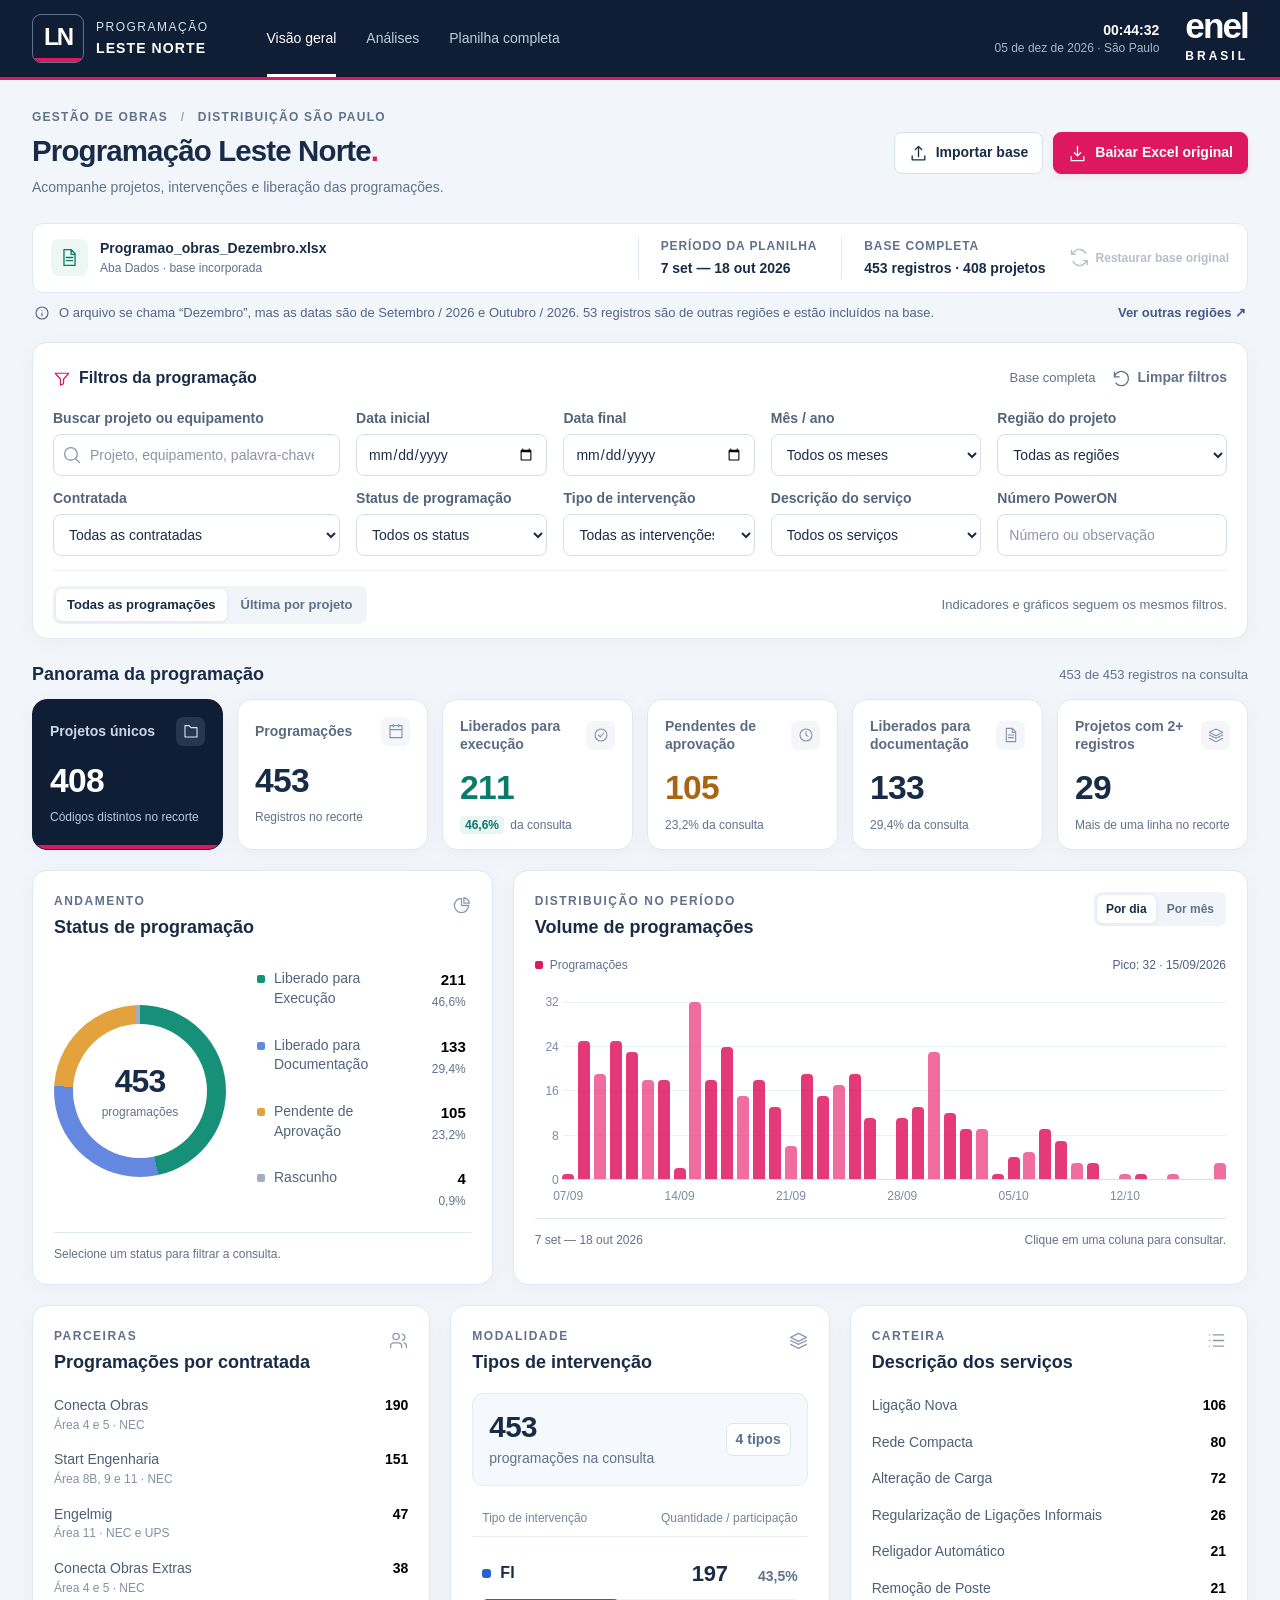
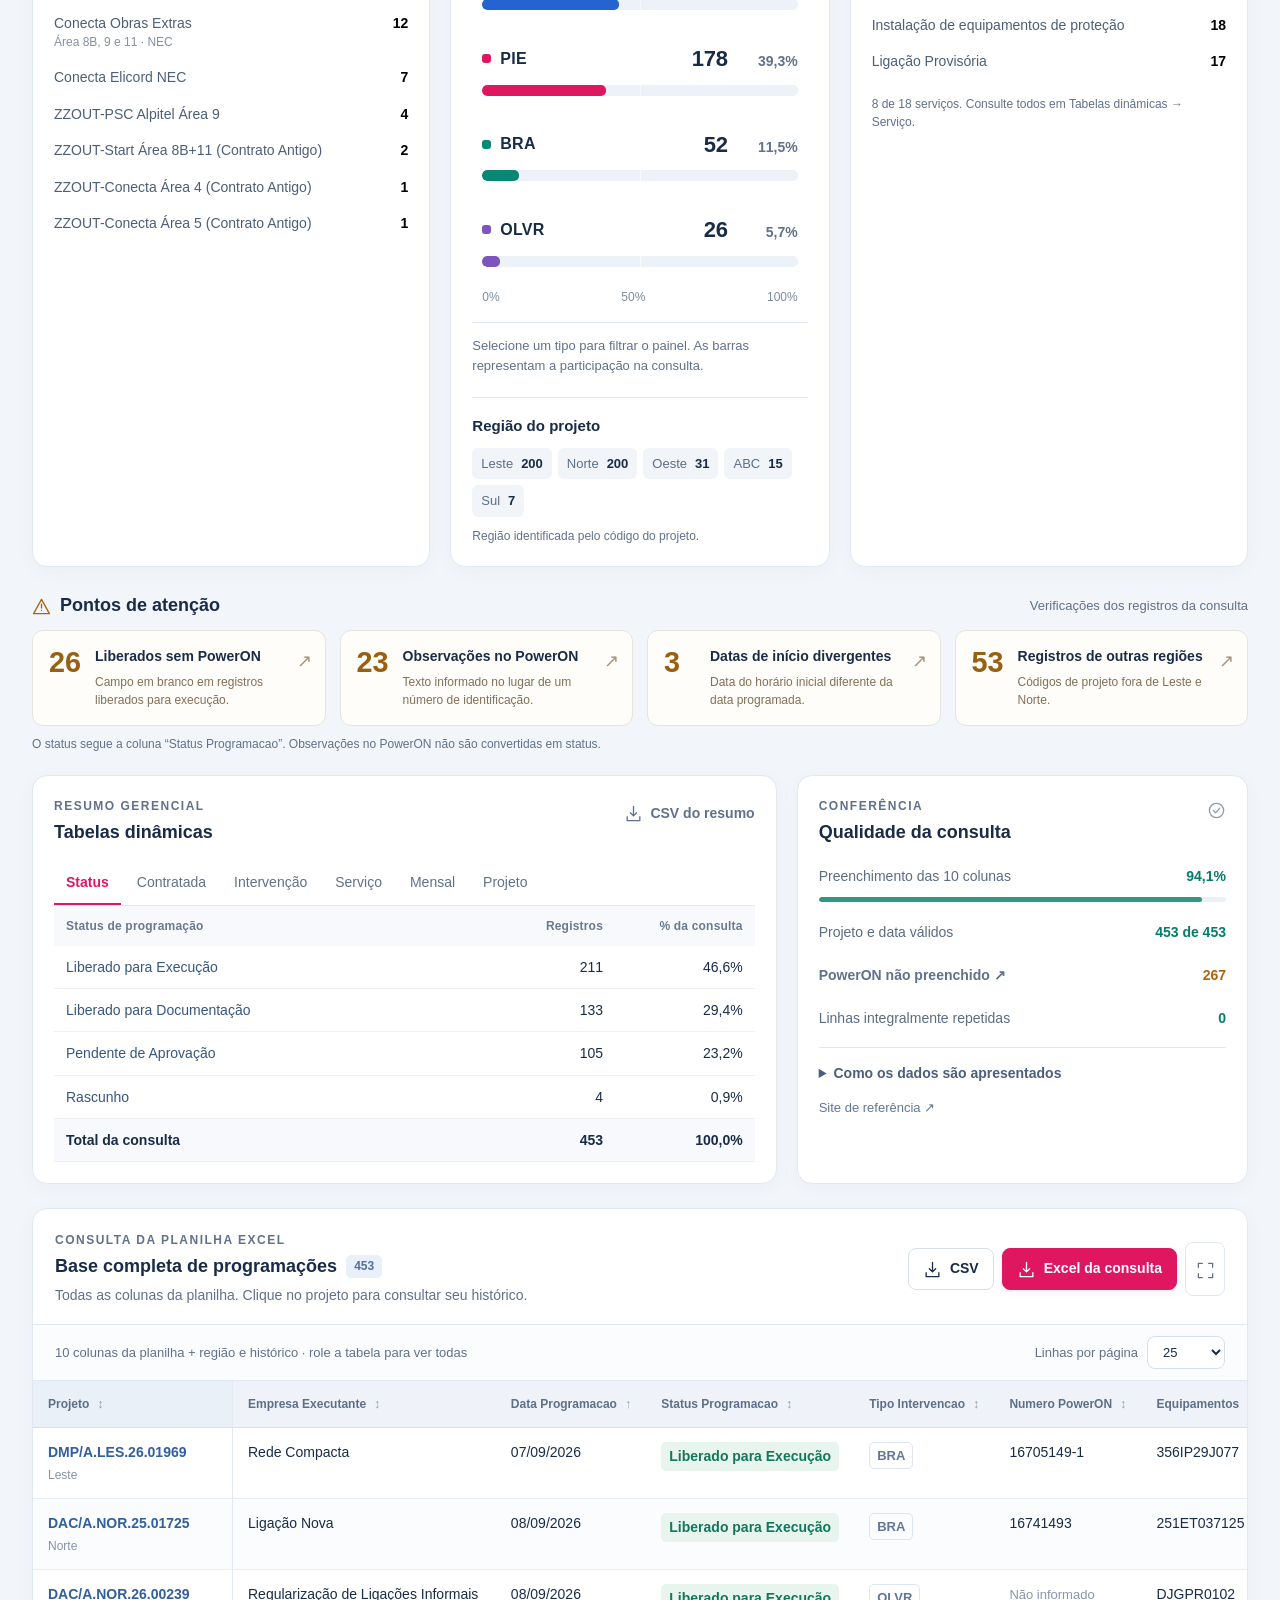
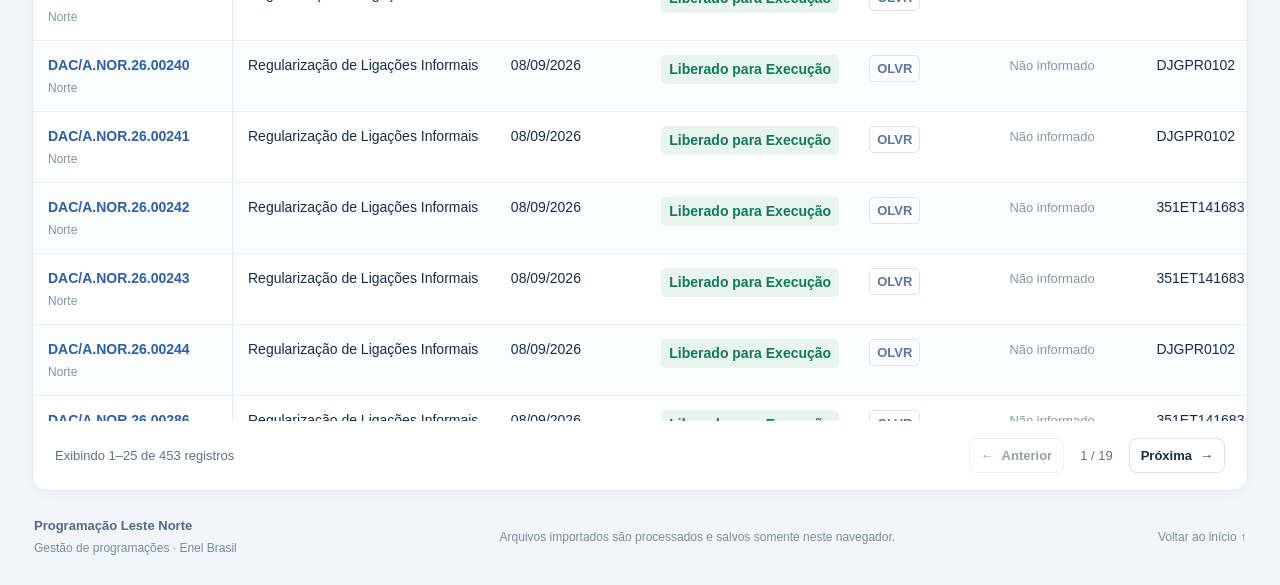
<file: programacao-leste-norte/index.html>
<!doctype html>
<html lang="pt-BR">
<head>
  <meta charset="utf-8">
  <meta name="viewport" content="width=device-width, initial-scale=1">
  <meta name="theme-color" content="#101e35">
  <meta name="description" content="Programação Leste Norte: consulta de projetos, intervenções, contratadas e status, com indicadores e acesso completo à planilha de obras.">
  <title>Programação Leste Norte</title>
  <link rel="icon" type="image/svg+xml" href="favicon.svg">
  <link rel="stylesheet" href="styles.css">
  <script defer src="data.js"></script>
  <script defer src="core.js"></script>
  <script defer src="vendor/xlsx.full.min.js"></script>
  <script defer src="app.js"></script>
</head>
<body>
  <a class="skip-link" href="#main">Ir para o conteúdo</a>
  <header class="topbar">
    <div class="header-inner">
      <a class="brand" href="#overview" aria-label="Programação Leste Norte, início"><span class="brand-symbol" aria-hidden="true">LN<span></span></span><span class="brand-name">PROGRAMAÇÃO<span>LESTE NORTE</span></span></a>
      <nav class="main-nav" aria-label="Navegação principal"><a class="active" href="#overview">Visão geral</a><a href="#analytics">Análises</a><a href="#database">Planilha completa</a></nav>
      <div class="header-right"><div class="clock"><strong id="clock">—</strong><span id="clockDate">Horário de São Paulo</span></div><span class="enel-wordmark" aria-label="Enel Brasil">enel<span>BRASIL</span></span></div>
    </div>
  </header>
  <main id="main" class="shell">
    <section id="overview" class="intro">
      <div><div class="eyebrow">GESTÃO DE OBRAS <span>/</span> DISTRIBUIÇÃO SÃO PAULO</div><h1>Programação Leste Norte<span class="title-point">.</span></h1><p>Acompanhe projetos, intervenções e liberação das programações.</p></div>
      <div class="intro-actions"><button id="importButton" class="button secondary"><span data-icon="upload"></span>Importar base</button><input type="file" id="fileInput" accept=".xlsx,.xls,.csv" hidden><a href="Programao_obras_Dezembro.xlsx" download class="button primary" id="originalDownload"><span data-icon="download"></span>Baixar Excel original</a></div>
    </section>
    <section class="source-strip" aria-label="Informações da base"><div class="source-file"><span data-icon="file"></span><span><strong id="sourceName">Programao_obras_Dezembro.xlsx</strong><small id="sourceCaption">Aba Dados · base incorporada</small></span></div><div class="source-stat"><span>PERÍODO DA PLANILHA</span><strong id="sourcePeriod">07 set — 18 out 2026</strong></div><div class="source-stat"><span>BASE COMPLETA</span><strong id="sourceTotal">453 registros · 408 projetos</strong></div><button class="text-button" id="restoreButton" title="Voltar à planilha enviada com este site"><span data-icon="refresh"></span>Restaurar base original</button></section>
    <div class="data-note" id="dataNote"><span data-icon="info"></span><span>O período é definido pelas datas da planilha. A base completa inclui registros de outras regiões.</span><button id="showOtherRegions" class="inline-button">Ver outras regiões <span aria-hidden="true">↗</span></button></div>
    <section class="filter-card" aria-labelledby="filterHeading">
      <div class="section-heading"><h2 id="filterHeading"><span data-icon="filter"></span>Filtros da programação</h2><div class="filter-heading-actions"><span id="filterCount" class="subtle">Base completa</span><button id="clearFilters" class="text-button"><span data-icon="reset"></span>Limpar filtros</button></div></div>
      <div class="filters-grid">
        <label class="search-field"><span>Buscar projeto ou equipamento</span><span class="input-with-icon"><span data-icon="search"></span><input id="fSearch" type="search" placeholder="Projeto, equipamento, palavra-chave…" autocomplete="off"></span></label>
        <label><span>Data inicial</span><input id="fFrom" type="date"></label>
        <label><span>Data final</span><input id="fTo" type="date"></label>
        <label><span>Mês / ano</span><select id="fMonth"><option value="">Todos os meses</option></select></label>
        <label><span>Região do projeto</span><select id="fRegion"><option value="">Todas as regiões</option></select></label>
        <label><span>Contratada</span><select id="fContractor"><option value="">Todas as contratadas</option></select></label>
        <label><span>Status de programação</span><select id="fStatus"><option value="">Todos os status</option></select></label>
        <label><span>Tipo de intervenção</span><select id="fType"><option value="">Todas as intervenções</option></select></label>
        <label><span>Descrição do serviço</span><select id="fDescription"><option value="">Todos os serviços</option></select></label>
        <label><span>Número PowerON</span><input id="fPower" type="search" placeholder="Número ou observação" autocomplete="off"></label>
      </div>
      <div class="filter-bottom"><div class="mode-switch" role="group" aria-label="Modo de análise"><button data-mode="history" aria-pressed="true" class="selected">Todas as programações</button><button data-mode="latest" aria-pressed="false" title="Usa a maior data de programação de cada projeto, incluindo datas futuras. Em empate, considera o horário de início e a última linha.">Última por projeto</button></div><span class="subtle" id="modeHint">Indicadores e gráficos seguem os mesmos filtros.</span></div>
      <div id="activeFilters" class="active-filters" aria-label="Filtros aplicados"></div><p id="dateError" role="alert" class="error-text" hidden>A data final deve ser igual ou posterior à data inicial.</p>
    </section>
    <div class="results-heading"><h2>Panorama da programação</h2><span id="resultCount" role="status" aria-live="polite">453 registros na consulta</span></div>
    <section class="kpi-grid" aria-label="Indicadores da consulta" id="kpis"></section>
    <section class="main-charts" aria-label="Gráficos da programação">
      <article class="panel status-panel"><div class="panel-heading"><div><span class="eyebrow">ANDAMENTO</span><h2>Status de programação</h2></div><span class="panel-icon" data-icon="pie"></span></div><div class="status-chart" id="statusChart"></div><p class="chart-footnote">Selecione um status para filtrar a consulta.</p></article>
      <article class="panel schedule-panel"><div class="panel-heading"><div><span class="eyebrow">DISTRIBUIÇÃO NO PERÍODO</span><h2>Volume de programações</h2></div><div class="small-switch" role="group" aria-label="Agrupar gráfico de volume"><button data-period="day" class="selected" aria-pressed="true">Por dia</button><button data-period="month" aria-pressed="false">Por mês</button></div></div><div class="chart-key"><i></i><span>Programações</span><span id="peakCaption"></span></div><div id="scheduleChart" class="schedule-chart"></div><div class="chart-caption"><span id="chartRange"></span><span>Clique em uma coluna para consultar.</span></div></article>
    </section>
    <section id="analytics" class="secondary-charts" aria-label="Análises por contratada, intervenção e serviço">
      <article class="panel"><div class="panel-heading"><div><span class="eyebrow">PARCEIRAS</span><h2>Programações por contratada</h2></div><span class="panel-icon" data-icon="team"></span></div><div id="contractorChart" class="bars"></div></article>
      <article class="panel intervention-panel"><div class="panel-heading"><div><span class="eyebrow">MODALIDADE</span><h2 id="typeChartHeading">Tipos de intervenção</h2></div><span class="panel-icon" data-icon="layers"></span></div><div id="typeChart" class="type-chart" aria-labelledby="typeChartHeading"></div><div class="region-overview"><h3>Região do projeto</h3><div id="regionChart" class="region-chart"></div><p>Região identificada pelo código do projeto.</p></div></article>
      <article class="panel"><div class="panel-heading"><div><span class="eyebrow">CARTEIRA</span><h2>Descrição dos serviços</h2></div><span class="panel-icon" data-icon="list"></span></div><div id="descriptionChart" class="bars"></div><p class="chart-footnote" id="descriptionFootnote">8 serviços com maior volume na consulta.</p></article>
    </section>
    <section class="attention-section" aria-labelledby="attentionHeading"><div class="results-heading"><h2 id="attentionHeading"><span data-icon="attention"></span>Pontos de atenção</h2><span>Verificações dos registros da consulta</span></div><div id="attentionCards" class="attention-grid"></div><p class="attention-note">O status segue a coluna “Status Programacao”. Observações no PowerON não são convertidas em status.</p></section>
    <section class="summary-layout">
      <article class="panel pivot-panel"><div class="panel-heading"><div><span class="eyebrow">RESUMO GERENCIAL</span><h2>Tabelas dinâmicas</h2></div><button id="exportSummary" class="text-button"><span data-icon="download"></span>CSV do resumo</button></div><div class="tab-row" role="tablist" aria-label="Agrupar resumo"><button role="tab" id="tab-status" aria-controls="pivotPanel" aria-selected="true" data-pivot="status" class="selected">Status</button><button role="tab" id="tab-contractor" aria-controls="pivotPanel" aria-selected="false" tabindex="-1" data-pivot="contractor">Contratada</button><button role="tab" id="tab-type" aria-controls="pivotPanel" aria-selected="false" tabindex="-1" data-pivot="type">Intervenção</button><button role="tab" id="tab-description" aria-controls="pivotPanel" aria-selected="false" tabindex="-1" data-pivot="description">Serviço</button><button role="tab" id="tab-month" aria-controls="pivotPanel" aria-selected="false" tabindex="-1" data-pivot="month">Mensal</button><button role="tab" id="tab-project" aria-controls="pivotPanel" aria-selected="false" tabindex="-1" data-pivot="project">Projeto</button></div><div id="pivotPanel" role="tabpanel" aria-labelledby="tab-status" class="table-scroll pivot-scroll" tabindex="0"><table class="summary-table"><thead id="pivotHead"></thead><tbody id="pivotBody"></tbody><tfoot id="pivotFoot"></tfoot></table></div></article>
      <article class="panel quality-panel"><div class="panel-heading"><div><span class="eyebrow">CONFERÊNCIA</span><h2>Qualidade da consulta</h2></div><span data-icon="check" class="panel-icon"></span></div><div id="qualityStats"></div><details class="data-method"><summary>Como os dados são apresentados</summary><p>A coluna original “Empresa Executante” contém descrições de serviços e é usada como “Descrição do serviço” nos gráficos. A identificação das empresas utiliza “Contratada”.</p><p>A contagem de projetos considera códigos distintos. Cada linha preenchida é uma programação. A quantidade de registros por projeto não comprova cancelamento ou reprogramação.</p><p>“Última por projeto” considera a maior data programada, mesmo que futura. Em empate, utiliza o horário de início e a última linha da planilha.</p><p>Os horários preservam a data original. Atividades que terminam no dia seguinte aparecem com data e hora completas na tabela.</p></details><a href="https://gilmar655.github.io/Carteira_Start_Sigeo/" target="_blank" rel="noopener noreferrer" class="reference-link">Site de referência <span aria-hidden="true">↗</span></a></article>
    </section>
    <section id="database" class="panel database-panel" aria-labelledby="databaseHeading">
      <div class="panel-heading"><div><span class="eyebrow">CONSULTA DA PLANILHA EXCEL</span><h2 id="databaseHeading">Base completa de programações <span id="tableCount" class="count-badge">453</span></h2><p>Todas as colunas da planilha. Clique no projeto para consultar seu histórico.</p></div><div class="table-actions"><button id="exportCsv" class="button secondary"><span data-icon="download"></span>CSV</button><button id="exportExcel" class="button primary"><span data-icon="download"></span>Excel da consulta</button><button id="fullscreen" class="icon-button" title="Ampliar a tabela" aria-label="Ampliar a tabela"><span data-icon="expand"></span></button></div></div>
      <div class="table-toolbar"><span id="tableCaption">Exibindo os registros da base completa</span><label>Linhas por página <select id="pageSize"><option value="25">25</option><option value="50">50</option><option value="100">100</option><option value="250">250</option><option value="all">Todas</option></select></label></div>
      <div class="table-scroll data-scroll" tabindex="0" aria-label="Tabela completa; deslize horizontalmente para consultar todas as colunas"><table class="data-table"><caption class="sr-only">Dados originais da planilha, com região e quantidade de programações como informações adicionais.</caption><thead id="tableHead"></thead><tbody id="tableBody"></tbody></table></div>
      <div class="pagination"><span id="pageInfo"></span><div><button id="prevPage" class="button secondary"><span aria-hidden="true">←</span>Anterior</button><span id="pageNumber"></span><button id="nextPage" class="button secondary">Próxima<span aria-hidden="true">→</span></button></div></div>
    </section>
    <footer><div><strong>Programação Leste Norte</strong><span>Gestão de programações · Enel Brasil</span></div><p id="localNotice">Arquivos importados são processados e salvos somente neste navegador.</p><a href="#overview">Voltar ao início ↑</a></footer>
  </main>
  <dialog id="projectDialog" aria-labelledby="dialogTitle"><div class="dialog-header"><div><span class="eyebrow">HISTÓRICO COMPLETO NA BASE ATUAL</span><h2 id="dialogTitle"></h2></div><button id="closeDialog" class="icon-button" aria-label="Fechar histórico">×</button></div><div id="dialogMeta"></div><div id="dialogContent"></div><div class="dialog-footer"><p>Inclui as programações do projeto fora dos filtros atuais.</p><button id="closeDialogBottom" class="button secondary">Fechar</button></div></dialog>
  <div id="toast" class="toast" role="status" aria-live="polite" hidden></div>
  <noscript><div class="noscript">Ative o JavaScript para usar o dashboard. <a href="Programao_obras_Dezembro.xlsx" download>Baixar a planilha original</a>.</div></noscript>
</body>
</html>
</file>
<file: programacao-leste-norte/styles.css>
:root{--navy:#101e35;--ink:#192c47;--muted:#61718a;--bg:#f2f5fa;--surface:#fff;--line:#e2e8f1;--pink:#df1761;--pink-soft:#fff0f6;--blue:#2563eb;--teal:#087b69;--amber:#ab6510;--radius:15px;--shadow:0 4px 20px rgba(19,40,70,.035)}
*{box-sizing:border-box}html{scroll-behavior:smooth;scroll-padding-top:100px}body{margin:0;background:var(--bg);color:var(--ink);font-family:"Segoe UI",Arial,sans-serif;font-size:16px;line-height:1.5;-webkit-font-smoothing:antialiased}button,input,select{font:inherit}button,a,input,select,summary{-webkit-tap-highlight-color:transparent}button{cursor:pointer}a{color:inherit;text-decoration:none}button:disabled{cursor:not-allowed;opacity:.45}button:focus-visible,a:focus-visible,input:focus-visible,select:focus-visible,summary:focus-visible,[tabindex]:focus-visible{outline:3px solid #3b82f6;outline-offset:3px}button svg,a svg,.icon{width:19px;height:19px;vertical-align:middle;flex-shrink:0}svg{max-width:100%}h1,h2,h3,p{margin:0}h2{font-size:1.125rem;line-height:1.4;font-weight:700}h3{font-size:.94rem}input,select{min-width:0;width:100%;height:42px;background:#fff;border:1px solid #d6deea;border-radius:8px;padding:0 11px;color:var(--ink);font-size:.875rem;transition:border-color .15s}input:hover,select:hover{border-color:#9aaec7}input::placeholder{color:#8995a7}select{padding-right:24px}button{transition:background .15s,border-color .15s,box-shadow .15s}button[hidden],[hidden]{display:none!important}.skip-link{position:fixed;top:-60px;left:20px;z-index:100;background:white;padding:10px}.skip-link:focus{top:12px}.sr-only{position:absolute;width:1px;height:1px;overflow:hidden;clip:rect(0,0,0,0);white-space:nowrap}.topbar{background:var(--navy);color:#fff;border-bottom:3px solid var(--pink);position:sticky;top:0;z-index:30}.header-inner{max-width:1540px;margin:auto;padding:0 32px;min-height:77px;display:flex;align-items:center;justify-content:space-between;gap:28px}.brand{display:flex;align-items:center;gap:12px;flex-shrink:0}.brand-symbol{font-size:1.5rem;line-height:1;font-weight:800;letter-spacing:-2px;border:1px solid #61728a;border-radius:9px;padding:10px 11px 13px;position:relative;overflow:hidden}.brand-symbol span{position:absolute;bottom:0;left:0;right:0;height:4px;background:var(--pink)}.brand-name{font-size:.75rem;letter-spacing:1.5px;font-weight:500;color:#d6e1f0;line-height:1.6}.brand-name>span{display:block;letter-spacing:1.05px;color:#fff;font-size:.88rem;font-weight:750}.main-nav{align-self:stretch;display:flex;align-items:stretch;gap:30px;margin-left:30px;margin-right:auto}.main-nav a{font-size:.875rem;color:#becbdc;display:flex;align-items:center;position:relative;white-space:nowrap}.main-nav a:hover,.main-nav a.active{color:#fff}.main-nav a.active:after{content:"";position:absolute;bottom:0;height:3px;background:#fff;left:0;right:0}.header-right{display:flex;align-items:center;gap:26px}.clock{display:flex;flex-direction:column;text-align:right;line-height:1.45}.clock strong{font-size:.875rem;font-weight:600;font-variant-numeric:tabular-nums}.clock span{font-size:.75rem;color:#a4b5cb}.enel-wordmark{font-size:2.2rem;letter-spacing:-2px;font-weight:600;line-height:.9;color:#fff}.enel-wordmark>span{display:block;letter-spacing:3px;font-size:.75rem;line-height:1.8;text-align:center;margin-top:4px}.shell{max-width:1540px;margin:0 auto;padding:28px 32px 0}.intro{display:flex;justify-content:space-between;align-items:center;gap:20px;margin-bottom:25px;scroll-margin-top:100px}.eyebrow{font-size:.75rem;letter-spacing:1.25px;font-weight:700;line-height:1.5;color:var(--muted)}.eyebrow>span{margin:0 8px;color:#a0aabd}h1{font-size:clamp(1.55rem,2.3vw,2.125rem);line-height:1.25;letter-spacing:-.85px;font-weight:750;margin:7px 0}.title-point{color:var(--pink)}.intro p{font-size:.875rem;color:var(--muted)}.intro-actions{display:flex;gap:10px;flex-shrink:0}.button{display:inline-flex;align-items:center;justify-content:center;gap:8px;min-height:42px;border-radius:8px;font-size:.875rem;font-weight:650;padding:9px 14px;border:1px solid transparent;white-space:nowrap}.primary{background:var(--pink);color:white;border-color:var(--pink);box-shadow:0 3px 7px #c6135912}.primary:hover{background:#c71154;border-color:#c71154}.secondary{background:#fff;border-color:#d8e0eb;color:var(--ink)}.secondary:hover{background:#f7f9fc;border-color:#aebed1}.icon-button{width:40px;min-height:40px;padding:8px;display:inline-flex;align-items:center;justify-content:center;background:#fff;color:var(--muted);border:1px solid var(--line);border-radius:8px;font-size:1.5rem}.text-button{display:inline-flex;align-items:center;gap:7px;background:transparent;border:0;padding:6px 0;color:var(--muted);font-size:.875rem;font-weight:600;white-space:nowrap}.text-button:hover{color:var(--pink)}.inline-button{background:transparent;border:0;color:#435b86;font-size:.875rem;font-weight:600;padding:0;white-space:nowrap}.source-strip{display:flex;align-items:center;gap:24px;background:#fff;border:1px solid var(--line);border-radius:11px;padding:13px 18px;margin-bottom:10px}.source-file{display:flex;gap:12px;align-items:center;flex:1;min-width:0}.source-file>span:first-child{padding:9px;background:#edf7f3;color:var(--teal);border-radius:8px;display:flex}.source-file>span:last-child{min-width:0}.source-file strong{font-size:.875rem;display:block;overflow-wrap:anywhere}.source-file small{font-size:.75rem;color:var(--muted);display:block}.source-stat{padding-left:22px;border-left:1px solid var(--line)}.source-stat>span{font-size:.75rem;letter-spacing:.9px;color:var(--muted);font-weight:700;display:block}.source-stat>strong{font-size:.875rem;display:block;white-space:nowrap;margin-top:3px;font-weight:600}.source-strip .text-button{font-size:.75rem}.data-note{display:flex;align-items:center;gap:9px;font-size:.8125rem;color:#506586;margin:0 0 20px;padding:0 2px}.data-note .icon{width:16px;height:16px}.data-note>span:nth-child(2){flex:1}.data-note .inline-button{font-size:.8125rem}.filter-card,.panel{background:var(--surface);border:1px solid var(--line);border-radius:var(--radius);box-shadow:var(--shadow)}.filter-card{padding:18px 20px 14px}.section-heading{display:flex;align-items:center;justify-content:space-between;gap:16px;margin-bottom:14px}.section-heading h2{display:flex;gap:8px;align-items:center;font-size:1rem}.section-heading h2 .icon{color:var(--pink);width:18px}.filter-heading-actions{display:flex;gap:16px;align-items:center}.subtle{color:var(--muted);font-size:.8125rem}.filters-grid{display:grid;grid-template-columns:1.5fr 1fr 1fr 1.1fr 1.2fr;gap:12px 16px}.filters-grid label{min-width:0;display:flex;flex-direction:column;gap:5px}.filters-grid label>span:first-child{font-size:.875rem;font-weight:600;color:#53647c}.input-with-icon{display:flex;align-items:center;position:relative}.input-with-icon>span{position:absolute;left:10px;color:#8a98ab;display:flex;pointer-events:none}.input-with-icon input{padding-left:36px}.filter-bottom{display:flex;align-items:center;justify-content:space-between;gap:16px;padding-top:15px;margin-top:14px;border-top:1px solid #edf1f6}.mode-switch{display:flex;background:#f1f4f9;padding:3px;border-radius:8px;gap:3px}.mode-switch button,.small-switch button{border:0;color:var(--muted);background:transparent;padding:6px 11px;border-radius:6px;font-size:.8125rem;font-weight:600;white-space:nowrap}.mode-switch button.selected,.small-switch button.selected{color:var(--ink);background:#fff;box-shadow:0 1px 5px #19324d13}.active-filters:empty{display:none}.active-filters{display:flex;flex-wrap:wrap;gap:6px;margin-top:12px}.filter-chip{font-size:.8125rem;color:#a8124a;background:var(--pink-soft);border:1px solid #f7d2e1;border-radius:6px;padding:4px 9px;display:flex;gap:8px;align-items:center;max-width:100%;text-align:left}.filter-chip:hover{background:#fce0eb}.error-text{margin:10px 0 0;color:#b4233c;font-size:.875rem}.results-heading{display:flex;align-items:center;justify-content:space-between;margin:23px 0 12px;gap:12px}.results-heading>span{font-size:.8125rem;color:var(--muted)}.results-heading h2{display:flex;align-items:center;gap:9px}.kpi-grid{display:grid;grid-template-columns:repeat(6,minmax(0,1fr));gap:14px;margin-bottom:20px}.kpi{background:white;min-width:0;position:relative;border:1px solid var(--line);border-radius:var(--radius);padding:17px 17px 15px;box-shadow:var(--shadow);overflow:hidden}.kpi:first-child{background:var(--navy);color:#fff;border-color:var(--navy)}.kpi:first-child:after{content:"";position:absolute;bottom:0;left:0;right:0;height:4px;background:var(--pink)}.kpi-top{display:flex;align-items:center;justify-content:space-between;gap:6px}.kpi-label{font-size:.875rem;font-weight:600;line-height:1.3;color:#5b6b82}.kpi:first-child .kpi-label{color:#cdd7e7}.kpi-icon{width:29px;height:29px;border-radius:7px;display:flex;align-items:center;justify-content:center;background:#f4f6fa;color:#8393a9;flex-shrink:0}.kpi-icon .icon{width:16px;height:16px}.kpi:first-child .kpi-icon{background:#26364e;color:#dde6f3}.kpi-value{display:block;font-size:2.1rem;font-weight:750;letter-spacing:-.7px;line-height:1.2;margin:15px 0 8px;font-variant-numeric:tabular-nums}.kpi-caption{font-size:.75rem;color:var(--muted);line-height:1.45;min-height:1.45em}.kpi:first-child .kpi-caption{color:#b9c8dd}.kpi-tag{color:var(--teal);background:#eaf6f2;padding:2px 5px;border-radius:4px;font-weight:700;margin-right:3px}.kpi.pending .kpi-value{color:var(--amber)}.kpi.released .kpi-value{color:var(--teal)}.panel{padding:21px;min-width:0}.panel-heading{display:flex;align-items:flex-start;justify-content:space-between;gap:15px;margin-bottom:21px}.panel-heading .eyebrow{display:block;margin-bottom:5px;font-size:.75rem;letter-spacing:1.5px}.panel-icon{color:#8d9aae;display:flex;padding-top:4px}.panel-heading p{font-size:.875rem;color:var(--muted);margin-top:6px}.main-charts{display:grid;grid-template-columns:.94fr 1.5fr;gap:20px;margin-bottom:20px}.status-chart{display:flex;gap:26px;align-items:center;min-height:224px}.donut{width:172px;height:172px;flex-shrink:0;position:relative;border-radius:50%;display:flex;align-items:center;justify-content:center}.donut:before{content:"";position:absolute;inset:19px;border-radius:50%;background:#fff}.donut-center{position:relative;text-align:center;line-height:1.25}.donut-center strong{font-size:2rem;font-weight:750;display:block;letter-spacing:-1px}.donut-center span{font-size:.75rem;color:var(--muted)}.status-legend{flex:1;min-width:0;display:flex;flex-direction:column;gap:7px}.legend-row{background:transparent;border:0;width:100%;padding:8px 5px;display:grid;grid-template-columns:8px 1fr auto;column-gap:9px;text-align:left;border-radius:6px;align-items:start}.legend-row:hover{background:#f4f7fb}.legend-dot{width:8px;height:8px;border-radius:2px;display:inline-block;margin-top:6px}.legend-name{font-size:.875rem;line-height:1.4;color:#52647d}.legend-number{text-align:right;line-height:1.4}.legend-number strong{font-size:.9375rem;display:block}.legend-number small{font-size:.75rem;color:var(--muted)}.chart-footnote{font-size:.75rem;color:var(--muted);margin-top:18px;line-height:1.5}.status-panel .chart-footnote{border-top:1px solid var(--line);padding-top:12px;margin-top:12px}.small-switch{display:flex;gap:2px;padding:3px;background:#f1f4f9;border-radius:7px}.small-switch button{font-size:.75rem;padding:5px 9px}.chart-key{display:flex;align-items:center;gap:7px;font-size:.75rem;color:var(--muted);margin-top:-5px}.chart-key i{width:8px;height:8px;border-radius:2px;background:var(--pink)}#peakCaption{margin-left:auto;color:#4d607d}.schedule-chart{position:relative;min-height:222px;padding-top:12px;display:flex;align-items:stretch}.chart-scale{width:28px;height:178px;position:relative;flex-shrink:0;margin-top:16px}.chart-scale span{position:absolute;right:4px;transform:translateY(50%);font-size:.75rem;color:#7c8ca4}.chart-plot{position:relative;flex:1;min-width:0;display:flex;align-items:flex-end;gap:5px;border-bottom:1px solid #d5deeb;margin:16px 0 29px;height:178px;background:repeating-linear-gradient(to top,transparent 0,transparent calc(25% - 1px),#eaf0f7 calc(25% - 1px),#eaf0f7 25%)}.column-slot{flex:1;min-width:0;position:relative;display:flex;justify-content:center;align-items:flex-end;height:100%}.chart-column{background:var(--pink);border:0;min-width:1px;width:100%;max-width:70px;border-radius:4px 4px 0 0;position:relative;min-height:2px;opacity:.85}.chart-column:hover,.chart-column:focus-visible{opacity:1;background:#bb0f4e}.column-slot:nth-child(3n) .chart-column{background:#ed5290}.chart-x-label{position:absolute;top:calc(100% + 8px);left:50%;transform:translateX(-50%);white-space:nowrap;font-size:.75rem;color:#7c8ca4}.chart-column .bar-tooltip{display:none;position:absolute;bottom:calc(100% + 8px);left:50%;transform:translateX(-50%);padding:7px 9px;color:#fff;background:var(--navy);font-size:.75rem;border-radius:6px;white-space:nowrap;z-index:9;pointer-events:none;font-weight:500}.chart-column:hover .bar-tooltip,.chart-column:focus-visible .bar-tooltip{display:block}.chart-caption{display:flex;justify-content:space-between;gap:12px;color:var(--muted);font-size:.75rem;margin-top:9px;border-top:1px solid var(--line);padding-top:12px}.secondary-charts{display:grid;grid-template-columns:1.15fr .85fr 1.08fr;gap:20px;scroll-margin-top:100px}.bars{display:flex;flex-direction:column;gap:12px}.bar-item{display:block;width:100%;text-align:left;border:0;background:transparent;border-radius:6px;padding:0}.bar-item:hover .bar-label{color:var(--pink)}.bar-line{display:flex;justify-content:space-between;align-items:flex-start;gap:12px;margin-bottom:5px}.bar-label{font-size:.875rem;line-height:1.4;color:#4d5f77}.bar-count{font-size:.875rem;font-weight:700;font-variant-numeric:tabular-nums;line-height:1.4}.bar-track{height:5px;background:#f0f3f8;border-radius:4px;overflow:hidden}.bar-fill{display:block;height:100%;border-radius:4px;background:#406cd6}.bar-item:nth-child(2n) .bar-fill{background:#7898eb}.contract-sub{display:block;font-size:.75rem;color:#8490a1;margin-top:1px}.region-overview{margin-top:24px;border-top:1px solid var(--line);padding-top:18px}.region-overview h3{margin-bottom:10px}.region-overview p{font-size:.75rem;color:var(--muted);margin-top:10px}.region-chart{display:flex;flex-wrap:wrap;gap:6px}.region-pill{background:#f1f5fa;color:#5c6e87;border:1px solid transparent;border-radius:6px;padding:5px 8px;font-size:.8125rem;display:flex;gap:8px}.region-pill strong{color:var(--ink)}.region-pill:hover{border-color:#9caecd}.attention-section .results-heading{margin-top:26px}.attention-section .results-heading .icon{color:var(--amber)}.attention-grid{display:grid;grid-template-columns:repeat(4,1fr);gap:14px}.attention-card{display:flex;gap:14px;align-items:flex-start;border:1px solid #e6e4e0;background:#fffdf9;padding:16px;text-align:left;border-radius:11px;color:var(--ink)}.attention-card:hover{border-color:#d0b48a;background:#fff9ed}.attention-card>strong{font-size:1.8rem;line-height:1.1;font-weight:750;min-width:32px;color:#996011;font-variant-numeric:tabular-nums}.attention-card>span{flex:1}.attention-card b{font-size:.875rem;font-weight:650;line-height:1.4;display:block}.attention-card small{display:block;font-size:.75rem;color:#826f57;line-height:1.5;margin-top:6px}.attention-card .arrow{font-size:1.15rem;min-width:12px;flex:0;color:#a8947a}.attention-card.clear{background:#f8fcfa;border-color:#dcebe4}.attention-card.clear>strong{color:var(--teal)}.attention-note{font-size:.75rem;color:var(--muted);margin:9px 0 22px}.summary-layout{display:grid;grid-template-columns:1.65fr 1fr;gap:20px;margin-bottom:24px}.pivot-panel .panel-heading{margin-bottom:17px}.tab-row{display:flex;gap:4px;border-bottom:1px solid var(--line);overflow:auto}.tab-row button{border:0;background:transparent;border-bottom:2px solid transparent;padding:10px 12px;color:var(--muted);font-size:.875rem;white-space:nowrap}.tab-row button.selected{border-bottom-color:var(--pink);color:var(--pink);font-weight:650}.tab-row button:hover{background:#f9fafd}.table-scroll{overflow:auto;max-width:100%;overscroll-behavior-x:contain}.pivot-scroll{max-height:342px}.summary-table{border-collapse:collapse;width:100%;font-size:.875rem}.summary-table th{background:#f7f9fc;color:#687991;font-size:.75rem;letter-spacing:.2px;font-weight:600;text-align:left;padding:11px 12px;position:sticky;top:0;z-index:1}.summary-table td{padding:11px 12px;border-bottom:1px solid #edf1f7;line-height:1.45}.summary-table th:not(:first-child),.summary-table td:not(:first-child){text-align:right;white-space:nowrap}.summary-table th:first-child,.summary-table td:first-child{width:65%}.summary-table tfoot td{font-weight:700;background:#f7f9fc;position:sticky;bottom:0}.summary-table .inline-button{text-align:left;white-space:normal;color:#36577f;font-weight:500}.quality-row{display:flex;justify-content:space-between;align-items:center;gap:16px;margin-bottom:16px;font-size:.875rem;color:#5b6c83}.quality-row strong{font-weight:650;color:var(--ink);white-space:nowrap}.quality-row strong.good{color:var(--teal)}.quality-row strong.warn{color:var(--amber)}.quality-bar{height:5px;border-radius:4px;background:#eaf1f4;margin:-6px 0 20px;overflow:hidden}.quality-bar>span{height:100%;display:block;background:#319785;border-radius:4px}.data-method{margin-top:18px;border-top:1px solid var(--line);padding-top:15px;color:var(--muted);font-size:.8125rem}.data-method summary{font-size:.875rem;color:#4a5f7d;font-weight:600;cursor:pointer}.data-method p{margin-top:12px;line-height:1.6}.reference-link{display:inline-block;color:#627796;font-size:.8125rem;margin-top:14px}.reference-link:hover{color:var(--pink)}.database-panel{padding:0;overflow:hidden;scroll-margin-top:100px}.database-panel .panel-heading{padding:22px 22px 0;align-items:center;margin-bottom:18px}.database-panel h2{display:flex;align-items:center;gap:9px;flex-wrap:wrap}.count-badge{font-size:.75rem;background:#eaf0fa;color:#54709e;padding:3px 8px;border-radius:5px;font-variant-numeric:tabular-nums}.table-actions{display:flex;align-items:center;gap:8px}.table-toolbar{padding:11px 22px;background:#fbfcfe;border-top:1px solid var(--line);border-bottom:1px solid var(--line);display:flex;justify-content:space-between;align-items:center;gap:14px;font-size:.8125rem;color:var(--muted)}.table-toolbar label{display:flex;align-items:center;gap:9px;white-space:nowrap}.table-toolbar select{width:78px;height:33px;font-size:.8125rem}.data-scroll{max-height:640px}.data-table{border-collapse:separate;border-spacing:0;min-width:2020px;width:100%;font-size:.875rem}.data-table th{position:sticky;top:0;z-index:3;background:#eff3f9;text-align:left;font-size:.75rem;letter-spacing:.2px;white-space:nowrap;padding:0;border-bottom:1px solid #d9e2ee;color:#5c6f88;font-weight:650}.data-table th button{display:flex;align-items:center;gap:8px;width:100%;background:transparent;border:0;text-align:left;color:inherit;font:inherit;padding:13px 15px;min-height:45px}.data-table th button:hover{background:#e5ecf6}.sort-mark{color:#93a3ba;font-size:.8rem}.data-table td{padding:14px 15px;border-bottom:1px solid #e9eef6;vertical-align:top;line-height:1.5;background:white;max-width:330px;overflow-wrap:anywhere}.data-table td:first-child,.data-table th:first-child{position:sticky;left:0;z-index:2;min-width:200px;border-right:1px solid #e3e9f2}.data-table th:first-child{z-index:4;background:#eaf0f8}.data-table tbody tr:nth-child(even) td{background:#fafcfe}.data-table tbody tr:hover td{background:#f2f6fc}.project-button{background:transparent;border:0;padding:0;font-size:.875rem;font-weight:650;color:#325fa0;white-space:nowrap}.project-button:hover{color:var(--pink);text-decoration:underline}.table-region{font-size:.75rem;color:#8794a5;display:block;margin-top:3px}.status-badge{display:inline-flex;align-items:center;gap:6px;padding:4px 8px;border-radius:5px;font-size:.8125rem;white-space:nowrap;background:#edf0f5;color:#5d6b80;font-weight:600;line-height:1.5}.status-badge.released,.status-badge.done{background:#e8f5ef;color:#14765b}.status-badge.pending{background:#fff2dd;color:#99600d}.status-badge.docs{background:#eaf0fd;color:#4363ad}.status-badge.draft{background:#eff1f5;color:#647086}.status-badge.canceled{background:#fcecef;color:#b53853}.status-badge.partial{background:#fff0e5;color:#a35a24}.type-badge{border:1px solid #dce5f1;border-radius:5px;padding:3px 7px;font-weight:650;font-size:.8125rem;display:inline-block;color:#627797}.mono{font-variant-numeric:tabular-nums;white-space:nowrap}.muted-cell{color:#8996a7;font-size:.8125rem}.power-note{color:#a2660e;font-size:.8125rem;font-weight:650;background:#fff5e6;border-radius:4px;padding:3px 6px;display:inline-block}.time-cell strong{display:block;font-size:.875rem;font-weight:500}.time-cell span{font-size:.75rem;color:#7d8aa0}.time-cell.warn strong,.time-cell.warn span{color:#aa6910}.history-count{font-size:.8125rem;font-weight:650;color:#5c72a4;background:#eef2fb;padding:4px 8px;border-radius:5px;display:inline-block}.history-count.multiple{background:#fff0f5;color:#b62661}.pagination{display:flex;align-items:center;justify-content:space-between;gap:15px;padding:17px 22px;color:var(--muted);font-size:.8125rem}.pagination>div{display:flex;align-items:center;gap:16px}.pagination .button{font-size:.8125rem;min-height:35px;padding:6px 11px}#pageNumber{white-space:nowrap}.empty-state{padding:35px 14px;text-align:center;color:var(--muted);font-size:.875rem;width:100%;min-height:150px;display:flex;justify-content:center;align-items:center;flex-direction:column;gap:7px}.empty-state strong{font-size:1rem;color:#536781}.data-table td.empty-cell{text-align:left;padding:35px 30px;position:static}.database-panel.expanded{position:fixed;inset:18px;z-index:60;display:flex;flex-direction:column;background:white;box-shadow:0 0 0 25px #101e35b0}.database-panel.expanded .data-scroll{max-height:none;flex:1}.database-panel.expanded .panel-heading,.database-panel.expanded .table-toolbar,.database-panel.expanded .pagination{flex-shrink:0}footer{display:flex;align-items:center;justify-content:space-between;gap:24px;padding:25px 2px 28px;color:#7b8ba1;font-size:.75rem}footer strong{display:block;font-size:.8125rem;color:#536984;font-weight:650}footer span{display:block;margin-top:3px}footer p{max-width:440px;text-align:center}footer a{white-space:nowrap}footer a:hover{color:var(--pink)}dialog{width:min(1060px,calc(100% - 32px));max-height:85vh;padding:0;border:1px solid var(--line);border-radius:15px;color:var(--ink);box-shadow:0 25px 90px #0d1e3840}dialog::backdrop{background:#0d1c37a6;backdrop-filter:blur(3px)}.dialog-header{padding:24px;display:flex;justify-content:space-between;align-items:center;gap:15px;position:sticky;top:0;background:#fff;z-index:1;border-bottom:1px solid var(--line)}.dialog-header h2{font-size:1.35rem;margin-top:6px}.dialog-header .eyebrow{font-size:.75rem}.dialog-header .icon-button{font-size:1.5rem}.dialog-footer{padding:18px 24px;display:flex;align-items:center;justify-content:space-between;gap:16px;border-top:1px solid var(--line)}.dialog-footer p{font-size:.8125rem;color:var(--muted)}#dialogMeta{padding:16px 24px;background:#f8fafd;font-size:.875rem;color:#5c708c}#dialogContent{padding:4px 24px 20px}.history-item{border-bottom:1px solid var(--line);padding:19px 0}.history-item:last-child{border:0}.history-title{display:flex;align-items:center;justify-content:space-between;gap:14px;margin-bottom:12px}.history-title strong{font-size:1rem}.history-grid{display:grid;grid-template-columns:repeat(3,minmax(0,1fr));gap:12px 18px}.history-grid span{display:block;color:var(--muted);font-size:.75rem;margin-bottom:3px}.history-grid p{font-size:.875rem;overflow-wrap:anywhere}.history-warning{font-size:.8125rem;padding:10px 12px;background:#fff5e4;color:#9a6718;border-radius:6px;margin-top:12px}.toast{position:fixed;bottom:24px;left:50%;transform:translateX(-50%);z-index:110;max-width:min(650px,calc(100% - 32px));padding:14px 20px;border-radius:10px;background:var(--navy);color:white;font-size:.875rem;box-shadow:0 12px 35px #14294533}.toast.error{background:#982642}.noscript{background:#fff4db;padding:20px;position:fixed;bottom:0;left:0;right:0;z-index:100}.noscript a{text-decoration:underline}
@media(min-width:1450px){.status-chart{gap:30px}.donut{width:180px;height:180px}.bars{gap:14px}}
@media(max-width:1250px){.header-inner,.shell{padding-left:22px;padding-right:22px}.main-nav{margin-left:10px;gap:20px}.clock{display:none}.intro{align-items:flex-start}.intro-actions{flex-direction:column;gap:7px}.source-strip{gap:16px}.source-stat{padding-left:16px}.source-strip .text-button{font-size:.75rem}.kpi-grid{gap:10px}.kpi{padding:15px 12px}.kpi-label{font-size:.8125rem}.kpi-icon{display:none}.status-chart{gap:15px;flex-direction:column;align-items:center;min-height:auto}.status-legend{width:100%;display:grid;grid-template-columns:1fr 1fr;gap:3px}.donut{width:140px;height:140px}.legend-row{grid-template-columns:7px 1fr auto;padding:5px}.legend-name{font-size:.8125rem}.main-charts{grid-template-columns:1fr 1.4fr}.schedule-chart{min-height:266px}.chart-scale,.chart-plot{height:220px}.secondary-charts{grid-template-columns:1fr 1fr}.secondary-charts>article:last-child{grid-column:1/-1}.secondary-charts>article:last-child .bars{display:grid;grid-template-columns:1fr 1fr;gap:16px 26px}.attention-card{gap:10px;padding:13px}.attention-card>strong{font-size:1.5rem}.attention-card .arrow{display:none}.table-actions .button{padding-left:10px;padding-right:10px}.source-strip>.text-button{max-width:135px;white-space:normal;text-align:left}.table-toolbar{font-size:.75rem}}
@media(max-width:980px){.header-inner{gap:14px}.main-nav{gap:16px}.enel-wordmark{font-size:1.8rem}.intro-actions{flex-direction:row}.intro{flex-direction:column;gap:16px}.source-strip{flex-wrap:wrap}.source-file{flex-basis:45%}.source-stat{border-left:0;padding:0}.source-strip>.text-button{max-width:none;white-space:nowrap}.filters-grid{grid-template-columns:repeat(3,minmax(0,1fr))}.filters-grid .search-field{grid-column:span 2}.kpi-grid{grid-template-columns:repeat(3,minmax(0,1fr))}.kpi{padding:16px}.kpi-icon{display:flex}.kpi-value{margin:11px 0 6px}.status-legend{display:flex;gap:1px}.status-chart{min-height:235px}.main-charts{grid-template-columns:1fr 1.35fr;gap:15px}.panel{padding:18px}.panel-heading{gap:10px}.schedule-panel .panel-heading{flex-direction:column}.schedule-chart{min-height:266px}.chart-scale,.chart-plot{height:220px}.small-switch{align-self:flex-start}.attention-grid{grid-template-columns:1fr 1fr}.summary-layout{grid-template-columns:1fr}.quality-panel .panel-heading{margin-bottom:15px}.database-panel .panel-heading{align-items:flex-start;flex-direction:column}.data-table{min-width:1920px}.filter-bottom{align-items:flex-start;flex-direction:column;gap:9px}.data-note{align-items:flex-start;flex-wrap:wrap}.data-note>span:nth-child(2){flex-basis:calc(100% - 28px)}.data-note .inline-button{margin-left:25px}.table-toolbar{align-items:flex-start}footer{flex-wrap:wrap}footer p{order:3;max-width:none;text-align:left;flex-basis:100%;margin-top:-10px}}
@media(max-width:700px){html{scroll-padding-top:132px}.header-inner{padding:13px 16px 0;flex-wrap:wrap;gap:12px;min-height:unset}.brand-symbol{padding:8px 10px 11px;font-size:1.3rem}.brand-name{font-size:.75rem}.brand-name>span{font-size:.75rem}.header-right{margin-left:auto}.main-nav{order:3;width:100%;margin:0;justify-content:space-between;gap:14px}.main-nav a{padding:9px 0 12px;font-size:.8125rem}.main-nav a.active:after{height:2px}.shell{padding:22px 14px 0}.intro{margin-bottom:17px}.intro .eyebrow{font-size:.75rem;letter-spacing:.9px}h1{font-size:1.6rem;letter-spacing:-.6px;margin-top:8px}.intro p{font-size:.875rem;max-width:330px}.intro-actions{width:100%;gap:8px}.intro-actions .button{flex:1;font-size:.8125rem;padding:9px}.source-strip{padding:13px;gap:13px}.source-file{flex-basis:100%}.source-stat{flex:1}.source-stat>strong{font-size:.75rem}.source-strip>.text-button{font-size:.75rem;width:100%;border-top:1px solid var(--line);padding-top:10px;justify-content:center}.data-note{font-size:.75rem;margin-bottom:17px}.data-note .inline-button{font-size:.75rem}.filter-card{padding:15px 13px 13px}.section-heading{gap:8px;margin-bottom:14px}.section-heading h2{font-size:.94rem}.filter-heading-actions .subtle{display:none}.filter-heading-actions .text-button{font-size:.75rem}.filters-grid{grid-template-columns:repeat(2,minmax(0,1fr));gap:11px 10px}.filters-grid label>span:first-child{font-size:.8125rem}.filters-grid .search-field{grid-column:span 2}input,select{font-size:16px;height:43px}.filters-grid label:nth-child(6){grid-column:span 2}.filters-grid label:nth-child(9){grid-column:span 2}.filters-grid label:nth-child(10){grid-column:span 2}.mode-switch{width:100%}.mode-switch button{white-space:normal;flex:1;font-size:.75rem;padding:8px}.filter-bottom>.subtle{font-size:.75rem}.results-heading{margin-top:20px;align-items:flex-start}.results-heading h2{font-size:1rem}.results-heading>span{font-size:.75rem;text-align:right;max-width:140px}.kpi-grid{grid-template-columns:repeat(2,minmax(0,1fr));gap:10px;margin-bottom:15px}.kpi{padding:14px}.kpi-label{font-size:.8125rem;max-width:110px}.kpi-value{font-size:1.8rem;margin:13px 0 6px}.kpi-caption{font-size:.75rem}.kpi-icon{display:none}.main-charts,.secondary-charts{grid-template-columns:1fr;gap:15px}.status-chart{flex-direction:row;gap:20px;min-height:190px}.status-legend{display:flex}.donut{width:135px;height:135px}.donut:before{inset:15px}.donut-center strong{font-size:1.8rem}.legend-name{font-size:.8125rem}.legend-number strong{font-size:.875rem}.legend-number small{font-size:.75rem}.panel{padding:17px}.panel-heading{margin-bottom:16px}.panel-heading h2{font-size:1rem}.schedule-panel .panel-heading{flex-direction:row;align-items:flex-start}.schedule-panel h2{max-width:180px}.schedule-panel .eyebrow{font-size:.75rem;letter-spacing:1px}.small-switch button{font-size:.75rem;padding:5px 7px}.schedule-chart{min-height:229px;padding-top:6px}.chart-scale,.chart-plot{height:183px}.chart-plot{gap:3px}.chart-caption{font-size:.75rem;flex-wrap:wrap;gap:5px}.chart-key{font-size:.75rem;flex-wrap:wrap;gap:5px}#peakCaption{font-size:.75rem}.chart-x-label{font-size:.75rem}.secondary-charts>article:last-child{grid-column:auto}.secondary-charts>article:last-child .bars{display:flex;gap:13px}.attention-grid{gap:10px}.attention-card{display:block;padding:13px}.attention-card>strong{display:block;font-size:1.6rem;margin-bottom:9px}.attention-card b{font-size:.8125rem}.attention-card small{font-size:.75rem}.attention-note{line-height:1.6}.summary-layout{gap:15px;margin-bottom:17px}.pivot-panel .panel-heading{flex-wrap:wrap;gap:10px}.pivot-panel .panel-heading .text-button{font-size:.75rem}.tab-row{margin-left:-3px;margin-right:-3px}.tab-row button{padding:9px 10px;font-size:.8125rem}.summary-table{font-size:.8125rem}.summary-table th,.summary-table td{padding:10px 8px}.database-panel .panel-heading{padding:18px 15px 0}.database-panel .panel-heading p{font-size:.8125rem}.table-actions{width:100%}.table-actions .button{flex:1;font-size:.8125rem;padding:9px}.table-toolbar{padding:10px 15px;flex-direction:column;gap:10px}.table-toolbar label{width:100%;justify-content:space-between;font-size:.8125rem}.table-toolbar select{font-size:16px;height:36px}.pagination{padding:13px 15px;flex-direction:column;gap:12px}.pagination>div{width:100%;justify-content:space-between;gap:8px}.data-scroll{max-height:560px}.data-table td:first-child,.data-table th:first-child{min-width:179px}.data-table td{padding:12px}.data-table th button{padding:12px}.project-button{font-size:.8125rem}.database-panel.expanded{inset:5px;scroll-margin-top:0}.database-panel.expanded .panel-heading p,.database-panel.expanded .eyebrow{display:none}.database-panel.expanded .table-toolbar{flex-direction:row;align-items:center}.database-panel.expanded .table-toolbar>span{display:none}footer{padding:23px 2px;gap:15px;font-size:.75rem}footer a{font-size:.75rem}footer p{line-height:1.6;margin:0}.dialog-header{padding:18px}.dialog-header h2{font-size:1.1rem}.dialog-header .eyebrow{font-size:.75rem}#dialogMeta{padding:14px 18px}#dialogContent{padding:4px 18px 15px}.history-grid{grid-template-columns:1fr 1fr;gap:12px}.history-title{align-items:flex-start;flex-direction:column;gap:9px}.dialog-footer{padding:14px 18px}.dialog-footer p{font-size:.75rem}dialog{width:calc(100% - 20px);max-height:90vh}.toast{font-size:.8125rem}}
@media(max-width:370px){.intro-actions .button{font-size:.75rem;padding:9px 6px;gap:5px}.intro-actions svg{width:16px}.status-chart{gap:10px}.donut{width:110px;height:110px}.donut-center strong{font-size:1.5rem}.legend-row{column-gap:6px}.status-legend{min-width:150px}.source-stat>strong{font-size:.75rem}.schedule-panel .panel-heading{flex-direction:column}.history-grid{grid-template-columns:1fr}.main-nav{gap:7px}.main-nav a{font-size:.75rem}}
@media(prefers-reduced-motion:reduce){html{scroll-behavior:auto}*{transition:none!important}}
@media print{.topbar,.intro-actions,.filter-card,.data-note,.source-strip>.text-button,.table-actions,.tab-row,.pagination,footer a,.toast,.chart-footnote,.reference-link{display:none!important}.shell{padding:0;max-width:none}.panel,.kpi,.filter-card{box-shadow:none;break-inside:avoid}.data-scroll,.pivot-scroll{max-height:none;overflow:visible}.data-table{min-width:0;font-size:8px}.data-table td,.data-table th button{padding:4px;white-space:normal}.data-table td:first-child,.data-table th:first-child{position:static;min-width:0}.project-button,.status-badge{white-space:normal;font-size:8px}.data-table th{position:static}.kpi-grid{grid-template-columns:repeat(3,1fr)}.main-charts,.secondary-charts,.summary-layout{display:block}.panel{margin-bottom:15px}.attention-grid{grid-template-columns:repeat(2,1fr)}}

/* Keep operational values and frequently used labels readable. */
.status-badge,.legend-name,.bar-label,.filters-grid label>span:first-child,.kpi-label,.project-button,.attention-card b{font-size:.875rem}
.first-column .bar-tooltip{left:0;transform:none}.last-column .bar-tooltip{left:auto;right:0;transform:none}

@media(max-width:370px){.status-chart{flex-direction:column}.status-legend{width:100%}}

/* Intervention chart: a shared percentage scale and stable category colors. */
.intervention-panel .panel-heading{margin-bottom:18px}
.type-chart{display:block}
.intervention-summary{display:flex;justify-content:space-between;align-items:center;gap:12px;padding:16px;background:#f5f8fd;border:1px solid #e5ecf6;border-radius:11px;margin-bottom:23px}
.intervention-summary>div{min-width:0}
.intervention-summary strong{display:block;font-size:1.85rem;line-height:1.15;letter-spacing:-.6px;font-weight:750;font-variant-numeric:tabular-nums;color:var(--ink)}
.intervention-summary>div>span{display:block;color:var(--muted);font-size:.875rem;line-height:1.4;margin-top:5px}
.intervention-total-types{background:white;color:#557195;border:1px solid #dce5f2;border-radius:7px;padding:5px 9px;white-space:nowrap;font-size:.875rem;font-weight:650}
.intervention-columns{display:flex;justify-content:space-between;gap:12px;font-size:.75rem;color:#75849a;padding:0 10px 9px;border-bottom:1px solid #e9eef5}
.intervention-columns>span:last-child{text-align:right}
.intervention-ranking{display:flex;flex-direction:column;gap:4px;margin:8px 0 1px}
.intervention-row{display:block;width:100%;text-align:left;border:1px solid transparent;border-radius:9px;background:transparent;color:var(--ink);padding:14px 9px 15px}
.intervention-row:hover,.intervention-row.is-selected{background:var(--type-tint);border-color:var(--type-color)}
.intervention-row-header{display:flex;justify-content:space-between;align-items:center;gap:14px;margin-bottom:12px}
.intervention-label{display:flex;align-items:center;gap:9px;min-width:0}
.intervention-label strong{font-size:1rem;font-weight:750;letter-spacing:.25px;overflow-wrap:anywhere}
.intervention-color{width:9px;height:9px;border-radius:3px;flex-shrink:0;background:var(--type-color)}
.intervention-values{display:flex;align-items:baseline;justify-content:flex-end;gap:14px;flex-shrink:0;font-variant-numeric:tabular-nums}
.intervention-values>strong{font-size:1.375rem;line-height:1.25;font-weight:750;letter-spacing:-.3px}
.intervention-values>span{display:inline-block;min-width:56px;text-align:right;color:var(--muted);font-size:.875rem;font-weight:600}
.intervention-track{display:block;position:relative;height:11px;border-radius:5px;background:#edf2f8;overflow:hidden}
.intervention-track:after{content:"";position:absolute;top:0;bottom:0;left:50%;width:1px;background:#fff9;pointer-events:none}
.intervention-fill{display:block;height:100%;border-radius:5px;background:var(--type-color)}
.intervention-scale{display:flex;justify-content:space-between;color:#7d8ba0;font-size:.75rem;padding:4px 10px 0}
.intervention-note{font-size:.8125rem;line-height:1.6;color:var(--muted);margin-top:16px;padding-top:13px;border-top:1px solid var(--line)}
.intervention-panel .region-overview{margin-top:20px;padding-top:17px}
@media(min-width:1251px){.secondary-charts{grid-template-columns:1.05fr 1fr 1.05fr}}
@media(max-width:700px){.intervention-summary{padding:14px;margin-bottom:19px}.intervention-summary strong{font-size:1.75rem}.intervention-row{padding:14px 8px}.intervention-row-header{margin-bottom:11px}.intervention-track{height:12px}.intervention-values>strong{font-size:1.375rem}.intervention-note{font-size:.875rem}}
@media(max-width:370px){.intervention-values{gap:9px}.intervention-label{gap:7px}.intervention-summary>div>span{max-width:165px}.intervention-columns{font-size:.75rem}.intervention-summary{gap:8px;padding:12px}}
@media print{.intervention-row,.intervention-track,.intervention-fill,.intervention-color{-webkit-print-color-adjust:exact;print-color-adjust:exact}.intervention-note{display:none}}
</file>
